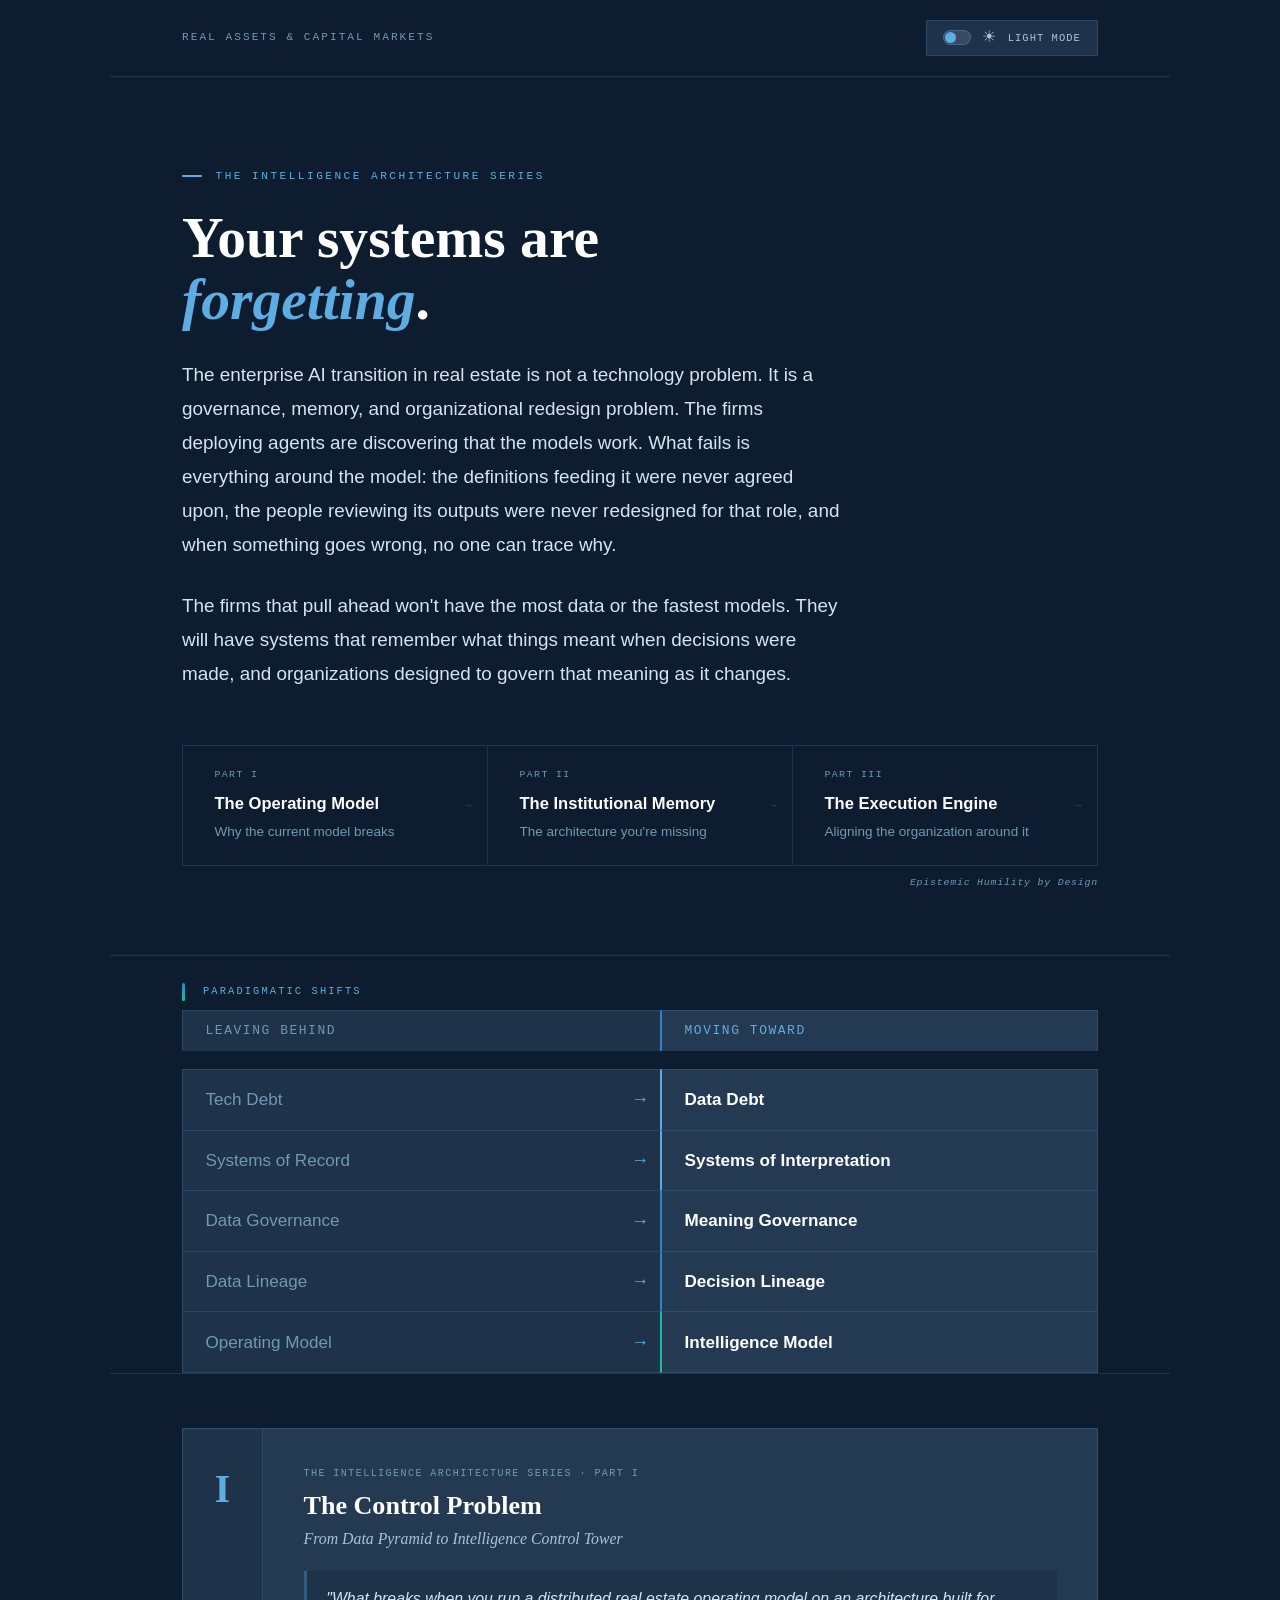
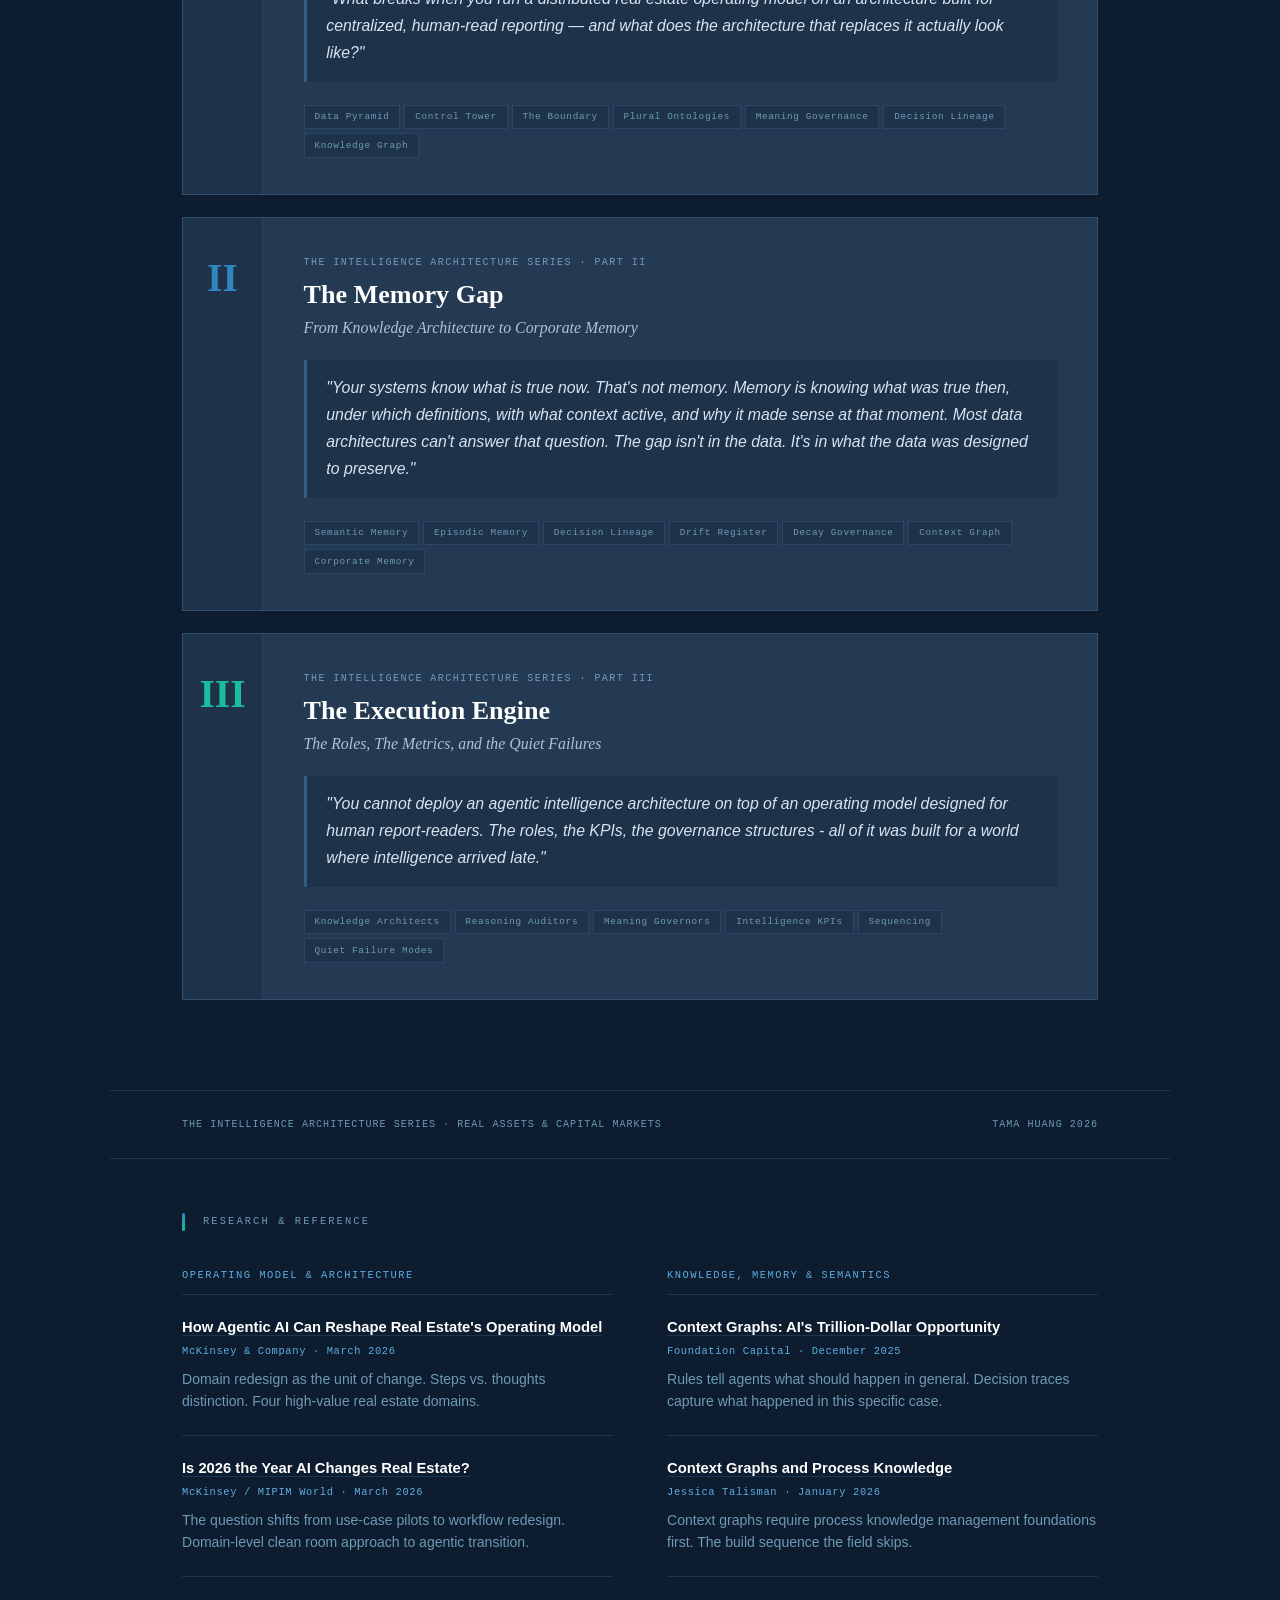
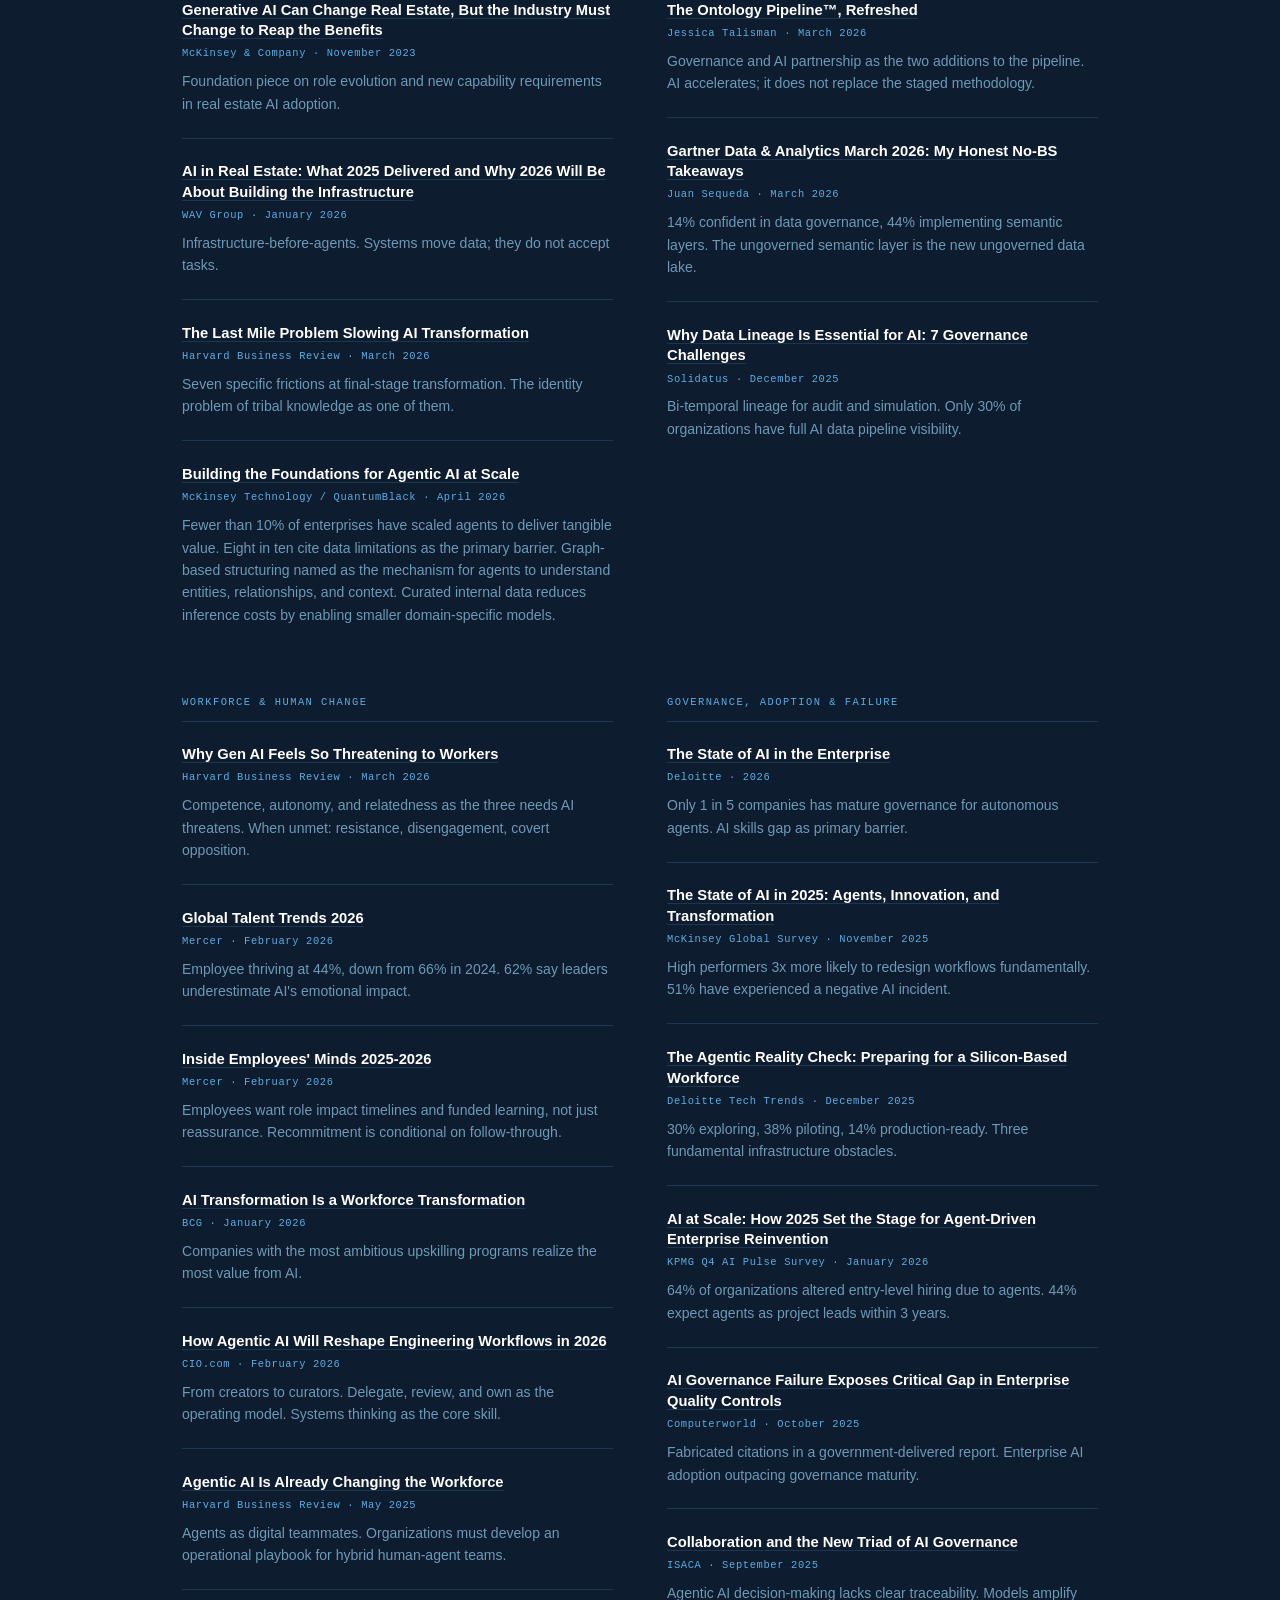
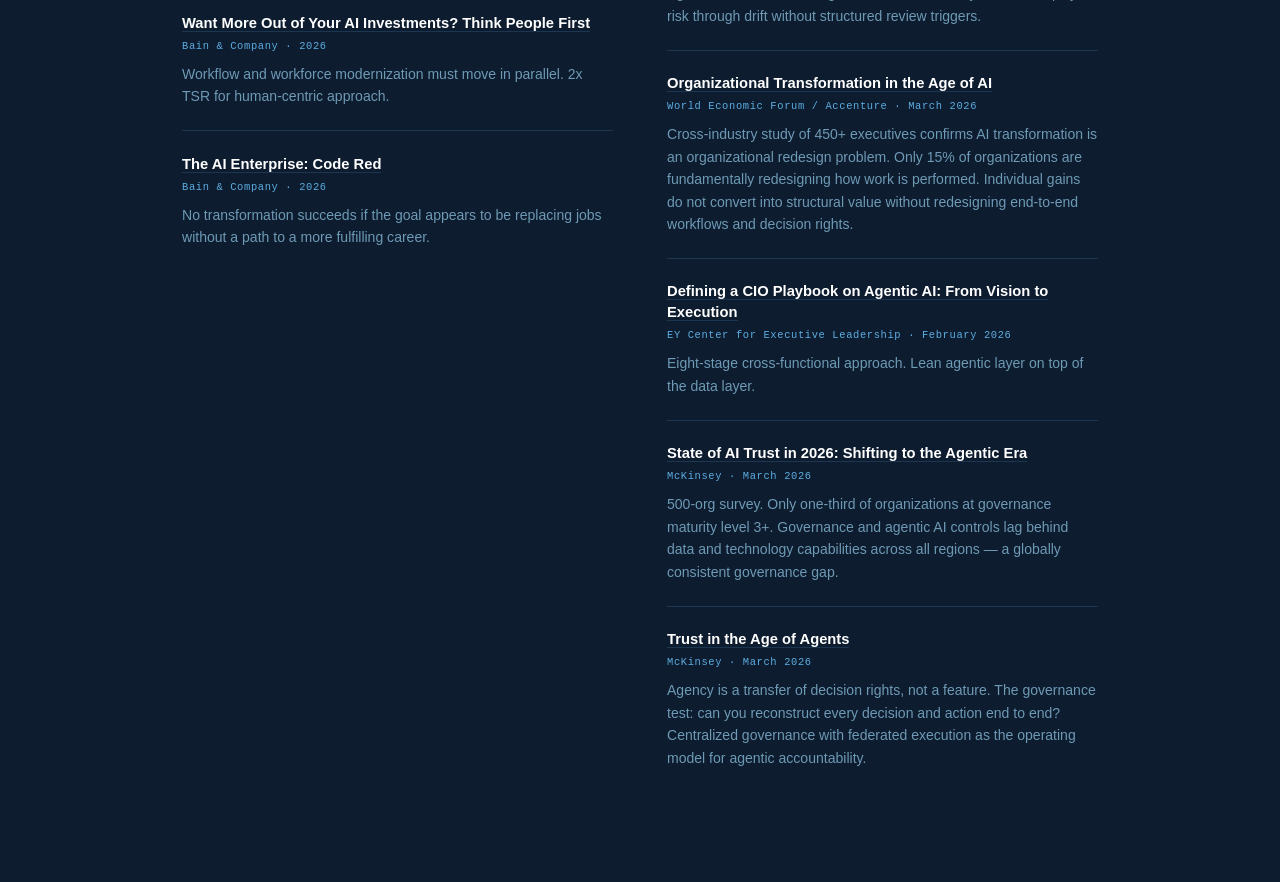
<file: index.html>
<!DOCTYPE html>
<html lang="en">
<head>
<meta charset="UTF-8">
<meta name="viewport" content="width=device-width, initial-scale=1.0">
<title>The Intelligence Architecture Series</title>
<link href="https://fonts.googleapis.com/css2?family=Playfair+Display:ital,wght@0,400;0,700;1,400;1,700&family=Söhne:wght@300;400;500;600&family=JetBrains+Mono:wght@300;400;500&display=swap" rel="stylesheet">
<link rel="stylesheet" href="style.css">
<style>
body { margin-left: 0; }
.s-wrap { max-width: 1060px; margin: 0 auto; display: flex; flex-direction: column; min-height: 100vh; }

/* HEADER */
.s-header {
 display: flex; align-items: center; justify-content: space-between;
 padding: 1.1rem 4rem; border-bottom: 1px solid var(--bd);
 background: var(--bg); position: sticky; top: 0; z-index: 100;
}
.s-brand {
 font-family: var(--font-mono); font-size: 0.62rem;
 letter-spacing: 0.18em; text-transform: uppercase; color: var(--tx-muted);
}
.s-toggle {
 display: flex; align-items: center; gap: 0.6rem;
 padding: 0.5rem 0.9rem; border: 1px solid var(--bd);
 background: var(--bg-panel); color: var(--tx-2);
 font-family: var(--font-mono); font-size: 0.58rem;
 letter-spacing: 0.1em; text-transform: uppercase; cursor: pointer;
 transition: all 0.2s var(--ease);
}
.s-toggle:hover { background: var(--accent); color: #fff; border-color: var(--accent); }
.s-toggle-track { width: 28px; height: 15px; border-radius: 8px; background: rgba(255,255,255,0.12); border: 1px solid rgba(93,173,226,0.3); position: relative; flex-shrink: 0; transition: background 0.2s; }
.s-toggle-thumb { position: absolute; top: 1px; left: 1px; width: 11px; height: 11px; border-radius: 50%; background: var(--blue-lt); transition: transform 0.22s, background 0.2s; }
[data-theme="light"] .s-toggle-track { background: var(--blue-mid); border-color: var(--blue-mid); }
[data-theme="light"] .s-toggle-thumb { background: #fff; transform: translateX(13px); }

/* HERO */
.s-hero { padding: 5rem 4rem 3.5rem; border-bottom: 1px solid var(--bd); }
.s-eyebrow {
 font-family: var(--font-mono); font-size: 0.62rem;
 letter-spacing: 0.22em; text-transform: uppercase;
 color: var(--blue-lt); margin-bottom: 1.2rem;
 display: flex; align-items: center; gap: 0.75rem;
}
.s-eyebrow::before { content: ''; display: inline-block; width: 20px; height: 2px; background: var(--blue-lt); border-radius: 2px; }
.s-title {
 font-family: var(--font-display); font-size: clamp(2.8rem,4.5vw,4.4rem);
 font-weight: 700; line-height: 1.07; color: var(--tx-h); margin-bottom: 1.5rem;
}
.s-title em { font-style: italic; color: var(--blue-lt); }
.s-sub {
 font-size: 1.05rem; color: var(--tx-body); line-height: 1.8;
 max-width: 660px; margin-bottom: 3rem;
}

/* ARC */
.s-arc { display: flex; align-items: stretch; border: 1px solid var(--bd); margin-bottom: 0.5rem; }
.s-arc-step {
 flex: 1; padding: 1.2rem 1.75rem; border-right: 1px solid var(--bd);
 text-decoration: none; display: block; position: relative;
 transition: background 0.18s var(--ease);
}
.s-arc-step:last-child { border-right: none; }
.s-arc-step:hover { background: var(--bg-panel); }
.s-arc-num { font-family: var(--font-mono); font-size: 0.55rem; letter-spacing: 0.14em; text-transform: uppercase; color: var(--tx-muted); margin-bottom: 0.3rem; display: block; }
.s-arc-label { font-size: 0.92rem; font-weight: 600; color: var(--tx-h); margin-bottom: 0.15rem; }
.s-arc-sub { font-size: 0.75rem; color: var(--tx-muted); }
.s-arc-chevron { position: absolute; right: 0.75rem; top: 50%; transform: translateY(-50%); font-size: 0.6rem; color: var(--bd-strong); }
.s-arc-note { font-family: var(--font-mono); font-size: 0.55rem; letter-spacing: 0.08em; color: var(--tx-muted); text-align: right; margin-top: 0.5rem; font-style: italic; }

/* THROUGH-LINE / SHIFTS */
.s-through {
 border-bottom: 1px solid var(--bd);
}
.s-through-header {
 display: flex; align-items: center; gap: 1rem;
 padding: 1.5rem 4rem 0;
}
.s-through-stripe {
 width: 3px; height: 18px; border-radius: 2px; flex-shrink: 0;
 background: linear-gradient(180deg, var(--blue-mid), var(--teal-lt));
}
.s-through-label {
 font-family: var(--font-mono); font-size: 0.58rem;
 letter-spacing: 0.2em; text-transform: uppercase; color: var(--blue-lt);
}

/* Shifts grid, aligned columns */
.s-shifts {
 display: grid;
 grid-template-columns: 1fr 40px 1fr;
 gap: 0;
 padding: 0 4rem 0;
 margin-top: 1rem;
}
.s-shift-row {
 display: contents; /* participates in parent grid */
}
.s-shift-from, .s-shift-arr, .s-shift-to {
 padding: 0.85rem 1.25rem;
 border-top: 1px solid var(--bd);
 display: flex; align-items: center;
}
.s-shift-row:last-child .s-shift-from,
.s-shift-row:last-child .s-shift-arr,
.s-shift-row:last-child .s-shift-to {
 border-bottom: 1px solid var(--bd);
}
/* left col — "from" state */
.s-shift-from {
 font-family: var(--font-body); font-size: 0.95rem;
 color: var(--tx-muted); font-weight: 400;
 background: var(--bg-panel);
 border-right: none;
 border-left: 1px solid var(--bd);
}
/* arrow col */
.s-shift-arr {
 justify-content: center; font-size: 1rem; font-weight: 700;
 color: var(--blue-lt); background: var(--bg-panel);
 border-right: none; padding: 0;
}
/* right col — "to" state */
.s-shift-to {
 font-family: var(--font-body); font-size: 0.95rem;
 font-weight: 600; color: var(--tx-h);
 background: var(--bg-card);
 border-left: 2px solid var(--blue-mid);
 border-right: 1px solid var(--bd);
}
/* accent on the "to" text of each row */
.s-shift-row:nth-child(1) .s-shift-to { border-left-color: var(--blue-lt); }
.s-shift-row:nth-child(2) .s-shift-to { border-left-color: var(--blue-lt); }
.s-shift-row:nth-child(3) .s-shift-to { border-left-color: var(--blue-mid); }
.s-shift-row:nth-child(4) .s-shift-to { border-left-color: var(--blue-mid); }
.s-shift-row:nth-child(5) .s-shift-to { border-left-color: var(--teal-lt); }
.s-shift-row:nth-child(6) .s-shift-to { border-left-color: var(--teal-lt); }
.s-shift-row:nth-child(7) .s-shift-to { border-left-color: var(--teal-lt); }
.s-shift-row:nth-child(8) .s-shift-to { border-left-color: var(--teal-lt); }

/* column header labels */
.s-shifts-headers {
 display: grid; grid-template-columns: 1fr 40px 1fr;
 padding: 0 4rem; margin-top: 0.5rem; margin-bottom: 0;
}
.s-shifts-col-label {
 font-family: var(--font-mono); font-size: 0.72rem;
 letter-spacing: 0.12em; text-transform: uppercase;
 padding: 0.5rem 1.25rem;
}
.s-shifts-col-label.from { color: var(--tx-muted); background: var(--bg-panel); border: 1px solid var(--bd); border-bottom: none; border-right: none; }
.s-shifts-col-label.arr { background: var(--bg-panel); border-top: 1px solid var(--bd); border-bottom: none; }
.s-shifts-col-label.to { color: var(--blue-lt); background: var(--bg-card); border: 1px solid var(--bd); border-bottom: none; border-left: 2px solid var(--blue-mid); }

/* light mode adjustments */
[data-theme="light"] .s-shift-from { background: var(--bg-alt); }
[data-theme="light"] .s-shift-arr { background: var(--bg-alt); }
[data-theme="light"] .s-shift-to { background: var(--bg-card); color: var(--tx-h); }
[data-theme="light"] .s-shifts-col-label.from { background: var(--bg-alt); }
[data-theme="light"] .s-shifts-col-label.arr { background: var(--bg-alt); }
[data-theme="light"] .s-shifts-col-label.to { background: var(--bg-card); }

/* spacing below shifts before pieces */
.s-shifts-end { height: 1px; background: var(--bd); margin: 0 4rem; }

/* PIECES */
.s-pieces { padding: 3rem 4rem 5rem; display: flex; flex-direction: column; gap: 1.25rem; }

.s-piece {
 display: grid; grid-template-columns: 80px 1fr;
 border: 1px solid var(--bd); background: var(--bg-card);
 text-decoration: none; overflow: hidden;
 transition: box-shadow 0.2s var(--ease), transform 0.18s var(--ease);
}
.s-piece:hover { box-shadow: 0 6px 28px rgba(0,0,0,0.18); transform: translateY(-2px); }
.s-piece-num-col {
 padding: 2rem 1.1rem; background: var(--bg-panel); border-right: 1px solid var(--bd);
 display: flex; align-items: flex-start; justify-content: center; padding-top: 2.25rem;
}
.s-piece-num { font-family: var(--font-display); font-size: 2.2rem; font-weight: 700; line-height: 1; }
.n1 { color: var(--blue-lt); } .n2 { color: var(--blue-mid); } .n3 { color: var(--teal-lt); }
.s-piece-body { padding: 2rem 2.25rem; }
.s-piece-series { font-family: var(--font-mono); font-size: 0.56rem; letter-spacing: 0.14em; text-transform: uppercase; color: var(--tx-muted); margin-bottom: 0.45rem; display: block; }
.s-piece-title { font-family: var(--font-display); font-size: 1.45rem; font-weight: 700; color: var(--tx-h); margin-bottom: 0.25rem; line-height: 1.2; }
.s-piece-subtitle { font-family: var(--font-display); font-size: 0.88rem; font-style: italic; color: var(--tx-2); margin-bottom: 1rem; }
.s-piece-q { font-size: 0.88rem; color: var(--tx-body); line-height: 1.7; padding: 0.85rem 1.1rem; margin-bottom: 1.25rem; background: var(--bg-panel); border-left: 3px solid var(--bd-strong); font-style: italic; }
.s-piece-tags { display: flex; flex-wrap: wrap; gap: 4px; }
.s-piece-tag { font-family: var(--font-mono); font-size: 0.52rem; letter-spacing: 0.07em; padding: 0.18rem 0.55rem; border: 1px solid var(--bd); color: var(--tx-muted); background: var(--bg-panel); }

/* FOOTER */
.s-footer { margin-top: auto; padding: 1.4rem 4rem; border-top: 1px solid var(--bd); display: flex; align-items: center; justify-content: space-between; }
.s-footer-note { font-family: var(--font-mono); font-size: 0.56rem; letter-spacing: 0.1em; text-transform: uppercase; color: var(--tx-muted); }

@media (max-width: 768px) {
 .s-header, .s-hero, .s-through-header, .s-shifts-headers, .s-shifts, .s-pieces, .s-footer {
 padding-left: 1.25rem; padding-right: 1.25rem;
 }
 .s-header { padding-top: 0.75rem; padding-bottom: 0.75rem; position: sticky; top: 0; }
 .s-hero { padding-top: 2.5rem; padding-bottom: 2.5rem; }
 .s-title { font-size: clamp(2.4rem, 9vw, 3.4rem); }
 .s-sub { font-size: 0.92rem; margin-bottom: 2rem; }
 .s-arc { flex-direction: column; }
 .s-arc-step { border-right: none; border-bottom: 1px solid var(--bd); }
 .s-arc-chevron { right: 0.5rem; }

 /* Shifts grid */
 .s-shifts { grid-template-columns: 1fr 24px 1fr; padding: 0 1.25rem; }
 .s-shifts-headers { grid-template-columns: 1fr 24px 1fr; padding: 0 1.25rem; }
 .s-shifts-col-label { font-size: 0.6rem; padding: 0.4rem 0.75rem; }
 .s-shift-from, .s-shift-to { font-size: 0.82rem; padding: 0.65rem 0.75rem; }
 .s-shift-arr { font-size: 0.85rem; }

 /* Piece cards */
 .s-piece { grid-template-columns: 56px 1fr; }
 .s-piece-num { font-size: 1.6rem; }
 .s-piece-body { padding: 1.25rem 1rem; }
 .s-piece-title { font-size: 1.15rem; }
 .s-piece-q { font-size: 0.82rem; }
 .s-pieces { padding: 1.5rem 1.25rem 3rem; gap: 0.85rem; }

 /* Footer */
 .s-footer { padding: 1rem 1.25rem; flex-direction: column; gap: 0.4rem; align-items: flex-start; }
}

@media (max-width: 390px) {
 .s-title { font-size: 2.1rem; }
 .s-shifts { grid-template-columns: 1fr 18px 1fr; }
 .s-shifts-headers { grid-template-columns: 1fr 18px 1fr; }
 .s-shift-from, .s-shift-to { font-size: 0.75rem; padding: 0.55rem 0.6rem; }
 .s-shifts-col-label { font-size: 0.55rem; padding: 0.35rem 0.6rem; }
}

/* APPENDIX */
.s-appendix {
  border-top: 1px solid var(--bd);
  padding: 3rem 4rem 5rem;
}
.s-appendix-header {
  display: flex; align-items: center; gap: 1rem; margin-bottom: 2rem;
}
.s-appendix-stripe {
  width: 3px; height: 18px; border-radius: 2px; flex-shrink: 0;
  background: linear-gradient(180deg, var(--blue-mid), var(--teal-lt));
}
.s-appendix-label {
  font-family: var(--font-mono); font-size: 0.58rem;
  letter-spacing: 0.2em; text-transform: uppercase; color: var(--tx-muted);
}
.s-appendix-grid {
  display: grid; grid-template-columns: repeat(2, 1fr); gap: 2.5rem 3rem;
}
.s-appendix-col-head {
  font-family: var(--font-mono); font-size: 0.58rem;
  letter-spacing: 0.14em; text-transform: uppercase;
  color: var(--blue-lt); margin-bottom: 1.25rem; display: block;
  padding-bottom: 0.5rem; border-bottom: 1px solid var(--bd);
}
.s-ref-item {
  margin-bottom: 1.25rem; padding-bottom: 1.25rem;
  border-bottom: 1px solid var(--bd);
}
.s-ref-item:last-child { border-bottom: none; margin-bottom: 0; }
.s-ref-title {
  font-size: 0.82rem; font-weight: 600; color: var(--tx-h);
  line-height: 1.4; margin-bottom: 0.25rem;
}
.s-ref-meta {
  font-family: var(--font-mono); font-size: 0.58rem;
  letter-spacing: 0.06em; color: var(--blue-lt); margin-bottom: 0.4rem;
}
.s-ref-note {
  font-size: 0.78rem; color: var(--tx-muted); line-height: 1.6;
}
.s-ref-title a {
  color: var(--tx-h); text-decoration: none;
  border-bottom: 1px solid var(--bd);
  transition: border-color 0.15s, color 0.15s;
}
.s-ref-title a:hover { color: var(--blue-lt); border-bottom-color: var(--blue-lt); }
@media (max-width: 768px) {
  .s-appendix { padding: 2rem 1.25rem 3rem; }
  .s-appendix-grid { grid-template-columns: 1fr; gap: 2rem; }
}
</style>
</head>
<body>
<div class="s-wrap">

  <div class="s-header">
    <span class="s-brand">Real Assets &amp; Capital Markets</span>
    <button class="s-toggle" id="theme-toggle" onclick="toggleTheme()">
      <span class="s-toggle-track"><span class="s-toggle-thumb"></span></span>
      <span class="theme-icon">☀</span>
      <span class="theme-label">Light mode</span>
    </button>
  </div>

 <div class="s-hero">
 <div class="s-eyebrow">The Intelligence Architecture Series</div>
 <h1 class="s-title">Your systems are<br><em>forgetting</em>.</h1>
 <p class="s-sub">The enterprise AI transition in real estate is not a technology problem. It is a governance, memory, and organizational redesign problem. The firms deploying agents are discovering that the models work. What fails is everything around the model: the definitions feeding it were never agreed upon, the people reviewing its outputs were never redesigned for that role, and when something goes wrong, no one can trace why.</p>
 <p class="s-sub" style="margin-top:-1.5rem">The firms that pull ahead won't have the most data or the fastest models. They will have systems that remember what things meant when decisions were made, and organizations designed to govern that meaning as it changes.</p>

    <div class="s-arc">
      <a href="part-01.html" class="s-arc-step">
        <span class="s-arc-num">Part I</span>
        <div class="s-arc-label">The Operating Model</div>
        <div class="s-arc-sub">Why the current model breaks</div>
        <span class="s-arc-chevron">→</span>
      </a>
      <a href="part-02.html" class="s-arc-step">
        <span class="s-arc-num">Part II</span>
        <div class="s-arc-label">The Institutional Memory</div>
        <div class="s-arc-sub">The architecture you're missing</div>
        <span class="s-arc-chevron">→</span>
      </a>
      <a href="part-03.html" class="s-arc-step">
        <span class="s-arc-num">Part III</span>
        <div class="s-arc-label">The Execution Engine</div>
        <div class="s-arc-sub">Aligning the organization around it</div>
        <span class="s-arc-chevron">→</span>
      </a>
    </div>
    <div class="s-arc-note">Epistemic Humility by Design</div>
  </div>

  <div class="s-through">
    <div class="s-through-header">
      <div class="s-through-stripe"></div>
      <span class="s-through-label">Paradigmatic shifts</span>
    </div>

 <div class="s-shifts-headers">
 <div class="s-shifts-col-label from">Leaving behind</div>
 <div class="s-shifts-col-label arr"></div>
 <div class="s-shifts-col-label to">Moving toward</div>
 </div>

 <div class="s-shifts">

 <div class="s-shift-row">
 <div class="s-shift-from">Tech Debt</div>
 <div class="s-shift-arr">→</div>
 <div class="s-shift-to">Data Debt</div>
 </div>

 <div class="s-shift-row">
 <div class="s-shift-from">Systems of Record</div>
 <div class="s-shift-arr">→</div>
 <div class="s-shift-to">Systems of Interpretation</div>
 </div>

 <div class="s-shift-row">
 <div class="s-shift-from">Data Governance</div>
 <div class="s-shift-arr">→</div>
 <div class="s-shift-to">Meaning Governance</div>
 </div>

 <div class="s-shift-row">
 <div class="s-shift-from">Data Lineage</div>
 <div class="s-shift-arr">→</div>
 <div class="s-shift-to">Decision Lineage</div>
 </div>

 <div class="s-shift-row">
 <div class="s-shift-from">Operating Model</div>
 <div class="s-shift-arr">→</div>
 <div class="s-shift-to">Intelligence Model</div>
 </div>

 </div>
 </div>

 <div class="s-pieces">

    <a href="part-01.html" class="s-piece">
      <div class="s-piece-num-col"><div class="s-piece-num n1">I</div></div>
      <div class="s-piece-body">
        <span class="s-piece-series">The Intelligence Architecture Series · Part I</span>
        <div class="s-piece-title">The Control Problem</div>
        <div class="s-piece-subtitle">From Data Pyramid to Intelligence Control Tower</div>
        <div class="s-piece-q">"What breaks when you run a distributed real estate operating model on an architecture built for centralized, human-read reporting — and what does the architecture that replaces it actually look like?"</div>
        <div class="s-piece-tags">
          <span class="s-piece-tag">Data Pyramid</span>
          <span class="s-piece-tag">Control Tower</span>
          <span class="s-piece-tag">The Boundary</span>
          <span class="s-piece-tag">Plural Ontologies</span>
          <span class="s-piece-tag">Meaning Governance</span>
          <span class="s-piece-tag">Decision Lineage</span>
          <span class="s-piece-tag">Knowledge Graph</span>
        </div>
      </div>
    </a>

 <a href="part-02.html" class="s-piece">
 <div class="s-piece-num-col"><div class="s-piece-num n2">II</div></div>
 <div class="s-piece-body">
 <span class="s-piece-series">The Intelligence Architecture Series · Part II</span>
 <div class="s-piece-title">The Memory Gap</div>
 <div class="s-piece-subtitle">From Knowledge Architecture to Corporate Memory</div>
 <div class="s-piece-q">"Your systems know what is true now. That's not memory. Memory is knowing what was true then, under which definitions, with what context active, and why it made sense at that moment. Most data architectures can't answer that question. The gap isn't in the data. It's in what the data was designed to preserve."</div>
 <div class="s-piece-tags">
 <span class="s-piece-tag">Semantic Memory</span>
 <span class="s-piece-tag">Episodic Memory</span>
 <span class="s-piece-tag">Decision Lineage</span>
 <span class="s-piece-tag">Drift Register</span>
 <span class="s-piece-tag">Decay Governance</span>
 <span class="s-piece-tag">Context Graph</span>
 <span class="s-piece-tag">Corporate Memory</span>
 </div>
 </div>
 </a>

    <a href="part-03.html" class="s-piece">
      <div class="s-piece-num-col"><div class="s-piece-num n3">III</div></div>
      <div class="s-piece-body">
        <span class="s-piece-series">The Intelligence Architecture Series · Part III</span>
        <div class="s-piece-title">The Execution Engine</div>
        <div class="s-piece-subtitle">The Roles, The Metrics, and the Quiet Failures</div>
        <div class="s-piece-q">"You cannot deploy an agentic intelligence architecture on top of an operating model designed for human report-readers. The roles, the KPIs, the governance structures - all of it was built for a world where intelligence arrived late."</div>
        <div class="s-piece-tags">
          <span class="s-piece-tag">Knowledge Architects</span>
          <span class="s-piece-tag">Reasoning Auditors</span>
          <span class="s-piece-tag">Meaning Governors</span>
          <span class="s-piece-tag">Intelligence KPIs</span>
          <span class="s-piece-tag">Sequencing</span>
          <span class="s-piece-tag">Quiet Failure Modes</span>
        </div>
      </div>
    </a>

 </div>

  <div class="s-footer">
    <span class="s-footer-note">The Intelligence Architecture Series · Real Assets &amp; Capital Markets</span>
    <span class="s-footer-note">Tama Huang 2026</span>
  </div>

 <!-- APPENDIX -->
 <div class="s-appendix">
 <div class="s-appendix-header">
 <div class="s-appendix-stripe"></div>
 <span class="s-appendix-label">Research &amp; Reference</span>
 </div>
 <div class="s-appendix-grid">

 <div class="s-appendix-col">
  <div class="s-appendix-col-head">Operating Model &amp; Architecture</div>
  <div class="s-ref-item">
   <div class="s-ref-title"><a href="https://www.mckinsey.com/industries/real-estate/our-insights/how-agentic-ai-can-reshape-real-estates-operating-model" target="_blank" rel="noopener">How Agentic AI Can Reshape Real Estate's Operating Model</a></div>
   <div class="s-ref-meta">McKinsey &amp; Company · March 2026</div>
   <div class="s-ref-note">Domain redesign as the unit of change. Steps vs. thoughts distinction. Four high-value real estate domains.</div>
  </div>
  <div class="s-ref-item">
   <div class="s-ref-title"><a href="https://blog.mipimworld.com/mipim-2026/is-2026-the-year-ai-changes-real-estate/" target="_blank" rel="noopener">Is 2026 the Year AI Changes Real Estate?</a></div>
   <div class="s-ref-meta">McKinsey / MIPIM World · March 2026</div>
   <div class="s-ref-note">The question shifts from use-case pilots to workflow redesign. Domain-level clean room approach to agentic transition.</div>
  </div>
  <div class="s-ref-item">
   <div class="s-ref-title"><a href="https://www.mckinsey.com/industries/real-estate/our-insights/generative-ai-can-change-real-estate-but-the-industry-must-change-to-reap-the-benefits" target="_blank" rel="noopener">Generative AI Can Change Real Estate, But the Industry Must Change to Reap the Benefits</a></div>
   <div class="s-ref-meta">McKinsey &amp; Company · November 2023</div>
   <div class="s-ref-note">Foundation piece on role evolution and new capability requirements in real estate AI adoption.</div>
  </div>
  <div class="s-ref-item">
   <div class="s-ref-title"><a href="https://www.wavgroup.com/2026/01/08/ai-in-real-estate-what-2025-delivered-and-why-2026-will-be-about-building-the-infrastructure-for-agentic-ai/" target="_blank" rel="noopener">AI in Real Estate: What 2025 Delivered and Why 2026 Will Be About Building the Infrastructure</a></div>
   <div class="s-ref-meta">WAV Group · January 2026</div>
   <div class="s-ref-note">Infrastructure-before-agents. Systems move data; they do not accept tasks.</div>
  </div>
  <div class="s-ref-item">
   <div class="s-ref-title"><a href="https://hbr.org/2026/03/the-last-mile-problem-slowing-ai-transformation" target="_blank" rel="noopener">The Last Mile Problem Slowing AI Transformation</a></div>
   <div class="s-ref-meta">Harvard Business Review · March 2026</div>
   <div class="s-ref-note">Seven specific frictions at final-stage transformation. The identity problem of tribal knowledge as one of them.</div>
  </div>
  <div class="s-ref-item">
   <div class="s-ref-title"><a href="https://www.mckinsey.com/capabilities/mckinsey-technology/our-insights/building-the-foundations-for-agentic-ai-at-scale" target="_blank" rel="noopener">Building the Foundations for Agentic AI at Scale</a></div>
   <div class="s-ref-meta">McKinsey Technology / QuantumBlack · April 2026</div>
   <div class="s-ref-note">Fewer than 10% of enterprises have scaled agents to deliver tangible value. Eight in ten cite data limitations as the primary barrier. Graph-based structuring named as the mechanism for agents to understand entities, relationships, and context. Curated internal data reduces inference costs by enabling smaller domain-specific models.</div>
  </div>
 </div>

 <div class="s-appendix-col">
  <div class="s-appendix-col-head">Knowledge, Memory &amp; Semantics</div>
  <div class="s-ref-item">
   <div class="s-ref-title"><a href="https://foundationcapital.com/context-graphs-ais-trillion-dollar-opportunity/" target="_blank" rel="noopener">Context Graphs: AI's Trillion-Dollar Opportunity</a></div>
   <div class="s-ref-meta">Foundation Capital · December 2025</div>
   <div class="s-ref-note">Rules tell agents what should happen in general. Decision traces capture what happened in this specific case.</div>
  </div>
  <div class="s-ref-item">
   <div class="s-ref-title"><a href="https://jessicatalisman.substack.com/p/context-graphs-and-process-knowledge" target="_blank" rel="noopener">Context Graphs and Process Knowledge</a></div>
   <div class="s-ref-meta">Jessica Talisman · January 2026</div>
   <div class="s-ref-note">Context graphs require process knowledge management foundations first. The build sequence the field skips.</div>
  </div>
  <div class="s-ref-item">
   <div class="s-ref-title"><a href="https://jessicatalisman.substack.com/p/the-ontology-pipeline-refreshed" target="_blank" rel="noopener">The Ontology Pipeline™, Refreshed</a></div>
   <div class="s-ref-meta">Jessica Talisman · March 2026</div>
   <div class="s-ref-note">Governance and AI partnership as the two additions to the pipeline. AI accelerates; it does not replace the staged methodology.</div>
  </div>
  <div class="s-ref-item">
   <div class="s-ref-title"><a href="https://juansequeda.substack.com/p/gartner-data-and-analytics-march" target="_blank" rel="noopener">Gartner Data &amp; Analytics March 2026: My Honest No-BS Takeaways</a></div>
   <div class="s-ref-meta">Juan Sequeda · March 2026</div>
   <div class="s-ref-note">14% confident in data governance, 44% implementing semantic layers. The ungoverned semantic layer is the new ungoverned data lake.</div>
  </div>
  <div class="s-ref-item">
   <div class="s-ref-title"><a href="https://www.solidatus.com/blog/why-data-lineage-is-essential-for-ai-7-governance-challenges-solved-by-ai-ready-lineage/" target="_blank" rel="noopener">Why Data Lineage Is Essential for AI: 7 Governance Challenges</a></div>
   <div class="s-ref-meta">Solidatus · December 2025</div>
   <div class="s-ref-note">Bi-temporal lineage for audit and simulation. Only 30% of organizations have full AI data pipeline visibility.</div>
  </div>
 </div>

 <div class="s-appendix-col">
  <div class="s-appendix-col-head">Workforce &amp; Human Change</div>
  <div class="s-ref-item">
   <div class="s-ref-title"><a href="https://hbr.org/2026/03/why-gen-ai-feels-so-threatening-to-workers" target="_blank" rel="noopener">Why Gen AI Feels So Threatening to Workers</a></div>
   <div class="s-ref-meta">Harvard Business Review · March 2026</div>
   <div class="s-ref-note">Competence, autonomy, and relatedness as the three needs AI threatens. When unmet: resistance, disengagement, covert opposition.</div>
  </div>
  <div class="s-ref-item">
   <div class="s-ref-title"><a href="https://www.mercer.com/about/newsroom/mercer-s-global-talent-trends-2026-report/" target="_blank" rel="noopener">Global Talent Trends 2026</a></div>
   <div class="s-ref-meta">Mercer · February 2026</div>
   <div class="s-ref-note">Employee thriving at 44%, down from 66% in 2024. 62% say leaders underestimate AI's emotional impact.</div>
  </div>
  <div class="s-ref-item">
   <div class="s-ref-title"><a href="https://www.mercer.com/en-us/insights/talent-and-transformation/attracting-and-retaining-talent/workforce-doubles-down-under-pressure/" target="_blank" rel="noopener">Inside Employees' Minds 2025-2026</a></div>
   <div class="s-ref-meta">Mercer · February 2026</div>
   <div class="s-ref-note">Employees want role impact timelines and funded learning, not just reassurance. Recommitment is conditional on follow-through.</div>
  </div>
  <div class="s-ref-item">
   <div class="s-ref-title"><a href="https://www.bcg.com/publications/2026/ai-transformation-is-a-workforce-transformation" target="_blank" rel="noopener">AI Transformation Is a Workforce Transformation</a></div>
   <div class="s-ref-meta">BCG · January 2026</div>
   <div class="s-ref-note">Companies with the most ambitious upskilling programs realize the most value from AI.</div>
  </div>
  <div class="s-ref-item">
   <div class="s-ref-title"><a href="https://www.cio.com/article/4134741/how-agentic-ai-will-reshape-engineering-workflows-in-2026.html" target="_blank" rel="noopener">How Agentic AI Will Reshape Engineering Workflows in 2026</a></div>
   <div class="s-ref-meta">CIO.com · February 2026</div>
   <div class="s-ref-note">From creators to curators. Delegate, review, and own as the operating model. Systems thinking as the core skill.</div>
  </div>
  <div class="s-ref-item">
   <div class="s-ref-title"><a href="https://hbr.org/2025/05/agentic-ai-is-already-changing-the-workforce" target="_blank" rel="noopener">Agentic AI Is Already Changing the Workforce</a></div>
   <div class="s-ref-meta">Harvard Business Review · May 2025</div>
   <div class="s-ref-note">Agents as digital teammates. Organizations must develop an operational playbook for hybrid human-agent teams.</div>
  </div>
  <div class="s-ref-item">
   <div class="s-ref-title"><a href="https://www.bain.com/insights/want-more-out-of-your-ai-investments-think-people-first/" target="_blank" rel="noopener">Want More Out of Your AI Investments? Think People First</a></div>
   <div class="s-ref-meta">Bain &amp; Company · 2026</div>
   <div class="s-ref-note">Workflow and workforce modernization must move in parallel. 2x TSR for human-centric approach.</div>
  </div>
  <div class="s-ref-item">
   <div class="s-ref-title"><a href="https://www.bain.com/insights/ai-enterprise-code-red/" target="_blank" rel="noopener">The AI Enterprise: Code Red</a></div>
   <div class="s-ref-meta">Bain &amp; Company · 2026</div>
   <div class="s-ref-note">No transformation succeeds if the goal appears to be replacing jobs without a path to a more fulfilling career.</div>
  </div>
 </div>

 <div class="s-appendix-col">
  <div class="s-appendix-col-head">Governance, Adoption &amp; Failure</div>
  <div class="s-ref-item">
   <div class="s-ref-title"><a href="https://www.deloitte.com/us/en/what-we-do/capabilities/applied-artificial-intelligence/content/state-of-ai-in-the-enterprise.html" target="_blank" rel="noopener">The State of AI in the Enterprise</a></div>
   <div class="s-ref-meta">Deloitte · 2026</div>
   <div class="s-ref-note">Only 1 in 5 companies has mature governance for autonomous agents. AI skills gap as primary barrier.</div>
  </div>
  <div class="s-ref-item">
   <div class="s-ref-title"><a href="https://www.mckinsey.com/capabilities/quantumblack/our-insights/the-state-of-ai" target="_blank" rel="noopener">The State of AI in 2025: Agents, Innovation, and Transformation</a></div>
   <div class="s-ref-meta">McKinsey Global Survey · November 2025</div>
   <div class="s-ref-note">High performers 3x more likely to redesign workflows fundamentally. 51% have experienced a negative AI incident.</div>
  </div>
  <div class="s-ref-item">
   <div class="s-ref-title"><a href="https://www.deloitte.com/us/en/insights/topics/technology-management/tech-trends/2026/agentic-ai-strategy.html" target="_blank" rel="noopener">The Agentic Reality Check: Preparing for a Silicon-Based Workforce</a></div>
   <div class="s-ref-meta">Deloitte Tech Trends · December 2025</div>
   <div class="s-ref-note">30% exploring, 38% piloting, 14% production-ready. Three fundamental infrastructure obstacles.</div>
  </div>
  <div class="s-ref-item">
   <div class="s-ref-title"><a href="https://kpmg.com/us/en/media/news/q4-ai-pulse.html" target="_blank" rel="noopener">AI at Scale: How 2025 Set the Stage for Agent-Driven Enterprise Reinvention</a></div>
   <div class="s-ref-meta">KPMG Q4 AI Pulse Survey · January 2026</div>
   <div class="s-ref-note">64% of organizations altered entry-level hiring due to agents. 44% expect agents as project leads within 3 years.</div>
  </div>
  <div class="s-ref-item">
   <div class="s-ref-title"><a href="https://www.computerworld.com/article/4069521/deloittes-ai-governance-failure-exposes-critical-gap-in-enterprise-quality-controls.html" target="_blank" rel="noopener">AI Governance Failure Exposes Critical Gap in Enterprise Quality Controls</a></div>
   <div class="s-ref-meta">Computerworld · October 2025</div>
   <div class="s-ref-note">Fabricated citations in a government-delivered report. Enterprise AI adoption outpacing governance maturity.</div>
  </div>
  <div class="s-ref-item">
   <div class="s-ref-title"><a href="https://www.isaca.org/resources/news-and-trends/industry-news/2025/collaboration-and-the-new-triad-of-ai-governance" target="_blank" rel="noopener">Collaboration and the New Triad of AI Governance</a></div>
   <div class="s-ref-meta">ISACA · September 2025</div>
   <div class="s-ref-note">Agentic AI decision-making lacks clear traceability. Models amplify risk through drift without structured review triggers.</div>
  </div>
  <div class="s-ref-item">
   <div class="s-ref-title"><a href="https://www.weforum.org/publications/organizational-transformation-in-the-age-of-ai-how-organizations-maximize-ais-potential/" target="_blank" rel="noopener">Organizational Transformation in the Age of AI</a></div>
   <div class="s-ref-meta">World Economic Forum / Accenture · March 2026</div>
   <div class="s-ref-note">Cross-industry study of 450+ executives confirms AI transformation is an organizational redesign problem. Only 15% of organizations are fundamentally redesigning how work is performed. Individual gains do not convert into structural value without redesigning end-to-end workflows and decision rights.</div>
  </div>
  <div class="s-ref-item">
   <div class="s-ref-title"><a href="https://www.ey.com/en_gl/insights/technology/cio-playbook-agentic-ai" target="_blank" rel="noopener">Defining a CIO Playbook on Agentic AI: From Vision to Execution</a></div>
   <div class="s-ref-meta">EY Center for Executive Leadership · February 2026</div>
   <div class="s-ref-note">Eight-stage cross-functional approach. Lean agentic layer on top of the data layer.</div>
  </div>
  <div class="s-ref-item">
   <div class="s-ref-title"><a href="https://www.mckinsey.com/capabilities/tech-and-ai/our-insights/tech-forward/state-of-ai-trust-in-2026-shifting-to-the-agentic-era" target="_blank" rel="noopener">State of AI Trust in 2026: Shifting to the Agentic Era</a></div>
   <div class="s-ref-meta">McKinsey · March 2026</div>
   <div class="s-ref-note">500-org survey. Only one-third of organizations at governance maturity level 3+. Governance and agentic AI controls lag behind data and technology capabilities across all regions — a globally consistent governance gap.</div>
  </div>
  <div class="s-ref-item">
   <div class="s-ref-title"><a href="https://www.mckinsey.com/capabilities/risk-and-resilience/our-insights/trust-in-the-age-of-agents" target="_blank" rel="noopener">Trust in the Age of Agents</a></div>
   <div class="s-ref-meta">McKinsey · March 2026</div>
   <div class="s-ref-note">Agency is a transfer of decision rights, not a feature. The governance test: can you reconstruct every decision and action end to end? Centralized governance with federated execution as the operating model for agentic accountability.</div>
  </div>
 </div>

</div>
 </div>

</div>
<script>
function getTheme() { return localStorage.getItem('ma-theme') || 'dark'; }
function applyTheme(t) {
 document.documentElement.setAttribute('data-theme', t);
 localStorage.setItem('ma-theme', t);
 const btn = document.getElementById('theme-toggle');
 if (!btn) return;
 btn.querySelector('.theme-label').textContent = t === 'light' ? 'Dark mode' : 'Light mode';
 btn.querySelector('.theme-icon').textContent = t === 'light' ? '🌙' : '☀';
}
function toggleTheme() { applyTheme(getTheme() === 'dark' ? 'light' : 'dark'); }
document.addEventListener('DOMContentLoaded', () => applyTheme(getTheme()));
</script>
</body>
</html>
</file>
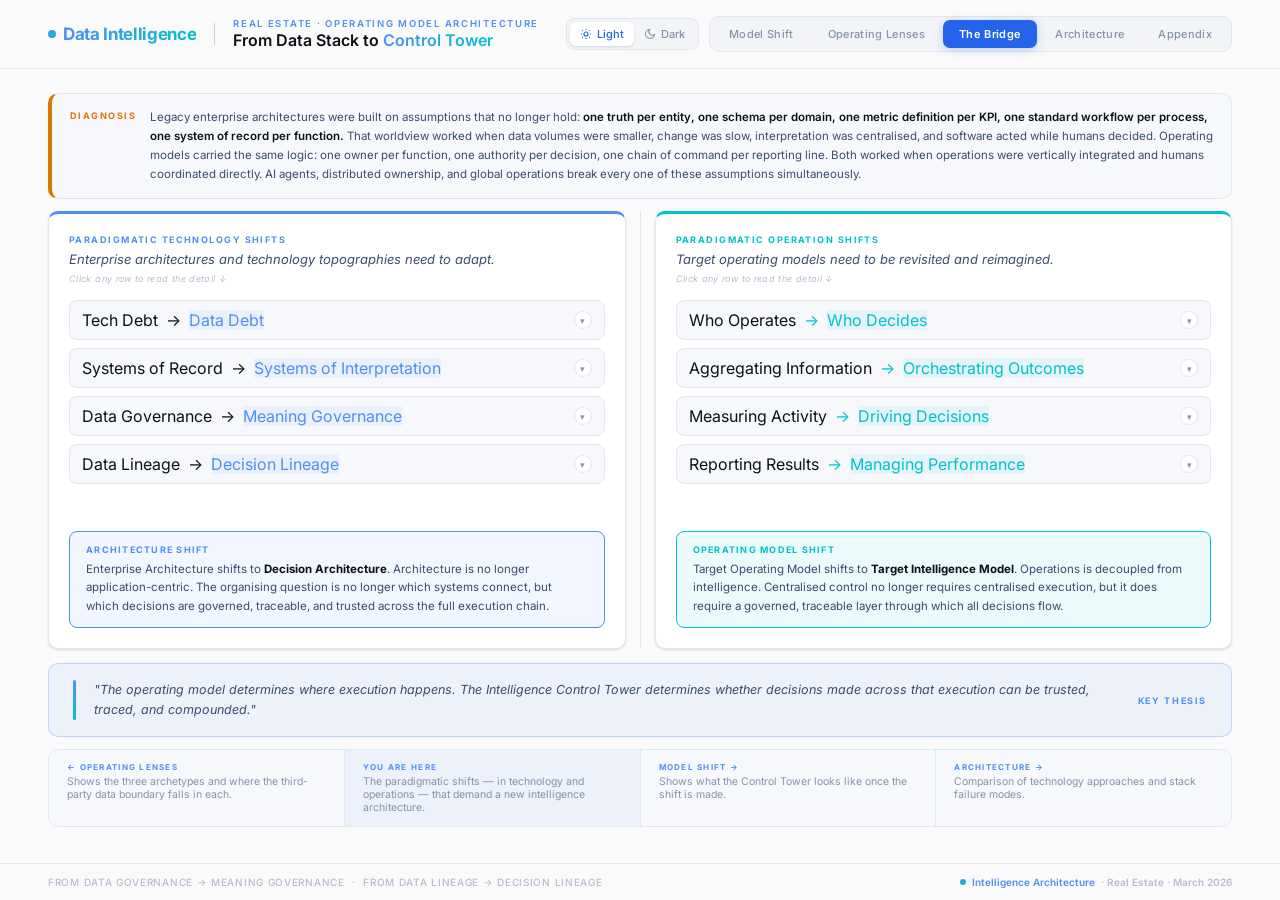
<file: Brookfield_1Q2026.html>
<!DOCTYPE html>
<html lang="en" data-theme="light">
<head>
<meta charset="UTF-8" />
<meta name="viewport" content="width=device-width, initial-scale=1.0" />
<title>Operating Model Intelligence — Real Estate Data Architecture</title>
<link href="https://fonts.googleapis.com/css2?family=Inter:wght@300;400;500;600;700&display=swap" rel="stylesheet">
<style>
/* ═══════════════════════════════════════════════════════════════════
   DESIGN TOKENS — Light & Dark via CSS custom properties
═══════════════════════════════════════════════════════════════════ */

:root {
  /* Shared / invariant */
  --blue:        #4F8EF7;
  --blue-bright: #6BA3FF;
  --blue-deep:   #2563EB;
  --teal:        #00C2CB;
  --green:       #16A34A;
  --green-bg:    #DCFCE7;
  --amber:       #D97706;
  --amber-bg:    #FEF3C7;
  --red:         #DC2626;
  --red-bg:      #FEE2E2;
  --shadow-sm:   0 1px 3px rgba(0,0,0,0.08), 0 1px 2px rgba(0,0,0,0.06);
  --shadow-md:   0 4px 12px rgba(0,0,0,0.1), 0 2px 4px rgba(0,0,0,0.06);
  --radius:      10px;
}

/* ── LIGHT THEME ─────────────────────────────────────────────────── */
[data-theme="light"] {
  --bg:            #FAFAFA;
  --bg-alt:        #F2F4F8;
  --surface:       #FFFFFF;
  --surface-alt:   #F7F8FC;
  --surface-hover: #EEF2FF;
  --border:        #E2E6F0;
  --border-strong: #C8D0E4;
  --text-primary:  #0D1117;
  --text-secondary:#3D4B6B;
  --text-muted:    #8892A8;
  --text-faint:    #B4BCCE;
  --header-bg:     rgba(250,250,250,0.96);
  --header-border: #E2E6F0;

  /* Accent tints — light */
  --blue-tint:     rgba(79,142,247,0.08);
  --blue-tint-md:  rgba(79,142,247,0.14);
  --blue-border:   rgba(79,142,247,0.3);
  --teal-tint:     rgba(0,194,203,0.08);
  --teal-border:   rgba(0,194,203,0.28);
  --amber-tint:    rgba(217,119,6,0.08);
  --amber-border:  rgba(217,119,6,0.28);
  --red-tint:      rgba(220,38,38,0.07);
  --red-border:    #EF4444;

  /* Layer bg — light */
  --layer-1:       #F7F9FE;
  --layer-2:       #F2F5FD;
  --layer-3:       #ECF0FC;
  --layer-4:       #E6EBF9;
  --layer-bad:     #FDF4F4;

  /* Tag colors — light mode solid */
  --tag-internal-bg: #16A34A; --tag-internal-text: #fff;
  --tag-staff-bg:    #2563EB; --tag-staff-text:    #fff;
  --tag-3p-bg:       #DC2626; --tag-3p-text:       #fff;

  /* Pyramid layer fills — light */
  --pyr-1: #F0E8E8;
  --pyr-2: #F5F0E8;
  --pyr-3: #EAF0F8;
  --pyr-4: #E4EDF7;
  --pyr-5: #DDE7F6;
}

/* ── DARK THEME ──────────────────────────────────────────────────── */
[data-theme="dark"] {
  --bg:            #0A0A1A;
  --bg-alt:        #0E0E22;
  --surface:       #111128;
  --surface-alt:   #16162E;
  --surface-hover: #1A1A38;
  --border:        rgba(255,255,255,0.08);
  --border-strong: rgba(255,255,255,0.14);
  --text-primary:  #F0F2FF;
  --text-secondary:#A8B2D8;
  --text-muted:    #8B95B8;
  --text-faint:    #4A5080;
  --header-bg:     rgba(10,10,26,0.95);
  --header-border: rgba(255,255,255,0.07);

  --blue-tint:     rgba(79,142,247,0.1);
  --blue-tint-md:  rgba(79,142,247,0.18);
  --blue-border:   rgba(79,142,247,0.28);
  --teal-tint:     rgba(0,194,203,0.08);
  --teal-border:   rgba(0,194,203,0.22);
  --amber-tint:    rgba(245,158,11,0.1);
  --amber-border:  rgba(245,158,11,0.25);
  --red-tint:      rgba(239,68,68,0.1);
  --red-border:    #EF4444;

  --layer-1:       #1A0A0A;
  --layer-2:       #1A1008;
  --layer-3:       #0D1525;
  --layer-4:       #0D1A35;
  --layer-bad:     rgba(239,68,68,0.1);

  --tag-internal-bg: #16A34A; --tag-internal-text: #fff;
  --tag-staff-bg:    #2563EB; --tag-staff-text:    #fff;
  --tag-3p-bg:       #DC2626; --tag-3p-text:       #fff;

  --pyr-1: #1A0A0A;
  --pyr-2: #1A1008;
  --pyr-3: #0D1525;
  --pyr-4: #0D1A35;
  --pyr-5: #0D2045;
}

/* ═══════════════════════════════════════════════════════════════════
   BASE STYLES
═══════════════════════════════════════════════════════════════════ */
* { box-sizing: border-box; margin: 0; padding: 0; }

body {
  background: var(--bg);
  min-height: 100vh;
  font-family: 'Inter', -apple-system, BlinkMacSystemFont, sans-serif;
  color: var(--text-primary);
  display: flex;
  flex-direction: column;
  transition: background 0.25s, color 0.25s;
}

/* ── HEADER ─────────────────────────────────────────────────────── */
.header {
  padding: 16px 48px;
  display: flex;
  align-items: center;
  justify-content: space-between;
  border-bottom: 1px solid var(--header-border);
  flex-wrap: wrap;
  gap: 14px;
  background: var(--header-bg);
  position: sticky;
  top: 0;
  z-index: 100;
  backdrop-filter: blur(12px);
  transition: background 0.25s, border-color 0.25s;
}
.header-left { display:flex; align-items:center; gap:18px; }
.brand-logo {
  font-size: 17px; font-weight: 700;
  color: var(--text-primary);
  letter-spacing: -0.02em;
  display: flex; align-items: center; gap: 7px;
}
.brand-logo-dot {
  width: 8px; height: 8px; border-radius: 50%;
  background: linear-gradient(135deg, var(--blue), var(--teal));
  flex-shrink: 0;
}
.header-divider { width:1px; height:22px; background:var(--border-strong); }
.header-eyebrow {
  font-size: 9.5px; letter-spacing: 0.18em; color: var(--blue);
  text-transform: uppercase; font-weight: 600; margin-bottom: 2px;
}
.header h1 { font-size: 16px; font-weight: 600; color: var(--text-primary); line-height: 1.2; }
.header h1 span {
  background: linear-gradient(90deg, var(--blue), var(--teal));
  -webkit-background-clip: text; -webkit-text-fill-color: transparent; background-clip: text;
}
.controls-bar { display:flex; align-items:center; gap:10px; flex-wrap:wrap; justify-content:flex-end; }

/* ── THEME TOGGLE ────────────────────────────────────────────────── */
.theme-toggle {
  display: flex;
  align-items: center;
  gap: 0;
  background: var(--bg-alt);
  border: 1px solid var(--border);
  border-radius: 8px;
  padding: 3px;
  cursor: pointer;
  transition: all 0.18s;
}
.theme-opt {
  padding: 5px 10px;
  border-radius: 6px;
  font-size: 11px;
  font-weight: 500;
  color: var(--text-muted);
  cursor: pointer;
  transition: all 0.18s;
  display: flex; align-items: center; gap: 5px;
  border: none; background: transparent;
  font-family: 'Inter', sans-serif;
}
.theme-opt.active {
  background: var(--surface);
  color: var(--text-primary);
  box-shadow: var(--shadow-sm);
}
[data-theme="light"] .theme-opt.active { color: var(--blue-deep); }
[data-theme="dark"] .theme-opt.active  { color: var(--blue-bright); }
.theme-opt svg { width:12px; height:12px; flex-shrink:0; }

/* ── TAB NAV ─────────────────────────────────────────────────────── */
.tab-nav {
  display: flex;
  background: var(--bg-alt);
  border-radius: 10px;
  padding: 3px; gap: 2px;
  border: 1px solid var(--border);
}
.tab-btn {
  padding: 7px 16px; border-radius: 7px; border: none; cursor: pointer;
  font-family: 'Inter', sans-serif; font-size: 11px; font-weight: 500;
  letter-spacing: 0.03em; background: transparent; color: var(--text-muted);
  transition: all 0.18s; white-space: nowrap;
}
.tab-btn:hover { color: var(--text-primary); background: var(--surface-hover); }
.tab-btn.active {
  background: var(--blue-deep); color: #fff; font-weight: 600;
  box-shadow: 0 2px 10px rgba(37,99,235,0.35);
}
[data-theme="light"] .tab-btn.active { box-shadow: 0 2px 10px rgba(37,99,235,0.25); }

/* ── TOGGLE (before/after/compare) ──────────────────────────────── */
.toggle-group {
  display:flex; background: var(--bg-alt); border-radius:8px;
  padding:3px; gap:2px; border:1px solid var(--border);
}
.toggle-btn {
  padding:6px 13px; border-radius:6px; border:none; cursor:pointer;
  font-family:'Inter',sans-serif; font-size:11px; font-weight:500;
  background:transparent; color:var(--text-muted); transition:all 0.18s;
}
.toggle-btn:hover { color:var(--text-primary); }
.toggle-btn.active {
  background: var(--blue-tint-md);
  color: var(--blue-bright);
  font-weight:600;
  border: 1px solid var(--blue-border);
}
[data-theme="light"] .toggle-btn.active {
  color: var(--blue-deep);
  background: rgba(37,99,235,0.08);
  border-color: rgba(37,99,235,0.25);
}

/* ── MAIN ────────────────────────────────────────────────────────── */
.main { display:flex; flex:1; padding:24px 48px 36px; gap:24px; align-items:stretch; }

/* ── TAB SECTIONS ─────────────────────────────────────────────────── */
.tab-section { display:none; width:100%; }
.tab-section.active { display:flex; flex-direction:column; flex:1; }

/* ── PANELS ──────────────────────────────────────────────────────── */
.panels-row { display:flex; flex:1; gap:22px; }
.panel { flex:1; display:flex; flex-direction:column; }
.panel-label-small { font-size:10px; letter-spacing:0.14em; text-transform:uppercase; font-weight:700; margin-bottom:4px; }
.panel-title { font-size:16px; color:var(--text-primary); font-weight:600; }
.panel-subtitle { font-size:12px; color:var(--text-muted); font-style:italic; margin-top:4px; margin-bottom:16px; }
.divider { width:1px; background:var(--border); margin:0 4px; flex-shrink:0; }

/* ── PYRAMID ─────────────────────────────────────────────────────── */
.pyramid-container { flex:1; display:flex; flex-direction:column; align-items:stretch; justify-content:flex-start; gap:4px; padding-top:4px; }
.flow-label { font-size:10px; color:var(--blue); letter-spacing:0.12em; font-weight:600; text-transform:uppercase; margin-bottom:8px; }
.pyramid-layer {
  display:flex; align-items:center; justify-content:space-between;
  padding:0 16px; border-radius:8px;
  border:1px solid var(--border); box-shadow: var(--shadow-sm);
}
.pyramid-layer-title { font-size:13px; font-weight:600; color:var(--text-primary); }
.pyramid-layer-sub { font-size:11px; color:var(--text-muted); margin-top:2px; }
.tag { font-size:9px; letter-spacing:0.1em; padding:3px 8px; border-radius:4px; font-weight:700; color:#fff; flex-shrink:0; margin-left:12px; }
.pyramid-note { font-size:11px; color:var(--text-faint); font-style:italic; margin-top:14px; text-align:center; line-height:1.5; }

/* ── TOWER ───────────────────────────────────────────────────────── */
.new-layers { flex:1; display:flex; flex-direction:column; gap:8px; justify-content:center; }
.new-layer-wrap { position:relative; }
.new-layer {
  border-radius:10px; display:flex; align-items:center; padding:0 18px;
  gap:14px; position:relative; z-index:1;
  border:1px solid var(--border); box-shadow:var(--shadow-sm);
  background: var(--surface);
}
.new-layer.highlighted {
  border: 1px solid var(--blue-border);
  box-shadow: 0 0 0 1px var(--blue-border), var(--shadow-md);
}
[data-theme="light"] .new-layer.highlighted {
  background: linear-gradient(135deg, rgba(37,99,235,0.04), rgba(0,194,203,0.03));
}
[data-theme="dark"] .new-layer.highlighted {
  background: linear-gradient(135deg, rgba(37,99,235,0.2), rgba(0,194,203,0.12));
}
.layer-icon { width:34px; height:34px; border-radius:50%; display:flex; align-items:center; justify-content:center; font-size:15px; flex-shrink:0; border:1px solid var(--border); background:var(--surface-alt); }
.layer-body { flex:1; min-width:0; }
.layer-name { font-size:11px; font-weight:700; letter-spacing:0.08em; }
.layer-sub { font-size:11px; color:var(--text-muted); margin-top:2px; }
.pills { display:flex; gap:5px; flex-shrink:0; flex-wrap:wrap; justify-content:flex-end; }
.pill { font-size:9px; padding:3px 8px; border-radius:20px; font-weight:500; letter-spacing:0.04em; white-space:nowrap; border:1px solid var(--border); background:var(--surface-alt); color:var(--text-secondary); }
.connector-line { display:flex; justify-content:center; height:10px; }
.connector-line div { width:1px; background:var(--border-strong); }

/* ── PRINCIPLE BOX ───────────────────────────────────────────────── */
.principle-box {
  margin-top:12px; background:var(--blue-tint);
  border:1px solid var(--blue-border); border-radius:10px;
  padding:16px 20px; display:flex; gap:20px; align-items:center;
}
.principle-eyebrow { font-size:9px; letter-spacing:0.18em; color:var(--blue); text-transform:uppercase; font-weight:700; margin-bottom:5px; }
.principle-quote { font-size:12px; color:var(--text-secondary); font-style:italic; line-height:1.6; }
.vertical-tags { display:flex; flex-direction:column; gap:5px; }
.vtag { font-size:8px; color:var(--blue); font-weight:600; letter-spacing:0.08em; text-transform:uppercase; padding:5px 10px; background:var(--blue-tint); border-radius:5px; border:1px solid var(--blue-border); white-space:nowrap; }

/* ── SECTION HEADER ──────────────────────────────────────────────── */
.section-header-bar { margin-bottom:18px; }
.section-eyebrow { font-size:10px; letter-spacing:0.18em; color:var(--blue); text-transform:uppercase; font-weight:600; margin-bottom:5px; }
.section-title { font-size:20px; font-weight:700; color:var(--text-primary); letter-spacing:-0.02em; margin-bottom:5px; }
.section-subtitle { font-size:12px; color:var(--text-muted); font-style:italic; }

/* ── LENSES ──────────────────────────────────────────────────────── */
.lenses-grid { display:grid; grid-template-columns:1fr 1fr 1fr; gap:16px; flex:1; }
.lens-col { display:flex; flex-direction:column; }
.lens-col-header { display:flex; align-items:flex-start; gap:12px; margin-bottom:12px; }
.lens-num { width:30px; height:30px; border-radius:50%; display:flex; align-items:center; justify-content:center; font-size:11px; font-weight:700; flex-shrink:0; }
.lens-col-title { font-size:13px; font-weight:700; color:var(--text-primary); margin-bottom:2px; }
.lens-col-sub { font-size:10px; color:var(--text-muted); line-height:1.4; }
.lens-accent-line { height:2px; border-radius:2px; margin-bottom:10px; }
.lens-stack { display:flex; flex-direction:column; gap:3px; }
.lens-row {
  display:flex; align-items:center; justify-content:space-between;
  padding:9px 12px 9px 14px; border-radius:7px;
  border-left:3px solid transparent; background:var(--surface-alt);
}
.lens-row-label { font-size:11px; flex:1; color:var(--text-secondary); font-weight:500; }
.lens-row-tag { font-size:8px; font-weight:700; letter-spacing:0.06em; padding:3px 8px; border-radius:4px; flex-shrink:0; margin-left:8px; }
.lens-connector { text-align:center; font-size:11px; color:var(--text-faint); margin:1px 0; }
.boundary-line { display:flex; align-items:center; gap:8px; margin:5px 0; }
.boundary-dash { flex:1; border-top:1.5px dashed var(--red); }
.boundary-label { font-size:8.5px; color:var(--red); font-style:italic; white-space:nowrap; font-weight:500; }
.lens-note { margin-top:10px; padding:12px 14px; background:var(--surface-alt); border-left:3px solid; border-radius:0 7px 7px 0; font-size:10.5px; color:var(--text-muted); line-height:1.55; }

/* ── BRIDGE ROWS ─────────────────────────────────────────────────── */
.bridge-row { display:flex; border-radius:10px; overflow:hidden; border:1px solid var(--border); box-shadow:var(--shadow-sm); }
.bridge-row-accent { width:4px; flex-shrink:0; }
.bridge-row-num { display:flex; align-items:center; justify-content:center; width:58px; flex-shrink:0; padding:0 12px; background:var(--surface-alt); }
.bridge-num-circle { width:34px; height:34px; border-radius:50%; display:flex; align-items:center; justify-content:center; font-size:11px; font-weight:700; }
.bridge-row-body { flex:1; padding:16px 18px; background:var(--surface); }
.bridge-row-head { font-size:12px; font-weight:700; color:var(--text-primary); margin-bottom:7px; letter-spacing:-0.01em; }
.bridge-row-text { font-size:11px; color:var(--text-secondary); line-height:1.65; }
.bridge-row-source { margin-top:9px; font-size:9px; color:var(--blue); letter-spacing:0.1em; font-style:italic; font-weight:500; }
.bridge-row-tags { display:flex; flex-direction:column; gap:5px; justify-content:center; padding:16px 14px; width:164px; flex-shrink:0; background:var(--surface-alt); border-left:1px solid var(--border); }
.bridge-tag { font-size:8.5px; font-weight:700; padding:5px 10px; border-radius:5px; text-align:center; letter-spacing:0.05em; }

/* ── IMPLICATION BAR ─────────────────────────────────────────────── */
.implication-bar {
  margin-top:16px; padding:16px 22px;
  background:var(--blue-tint); border:1px solid var(--blue-border);
  border-radius:10px; display:flex; gap:20px; align-items:center; flex-wrap:wrap;
}
.implication-label { font-size:9px; letter-spacing:0.16em; color:var(--blue); text-transform:uppercase; font-weight:700; margin-bottom:5px; }
.implication-text { font-size:12px; color:var(--text-secondary); font-style:italic; line-height:1.6; }
.implication-tags { display:flex; gap:6px; flex-wrap:wrap; align-items:center; }
.imp-tag { font-size:9px; padding:5px 10px; border-radius:6px; background:var(--blue-tint-md); border:1px solid var(--blue-border); color:var(--blue); font-weight:600; white-space:nowrap; }
[data-theme="light"] .imp-tag { color: var(--blue-deep); }

/* ── THESIS BAR ──────────────────────────────────────────────────── */
.thesis-bar {
  margin-top:14px; padding:16px 24px;
  background: var(--blue-tint); border:1px solid var(--blue-border);
  border-radius:10px; display:flex; align-items:center; gap:18px;
}
.thesis-stripe { width:3px; height:40px; border-radius:2px; background:linear-gradient(180deg,var(--blue),var(--teal)); flex-shrink:0; }
.thesis-text { font-size:12.5px; color:var(--text-secondary); font-style:italic; line-height:1.6; flex:1; }
[data-theme="light"] .thesis-text { color: #3D4B6B; }
.thesis-label { font-size:9px; color:var(--blue); letter-spacing:0.18em; text-transform:uppercase; font-weight:700; flex-shrink:0; }

/* ── NAV STRIP ───────────────────────────────────────────────────── */
.nav-strip { margin-top:12px; display:flex; border-radius:10px; overflow:hidden; border:1px solid var(--border); }
.nav-cell { flex:1; padding:12px 18px; background:var(--surface-alt); border-right:1px solid var(--border); cursor:pointer; transition:background 0.15s; }
.nav-cell:last-child { border-right:none; }
.nav-cell:hover { background:var(--surface-hover); }
.nav-cell.active { background:var(--blue-tint); }
.nav-cell-label { font-size:8px; letter-spacing:0.16em; color:var(--blue); text-transform:uppercase; font-weight:700; margin-bottom:3px; }
.nav-cell-desc { font-size:10.5px; color:var(--text-muted); }

/* ── FOOTER ──────────────────────────────────────────────────────── */
.footer {
  padding:12px 48px; border-top:1px solid var(--border);
  display:flex; justify-content:space-between; align-items:center;
  flex-wrap:wrap; gap:8px; background:var(--bg);
}
.footer-note { font-size:10px; color:var(--text-faint); letter-spacing:0.07em; font-weight:500; }
.footer-badge { display:flex; align-items:center; gap:6px; font-size:10px; color:var(--blue); font-weight:600; }
.footer-badge span { color:var(--text-faint); }

/* ── COMPARE GRID (Model Shift tab) ─────────────────────────────── */
.compare-headers {
  display: flex; align-items: stretch; gap: 0;
  margin-bottom: 10px; border-radius: 10px; overflow: hidden;
  border: 1px solid var(--border);
}
.compare-header-cell {
  flex: 1; padding: 12px 18px; background: var(--surface-alt);
  display: flex; flex-direction: column; gap: 2px;
}
.compare-header-divider { width: 1px; background: var(--border); flex-shrink: 0; }
.compare-header-label { font-size: 9px; font-weight: 700; letter-spacing: 0.16em; text-transform: uppercase; }
.compare-header-title { font-size: 14px; font-weight: 700; color: var(--text-primary); }
.compare-header-sub { font-size: 11px; color: var(--text-muted); font-style: italic; }

.single-header { margin-bottom: 14px; }

.cmp-row {
  display: flex; gap: 0; margin-bottom: 6px;
}
.cmp-caption-row { margin-bottom: 4px; }
.cmp-cell { flex: 1; min-width: 0; }
.cmp-gutter {
  width: 16px; flex-shrink: 0;
  display: flex; align-items: center; justify-content: center;
  position: relative;
}
.cmp-gutter::after {
  content: '→';
  font-size: 14px; color: var(--blue); font-weight: 700;
  position: absolute;
}
/* hide arrow in single views */
.cmp-gutter.no-arrow::after { content: ''; }

.cmp-layer {
  display: flex; align-items: center; gap: 10px;
  padding: 10px 14px; border-radius: 8px;
  border: 1px solid var(--border); box-shadow: var(--shadow-sm);
  height: 100%; min-height: 64px;
}
.cmp-layer-body { flex: 1; min-width: 0; }
.cmp-layer-name { font-size: 12px; font-weight: 700; color: var(--text-primary); letter-spacing: 0.02em; }
.cmp-layer-sub { font-size: 10.5px; color: var(--text-muted); margin-top: 2px; line-height: 1.4; }
.cmp-layer-tech { font-size: 9px; color: var(--text-faint); margin-top: 3px; font-style: italic; }

/* ── DIAGNOSIS BAR ──────────────────────────────────────────────── */
.diagnosis-bar {
  display: flex; gap: 14px; align-items: flex-start;
  padding: 14px 18px; border-radius: 10px;
  background: var(--surface-alt); border: 1px solid var(--border);
  border-left: 4px solid var(--amber);
}
.diagnosis-label {
  font-size: 9px; font-weight: 700; letter-spacing: 0.16em;
  text-transform: uppercase; color: var(--amber);
  white-space: nowrap; padding-top: 2px;
}
.diagnosis-body {
  font-size: 11.5px; color: var(--text-secondary); line-height: 1.65;
}
.diagnosis-body em { color: var(--text-primary); font-style: normal; font-weight: 600; }

/* ── EXPANDED SHIFT ROWS ────────────────────────────────────────── */
.shift-row-expanded {
  padding: 0; border-radius: 8px;
  background: var(--surface-alt); border: 1px solid var(--border);
  display: flex; flex-direction: column;
  overflow: hidden;
  transition: box-shadow 0.15s;
}
.shift-row-expanded:hover { box-shadow: 0 0 0 1px var(--blue); }
.shift-row-expanded.open  { box-shadow: 0 0 0 1px var(--blue); }
.shift-row-header {
  display: flex; align-items: center; gap: 8px; flex-wrap: wrap;
  padding: 9px 12px;
  cursor: pointer; user-select: none;
}
.shift-row-header:hover { background: rgba(79,142,247,0.04); }
.shift-toggle {
  margin-left: auto; flex-shrink: 0;
  width: 18px; height: 18px; border-radius: 50%;
  background: var(--surface); border: 1px solid var(--border);
  display: flex; align-items: center; justify-content: center;
  font-size: 9px; color: var(--text-muted); transition: transform 0.2s, background 0.15s;
}
.shift-row-expanded.open .shift-toggle {
  transform: rotate(180deg);
  background: var(--blue-tint); border-color: var(--blue-border); color: var(--blue);
}
.shift-row-body {
  font-size: 11px; color: var(--text-secondary); line-height: 1.7;
  padding: 0 14px;
  max-height: 0; overflow: hidden;
  transition: max-height 0.3s ease, padding 0.2s ease;
}
.shift-row-expanded.open .shift-row-body {
  max-height: 300px;
  padding: 0 14px 12px 14px;
}
.shift-row-body em { color: var(--text-primary); font-style: italic; }
.shift-hint {
  font-size: 9px; color: var(--text-faint); font-style: italic;
  margin-top: 4px; letter-spacing: 0.04em;
}
.shift-panel {
  flex: 1; display: flex; flex-direction: column; gap: 12px;
  background: var(--surface); border-radius: 10px;
  padding: 20px; border: 1px solid var(--border);
  box-shadow: var(--shadow-sm);
}
.shift-panel-header { margin-bottom: 4px; }
.shift-eyebrow { font-size: 9px; letter-spacing: 0.16em; text-transform: uppercase; font-weight: 700; margin-bottom: 5px; }
.shift-title { font-size: 13px; color: var(--text-secondary); font-style: italic; line-height: 1.5; }

.shift-rows { display: flex; flex-direction: column; gap: 8px; flex: 1; }
.shift-row {
  display: flex; align-items: center; gap: 8px;
  padding: 10px 14px; border-radius: 8px;
  background: var(--surface-alt); border: 1px solid var(--border);
}
.shift-from { flex: 1; min-width: 0; }
.shift-to   { flex: 1; min-width: 0; }
.shift-dir-label { font-size: 8.5px; font-weight: 700; letter-spacing: 0.1em; text-transform: uppercase; margin-bottom: 2px; }
.shift-from-text { font-size: 12px; font-weight: 600; color: var(--text-muted); }
.shift-to-text   { font-size: 12px; font-weight: 700; color: var(--text-primary); }
.shift-arrow {
  font-size: 18px; font-weight: 700; color: var(--blue);
  flex-shrink: 0; opacity: 0.6;
}

.shift-conclusion {
  padding: 12px 16px; border-radius: 8px; border: 1px solid;
  margin-top: 4px;
}
.shift-conclusion-label { font-size: 9px; font-weight: 700; letter-spacing: 0.14em; text-transform: uppercase; margin-bottom: 5px; }
.shift-conclusion-text { font-size: 11.5px; color: var(--text-secondary); line-height: 1.6; }
.shift-conclusion-text strong { color: var(--text-primary); }

.hidden { display:none !important; }
</style>
</head>
<body>

<!-- ══════════════════════════════════════════════════════════════════
     HEADER
══════════════════════════════════════════════════════════════════ -->
<div class="header">
  <div class="header-left">
    <div class="brand-logo">
      <div class="brand-logo-dot"></div>
      <span style="background:linear-gradient(90deg,var(--blue),var(--teal));-webkit-background-clip:text;-webkit-text-fill-color:transparent;background-clip:text;">Data Intelligence</span>
    </div>
    <div class="header-divider"></div>
    <div>
      <div class="header-eyebrow">Real Estate · Operating Model Architecture</div>
      <h1>From Data Stack to <span>Control Tower</span></h1>
    </div>
  </div>

  <div class="controls-bar">
    <!-- Light / Dark toggle -->
    <div class="theme-toggle" role="group" aria-label="Color theme">
      <button class="theme-opt active" id="opt-light" onclick="setTheme('light')" title="Light mode">
        <svg viewBox="0 0 24 24" fill="none" stroke="currentColor" stroke-width="2.2"><circle cx="12" cy="12" r="4"/><path d="M12 2v2M12 20v2M4.22 4.22l1.42 1.42M18.36 18.36l1.42 1.42M2 12h2M20 12h2M4.22 19.78l1.42-1.42M18.36 5.64l1.42-1.42"/></svg>
        Light
      </button>
      <button class="theme-opt" id="opt-dark" onclick="setTheme('dark')" title="Dark mode">
        <svg viewBox="0 0 24 24" fill="none" stroke="currentColor" stroke-width="2.2"><path d="M21 12.79A9 9 0 1111.21 3 7 7 0 0021 12.79z"/></svg>
        Dark
      </button>
    </div>

    <!-- Tab nav -->
    <div class="tab-nav">
      <button class="tab-btn" onclick="setTab('model')" id="tab-btn-model">Model Shift</button>
      <button class="tab-btn" onclick="setTab('lenses')" id="tab-btn-lenses">Operating Lenses</button>
      <button class="tab-btn active" onclick="setTab('bridge')" id="tab-btn-bridge">The Bridge</button>
      <button class="tab-btn" onclick="setTab('arch')" id="tab-btn-arch">Architecture</button>
      <button class="tab-btn" onclick="setTab('appendix')" id="tab-btn-appendix">Appendix</button>
    </div>

    <!-- Before/After sub-toggle (model tab only) -->
    <div class="toggle-group" id="model-subtoggle" style="display:none;">
      <button class="toggle-btn" onclick="setView('old')" id="btn-old">Before</button>
      <button class="toggle-btn active" onclick="setView('new')" id="btn-new">After</button>
      <button class="toggle-btn" onclick="setView('both')" id="btn-both">Compare</button>
    </div>
  </div>
</div>

<!-- ══════════════════════════════════════════════════════════════════
     MAIN
══════════════════════════════════════════════════════════════════ -->
<div class="main">

  <!-- ════════════════ TAB 1: MODEL SHIFT ════════════════════════════ -->
  <div class="tab-section" id="tab-model">

    <!-- Column headers row — hidden in single-panel views -->
    <div id="compare-headers" class="compare-headers hidden">
      <div class="compare-header-cell" style="color:var(--red);">
        <span class="compare-header-label">Now</span>
        <span class="compare-header-title">Data Pyramid</span>
        <span class="compare-header-sub">Intelligence arrives late — if it arrives at all. Quarterly reports delivered after decisions are made.</span>
      </div>
      <div class="compare-header-divider"></div>
      <div class="compare-header-cell" style="color:var(--green);">
        <span class="compare-header-label">Next</span>
        <span class="compare-header-title">Intelligence Control Tower</span>
        <span class="compare-header-sub">Operations decoupled from intelligence. Decision rights enforced at top; execution distributed.</span>
      </div>
    </div>

    <!-- Single-panel headers (shown when not comparing) -->
    <div id="single-header-old" class="single-header hidden">
      <div class="panel-label-small" style="color:var(--red);">Now</div>
      <div class="panel-title">Data Pyramid</div>
      <div class="panel-subtitle">Intelligence arrives late — if it arrives at all. Quarterly reports delivered after decisions are made.</div>
    </div>
    <div id="single-header-new" class="single-header">
      <div class="panel-label-small" style="color:var(--green);">Next</div>
      <div class="panel-title">Intelligence Control Tower</div>
      <div class="panel-subtitle">Operations decoupled from intelligence. Decision rights enforced at top; execution distributed.</div>
    </div>

    <!-- ── ALIGNED LAYER ROWS ──────────────────────────────────────── -->
    <!-- Each .cmp-row is one horizontal band. Left=Before, Right=After.
         In single-view mode the irrelevant cell is hidden. -->

    <!-- Row 0: flow caption -->
    <div class="cmp-row cmp-caption-row">
      <div class="cmp-cell" id="cmp-cap-old">
        <div class="flow-label">↑ data flows up — insight arrives late ↑</div>
      </div>
      <div class="cmp-gutter" id="cmp-gutter"></div>
      <div class="cmp-cell" id="cmp-cap-new">
        <div class="flow-label" style="color:var(--green);">Thin senior core — oversees live networked execution ↓</div>
      </div>
    </div>

    <!-- Row 1: Fund / Decision Control -->
    <div class="cmp-row">
      <div class="cmp-cell" id="cmp-old-1">
        <div class="cmp-layer" style="background:var(--pyr-1);border-left:3px solid #D97706;">
          <div class="cmp-layer-body">
            <div class="cmp-layer-name">Fund &amp; Portfolio Management</div>
            <div class="cmp-layer-sub">Reports · LP packs · BI dashboards · AI Agents</div>
            <div class="cmp-layer-tech">Application · Transport layers</div>
          </div>
          <div class="tag" style="background:#D97706;">LAGGING</div>
        </div>
      </div>
      <div class="cmp-gutter"></div>
      <div class="cmp-cell" id="cmp-new-1">
        <div class="cmp-layer" style="background:var(--surface);border-left:3px solid var(--text-secondary);">
          <div class="layer-icon" style="color:var(--text-secondary);font-size:16px;width:28px;height:28px;flex-shrink:0;border:1px solid var(--border);border-radius:50%;display:flex;align-items:center;justify-content:center;background:var(--surface-alt);">◇</div>
          <div class="cmp-layer-body">
            <div class="cmp-layer-name" style="color:var(--text-primary);">Decision Control</div>
            <div class="cmp-layer-sub">Capital allocation · IC · Risk thresholds · LP governance</div>
          </div>
          <div class="pills" style="flex-wrap:wrap;gap:3px;">
            <div class="pill">Decision Rights</div>
            <div class="pill">Audit Trails</div>
          </div>
        </div>
      </div>
    </div>

    <!-- Row 2: Asset Mgmt / Continuous Intelligence (highlighted) -->
    <div class="cmp-row">
      <div class="cmp-cell" id="cmp-old-2">
        <div class="cmp-layer" style="background:var(--pyr-2);border-left:3px solid #D97706;">
          <div class="cmp-layer-body">
            <div class="cmp-layer-name">Asset Management</div>
            <div class="cmp-layer-sub">Semantic models · UDM · Knowledge Graph (KGM)</div>
            <div class="cmp-layer-tech">Consumption · Transformation layers</div>
          </div>
          <div class="tag" style="background:#D97706;">PERIODIC</div>
        </div>
      </div>
      <div class="cmp-gutter"></div>
      <div class="cmp-cell" id="cmp-new-2">
        <div class="cmp-layer" style="background:var(--blue-tint);border:1px solid var(--blue-border);border-left:3px solid var(--blue);">
          <div class="layer-icon" style="color:var(--blue);font-size:16px;width:28px;height:28px;flex-shrink:0;border:1px solid var(--blue-border);border-radius:50%;display:flex;align-items:center;justify-content:center;background:var(--blue-tint);">◈</div>
          <div class="cmp-layer-body">
            <div class="cmp-layer-name" style="color:var(--blue);">Continuous Intelligence</div>
            <div class="cmp-layer-sub">Knowledge Graph · Provenance · Plural Ontologies · Decision Lineage</div>
          </div>
          <div class="pills" style="flex-wrap:wrap;gap:3px;">
            <div class="pill" style="background:var(--blue-tint);border-color:var(--blue-border);color:var(--blue);">Semantic Gov.</div>
            <div class="pill" style="background:var(--blue-tint);border-color:var(--blue-border);color:var(--blue);">Live Context</div>
          </div>
        </div>
      </div>
    </div>

    <!-- Row 3: Property Operations / AI Agent Network -->
    <div class="cmp-row">
      <div class="cmp-cell" id="cmp-old-3">
        <div class="cmp-layer" style="background:var(--pyr-3);border-left:3px solid #DC2626;">
          <div class="cmp-layer-body">
            <div class="cmp-layer-name">Property Operations</div>
            <div class="cmp-layer-sub">Tables · CSV · Excel · PDFs · SFTP · Emails</div>
            <div class="cmp-layer-tech">Curation · Connection layers</div>
          </div>
          <div class="tag" style="background:#DC2626;">SILOED</div>
        </div>
      </div>
      <div class="cmp-gutter"></div>
      <div class="cmp-cell" id="cmp-new-3">
        <div class="cmp-layer" style="background:var(--surface);border-left:3px solid var(--teal);">
          <div class="layer-icon" style="color:var(--teal);font-size:16px;width:28px;height:28px;flex-shrink:0;border:1px solid var(--teal-border);border-radius:50%;display:flex;align-items:center;justify-content:center;background:var(--teal-tint);">◎</div>
          <div class="cmp-layer-body">
            <div class="cmp-layer-name" style="color:var(--teal);">AI Agent Network</div>
            <div class="cmp-layer-sub">Underwriting · Lease abstraction · Capex · Anomaly detection</div>
          </div>
          <div class="pills" style="flex-wrap:wrap;gap:3px;">
            <div class="pill" style="background:var(--teal-tint);border-color:var(--teal-border);color:var(--teal);">Autonomous</div>
            <div class="pill" style="background:var(--teal-tint);border-color:var(--teal-border);color:var(--teal);">Traceable</div>
          </div>
        </div>
      </div>
    </div>

    <!-- Row 4: Systems of Record / Systems of Record -->
    <div class="cmp-row">
      <div class="cmp-cell" id="cmp-old-4">
        <div class="cmp-layer" style="background:var(--pyr-5);border-left:3px solid #DC2626;">
          <div class="cmp-layer-body">
            <div class="cmp-layer-name">Systems of Record</div>
            <div class="cmp-layer-sub">Yardi · Argus · VTS · Anaplan · DealCloud</div>
            <div class="cmp-layer-tech">Internal &amp; external apps · 3rd party vendors · file submissions</div>
          </div>
          <div class="tag" style="background:#DC2626;">FRAGMENTED</div>
        </div>
      </div>
      <div class="cmp-gutter"></div>
      <div class="cmp-cell" id="cmp-new-4">
        <div class="cmp-layer" style="background:var(--surface);border-left:3px solid var(--text-faint);">
          <div class="layer-icon" style="color:var(--text-muted);font-size:16px;width:28px;height:28px;flex-shrink:0;border:1px solid var(--border);border-radius:50%;display:flex;align-items:center;justify-content:center;background:var(--surface-alt);">⬡</div>
          <div class="cmp-layer-body">
            <div class="cmp-layer-name" style="color:var(--text-muted);">Systems of Record</div>
            <div class="cmp-layer-sub">Yardi · Argus · VTS · Anaplan · DealCloud · IoT · APIs</div>
          </div>
          <div class="pills" style="flex-wrap:wrap;gap:3px;">
            <div class="pill">Entity Resolution</div>
            <div class="pill">Provenance at Source</div>
          </div>
        </div>
      </div>
    </div>

    <!-- Principle box (shown only in After/Compare) -->
    <div id="principle-row" class="principle-box" style="margin-top:10px;">
      <div style="flex:1;">
        <div class="principle-eyebrow">Key Principle</div>
        <div class="principle-quote">"Operations is decoupled from intelligence. Centralised control no longer requires centralised execution. What it does require is a governed, traceable layer through which all decisions flow."</div>
      </div>
      <div class="vertical-tags">
        <div class="vtag">Entity Resolution</div>
        <div class="vtag">Decision Lineage</div>
        <div class="vtag">Provenance</div>
        <div class="vtag">Plural Ontologies</div>
      </div>
    </div>

    <!-- Institutionalizing Intelligence -->
    <div style="margin-top:16px;display:grid;grid-template-columns:1fr 1fr 1fr;gap:14px;">

      <!-- Decision Architecture -->
      <div style="background:var(--surface);border:1px solid var(--blue-border);border-top:3px solid var(--blue);border-radius:10px;padding:16px 18px;">
        <div style="font-size:9px;letter-spacing:0.16em;text-transform:uppercase;font-weight:700;color:var(--blue);margin-bottom:6px;">Decision Architecture</div>
        <div style="font-size:11.5px;color:var(--text-secondary);line-height:1.65;">Capital allocation, IC process, and LP governance encode explicit decision rights with full audit trail. Operations can be distributed; accountability cannot.</div>
      </div>

      <!-- Meaning Governance -->
      <div style="background:var(--surface);border:1px solid var(--teal-border);border-top:3px solid var(--teal);border-radius:10px;padding:16px 18px;">
        <div style="font-size:9px;letter-spacing:0.16em;text-transform:uppercase;font-weight:700;color:var(--teal);margin-bottom:6px;">Meaning Governance</div>
        <div style="font-size:11.5px;color:var(--text-secondary);line-height:1.65;">Plural ontologies replace the failed mandate of one canonical model. Semantic drift — when definitions shift across counterparties, periods, or regions — is tracked and versioned explicitly.</div>
      </div>

      <!-- Corporate Memory -->
      <div style="background:var(--surface);border:1px solid var(--border);border-top:3px solid var(--amber);border-radius:10px;padding:16px 18px;">
        <div style="font-size:9px;letter-spacing:0.16em;text-transform:uppercase;font-weight:700;color:var(--amber);margin-bottom:6px;">Corporate Memory</div>
        <div style="font-size:11.5px;color:var(--text-secondary);line-height:1.65;">The accumulated record of which interpretations drove which outcomes. Persists through reorganisations, market cycles, and leadership transitions. This is the real moat.</div>
      </div>

    </div>

    <!-- Institutionalizing moves -->
    <div style="margin-top:14px;display:grid;grid-template-columns:1fr 1fr 1fr;gap:14px;">

      <!-- Organizational Moves -->
      <div style="background:var(--surface-alt);border:1px solid var(--border);border-radius:10px;padding:14px 16px;">
        <div style="font-size:9px;letter-spacing:0.14em;text-transform:uppercase;font-weight:700;color:var(--text-muted);margin-bottom:8px;">Organisational Moves</div>
        <ul style="list-style:none;display:flex;flex-direction:column;gap:6px;">
          <li style="font-size:11px;color:var(--text-secondary);line-height:1.5;display:flex;gap:7px;"><span style="color:var(--blue);font-weight:700;flex-shrink:0;">→</span>Establish semantic governance councils — not just data governance committees</li>
          <li style="font-size:11px;color:var(--text-secondary);line-height:1.5;display:flex;gap:7px;"><span style="color:var(--blue);font-weight:700;flex-shrink:0;">→</span>Fund ontology engineering as a core enterprise capability</li>
          <li style="font-size:11px;color:var(--text-secondary);line-height:1.5;display:flex;gap:7px;"><span style="color:var(--blue);font-weight:700;flex-shrink:0;">→</span>Treat AI failures as epistemic failures, not technical ones</li>
          <li style="font-size:11px;color:var(--text-secondary);line-height:1.5;display:flex;gap:7px;"><span style="color:var(--blue);font-weight:700;flex-shrink:0;">→</span>Appoint owners for definition drift across counterparties and periods</li>
        </ul>
      </div>

      <!-- Architectural Moves -->
      <div style="background:var(--surface-alt);border:1px solid var(--border);border-radius:10px;padding:14px 16px;">
        <div style="font-size:9px;letter-spacing:0.14em;text-transform:uppercase;font-weight:700;color:var(--text-muted);margin-bottom:8px;">Architectural Moves</div>
        <ul style="list-style:none;display:flex;flex-direction:column;gap:6px;">
          <li style="font-size:11px;color:var(--text-secondary);line-height:1.5;display:flex;gap:7px;"><span style="color:var(--teal);font-weight:700;flex-shrink:0;">→</span>Introduce knowledge graphs as semantic backplanes across systems of record</li>
          <li style="font-size:11px;color:var(--text-secondary);line-height:1.5;display:flex;gap:7px;"><span style="color:var(--teal);font-weight:700;flex-shrink:0;">→</span>Decouple storage from meaning — governed definitions enforced at query time</li>
          <li style="font-size:11px;color:var(--text-secondary);line-height:1.5;display:flex;gap:7px;"><span style="color:var(--teal);font-weight:700;flex-shrink:0;">→</span>Design for multiple coexisting truths with explicit scope and provenance</li>
          <li style="font-size:11px;color:var(--text-secondary);line-height:1.5;display:flex;gap:7px;"><span style="color:var(--teal);font-weight:700;flex-shrink:0;">→</span>Build agent governance alongside meaning governance from the start</li>
        </ul>
      </div>

      <!-- Cultural Moves -->
      <div style="background:var(--surface-alt);border:1px solid var(--border);border-radius:10px;padding:14px 16px;">
        <div style="font-size:9px;letter-spacing:0.14em;text-transform:uppercase;font-weight:700;color:var(--text-muted);margin-bottom:8px;">Cultural Moves</div>
        <ul style="list-style:none;display:flex;flex-direction:column;gap:6px;">
          <li style="font-size:11px;color:var(--text-secondary);line-height:1.5;display:flex;gap:7px;"><span style="color:var(--amber);font-weight:700;flex-shrink:0;">→</span>Accept definitional ambiguity as a systems property, not a failure</li>
          <li style="font-size:11px;color:var(--text-secondary);line-height:1.5;display:flex;gap:7px;"><span style="color:var(--amber);font-weight:700;flex-shrink:0;">→</span>Reward interpretation quality and decision traceability, not just data accuracy</li>
          <li style="font-size:11px;color:var(--text-secondary);line-height:1.5;display:flex;gap:7px;"><span style="color:var(--amber);font-weight:700;flex-shrink:0;">→</span>Shift from 'single source of truth' to 'traceable sources of meaning'</li>
          <li style="font-size:11px;color:var(--text-secondary);line-height:1.5;display:flex;gap:7px;"><span style="color:var(--amber);font-weight:700;flex-shrink:0;">→</span>Measure corporate memory: can you query which definition drove which outcome?</li>
        </ul>
      </div>

    </div>

    <div class="thesis-bar" style="margin-top:14px;">
      <div class="thesis-stripe"></div>
      <div class="thesis-text">"The organisations that will lead are not those that deploy the most AI: they are those that build the institutional infrastructure to govern meaning, trace decisions, and adapt definitions as their operating models evolve."</div>
      <div class="thesis-label">Key Thesis</div>
    </div>

  </div><!-- tab-model -->


  <!-- ════════════════ TAB 2: OPERATING LENSES ═══════════════════════ -->
  <div class="tab-section" id="tab-lenses">
    <div class="section-header-bar">
      <div class="section-eyebrow">Operating Model · Section 02 · Three Lenses</div>
      <div class="section-title">Why the Operating Model Determines the Intelligence Stack</div>
      <div class="section-subtitle">The more distributed the operating model, the more critical the intelligence architecture becomes. The intelligence stack required depends on where operational control sits — inside the firm or delegated to third parties.</div>
    </div>

    <div class="lenses-grid">
      <!-- LENS 1 -->
      <div class="lens-col">
        <div class="lens-col-header">
          <div class="lens-num" style="background:var(--blue-tint);color:var(--blue);border:1px solid var(--blue-border);">01</div>
          <div>
            <div class="lens-col-title">Owner-Operator</div>
            <div class="lens-col-sub">All real estate operations performed internally by Company staff, from property level to asset to fund management</div>
          </div>
        </div>
        <div class="lens-accent-line" style="background:linear-gradient(90deg,var(--blue),transparent);"></div>
        <div class="lens-stack">
          <div class="lens-row" style="border-left-color:var(--blue);">
            <span class="lens-row-label">Fund / Portfolio Management</span>
            <span class="lens-row-tag" style="background:var(--tag-internal-bg);color:var(--tag-internal-text);">INTERNAL</span>
          </div>
          <div class="lens-connector">↑</div>
          <div class="lens-row" style="border-left-color:var(--blue);">
            <span class="lens-row-label">Asset Management</span>
            <span class="lens-row-tag" style="background:var(--tag-internal-bg);color:var(--tag-internal-text);">INTERNAL</span>
          </div>
          <div class="lens-connector">↑</div>
          <div class="lens-row" style="border-left-color:var(--blue);">
            <span class="lens-row-label">Property Operations</span>
            <span class="lens-row-tag" style="background:var(--tag-internal-bg);color:var(--tag-internal-text);">INTERNAL</span>
          </div>
          <div class="lens-connector">↑</div>
          <div class="lens-row" style="border-left-color:var(--blue-bright);">
            <span class="lens-row-label">Transaction Data Capture</span>
            <span class="lens-row-tag" style="background:var(--tag-staff-bg);color:var(--tag-staff-text);">STAFF</span>
          </div>
        </div>
        <div class="lens-note" style="border-color:var(--blue);">
          Single data owner across all layers. Full control of provenance chain. Lowest third-party integration complexity — the Knowledge Graph spans internally owned entities end-to-end.
        </div>
      </div>

      <!-- LENS 2 -->
      <div class="lens-col">
        <div class="lens-col-header">
          <div class="lens-num" style="background:var(--teal-tint);color:var(--teal);border:1px solid var(--teal-border);">02</div>
          <div>
            <div class="lens-col-title">Investment Manager · Outsourced Property Management</div>
            <div class="lens-col-sub">Property operations outsourced to third-party Property Managers. Asset &amp; fund management performed internally.</div>
          </div>
        </div>
        <div class="lens-accent-line" style="background:linear-gradient(90deg,var(--teal),transparent);"></div>
        <div class="lens-stack">
          <div class="lens-row" style="border-left-color:var(--teal);">
            <span class="lens-row-label">Fund / Portfolio Management</span>
            <span class="lens-row-tag" style="background:var(--tag-internal-bg);color:var(--tag-internal-text);">INTERNAL</span>
          </div>
          <div class="lens-connector">↑</div>
          <div class="lens-row" style="border-left-color:var(--teal);">
            <span class="lens-row-label">Asset Management</span>
            <span class="lens-row-tag" style="background:var(--tag-internal-bg);color:var(--tag-internal-text);">INTERNAL</span>
          </div>
          <div class="boundary-line">
            <div class="boundary-dash"></div>
            <span class="boundary-label">3rd party boundary</span>
            <div class="boundary-dash"></div>
          </div>
          <div class="lens-row" style="border-left-color:var(--red);background:var(--red-tint);">
            <span class="lens-row-label">Property Operations</span>
            <span class="lens-row-tag" style="background:var(--tag-3p-bg);color:var(--tag-3p-text);">3RD PARTY</span>
          </div>
          <div class="lens-connector">↑</div>
          <div class="lens-row" style="border-left-color:var(--red);background:var(--red-tint);">
            <span class="lens-row-label">Transaction Data Capture</span>
            <span class="lens-row-tag" style="background:var(--tag-3p-bg);color:var(--tag-3p-text);">3RD PARTY</span>
          </div>
        </div>
        <div class="lens-note" style="border-color:var(--teal);">
          Boundary at property level. Third-party data must be ingested, entity-resolved, and reconciled. Provenance must track the handoff explicitly.
        </div>
      </div>

      <!-- LENS 3 -->
      <div class="lens-col">
        <div class="lens-col-header">
          <div class="lens-num" style="background:var(--amber-tint);color:var(--amber);border:1px solid var(--amber-border);">03</div>
          <div>
            <div class="lens-col-title">Investment Manager · Outsourced Property &amp; Asset Management</div>
            <div class="lens-col-sub">Property operations and asset management outsourced to third-party or JV Partner. Fund management performed internally.</div>
          </div>
        </div>
        <div class="lens-accent-line" style="background:linear-gradient(90deg,var(--amber),transparent);"></div>
        <div class="lens-stack">
          <div class="lens-row" style="border-left-color:var(--amber);">
            <span class="lens-row-label">Fund / Portfolio Management</span>
            <span class="lens-row-tag" style="background:var(--tag-internal-bg);color:var(--tag-internal-text);">INTERNAL</span>
          </div>
          <div class="boundary-line">
            <div class="boundary-dash"></div>
            <span class="boundary-label">3rd party boundary</span>
            <div class="boundary-dash"></div>
          </div>
          <div class="lens-row" style="border-left-color:var(--red);background:var(--red-tint);">
            <span class="lens-row-label">Asset Management</span>
            <span class="lens-row-tag" style="background:var(--tag-3p-bg);color:var(--tag-3p-text);">JV / 3RD PTY</span>
          </div>
          <div class="lens-connector">↑</div>
          <div class="lens-row" style="border-left-color:var(--red);background:var(--red-tint);">
            <span class="lens-row-label">Property Operations</span>
            <span class="lens-row-tag" style="background:var(--tag-3p-bg);color:var(--tag-3p-text);">3RD PARTY</span>
          </div>
          <div class="lens-connector">↑</div>
          <div class="lens-row" style="border-left-color:var(--red);background:var(--red-tint);">
            <span class="lens-row-label">Transaction Data Capture</span>
            <span class="lens-row-tag" style="background:var(--tag-3p-bg);color:var(--tag-3p-text);">3RD PARTY</span>
          </div>
        </div>
        <div class="lens-note" style="border-color:var(--amber);">
          Boundary at fund level. Provenance &amp; entity resolution critical across two handoffs. Each boundary requires semantic contract enforcement.
        </div>
      </div>
    </div>

    <div class="implication-bar">
      <div style="flex:1;min-width:280px;">
        <div class="implication-label">Intelligence Architecture Implication</div>
        <div class="implication-text">"The more distributed the operating model, the more critical an intelligence architecture becomes. The moat is not data access. It is the institutional memory that persists across third-party boundaries. When property or asset operations are outsourced, investors lose more than data custody. They lose the context that makes data meaningful."</div>
      </div>
      <div class="implication-tags">
        <div class="imp-tag">Entity Resolution</div>
        <div class="imp-tag">Decision Lineage</div>
        <div class="imp-tag">Provenance at Boundary</div>
        <div class="imp-tag">Semantic Contracts</div>
        <div class="imp-tag">Meaning Governance</div>
      </div>
    </div>
  </div><!-- tab-lenses -->


  <!-- ════════════════ TAB 3: THE BRIDGE ════════════════════════════ -->
  <div class="tab-section active" id="tab-bridge">

    <!-- Diagnosis bar -->
    <div class="diagnosis-bar">
      <div class="diagnosis-label">Diagnosis</div>
      <div class="diagnosis-body">Legacy enterprise architectures were built on assumptions that no longer hold: <em>one truth per entity, one schema per domain, one metric definition per KPI, one standard workflow per process, one system of record per function.</em> That worldview worked when data volumes were smaller, change was slow, interpretation was centralised, and software acted while humans decided. Operating models carried the same logic: one owner per function, one authority per decision, one chain of command per reporting line. Both worked when operations were vertically integrated and humans coordinated directly. AI agents, distributed ownership, and global operations break every one of these assumptions simultaneously.</div>
    </div>

    <div style="display:flex;gap:14px;flex:1;align-items:stretch;margin-top:12px;">

      <!-- SHIFT 1: TECHNOLOGY -->
      <div class="shift-panel" style="border-top:3px solid var(--blue);">
        <div class="shift-panel-header">
          <div class="shift-eyebrow" style="color:var(--blue);">Paradigmatic Technology Shifts</div>
          <div class="shift-title">Enterprise architectures and technology topographies need to adapt.</div>
          <div class="shift-hint">Click any row to read the detail ↓</div>
        </div>

        <div class="shift-rows">

          <!-- T1 -->
          <div class="shift-row-expanded">
            <div class="shift-row-header">
              <div class="shift-from-chip">Tech Debt</div>
              <div class="shift-arrow-sm">→</div>
              <div class="shift-to-chip" style="background:var(--blue-tint);border-color:var(--blue-border);color:var(--blue);">Data Debt</div>
            </div>
            <div class="shift-row-body">The accumulated cost of inconsistent identifiers, unmapped entity relationships, and definitions living inside BI logic rather than governed systems. Clean pipelines carrying semantically broken data produce faster answers to the wrong questions. AI pilots built on inconsistent entities and drifting metrics become wrong at scale.</div>
          </div>

          <!-- T2 -->
          <div class="shift-row-expanded">
            <div class="shift-row-header">
              <div class="shift-from-chip">Systems of Record</div>
              <div class="shift-arrow-sm">→</div>
              <div class="shift-to-chip" style="background:var(--blue-tint);border-color:var(--blue-border);color:var(--blue);">Systems of Interpretation</div>
            </div>
            <div class="shift-row-body">ERP, CRM, and data warehouses record what happened — not why, not under which definition, not with whose authority. As agents begin acting on data rather than humans interpreting it, a new class of system is required: a layer of semantic mediation that maintains probabilistic and contextual truth, and makes that truth revisable without losing the trace of what was believed and when. The question shifts from "Is the data correct?" to "Does it represent the intended meaning?"</div>
          </div>

          <!-- T3 -->
          <div class="shift-row-expanded">
            <div class="shift-row-header">
              <div class="shift-from-chip">Data Governance</div>
              <div class="shift-arrow-sm">→</div>
              <div class="shift-to-chip" style="background:var(--blue-tint);border-color:var(--blue-border);color:var(--blue);">Meaning Governance</div>
            </div>
            <div class="shift-row-body">Traditional governance checked format, completeness, and access. It could not answer whether the data meant what anyone assumed it meant. Meaning governance shifts the question: is the interpretation consistent across decisions? Semantic drift, when definitions shift across counterparties, periods, or regions, is treated as a first-class risk rather than a data quality footnote.</div>
          </div>

          <!-- T4 -->
          <div class="shift-row-expanded">
            <div class="shift-row-header">
              <div class="shift-from-chip">Data Lineage</div>
              <div class="shift-arrow-sm">→</div>
              <div class="shift-to-chip" style="background:var(--blue-tint);border-color:var(--blue-border);color:var(--blue);">Decision Lineage</div>
            </div>
            <div class="shift-row-body">Technical lineage tells you where a number came from. Decision lineage makes the full chain queryable: what changed, when, and which version was in effect at the moment a capital decision was taken. This is the minimum infrastructure required for AI accountability — and the precondition for institutional memory that compounds.</div>
          </div>

        </div>

        <div class="shift-conclusion" style="border-color:var(--blue);background:var(--blue-tint);">
          <div class="shift-conclusion-label" style="color:var(--blue);">Architecture Shift</div>
          <div class="shift-conclusion-text">Enterprise Architecture shifts to <strong>Decision Architecture</strong>. Architecture is no longer application-centric. The organising question is no longer which systems connect, but which decisions are governed, traceable, and trusted across the full execution chain.</div>
        </div>
      </div>

      <!-- DIVIDER -->
      <div style="width:1px;background:var(--border);flex-shrink:0;"></div>

      <!-- SHIFT 2: OPERATIONS -->
      <div class="shift-panel" style="border-top:3px solid var(--teal);">
        <div class="shift-panel-header">
          <div class="shift-eyebrow" style="color:var(--teal);">Paradigmatic Operation Shifts</div>
          <div class="shift-title">Target operating models need to be revisited and reimagined.</div>
          <div class="shift-hint">Click any row to read the detail ↓</div>
        </div>

        <div class="shift-rows">

          <!-- O1 -->
          <div class="shift-row-expanded">
            <div class="shift-row-header">
              <div class="shift-from-chip">Who Operates</div>
              <div class="shift-arrow-sm" style="color:var(--teal);">→</div>
              <div class="shift-to-chip" style="background:var(--teal-tint);border-color:var(--teal-border);color:var(--teal);">Who Decides</div>
            </div>
            <div class="shift-row-body">With agents able to execute at scale, the question shifts from who performs each function to who holds decision rights. Execution can be outsourced, automated, or delegated — but decision rights, risk thresholds, and accountability cannot. The operating model determines the boundary between execution and governance. The intelligence layer must encode this boundary explicitly.</div>
          </div>

          <!-- O2 -->
          <div class="shift-row-expanded">
            <div class="shift-row-header">
              <div class="shift-from-chip">Aggregating Information</div>
              <div class="shift-arrow-sm" style="color:var(--teal);">→</div>
              <div class="shift-to-chip" style="background:var(--teal-tint);border-color:var(--teal-border);color:var(--teal);">Orchestrating Outcomes</div>
            </div>
            <div class="shift-row-body">The dominant data model was consolidation: pull all data into a central warehouse, then report from it. The new challenge is coordination — ensuring agents operating at property, asset, and fund level are working from compatible context, not fragmented signal.</div>
          </div>

          <!-- O3 -->
          <div class="shift-row-expanded">
            <div class="shift-row-header">
              <div class="shift-from-chip">Measuring Activity</div>
              <div class="shift-arrow-sm" style="color:var(--teal);">→</div>
              <div class="shift-to-chip" style="background:var(--teal-tint);border-color:var(--teal-border);color:var(--teal);">Driving Decisions</div>
            </div>
            <div class="shift-row-body">Most operational reporting tells leadership what already happened. The competitive question is no longer how well you report the past, but how early you act on the future. Humans supervise systems, not steps — the intelligence layer ensures signals are derived from governed, traceable entities.</div>
          </div>

          <!-- O4 -->
          <div class="shift-row-expanded">
            <div class="shift-row-header">
              <div class="shift-from-chip">Reporting Results</div>
              <div class="shift-arrow-sm" style="color:var(--teal);">→</div>
              <div class="shift-to-chip" style="background:var(--teal-tint);border-color:var(--teal-border);color:var(--teal);">Managing Performance</div>
            </div>
            <div class="shift-row-body">Reporting is a record of what was. Performance management is the active governance of what will be — capital reallocation, lease strategy, capex sequencing. Corporate memory — the accumulated record of which interpretations drove which outcomes — is what separates an organisation that learns from one that merely repeats.</div>
          </div>

        </div>

        <div class="shift-conclusion" style="border-color:var(--teal);background:var(--teal-tint);">
          <div class="shift-conclusion-label" style="color:var(--teal);">Operating Model Shift</div>
          <div class="shift-conclusion-text">Target Operating Model shifts to <strong>Target Intelligence Model</strong>. Operations is decoupled from intelligence. Centralised control no longer requires centralised execution, but it does require a governed, traceable layer through which all decisions flow.</div>
        </div>
      </div>

    </div><!-- flex row -->

    <div class="thesis-bar" style="margin-top:14px;">
      <div class="thesis-stripe"></div>
      <div class="thesis-text">"The operating model determines where execution happens. The Intelligence Control Tower determines whether decisions made across that execution can be trusted, traced, and compounded."</div>
      <div class="thesis-label">Key Thesis</div>
    </div>

    <div class="nav-strip">
      <div class="nav-cell" onclick="setTab('lenses')">
        <div class="nav-cell-label">← Operating Lenses</div>
        <div class="nav-cell-desc">Shows the three archetypes and where the third-party data boundary falls in each.</div>
      </div>
      <div class="nav-cell active">
        <div class="nav-cell-label">You Are Here</div>
        <div class="nav-cell-desc">The paradigmatic shifts — in technology and operations — that demand a new intelligence architecture.</div>
      </div>
      <div class="nav-cell" onclick="setTab('model')">
        <div class="nav-cell-label">Model Shift →</div>
        <div class="nav-cell-desc">Shows what the Control Tower looks like once the shift is made.</div>
      </div>
      <div class="nav-cell" onclick="setTab('arch')">
        <div class="nav-cell-label">Architecture →</div>
        <div class="nav-cell-desc">Comparison of technology approaches and stack failure modes.</div>
      </div>
    </div>
  </div><!-- tab-bridge -->

  <!-- ════════════════ TAB 4: ARCHITECTURE ═══════════════════════════ -->
  <div class="tab-section" id="tab-arch">
    <div class="section-header-bar">
      <div class="section-eyebrow">Data & Tech · Section 04</div>
      <div class="section-title">Architecture Comparison & Failure Modes</div>
      <div class="section-subtitle">How the current stack fails — and what an agent-grade foundation requires.</div>
    </div>

    <!-- Data Operating Model Evolution (Page 14) -->
    <div style="margin-bottom:16px;">
      <div style="font-size:9px;letter-spacing:0.16em;text-transform:uppercase;font-weight:700;color:var(--text-muted);margin-bottom:10px;">Data Operating Model Evolution</div>
      <table style="width:100%;border-collapse:collapse;font-size:11px;">
        <thead>
          <tr>
            <th style="padding:9px 14px;text-align:left;font-size:9px;letter-spacing:0.12em;text-transform:uppercase;font-weight:700;color:var(--red);background:var(--layer-bad);border:1px solid var(--border);border-bottom:2px solid var(--red);width:50%;">Now · Data Pyramid</th>
            <th style="padding:9px 14px;text-align:left;font-size:9px;letter-spacing:0.12em;text-transform:uppercase;font-weight:700;color:var(--green);background:var(--green-bg);border:1px solid var(--border);border-bottom:2px solid var(--green);width:50%;">Next · Intelligence Control Tower</th>
          </tr>
        </thead>
        <tbody>
          <tr style="border-bottom:1px solid var(--border);">
            <td style="padding:10px 14px;color:var(--text-secondary);background:var(--layer-bad);border-right:1px solid var(--border);">Quarterly reports delivered after decisions are made</td>
            <td style="padding:10px 14px;color:var(--text-primary);font-weight:500;">Continuous intelligence surface, always current</td>
          </tr>
          <tr style="border-bottom:1px solid var(--border);">
            <td style="padding:10px 14px;color:var(--text-secondary);background:var(--layer-bad);border-right:1px solid var(--border);">Intelligence sits at the top of the stack, arriving last</td>
            <td style="padding:10px 14px;color:var(--text-primary);font-weight:500;">Intelligence sits between operations and executives</td>
          </tr>
          <tr style="border-bottom:1px solid var(--border);">
            <td style="padding:10px 14px;color:var(--text-secondary);background:var(--layer-bad);border-right:1px solid var(--border);">Regional systems are siloed with manual reconciliation</td>
            <td style="padding:10px 14px;color:var(--text-primary);font-weight:500;">Connected execution band with entity resolution at source</td>
          </tr>
          <tr style="border-bottom:1px solid var(--border);">
            <td style="padding:10px 14px;color:var(--text-secondary);background:var(--layer-bad);border-right:1px solid var(--border);">AI is hidden tooling bolted onto existing pipelines</td>
            <td style="padding:10px 14px;color:var(--text-primary);font-weight:500;">AI agents are active participants with traceable actions</td>
          </tr>
          <tr style="border-bottom:1px solid var(--border);">
            <td style="padding:10px 14px;color:var(--text-secondary);background:var(--layer-bad);border-right:1px solid var(--border);">Data governance: format, completeness, and ownership</td>
            <td style="padding:10px 14px;color:var(--text-primary);font-weight:500;">Meaning governance: explicit, versioned definitions enforced at query time</td>
          </tr>
          <tr>
            <td style="padding:10px 14px;color:var(--text-secondary);background:var(--layer-bad);border-right:1px solid var(--border);">Centralised control requires centralised execution</td>
            <td style="padding:10px 14px;color:var(--text-primary);font-weight:500;">Decision rights enforced at top; execution distributed</td>
          </tr>
        </tbody>
      </table>
    </div>

    <!-- Comparison Table -->
    <div style="overflow-x:auto;margin-bottom:14px;">
      <table style="width:100%;border-collapse:collapse;font-size:11px;">
        <thead>
          <tr style="background:var(--surface-alt);">
            <th style="padding:10px 12px;text-align:left;font-size:9px;letter-spacing:0.12em;text-transform:uppercase;color:var(--text-muted);font-weight:700;border-bottom:1px solid var(--border);white-space:nowrap;">Dimension</th>
            <th style="padding:10px 12px;text-align:left;font-size:9px;letter-spacing:0.12em;text-transform:uppercase;color:var(--text-muted);font-weight:700;border-bottom:1px solid var(--border);">Legacy DW + MDM</th>
            <th style="padding:10px 12px;text-align:left;font-size:9px;letter-spacing:0.12em;text-transform:uppercase;color:var(--text-muted);font-weight:700;border-bottom:1px solid var(--border);">Horizontal KG Platforms</th>
            <th style="padding:10px 12px;text-align:left;font-size:9px;letter-spacing:0.12em;text-transform:uppercase;color:var(--text-muted);font-weight:700;border-bottom:1px solid var(--border);">Vertical PropTech SaaS</th>
            <th style="padding:10px 12px;text-align:left;font-size:9px;letter-spacing:0.12em;text-transform:uppercase;color:var(--blue);font-weight:700;border-bottom:1px solid var(--border);background:var(--blue-tint);">Intelligence Control Tower</th>
          </tr>
        </thead>
        <tbody>
          <tr style="border-bottom:1px solid var(--border);">
            <td style="padding:9px 12px;font-weight:600;color:var(--text-primary);">Core abstraction</td>
            <td style="padding:9px 12px;color:var(--text-secondary);">Tables · Golden records</td>
            <td style="padding:9px 12px;color:var(--text-secondary);">Generic nodes/edges</td>
            <td style="padding:9px 12px;color:var(--text-secondary);">Application objects</td>
            <td style="padding:9px 12px;color:var(--blue);font-weight:600;background:var(--blue-tint);">Resolved entities</td>
          </tr>
          <tr style="border-bottom:1px solid var(--border);background:var(--surface-alt);">
            <td style="padding:9px 12px;font-weight:600;color:var(--text-primary);">Entity resolution</td>
            <td style="padding:9px 12px;color:var(--text-secondary);">Deterministic keys</td>
            <td style="padding:9px 12px;color:var(--text-secondary);">Partial, manual</td>
            <td style="padding:9px 12px;color:var(--text-secondary);">Implicit</td>
            <td style="padding:9px 12px;color:var(--blue);font-weight:600;background:var(--blue-tint);">Probabilistic, time-aware</td>
          </tr>
          <tr style="border-bottom:1px solid var(--border);">
            <td style="padding:9px 12px;font-weight:600;color:var(--text-primary);">Ontology model</td>
            <td style="padding:9px 12px;color:var(--text-secondary);">Fixed schema · Single ontology</td>
            <td style="padding:9px 12px;color:var(--text-secondary);">Generic ontology</td>
            <td style="padding:9px 12px;color:var(--text-secondary);">Hard-coded</td>
            <td style="padding:9px 12px;color:var(--blue);font-weight:600;background:var(--blue-tint);">Plural ontologies · Governed</td>
          </tr>
          <tr style="border-bottom:1px solid var(--border);background:var(--surface-alt);">
            <td style="padding:9px 12px;font-weight:600;color:var(--text-primary);">Temporal reasoning</td>
            <td style="padding:9px 12px;color:var(--text-secondary);">Weak</td>
            <td style="padding:9px 12px;color:var(--text-secondary);">Medium</td>
            <td style="padding:9px 12px;color:var(--text-secondary);">Low</td>
            <td style="padding:9px 12px;color:var(--blue);font-weight:600;background:var(--blue-tint);">Native</td>
          </tr>
          <tr style="border-bottom:1px solid var(--border);">
            <td style="padding:9px 12px;font-weight:600;color:var(--text-primary);">Semantic lineage</td>
            <td style="padding:9px 12px;color:var(--text-secondary);">Minimal</td>
            <td style="padding:9px 12px;color:var(--text-secondary);">Partial</td>
            <td style="padding:9px 12px;color:var(--text-secondary);">Opaque</td>
            <td style="padding:9px 12px;color:var(--blue);font-weight:600;background:var(--blue-tint);">Explicit</td>
          </tr>
          <tr style="border-bottom:1px solid var(--border);background:var(--surface-alt);">
            <td style="padding:9px 12px;font-weight:600;color:var(--text-primary);">AI readiness</td>
            <td style="padding:9px 12px;color:var(--text-secondary);">Low</td>
            <td style="padding:9px 12px;color:var(--text-secondary);">Medium</td>
            <td style="padding:9px 12px;color:var(--text-secondary);">Narrow</td>
            <td style="padding:9px 12px;color:var(--blue);font-weight:600;background:var(--blue-tint);">Agent-grade</td>
          </tr>
          <tr>
            <td style="padding:9px 12px;font-weight:600;color:var(--text-primary);">Governance maturity</td>
            <td style="padding:9px 12px;color:var(--text-secondary);">Data-centric</td>
            <td style="padding:9px 12px;color:var(--text-secondary);">Developer-centric</td>
            <td style="padding:9px 12px;color:var(--text-secondary);">App-centric</td>
            <td style="padding:9px 12px;color:var(--blue);font-weight:600;background:var(--blue-tint);">Semantic-centric</td>
          </tr>
        </tbody>
      </table>
    </div>

    <!-- Failure Modes Grid -->
    <div style="margin-bottom:8px;">
      <div style="font-size:9px;letter-spacing:0.16em;text-transform:uppercase;font-weight:700;color:var(--red);margin-bottom:10px;">Requirements & Stack Failure Modes</div>
    </div>
    <div style="display:grid;grid-template-columns:1fr 1fr;gap:12px;flex:1;">

      <div style="background:var(--layer-bad);border:1px solid var(--red-border);border-left:3px solid var(--red);border-radius:8px;padding:13px 15px;">
        <div style="font-size:10px;font-weight:700;color:var(--text-primary);margin-bottom:5px;">Entity Resolution Over Heterogenous Sources</div>
        <div style="font-size:10.5px;color:var(--text-secondary);line-height:1.6;margin-bottom:6px;"><em style="color:var(--red);font-style:normal;">Failure:</em> IDs do not align across managers, funds, servicers, and external datasets; matching is periodic and highly manual.</div>
        <div style="font-size:10.5px;color:var(--green);line-height:1.6;"><em style="font-style:normal;font-weight:600;">Advantage:</em> Probabilistic, time-aware entity resolution across sources, with traceable history and lineage.</div>
      </div>

      <div style="background:var(--layer-bad);border:1px solid var(--red-border);border-left:3px solid var(--red);border-radius:8px;padding:13px 15px;">
        <div style="font-size:10px;font-weight:700;color:var(--text-primary);margin-bottom:5px;">Canonical Data Schema</div>
        <div style="font-size:10.5px;color:var(--text-secondary);line-height:1.6;margin-bottom:6px;"><em style="color:var(--red);font-style:normal;">Failure:</em> Standards are imposed or application-specific; every team rebuilds "truth" independently.</div>
        <div style="font-size:10.5px;color:var(--green);line-height:1.6;"><em style="font-style:normal;font-weight:600;">Advantage:</em> A governed canonical layer anchored on entities and relationships that can evolve safely.</div>
      </div>

      <div style="background:var(--layer-bad);border:1px solid var(--red-border);border-left:3px solid var(--red);border-radius:8px;padding:13px 15px;">
        <div style="font-size:10px;font-weight:700;color:var(--text-primary);margin-bottom:5px;">Meaning Governance</div>
        <div style="font-size:10.5px;color:var(--text-secondary);line-height:1.6;margin-bottom:6px;"><em style="color:var(--red);font-style:normal;">Failure:</em> Governance checks format and completeness; definitions live in BI logic and spreadsheets.</div>
        <div style="font-size:10.5px;color:var(--green);line-height:1.6;"><em style="font-style:normal;font-weight:600;">Advantage:</em> Explicit, versioned definitions and contexts enforced across all uses.</div>
      </div>

      <div style="background:var(--layer-bad);border:1px solid var(--red-border);border-left:3px solid var(--red);border-radius:8px;padding:13px 15px;">
        <div style="font-size:10px;font-weight:700;color:var(--text-primary);margin-bottom:5px;">Observability Over Data In Motion</div>
        <div style="font-size:10.5px;color:var(--text-secondary);line-height:1.6;margin-bottom:6px;"><em style="color:var(--red);font-style:normal;">Failure:</em> Monitoring focused on row counts and fill rates. Semantic failures occur in mapping, joins, reconciliation.</div>
        <div style="font-size:10.5px;color:var(--green);line-height:1.6;"><em style="font-style:normal;font-weight:600;">Advantage:</em> Detect mapping drift, join explosions, reconciliation anomalies, and definition drift as pipelines run.</div>
      </div>

      <div style="background:var(--layer-bad);border:1px solid var(--red-border);border-left:3px solid var(--red);border-radius:8px;padding:13px 15px;">
        <div style="font-size:10px;font-weight:700;color:var(--text-primary);margin-bottom:5px;">Auditability</div>
        <div style="font-size:10.5px;color:var(--text-secondary);line-height:1.6;margin-bottom:6px;"><em style="color:var(--red);font-style:normal;">Failure:</em> Technical lineage exists, but "why did it change?" remains manual across tools and teams.</div>
        <div style="font-size:10.5px;color:var(--green);line-height:1.6;"><em style="font-style:normal;font-weight:600;">Advantage:</em> Queryable meaning lineage: what changed, when, where, why, and which version was in effect.</div>
      </div>

      <div style="background:var(--layer-bad);border:1px solid var(--red-border);border-left:3px solid var(--red);border-radius:8px;padding:13px 15px;">
        <div style="font-size:10px;font-weight:700;color:var(--text-primary);margin-bottom:5px;">AI Readiness</div>
        <div style="font-size:10.5px;color:var(--text-secondary);line-height:1.6;margin-bottom:6px;"><em style="color:var(--red);font-style:normal;">Failure:</em> AI pilots built on inconsistent entities and drifting metrics become "wrong at scale."</div>
        <div style="font-size:10.5px;color:var(--green);line-height:1.6;"><em style="font-style:normal;font-weight:600;">Advantage:</em> Agent-grade foundation: governed entities + time-awareness + meaning + traceability.</div>
      </div>

    </div>

    <div class="thesis-bar" style="margin-top:14px;">
      <div class="thesis-stripe"></div>
      <div class="thesis-text">"Clean pipelines carrying semantically broken data produce faster answers to the wrong questions."</div>
      <div class="thesis-label">Architecture Thesis</div>
    </div>
  </div><!-- tab-arch -->

  <!-- ════════════════ TAB 5: APPENDIX ══════════════════════════════ -->
  <div class="tab-section" id="tab-appendix">

    <div class="diagnosis-bar" style="margin-bottom:14px;">
      <div class="diagnosis-label">Five Arguments</div>
      <div class="diagnosis-body">Each section below develops one of the five supporting arguments behind the intelligence architecture thesis. Click any row to read the full argument.</div>
    </div>

    <div style="display:flex;gap:14px;flex:1;align-items:stretch;">

      <!-- LEFT PANEL: Why Operating Model + Data as Context + Meaning vs Agent Governance -->
      <div class="shift-panel" style="border-top:3px solid var(--blue);flex:1;">
        <div class="shift-panel-header">
          <div class="shift-eyebrow" style="color:var(--blue);">Operating Model &amp; Data Architecture</div>
          <div class="shift-title">Why the operating model determines what the intelligence stack must solve for.</div>
          <div class="shift-hint">Click any row to read the full argument ↓</div>
        </div>
        <div class="shift-rows">

          <!-- A1 -->
          <div class="shift-row-expanded">
            <div class="shift-row-header">
              <div class="shift-from-chip">The Data Problem</div>
              <div class="shift-arrow-sm" style="color:var(--blue);">is</div>
              <div class="shift-to-chip" style="background:var(--blue-tint);border-color:var(--blue-border);color:var(--blue);">A Meaning Problem</div>
            </div>
            <div class="shift-row-body">At every third-party handoff, data loses the context that makes it trustworthy for decisions. When property or asset operations are outsourced, investors lose more than data custody. They lose the context that makes data meaningful. The property manager's definition of "occupancy" or "lease commencement" may not match. Data arrives stripped of intent. Systems of record capture what happened — not why, not under which definition, not with whose authority.
              <div style="display:flex;gap:6px;flex-wrap:wrap;margin-top:10px;">
                <span style="font-size:8.5px;font-weight:700;padding:4px 9px;border-radius:5px;background:var(--blue-tint);border:1px solid var(--blue-border);color:var(--blue);">Definition Gap</span>
                <span style="font-size:8.5px;font-weight:700;padding:4px 9px;border-radius:5px;background:var(--blue-tint);border:1px solid var(--blue-border);color:var(--blue);">Plural Ontologies</span>
                <span style="font-size:8.5px;font-weight:700;padding:4px 9px;border-radius:5px;background:var(--blue-tint);border:1px solid var(--blue-border);color:var(--blue);">Definition Drift</span>
              </div>
            </div>
          </div>

          <!-- A2 -->
          <div class="shift-row-expanded">
            <div class="shift-row-header">
              <div class="shift-from-chip">The Context Graph</div>
              <div class="shift-arrow-sm" style="color:var(--blue);">lets</div>
              <div class="shift-to-chip" style="background:var(--blue-tint);border-color:var(--blue-border);color:var(--blue);">Definitions Travel</div>
            </div>
            <div class="shift-row-body">A context graph accumulates decision traces across entities and time, making precedent searchable across organisational lines. At every handoff, data must arrive with explicit provenance tags: source, as-of date, definition used, rights. Entity resolution unifies the same asset across disparate systems. Plural ontologies let a partner's definitions coexist rather than silently collide. Without this layer, data arrives that cannot be interrogated or trusted.
              <div style="display:flex;gap:6px;flex-wrap:wrap;margin-top:10px;">
                <span style="font-size:8.5px;font-weight:700;padding:4px 9px;border-radius:5px;background:var(--teal-tint);border:1px solid var(--teal-border);color:var(--teal);">Entity Resolution</span>
                <span style="font-size:8.5px;font-weight:700;padding:4px 9px;border-radius:5px;background:var(--teal-tint);border:1px solid var(--teal-border);color:var(--teal);">Origin Tagged at Source</span>
                <span style="font-size:8.5px;font-weight:700;padding:4px 9px;border-radius:5px;background:var(--teal-tint);border:1px solid var(--teal-border);color:var(--teal);">Decision Traces</span>
              </div>
            </div>
          </div>

          <!-- A3 -->
          <div class="shift-row-expanded">
            <div class="shift-row-header">
              <div class="shift-from-chip">The Operating Model</div>
              <div class="shift-arrow-sm" style="color:var(--blue);">is</div>
              <div class="shift-to-chip" style="background:var(--blue-tint);border-color:var(--blue-border);color:var(--blue);">The Architecture</div>
            </div>
            <div class="shift-row-body">The Intelligence Control Tower is purpose-built for operating models where execution is distributed but decision rights must remain centralised. A decision-centric architecture only works if the intelligence layer holds the institutional memory that persists across the organisational boundaries the operating model creates. Distributed execution has always been achievable. The constraint has never been scale of operations, but whether meaning can travel reliably across the boundaries that scale creates.
              <div style="display:flex;gap:6px;flex-wrap:wrap;margin-top:10px;">
                <span style="font-size:8.5px;font-weight:700;padding:4px 9px;border-radius:5px;background:var(--amber-tint);border:1px solid var(--amber-border);color:var(--amber);">Corporate Memory</span>
                <span style="font-size:8.5px;font-weight:700;padding:4px 9px;border-radius:5px;background:var(--amber-tint);border:1px solid var(--amber-border);color:var(--amber);">Decision Lineage</span>
                <span style="font-size:8.5px;font-weight:700;padding:4px 9px;border-radius:5px;background:var(--amber-tint);border:1px solid var(--amber-border);color:var(--amber);">Meaning Governance</span>
              </div>
            </div>
          </div>

          <!-- A4 -->
          <div class="shift-row-expanded">
            <div class="shift-row-header">
              <div class="shift-from-chip">Static Schema</div>
              <div class="shift-arrow-sm" style="color:var(--blue);">→</div>
              <div class="shift-to-chip" style="background:var(--blue-tint);border-color:var(--blue-border);color:var(--blue);">Living Ontology</div>
            </div>
            <div class="shift-row-body">A fixed schema assumes the world is stable and centrally defined. A living ontology tracks how concepts evolve across time, counterparty, and use case, versioned explicitly so that "occupancy" in 2022 under one property manager means something legible and distinct from "occupancy" today under another.</div>
          </div>

          <!-- A5 -->
          <div class="shift-row-expanded">
            <div class="shift-row-header">
              <div class="shift-from-chip">Data Completeness</div>
              <div class="shift-arrow-sm" style="color:var(--blue);">→</div>
              <div class="shift-to-chip" style="background:var(--blue-tint);border-color:var(--blue-border);color:var(--blue);">Semantic Fidelity</div>
            </div>
            <div class="shift-row-body">Completeness checks whether all rows and fields are present. Semantic fidelity asks whether the data represents the intended meaning. A pipeline can be 100% complete and semantically broken: every lease record present, every definition drifted. The metric that matters shifts from fill rate to interpretation consistency.</div>
          </div>

          <!-- A6 -->
          <div class="shift-row-expanded">
            <div class="shift-row-header">
              <div class="shift-from-chip">Single Source of Truth</div>
              <div class="shift-arrow-sm" style="color:var(--blue);">→</div>
              <div class="shift-to-chip" style="background:var(--blue-tint);border-color:var(--blue-border);color:var(--blue);">Traceable Sources of Meaning</div>
            </div>
            <div class="shift-row-body">The single source of truth mandate fails when execution is distributed. Multiple valid definitions must coexist: the property manager's view, the asset manager's view, the fund's view, each explicitly scoped and mapped. The governance objective is not to eliminate plurality but to make it traceable, with every interpretation annotated by its source, period, and authority.</div>
          </div>

          <!-- A7 -->
          <div class="shift-row-expanded">
            <div class="shift-row-header">
              <div class="shift-from-chip">Batch Lineage</div>
              <div class="shift-arrow-sm" style="color:var(--blue);">→</div>
              <div class="shift-to-chip" style="background:var(--blue-tint);border-color:var(--blue-border);color:var(--blue);">Decision Lineage</div>
            </div>
            <div class="shift-row-body">Technical lineage records where a value came from. Decision lineage makes the full interpretive chain queryable: which version of a definition was in effect when a capital allocation was made, which entity mapping was used, and who held authority at that moment. This is the minimum infrastructure for AI accountability and the precondition for institutional memory that compounds.</div>
          </div>

        </div>
        <div class="shift-conclusion" style="border-color:var(--blue);background:var(--blue-tint);">
          <div class="shift-conclusion-label" style="color:var(--blue);">Data Architecture Shift</div>
          <div class="shift-conclusion-text">The question is no longer whether the data is present. It is whether it carries the context needed to make a decision that can be trusted.</div>
        </div>
      </div>

      <!-- DIVIDER -->
      <div style="width:1px;background:var(--border);flex-shrink:0;"></div>

      <!-- RIGHT PANEL: Governance + Operating Model + Agentic Coordination -->
      <div class="shift-panel" style="border-top:3px solid var(--teal);flex:1;">
        <div class="shift-panel-header">
          <div class="shift-eyebrow" style="color:var(--teal);">Governance &amp; Agentic Coordination</div>
          <div class="shift-title">Meaning governance and agent governance are distinct problems that require distinct solutions.</div>
          <div class="shift-hint">Click any row to read the full argument ↓</div>
        </div>
        <div class="shift-rows">

          <!-- B1 -->
          <div class="shift-row-expanded">
            <div class="shift-row-header">
              <div class="shift-from-chip">Data Governance</div>
              <div class="shift-arrow-sm" style="color:var(--teal);">→</div>
              <div class="shift-to-chip" style="background:var(--teal-tint);border-color:var(--teal-border);color:var(--teal);">Meaning Governance</div>
            </div>
            <div class="shift-row-body">Are your definitions consistent across decisions? Semantic drift, when occupancy, NOI, or lease commencement shifts across counterparties or regions, is a first-class risk, not a data quality footnote. Traditional governance checked format, completeness, and access. It could not answer whether the data meant what anyone thought it meant.</div>
          </div>

          <!-- B2 -->
          <div class="shift-row-expanded">
            <div class="shift-row-header">
              <div class="shift-from-chip">Agent Governance</div>
              <div class="shift-arrow-sm" style="color:var(--teal);">→</div>
              <div class="shift-to-chip" style="background:var(--teal-tint);border-color:var(--teal-border);color:var(--teal);">Decision Alignment</div>
            </div>
            <div class="shift-row-body">Are your agents making decisions aligned with your business strategy? As agents begin acting on interpreted signals, a second governance layer is required: ensuring agent behaviour stays within sanctioned decision boundaries and remains auditable. Meaning governance and agent governance are related but not the same problem. Both must be built from the start.</div>
          </div>

          <!-- B3 -->
          <div class="shift-row-expanded">
            <div class="shift-row-header">
              <div class="shift-from-chip">Canonicalisation</div>
              <div class="shift-arrow-sm" style="color:var(--teal);">→</div>
              <div class="shift-to-chip" style="background:var(--teal-tint);border-color:var(--teal-border);color:var(--teal);">A Service, Not a Mandate</div>
            </div>
            <div class="shift-row-body">One canonical model per domain is no longer viable. Plural ontologies, contextual, persona-driven, and counterparty-scoped, must coexist with explicit mappings between them. Standardisation becomes a governed service rather than a top-down imposition. The goal shifts from enforcing a single truth to making all truths legible and traceable.</div>
          </div>

          <!-- B4 -->
          <div class="shift-row-expanded">
            <div class="shift-row-header">
              <div class="shift-from-chip">Centralised Intelligence</div>
              <div class="shift-arrow-sm" style="color:var(--teal);">→</div>
              <div class="shift-to-chip" style="background:var(--teal-tint);border-color:var(--teal-border);color:var(--teal);">Signal Orchestration</div>
            </div>
            <div class="shift-row-body">Intelligence no longer lives only in dashboards and reports. Agents operating at property, asset, and fund level continuously interpret signals. The new architecture orchestrates those signals, ensuring agents work from compatible context rather than fragmented inputs. The challenge shifts from modelling to coordination.</div>
          </div>

          <!-- B5 -->
          <div class="shift-row-expanded">
            <div class="shift-row-header">
              <div class="shift-from-chip">Managing Information</div>
              <div class="shift-arrow-sm" style="color:var(--teal);">→</div>
              <div class="shift-to-chip" style="background:var(--teal-tint);border-color:var(--teal-border);color:var(--teal);">Managing Meaning</div>
            </div>
            <div class="shift-row-body">Legacy architectures optimised for stability, control, and predictability. Future architectures must optimise for adaptation, plurality, and negotiation. Those who prepare early will build institutions capable of reasoning across counterparties when no single ontology is sufficient.</div>
          </div>

          <!-- B6 -->
          <div class="shift-row-expanded">
            <div class="shift-row-header">
              <div class="shift-from-chip">Rule-Based Automation</div>
              <div class="shift-arrow-sm" style="color:var(--teal);">→</div>
              <div class="shift-to-chip" style="background:var(--teal-tint);border-color:var(--teal-border);color:var(--teal);">Negotiated Execution</div>
            </div>
            <div class="shift-row-body">Agents do not simply execute rules. They negotiate, escalate, and reconcile across partial knowledge boundaries. This creates a coordination problem, not just a modelling problem. Governance must define how agents escalate, how conflicts resolve, and which decisions require human authorisation before action is taken.</div>
          </div>

          <!-- B7 -->
          <div class="shift-row-expanded">
            <div class="shift-row-header">
              <div class="shift-from-chip">Humans Decide Each Step</div>
              <div class="shift-arrow-sm" style="color:var(--teal);">→</div>
              <div class="shift-to-chip" style="background:var(--teal-tint);border-color:var(--teal-border);color:var(--teal);">Humans Supervise Systems</div>
            </div>
            <div class="shift-row-body">Agents act on interpretations that are probabilistic, signal-driven, and judgment-weighted. Humans no longer supervise individual steps; they govern the systems that take those steps. This requires explicit trust boundaries: which decisions agents can make autonomously, which require escalation, and which need a full audit trail.</div>
          </div>

        </div>
        <div class="shift-conclusion" style="border-color:var(--teal);background:var(--teal-tint);">
          <div class="shift-conclusion-label" style="color:var(--teal);">Governance Shift</div>
          <div class="shift-conclusion-text">AI that acts on semantically broken data produces wrong decisions at scale, and wrong decisions that are untraceable. Meaning governance and agent governance must be built together from the start.</div>
        </div>
      </div>

    </div><!-- flex row -->

    <div class="thesis-bar" style="margin-top:14px;">
      <div class="thesis-stripe"></div>
      <div class="thesis-text">"The organisations that will lead are not those that deploy the most AI. They are those that build the institutional infrastructure to govern meaning, trace decisions, and adapt definitions as their operating models evolve."</div>
      <div class="thesis-label">Closing Thesis</div>
    </div>

  </div><!-- tab-appendix -->

</div><!-- main -->

<!-- ══════════════════════════════════════════════════════════════════
     FOOTER
══════════════════════════════════════════════════════════════════ -->
<div class="footer">
  <span class="footer-note">FROM DATA GOVERNANCE → MEANING GOVERNANCE &nbsp;·&nbsp; FROM DATA LINEAGE → DECISION LINEAGE</span>
  <div class="footer-badge">
    <div style="width:6px;height:6px;border-radius:50%;background:linear-gradient(135deg,var(--blue),var(--teal));"></div>
    Intelligence Architecture <span>· Real Estate · March 2026</span>
  </div>
</div>

<script>
  // ── Theme toggle
  function setTheme(t) {
    document.documentElement.setAttribute('data-theme', t);
    ['light','dark'].forEach(id => {
      document.getElementById('opt-'+id).classList.toggle('active', id === t);
    });
    localStorage.setItem('intel-theme', t);
  }

  // ── Tab switching
  function setTab(t) {
    ['model','lenses','bridge','arch','appendix'].forEach(id => {
      document.getElementById('tab-'+id).classList.toggle('active', id === t);
      document.getElementById('tab-btn-'+id).classList.toggle('active', id === t);
    });
    document.getElementById('model-subtoggle').style.display = (t === 'model') ? 'flex' : 'none';
  }

  // ── Before/After/Compare — controls new aligned grid
  function setView(v) {
    ['old','new','both'].forEach(id => document.getElementById('btn-'+id).classList.remove('active'));
    document.getElementById('btn-'+v).classList.add('active');

    // All old cells: cmp-old-1 through cmp-old-4 + cmp-cap-old
    const oldCells = ['cmp-old-1','cmp-old-2','cmp-old-3','cmp-old-4','cmp-cap-old'];
    const newCells = ['cmp-new-1','cmp-new-2','cmp-new-3','cmp-new-4','cmp-cap-new'];
    const gutters  = document.querySelectorAll('.cmp-gutter');
    const compareH = document.getElementById('compare-headers');
    const singleOld = document.getElementById('single-header-old');
    const singleNew = document.getElementById('single-header-new');
    const principleRow = document.getElementById('principle-row');

    oldCells.forEach(id => { const el = document.getElementById(id); if(el) el.classList.toggle('hidden', v === 'new'); });
    newCells.forEach(id => { const el = document.getElementById(id); if(el) el.classList.toggle('hidden', v === 'old'); });
    gutters.forEach(g => g.classList.toggle('no-arrow', v !== 'both'));

    // Show/hide compare vs single headers
    compareH.classList.toggle('hidden', v !== 'both');
    singleOld.classList.toggle('hidden', v !== 'old');
    singleNew.classList.toggle('hidden', v !== 'new');

    // Principle box only shown with new/both
    if(principleRow) principleRow.classList.toggle('hidden', v === 'old');
  }

  // ── Shift row expand/collapse
  function initShiftRows() {
    document.querySelectorAll('.shift-row-expanded').forEach(row => {
      const header = row.querySelector('.shift-row-header');
      // Add toggle chevron if not already present
      if (!header.querySelector('.shift-toggle')) {
        const toggle = document.createElement('span');
        toggle.className = 'shift-toggle';
        toggle.innerHTML = '▾';
        header.appendChild(toggle);
      }
      header.addEventListener('click', () => {
        const isOpen = row.classList.contains('open');
        // Close all in same panel first
        row.closest('.shift-rows').querySelectorAll('.shift-row-expanded.open').forEach(r => r.classList.remove('open'));
        if (!isOpen) row.classList.add('open');
      });
    });
  }
  initShiftRows();

  // ── Init: restore saved theme, default to light
  const saved = localStorage.getItem('intel-theme') || 'light';
  setTheme(saved);
  setView('new');
  setTab('bridge');
</script>
</body>
</html>
</file>
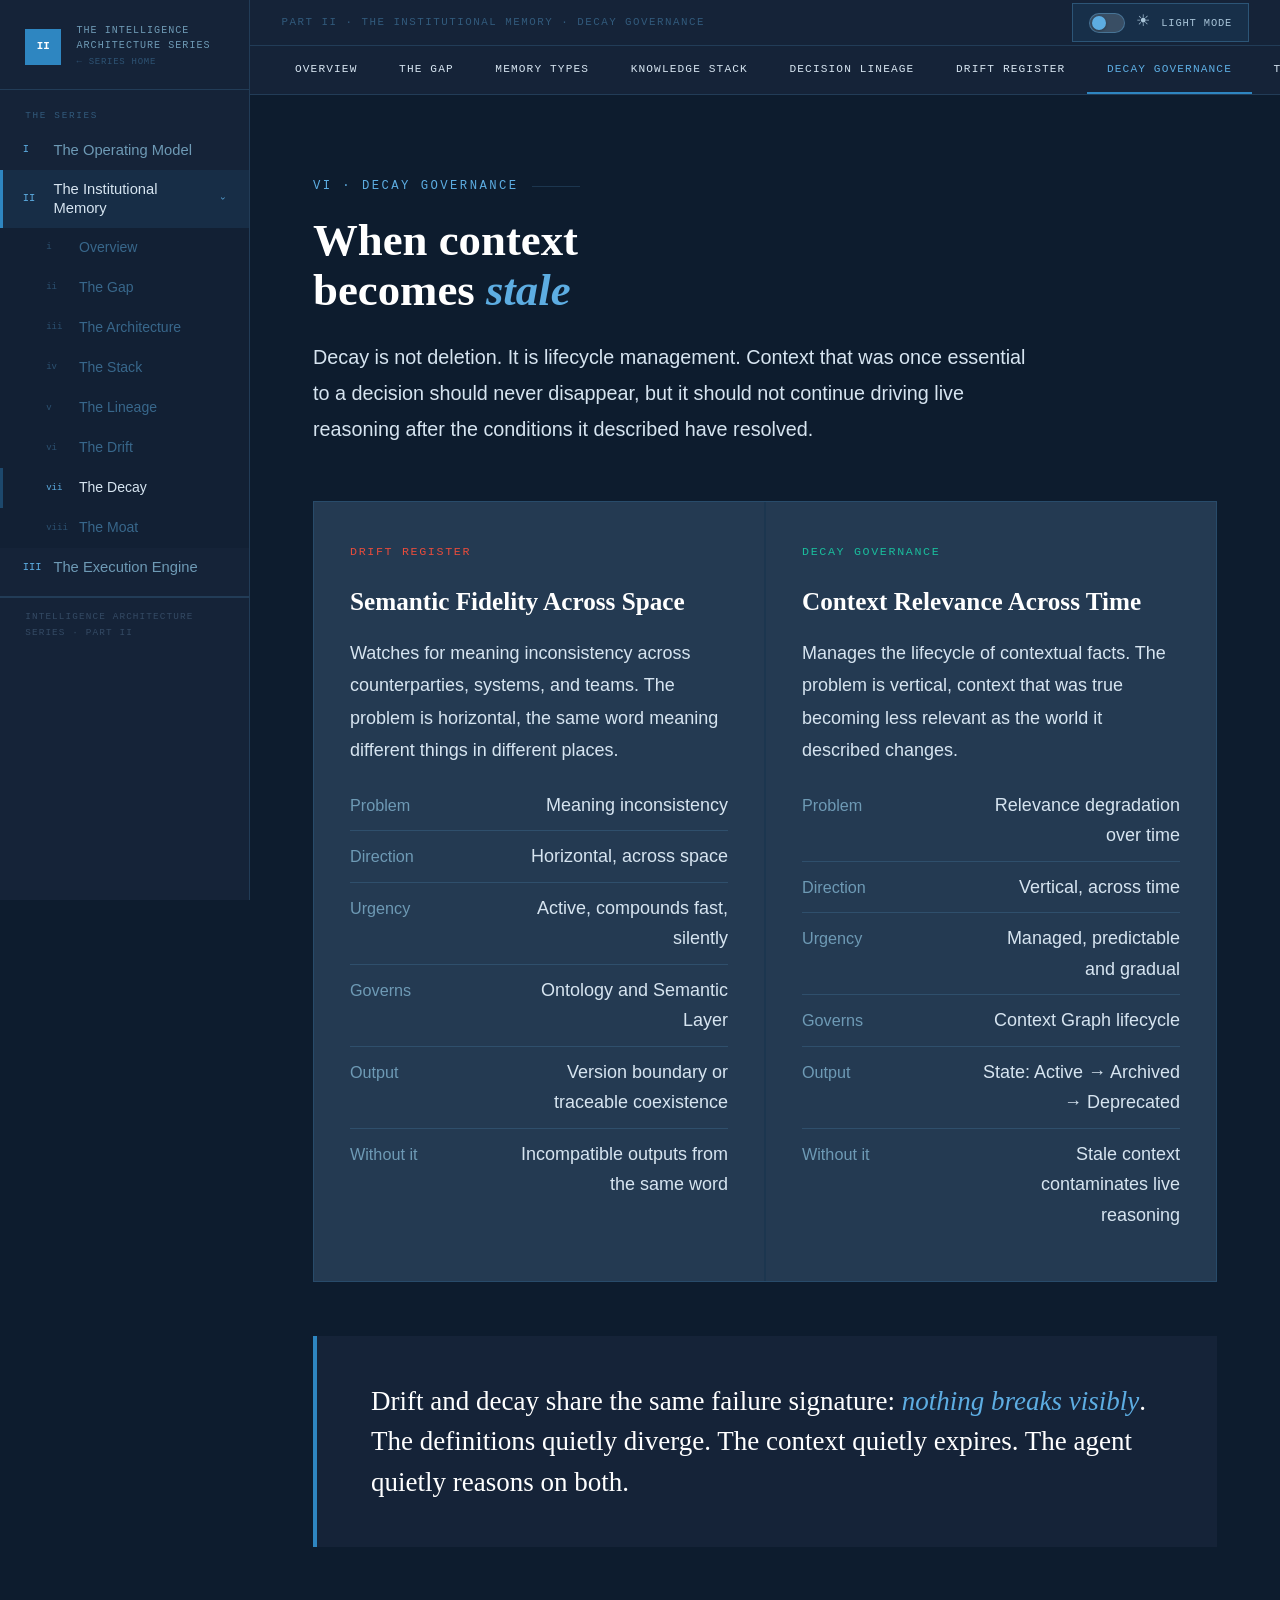
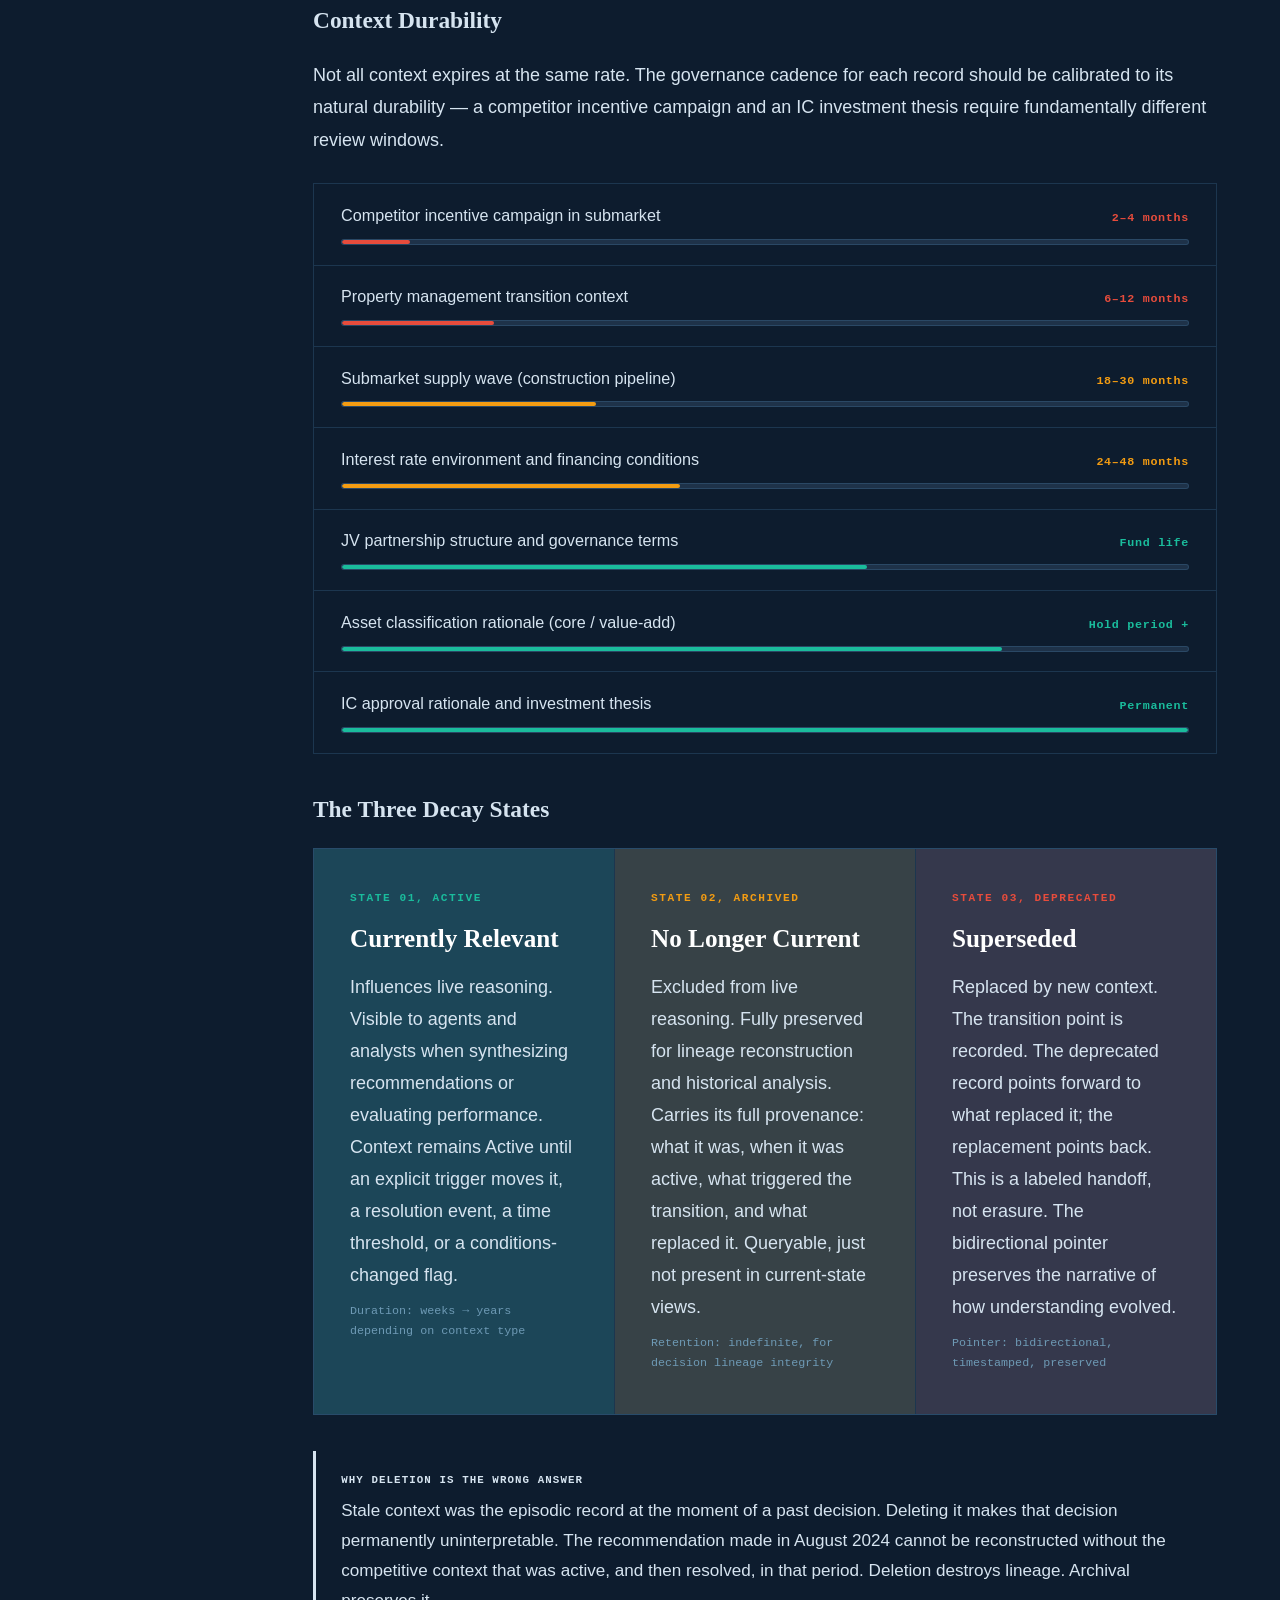
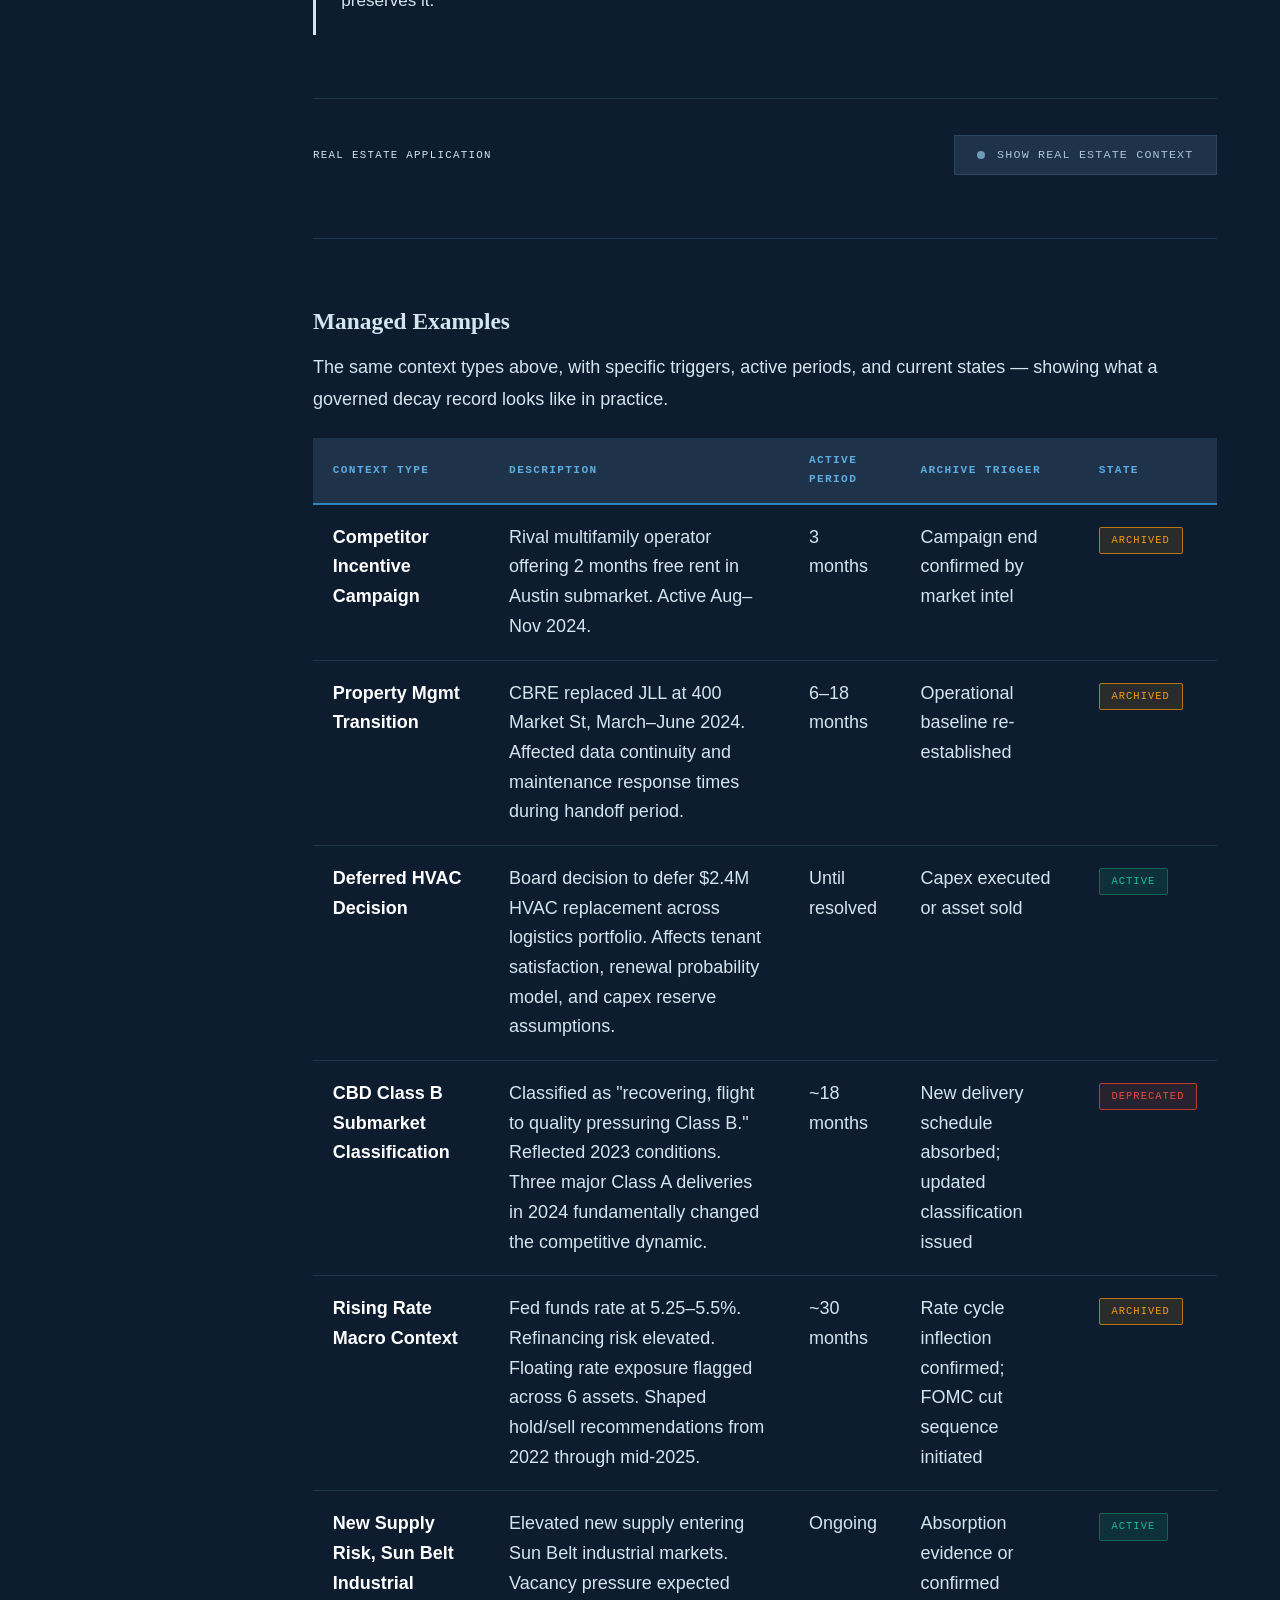
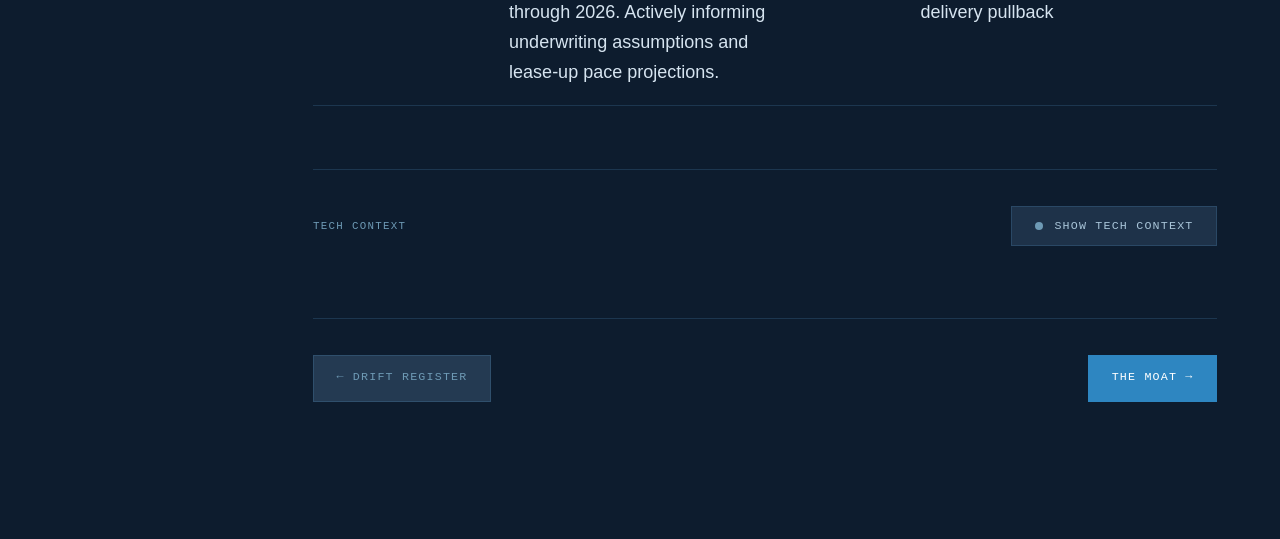
<file: decay-governance.html>
<!DOCTYPE html>
<html lang="en">
<head>
<meta charset="UTF-8"><meta name="viewport" content="width=device-width, initial-scale=1.0">
<title>vi · The Decay, The Institutional Memory</title>
<link href="https://fonts.googleapis.com/css2?family=Playfair+Display:ital,wght@0,400;0,700;1,400;1,700&family=Söhne:wght@300;400;500;600&family=JetBrains+Mono:wght@300;400;500&display=swap" rel="stylesheet">
<link rel="stylesheet" href="style.css">
</head>
<body>
<div class="sidebar-overlay" id="sidebar-overlay" onclick="closeSidebar()"></div>
<div class="progress-bar"><div class="progress-fill" style="width:85%"></div></div>
<aside class="sidebar" id="sidebar">

 <a href="index.html" class="sidebar-logo">
 <div class="logo-mark">II</div>
 <div>
 <div class="logo-text">The Intelligence<br>Architecture Series</div>
 <div class="logo-hint">← series home</div>
 </div>
 </a>

     <div class="series-nav-top">
    <span class="series-nav-title">The Series</span>

    <a href="part-01.html" class="series-part-header" style="text-decoration:none;display:flex;align-items:center;gap:0.7rem;padding:0.55rem 1.4rem 0.55rem 1.1rem;border-left:3px solid transparent;transition:background 0.15s;">
      <span class="spn">I</span><span class="spl">The Operating Model</span>
    </a>

    <div class="series-part active-part" id="sp-2">
      <div class="series-part-header" onclick="toggleSeriesPart('sp-2')">
        <span class="spn">II</span>
        <span class="spl">The Institutional Memory</span>
        <span class="sp-chevron">›</span>
      </div>
      <div class="series-part-sections">
        <a class="series-section-item" href="part-02.html"><span class="sec-num">i</span>Overview</a>
        <a class="series-section-item" href="gap.html"><span class="sec-num">ii</span>The Gap</a>
        <a class="series-section-item" href="memory-types.html"><span class="sec-num">iii</span>The Architecture</a>
        <a class="series-section-item" href="knowledge-stack.html"><span class="sec-num">iv</span>The Stack</a>
        <a class="series-section-item" href="decision-lineage.html"><span class="sec-num">v</span>The Lineage</a>
        <a class="series-section-item" href="drift-register.html"><span class="sec-num">vi</span>The Drift</a>
        <a class="series-section-item" href="decay-governance.html"><span class="sec-num">vii</span>The Decay</a>
        <a class="series-section-item" href="moat.html"><span class="sec-num">viii</span>The Moat</a>
      </div>
    </div>

    <a href="part-03.html" class="series-part-header" style="text-decoration:none;display:flex;align-items:center;gap:0.7rem;padding:0.55rem 1.4rem 0.55rem 1.1rem;border-left:3px solid transparent;transition:background 0.15s;">
      <span class="spn">III</span><span class="spl">The Execution Engine</span>
    </a>
  </div>

  <div class="sidebar-footer">
 <span class="sidebar-tag">Intelligence Architecture Series · Part II</span>
 </div>
</aside>
<header class="mobile-header">
 <button class="mobile-menu-btn" onclick="toggleMobileMenu()"><span></span><span></span><span></span></button>
 <span class="mobile-title">Memory Architecture</span><span class="mobile-page-num">06</span>
</header>
<main class="main-content">
<div class="page-header-bar">
 <span class="page-header-title">Part II · The Institutional Memory · Decay Governance</span>
 <button class="theme-toggle" id="theme-toggle" onclick="toggleTheme()" aria-pressed="false">
 <span class="theme-track"><span class="theme-thumb"></span></span>
 <span class="theme-icon">☀</span>
 <span class="theme-label">Light mode</span>
 </button>
</div>
<div class="tab-nav-bar">
  <a href="part-02.html" class="tab-btn">Overview</a>
  <a href="gap.html" class="tab-btn">The Gap</a>
  <a href="memory-types.html" class="tab-btn">Memory Types</a>
  <a href="knowledge-stack.html" class="tab-btn">Knowledge Stack</a>
  <a href="decision-lineage.html" class="tab-btn">Decision Lineage</a>
  <a href="drift-register.html" class="tab-btn">Drift Register</a>
  <a href="decay-governance.html" class="tab-btn active">Decay Governance</a>
  <a href="moat.html" class="tab-btn">The Moat</a>
</div>


<div class="page-inner-wide">
 <div class="eyebrow-tag">vi · Decay Governance</div>
 <h1 class="page-title">When context<br>becomes <em>stale</em></h1>
 <p class="page-lead">Decay is not deletion. It is lifecycle management. Context that was once essential to a decision should never disappear, but it should not continue driving live reasoning after the conditions it described have resolved.</p>

 <div class="dd-compare">
 <div class="dd-col dd-drift">
 <span class="dd-label">Drift Register</span>
 <h3>Semantic Fidelity Across Space</h3>
 <p>Watches for meaning inconsistency across counterparties, systems, and teams. The problem is horizontal, the same word meaning different things in different places.</p>
 <div class="dd-row"><span class="dd-dim">Problem</span><span class="dd-val">Meaning inconsistency</span></div>
 <div class="dd-row"><span class="dd-dim">Direction</span><span class="dd-val">Horizontal, across space</span></div>
 <div class="dd-row"><span class="dd-dim">Urgency</span><span class="dd-val">Active, compounds fast, silently</span></div>
 <div class="dd-row"><span class="dd-dim">Governs</span><span class="dd-val">Ontology and Semantic Layer</span></div>
 <div class="dd-row"><span class="dd-dim">Output</span><span class="dd-val">Version boundary or traceable coexistence</span></div>
 <div class="dd-row" style="border:none"><span class="dd-dim">Without it</span><span class="dd-val">Incompatible outputs from the same word</span></div>
 </div>
 <div class="dd-col dd-decay">
 <span class="dd-label">Decay Governance</span>
 <h3>Context Relevance Across Time</h3>
 <p>Manages the lifecycle of contextual facts. The problem is vertical, context that was true becoming less relevant as the world it described changes.</p>
 <div class="dd-row"><span class="dd-dim">Problem</span><span class="dd-val">Relevance degradation over time</span></div>
 <div class="dd-row"><span class="dd-dim">Direction</span><span class="dd-val">Vertical, across time</span></div>
 <div class="dd-row"><span class="dd-dim">Urgency</span><span class="dd-val">Managed, predictable and gradual</span></div>
 <div class="dd-row"><span class="dd-dim">Governs</span><span class="dd-val">Context Graph lifecycle</span></div>
 <div class="dd-row"><span class="dd-dim">Output</span><span class="dd-val">State: Active → Archived → Deprecated</span></div>
 <div class="dd-row" style="border:none"><span class="dd-dim">Without it</span><span class="dd-val">Stale context contaminates live reasoning</span></div>
 </div>
 </div>

 <div class="dark-banner">
 <p>Drift and decay share the same failure signature: <em>nothing breaks visibly</em>. The definitions quietly diverge. The context quietly expires. The agent quietly reasons on both.</p>
 </div>


 <h2 style="font-family:var(--font-display);font-size:1.3rem;color:var(--text-primary);margin-bottom:1rem;font-weight:600">Context Durability</h2>
 <p class="body-text" style="margin-bottom:1.5rem">Not all context expires at the same rate. The governance cadence for each record should be calibrated to its natural durability — a competitor incentive campaign and an IC investment thesis require fundamentally different review windows.</p>

 <div class="dur-list">
   <div class="dur-item">
     <div class="dur-meta">
       <span class="dur-context-label">Competitor incentive campaign in submarket</span>
       <span class="dur-horizon signal">2–4 months</span>
     </div>
     <div class="dur-track"><div class="dur-fill" style="width:8%;background:var(--signal-lt)"></div></div>
   </div>
   <div class="dur-item">
     <div class="dur-meta">
       <span class="dur-context-label">Property management transition context</span>
       <span class="dur-horizon signal">6–12 months</span>
     </div>
     <div class="dur-track"><div class="dur-fill" style="width:18%;background:var(--signal-lt)"></div></div>
   </div>
   <div class="dur-item">
     <div class="dur-meta">
       <span class="dur-context-label">Submarket supply wave (construction pipeline)</span>
       <span class="dur-horizon amber">18–30 months</span>
     </div>
     <div class="dur-track"><div class="dur-fill" style="width:30%;background:var(--amber-lt)"></div></div>
   </div>
   <div class="dur-item">
     <div class="dur-meta">
       <span class="dur-context-label">Interest rate environment and financing conditions</span>
       <span class="dur-horizon amber">24–48 months</span>
     </div>
     <div class="dur-track"><div class="dur-fill" style="width:40%;background:var(--amber-lt)"></div></div>
   </div>
   <div class="dur-item">
     <div class="dur-meta">
       <span class="dur-context-label">JV partnership structure and governance terms</span>
       <span class="dur-horizon teal">Fund life</span>
     </div>
     <div class="dur-track"><div class="dur-fill" style="width:62%;background:var(--teal-lt)"></div></div>
   </div>
   <div class="dur-item">
     <div class="dur-meta">
       <span class="dur-context-label">Asset classification rationale (core / value-add)</span>
       <span class="dur-horizon teal">Hold period +</span>
     </div>
     <div class="dur-track"><div class="dur-fill" style="width:78%;background:var(--teal-lt)"></div></div>
   </div>
   <div class="dur-item">
     <div class="dur-meta">
       <span class="dur-context-label">IC approval rationale and investment thesis</span>
       <span class="dur-horizon teal">Permanent</span>
     </div>
     <div class="dur-track"><div class="dur-fill" style="width:100%;background:var(--teal-lt)"></div></div>
   </div>
 </div>

 <h2 style="font-family:var(--font-display);font-size:1.3rem;color:var(--text-primary);margin-bottom:1rem;font-weight:600">The Three Decay States</h2>
 <div class="decay-state-grid">
 <div class="decay-state ds-active-bg">
 <span class="ds-label">State 01, Active</span>
 <h3>Currently Relevant</h3>
 <p>Influences live reasoning. Visible to agents and analysts when synthesizing recommendations or evaluating performance. Context remains Active until an explicit trigger moves it, a resolution event, a time threshold, or a conditions-changed flag.</p>
 <div class="ds-timing">Duration: weeks → years depending on context type</div>
 </div>
 <div class="decay-state ds-archived-bg">
 <span class="ds-label">State 02, Archived</span>
 <h3>No Longer Current</h3>
 <p>Excluded from live reasoning. Fully preserved for lineage reconstruction and historical analysis. Carries its full provenance: what it was, when it was active, what triggered the transition, and what replaced it. Queryable, just not present in current-state views.</p>
 <div class="ds-timing">Retention: indefinite, for decision lineage integrity</div>
 </div>
 <div class="decay-state ds-deprecated-bg">
 <span class="ds-label">State 03, Deprecated</span>
 <h3>Superseded</h3>
 <p>Replaced by new context. The transition point is recorded. The deprecated record points forward to what replaced it; the replacement points back. This is a labeled handoff, not erasure. The bidirectional pointer preserves the narrative of how understanding evolved.</p>
 <div class="ds-timing">Pointer: bidirectional, timestamped, preserved</div>
 </div>
 </div>

 <div class="inline-note gold">
 <strong>Why Deletion Is the Wrong Answer</strong>
 Stale context was the episodic record at the moment of a past decision. Deleting it makes that decision permanently uninterpretable. The recommendation made in August 2024 cannot be reconstructed without the competitive context that was active, and then resolved, in that period. Deletion destroys lineage. Archival preserves it.
 </div>

 <!-- RE TOGGLE -->
 <div class="re-toggle-bar">
 <span style="font-family:var(--font-mono);font-size:0.6rem;letter-spacing:0.12em;text-transform:uppercase;color:var(--text-muted)">Real Estate Application</span>
 <button class="re-toggle-btn" data-re-target="decay" onclick="toggleRE('decay')">
 <span class="btn-dot"></span>
 Show Real Estate Context
 </button>
 </div>
 <div class="re-panel" id="re-decay">
 <div class="re-panel-header">
 <span class="re-panel-icon">RE Application</span>
 <h4>When Drift and Decay Interact</h4>
 </div>
 <p>The most architecturally complex scenario is when both problems occur simultaneously: a definition has drifted and the context it was applied to is no longer current. This is not uncommon in long-hold real estate portfolios where operating models have changed, counterparties have turned over, and market conditions have shifted through a full cycle.</p>
 <p>The design principle: drift resolution and decay archival must be coordinated, not independent. When a drift event is resolved with a formal version boundary, that boundary should trigger a decay state review of any context tagged with the prior definition version. The version boundary marks the point where semantic meaning changed — the decay review determines which contextual facts were rendered obsolete by that same shift.</p>
 <div class="re-example">
 <strong>Scenario</strong>
 The definition of "effective rent" in a JV portfolio was updated in Q2 2023 to include tenant improvement amortization (previously excluded). This is a drift resolution — version boundary recorded, both parties aligned. But it also means that every contextual fact tagged under the prior effective rent definition — submarket rent benchmarks, comparable lease analyses, renewal rate assessments — may now be reading a different concept than the one they were originally calibrated against. The decay review asks: do those contextual facts need to be archived and re-evaluated under the new definition, or are they still valid as-is? Without this coordinated review, the context graph carries mixed provenance — some facts computed under v1, some under v2, with no flag distinguishing them.
 </div>
 </div>

 <div class="section-divider"></div>

 <h2 style="font-family:var(--font-display);font-size:1.3rem;color:var(--text-primary);margin-bottom:0.5rem;font-weight:600">Managed Examples</h2>
 <p class="body-text" style="margin-bottom:1.25rem">The same context types above, with specific triggers, active periods, and current states — showing what a governed decay record looks like in practice.</p>

 <table class="decay-table">
 <thead>
 <tr>
 <th>Context Type</th>
 <th>Description</th>
 <th>Active Period</th>
 <th>Archive Trigger</th>
 <th>State</th>
 </tr>
 </thead>
 <tbody>
 <tr>
 <td class="td-context">Competitor Incentive Campaign</td>
 <td>Rival multifamily operator offering 2 months free rent in Austin submarket. Active Aug–Nov 2024.</td>
 <td>3 months</td>
 <td>Campaign end confirmed by market intel</td>
 <td><span class="badge badge-archived">Archived</span></td>
 </tr>
 <tr>
 <td class="td-context">Property Mgmt Transition</td>
 <td>CBRE replaced JLL at 400 Market St, March–June 2024. Affected data continuity and maintenance response times during handoff period.</td>
 <td>6–18 months</td>
 <td>Operational baseline re-established</td>
 <td><span class="badge badge-archived">Archived</span></td>
 </tr>
 <tr>
 <td class="td-context">Deferred HVAC Decision</td>
 <td>Board decision to defer $2.4M HVAC replacement across logistics portfolio. Affects tenant satisfaction, renewal probability model, and capex reserve assumptions.</td>
 <td>Until resolved</td>
 <td>Capex executed or asset sold</td>
 <td><span class="badge badge-active">Active</span></td>
 </tr>
 <tr>
 <td class="td-context">CBD Class B Submarket Classification</td>
 <td>Classified as "recovering, flight to quality pressuring Class B." Reflected 2023 conditions. Three major Class A deliveries in 2024 fundamentally changed the competitive dynamic.</td>
 <td>~18 months</td>
 <td>New delivery schedule absorbed; updated classification issued</td>
 <td><span class="badge badge-deprecated">Deprecated</span></td>
 </tr>
 <tr>
 <td class="td-context">Rising Rate Macro Context</td>
 <td>Fed funds rate at 5.25–5.5%. Refinancing risk elevated. Floating rate exposure flagged across 6 assets. Shaped hold/sell recommendations from 2022 through mid-2025.</td>
 <td>~30 months</td>
 <td>Rate cycle inflection confirmed; FOMC cut sequence initiated</td>
 <td><span class="badge badge-archived">Archived</span></td>
 </tr>
 <tr>
 <td class="td-context">New Supply Risk, Sun Belt Industrial</td>
 <td>Elevated new supply entering Sun Belt industrial markets. Vacancy pressure expected through 2026. Actively informing underwriting assumptions and lease-up pace projections.</td>
 <td>Ongoing</td>
 <td>Absorption evidence or confirmed delivery pullback</td>
 <td><span class="badge badge-active">Active</span></td>
 </tr>
 </tbody>
 </table>

 
  <!-- TECH TOGGLE -->
  <div class="re-toggle-bar">
    <span style="font-family:var(--font-mono);font-size:0.6rem;letter-spacing:0.12em;text-transform:uppercase;color:var(--tx-muted)">Tech Context</span>
    <button class="re-toggle-btn" data-tech-target="decay" onclick="toggleTech('decay')">
      <span class="btn-dot"></span>
      Show Tech Context
    </button>
  </div>
  <div class="re-panel" id="tech-decay">
    <div class="re-panel-header">
      <span class="re-panel-icon">Tech Context</span>
      <h4>When Context Governs Across Decades</h4>
    </div>
    <p>A toll road concession was signed in 2003. The underwriting model was built on 2001 demand assumptions: a specific GDP growth path, urbanization projections for the corridor, and a competing route map that no longer reflects current infrastructure. The model has been refreshed three times. The regulatory asset base methodology was amended in 2011 and again in 2019.</p>
    <p>Primavera holds project milestones. SAP holds the operational entity&#8217;s financials. Chatham holds the hedging structure and the rate assumptions that shaped the original debt package. Bloomberg holds the market context from origination. None of them preserve the reasoning behind the 2003 underwriting in a form that is queryable when the concession renegotiation opens in 2031.</p>
    <p>The problem is not that the records are missing. The problem is that the interpretation framework behind those records&#160;&#8212; which demand model applied, which regulatory baseline was active, which rate assumptions informed the capital structure&#160;&#8212; exists only as documents, not as governed, time-stamped context that an agent or analyst can reason against.</p>
    <p>Infrastructure makes this argument more sharply than any other asset class. No other context needs to stay interpretable across half a century.</p>
    <table>
      <thead><tr><th>Context type</th><th>Natural durability</th></tr></thead>
      <tbody>
        <tr><td>Debt market view &#8212; Chatham</td><td>Days to weeks</td></tr>
        <tr><td>Sector rotation thesis &#8212; PE</td><td>3&#160;&#8211;&#160;6 months</td></tr>
        <tr><td>Submarket supply assumption &#8212; real estate</td><td>18&#160;&#8211;&#160;30 months</td></tr>
        <tr><td>Macro rate environment &#8212; all asset classes</td><td>24&#160;&#8211;&#160;48 months</td></tr>
        <tr><td>Regulatory framework &#8212; infrastructure</td><td>Regulatory cycle</td></tr>
        <tr><td>Traffic / utilization demand model</td><td>5&#160;&#8211;&#160;10 years</td></tr>
        <tr><td>IC investment thesis</td><td>Permanent</td></tr>
        <tr><td>Concession terms</td><td>Concession period &#8212; 25 to 50 years</td></tr>
      </tbody>
    </table>
    <div class="re-example">
      <strong>Design principle</strong>
      Decay is not deletion. Once archived, the 2003 demand context becomes part of the record of why the concession was structured the way it was. Remove it, and every decision made under that framework loses its interpretability. Preserve it with a clear state transition &#8212; Active, Archived, Deprecated &#8212; and the chain stays intact across the full life of the asset.
    </div>
    <div class="tech-sources">
      <strong>Sources</strong>
      Gartner Data &amp; Analytics Summit 2026 &#8212; continuous contextual validation requirement for AI use cases.
      EY and Deloitte, AI governance maturity research (2025&#160;&#8211;&#160;2026).
    </div>
  </div>

<div class="page-nav-footer">
 <a href="drift-register.html" class="page-nav-btn">← Drift Register</a>
 <a href="moat.html" class="page-nav-btn next">The Moat →</a>
 </div>
</div>
</main>
<script src="nav.js"></script>
</body>
</html>
</file>
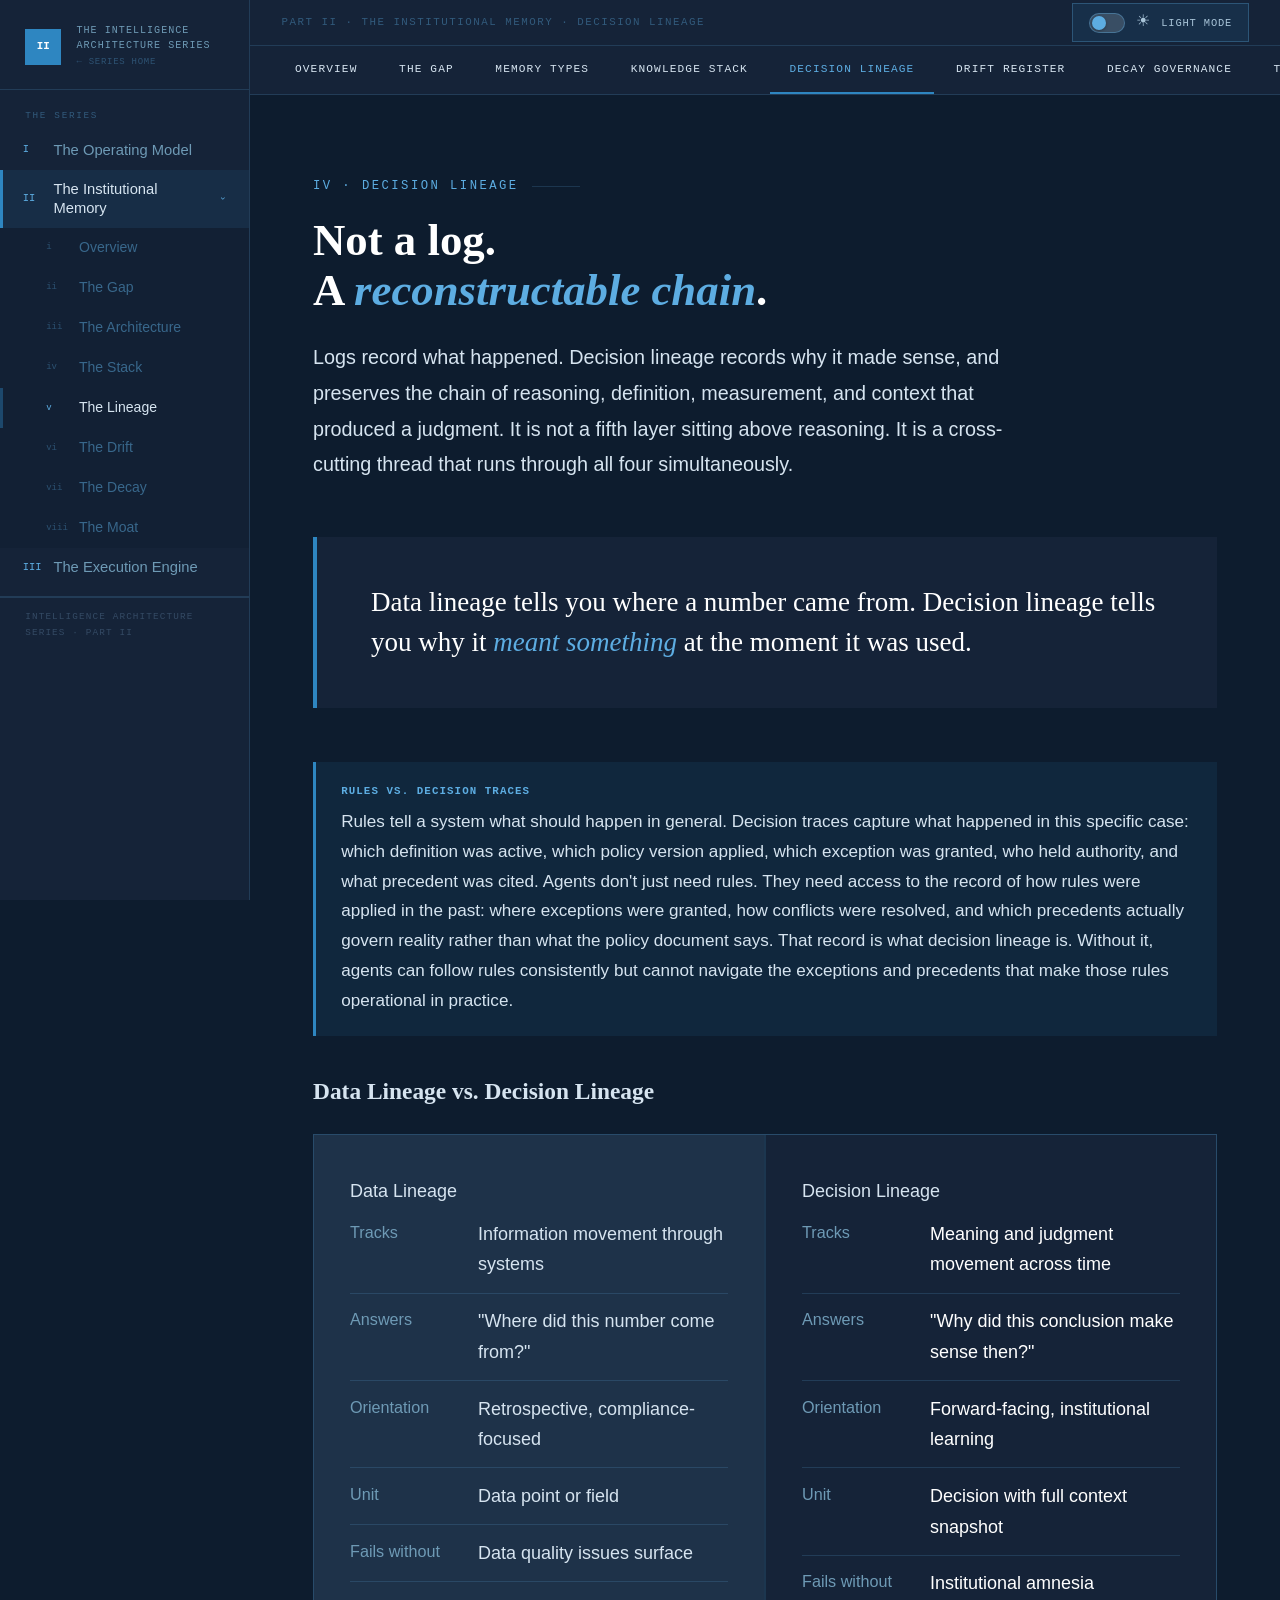
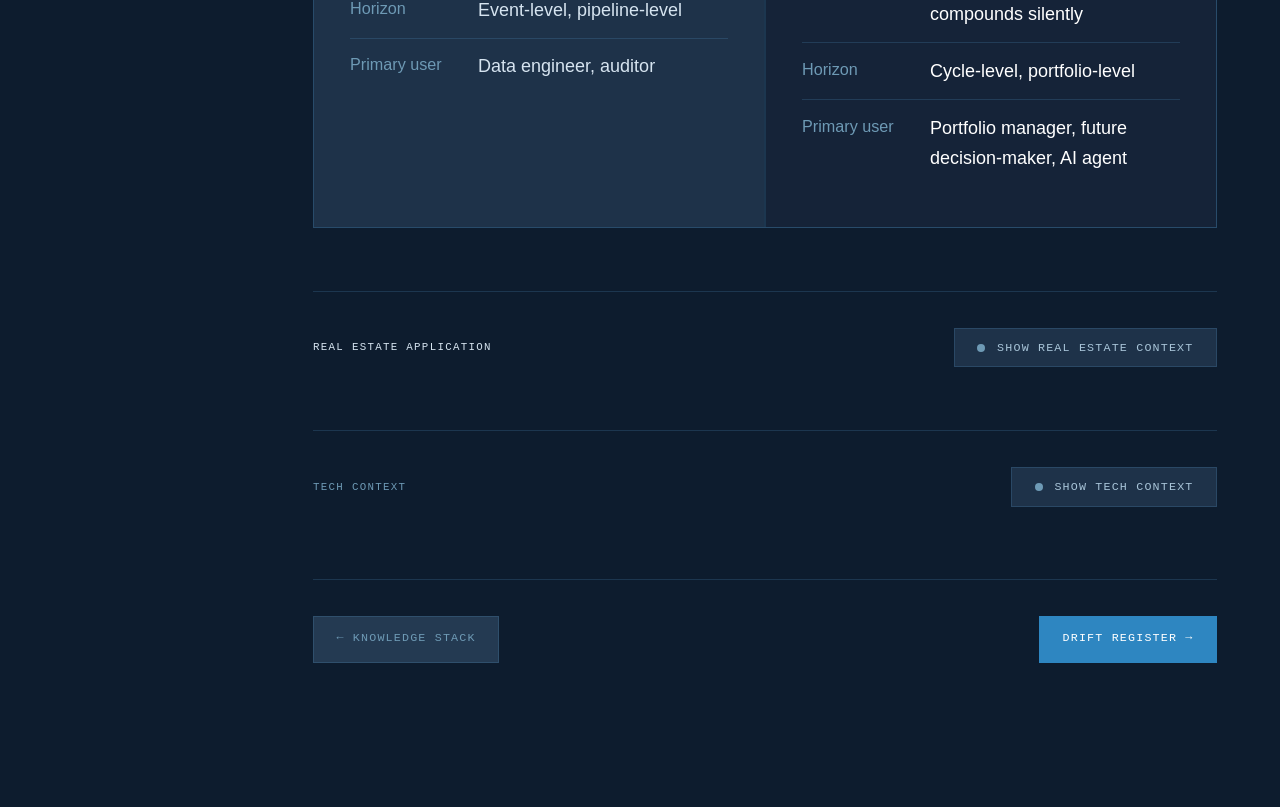
<file: decision-lineage.html>
<!DOCTYPE html>
<html lang="en">
<head>
<meta charset="UTF-8"><meta name="viewport" content="width=device-width, initial-scale=1.0">
<title>iv · The Lineage, The Institutional Memory</title>
<link href="https://fonts.googleapis.com/css2?family=Playfair+Display:ital,wght@0,400;0,700;1,400;1,700&family=Söhne:wght@300;400;500;600&family=JetBrains+Mono:wght@300;400;500&display=swap" rel="stylesheet">
<link rel="stylesheet" href="style.css">
</head>
<body>
<div class="sidebar-overlay" id="sidebar-overlay" onclick="closeSidebar()"></div>
<div class="progress-bar"><div class="progress-fill" style="width:57%"></div></div>
<aside class="sidebar" id="sidebar">

 <a href="index.html" class="sidebar-logo">
 <div class="logo-mark">II</div>
 <div>
 <div class="logo-text">The Intelligence<br>Architecture Series</div>
 <div class="logo-hint">← series home</div>
 </div>
 </a>

     <div class="series-nav-top">
    <span class="series-nav-title">The Series</span>

    <a href="part-01.html" class="series-part-header" style="text-decoration:none;display:flex;align-items:center;gap:0.7rem;padding:0.55rem 1.4rem 0.55rem 1.1rem;border-left:3px solid transparent;transition:background 0.15s;">
      <span class="spn">I</span><span class="spl">The Operating Model</span>
    </a>

    <div class="series-part active-part" id="sp-2">
      <div class="series-part-header" onclick="toggleSeriesPart('sp-2')">
        <span class="spn">II</span>
        <span class="spl">The Institutional Memory</span>
        <span class="sp-chevron">›</span>
      </div>
      <div class="series-part-sections">
        <a class="series-section-item" href="part-02.html"><span class="sec-num">i</span>Overview</a>
        <a class="series-section-item" href="gap.html"><span class="sec-num">ii</span>The Gap</a>
        <a class="series-section-item" href="memory-types.html"><span class="sec-num">iii</span>The Architecture</a>
        <a class="series-section-item" href="knowledge-stack.html"><span class="sec-num">iv</span>The Stack</a>
        <a class="series-section-item" href="decision-lineage.html"><span class="sec-num">v</span>The Lineage</a>
        <a class="series-section-item" href="drift-register.html"><span class="sec-num">vi</span>The Drift</a>
        <a class="series-section-item" href="decay-governance.html"><span class="sec-num">vii</span>The Decay</a>
        <a class="series-section-item" href="moat.html"><span class="sec-num">viii</span>The Moat</a>
      </div>
    </div>

    <a href="part-03.html" class="series-part-header" style="text-decoration:none;display:flex;align-items:center;gap:0.7rem;padding:0.55rem 1.4rem 0.55rem 1.1rem;border-left:3px solid transparent;transition:background 0.15s;">
      <span class="spn">III</span><span class="spl">The Execution Engine</span>
    </a>
  </div>

  <div class="sidebar-footer">
 <span class="sidebar-tag">Intelligence Architecture Series · Part II</span>
 </div>
</aside>
<header class="mobile-header">
 <button class="mobile-menu-btn" onclick="toggleMobileMenu()"><span></span><span></span><span></span></button>
 <span class="mobile-title">Memory Architecture</span><span class="mobile-page-num">04</span>
</header>
<main class="main-content">
<div class="page-header-bar">
 <span class="page-header-title">Part II · The Institutional Memory · Decision Lineage</span>
 <button class="theme-toggle" id="theme-toggle" onclick="toggleTheme()" aria-pressed="false">
 <span class="theme-track"><span class="theme-thumb"></span></span>
 <span class="theme-icon">☀</span>
 <span class="theme-label">Light mode</span>
 </button>
</div>
<div class="tab-nav-bar">
  <a href="part-02.html" class="tab-btn">Overview</a>
  <a href="gap.html" class="tab-btn">The Gap</a>
  <a href="memory-types.html" class="tab-btn">Memory Types</a>
  <a href="knowledge-stack.html" class="tab-btn">Knowledge Stack</a>
  <a href="decision-lineage.html" class="tab-btn active">Decision Lineage</a>
  <a href="drift-register.html" class="tab-btn">Drift Register</a>
  <a href="decay-governance.html" class="tab-btn">Decay Governance</a>
  <a href="moat.html" class="tab-btn">The Moat</a>
</div>


<div class="page-inner-wide">
 <div class="eyebrow-tag">iv · Decision Lineage</div>
 <h1 class="page-title">Not a log.<br>A <em>reconstructable chain</em>.</h1>
 <p class="page-lead">Logs record what happened. Decision lineage records why it made sense, and preserves the chain of reasoning, definition, measurement, and context that produced a judgment. It is not a fifth layer sitting above reasoning. It is a cross-cutting thread that runs through all four simultaneously.</p>

 <div class="dark-banner">
 <p>Data lineage tells you where a number came from. Decision lineage tells you why it <em>meant something</em> at the moment it was used.</p>
 </div>

 <div class="inline-note blue" style="margin-bottom:2rem">
 <strong>Rules vs. Decision Traces</strong>
 Rules tell a system what should happen in general. Decision traces capture what happened in this specific case: which definition was active, which policy version applied, which exception was granted, who held authority, and what precedent was cited. Agents don't just need rules. They need access to the record of how rules were applied in the past: where exceptions were granted, how conflicts were resolved, and which precedents actually govern reality rather than what the policy document says. That record is what decision lineage is. Without it, agents can follow rules consistently but cannot navigate the exceptions and precedents that make those rules operational in practice.
 </div>


 <h2 style="font-family:var(--font-display);font-size:1.3rem;color:var(--text-primary);margin-bottom:1.25rem;font-weight:600">Data Lineage vs. Decision Lineage</h2>

 <div class="vs-grid">
 <div class="vs-col old">
 <div class="vs-col-header">Data Lineage</div>
 <div class="vs-row"><span class="vs-dim">Tracks</span><span class="vs-val">Information movement through systems</span></div>
 <div class="vs-row"><span class="vs-dim">Answers</span><span class="vs-val">"Where did this number come from?"</span></div>
 <div class="vs-row"><span class="vs-dim">Orientation</span><span class="vs-val">Retrospective, compliance-focused</span></div>
 <div class="vs-row"><span class="vs-dim">Unit</span><span class="vs-val">Data point or field</span></div>
 <div class="vs-row"><span class="vs-dim">Fails without</span><span class="vs-val">Data quality issues surface</span></div>
 <div class="vs-row"><span class="vs-dim">Horizon</span><span class="vs-val">Event-level, pipeline-level</span></div>
 <div class="vs-row" style="border:none"><span class="vs-dim">Primary user</span><span class="vs-val">Data engineer, auditor</span></div>
 </div>
 <div class="vs-col new">
 <div class="vs-col-header">Decision Lineage</div>
 <div class="vs-row"><span class="vs-dim">Tracks</span><span class="vs-val">Meaning and judgment movement across time</span></div>
 <div class="vs-row"><span class="vs-dim">Answers</span><span class="vs-val">"Why did this conclusion make sense then?"</span></div>
 <div class="vs-row"><span class="vs-dim">Orientation</span><span class="vs-val">Forward-facing, institutional learning</span></div>
 <div class="vs-row"><span class="vs-dim">Unit</span><span class="vs-val">Decision with full context snapshot</span></div>
 <div class="vs-row"><span class="vs-dim">Fails without</span><span class="vs-val">Institutional amnesia compounds silently</span></div>
 <div class="vs-row"><span class="vs-dim">Horizon</span><span class="vs-val">Cycle-level, portfolio-level</span></div>
 <div class="vs-row" style="border:none"><span class="vs-dim">Primary user</span><span class="vs-val">Portfolio manager, future decision-maker, AI agent</span></div>
 </div>
 </div>

 <!-- RE TOGGLE -->
 <div class="re-toggle-bar">
 <span style="font-family:var(--font-mono);font-size:0.6rem;letter-spacing:0.12em;text-transform:uppercase;color:var(--text-muted)">Real Estate Application</span>
 <button class="re-toggle-btn" data-re-target="lineage" onclick="toggleRE('lineage')">
 <span class="btn-dot"></span>
 Show Real Estate Context
 </button>
 </div>
 <div class="re-panel" id="re-lineage">
 <div class="re-panel-header">
 <span class="re-panel-icon">RE Application</span>
 <h4>The IC Reconstruction Problem</h4>
 </div>
 <p>A fund is reviewing a logistics acquisition approved in Q2 2023. The IC wants to understand whether the original underwriting held, whether the thesis was sound given what was known at the time, and whether similar assumptions should inform the follow-on vehicle.</p>
 <p><strong>With data lineage:</strong> they can find the approved model file and trace the numbers. They know where the exit cap rate came from in the spreadsheet.</p>
 <p><strong>With decision lineage:</strong> they can reconstruct the occupancy definition used, the cap rate methodology in force at that moment, the market comparable set that grounded the exit assumption, the macro thesis articulated by the AM team, the three specific risks the IC flagged as acceptable, and the two risks they considered but judged immaterial. The difference between a file retrieval and a genuine strategic review.</p>
 <div class="re-example">
 <strong>The Practical Question It Enables</strong>
 "In Q2 2023 when we approved this acquisition, we used a 7.5% exit cap rate. The context that justified that assumption included a specific set of tenant credit profiles, a specific macro rate outlook, and a specific view of submarket supply. How many of those conditions still hold? Where have they changed? And therefore. How much of the original thesis is still valid?" This question is unanswerable without decision lineage.
 </div>
 </div>

 
  <!-- TECH TOGGLE -->
  <div class="re-toggle-bar">
    <span style="font-family:var(--font-mono);font-size:0.6rem;letter-spacing:0.12em;text-transform:uppercase;color:var(--tx-muted)">Tech Context</span>
    <button class="re-toggle-btn" data-tech-target="lineage" onclick="toggleTech('lineage')">
      <span class="btn-dot"></span>
      Show Tech Context
    </button>
  </div>
  <div class="re-panel" id="tech-lineage">
    <div class="re-panel-header">
      <span class="re-panel-icon">Tech Context</span>
      <h4>The Reconstruction Problem in Private Credit</h4>
    </div>
    <p>A direct lender closes a $200M term loan in 2022. The covenant package lives in Allvue or Investran: leverage ratio, DSCR floor, capex basket, cross-default triggers. Two amendments follow over two years, the first broadens the EBITDA add-back basket, the second modifies the maintenance covenant step-down schedule. Both are approved by credit committee. Both are in the system.</p>
    <p>In 2024 the borrower approaches technical default. The lender needs to reconstruct the credit committee&#8217;s reasoning at origination, the market context from Bloomberg and Chatham that shaped the original structure, the approval logic behind each amendment, and the precedent set by comparable credits in the portfolio using Preqin or PitchBook for the comp set.</p>
    <p>The data lineage is intact. Every amendment, payment, and covenant test is in Allvue or Investran. The decision lineage is not. The reason this amendment was approved when a comparable request from a different borrower was declined six months earlier exists only in a PDF credit memo, not in a queryable record bound to the transaction at write time.</p>
    <div class="re-example">
      <strong>The documented failure pattern</strong>
      In October 2025, Deloitte Australia submitted a government report containing fabricated academic references and invented quotes from federal court judges, and agreed to refund part of the $290,000 contract. The structure of the failure is the same: a fluent output, produced by a capable system, that could not be traced to the premises that produced it. One case ends in a regulatory inquiry. The other in a news story. The architectural gap is identical.
    </div>
    <table>
      <thead><tr><th>Question</th><th>Data lineage</th><th>Decision lineage</th></tr></thead>
      <tbody>
        <tr><td>Where did this number come from?</td><td>Yes</td><td>Yes</td></tr>
        <tr><td>Which model version produced this?</td><td>Partial; if version was logged</td><td>Yes; if bound at inference time</td></tr>
        <tr><td>Which covenant definition was active?</td><td>No; Allvue stores current state</td><td>Yes; if semantic layer is versioned</td></tr>
        <tr><td>Which credit committee rationale applied?</td><td>No; PDF memo</td><td>Yes; if approval context is captured at write time</td></tr>
        <tr><td>Which market context was in force?</td><td>No; Bloomberg and Chatham are current state</td><td>Yes; if market inputs are bound to the output record</td></tr>
        <tr><td>Why did this recommendation make sense then?</td><td>No</td><td>Yes; if the full context snapshot is preserved</td></tr>
      </tbody>
    </table>
    <p>The practical minimum does not require a knowledge graph on day one. It requires one discipline: every recommendation record written with the model version, assumption-set version, and approval-logic version that were active at that moment. That binding is not data lineage. It is the write-path capture that data lineage was never designed to perform.</p>
    <div class="tech-sources">
      <strong>Sources</strong>
      Deloitte Australia AI governance incident, <em>Computerworld</em> (Oct. 2025).
      Deloitte and EY, AI governance and controls research (2025&#160;&#8211;&#160;2026).
      Gartner, <em>Rethink Semantic Layers to Support the Future of Analytics and AI</em> (8 Apr. 2025, ID G00826629).
    </div>
  </div>

<div class="page-nav-footer">
 <a href="knowledge-stack.html" class="page-nav-btn">← Knowledge Stack</a>
 <a href="drift-register.html" class="page-nav-btn next">Drift Register →</a>
 </div>
</div>
</main>
<script src="nav.js"></script>
</body>
</html>
</file>
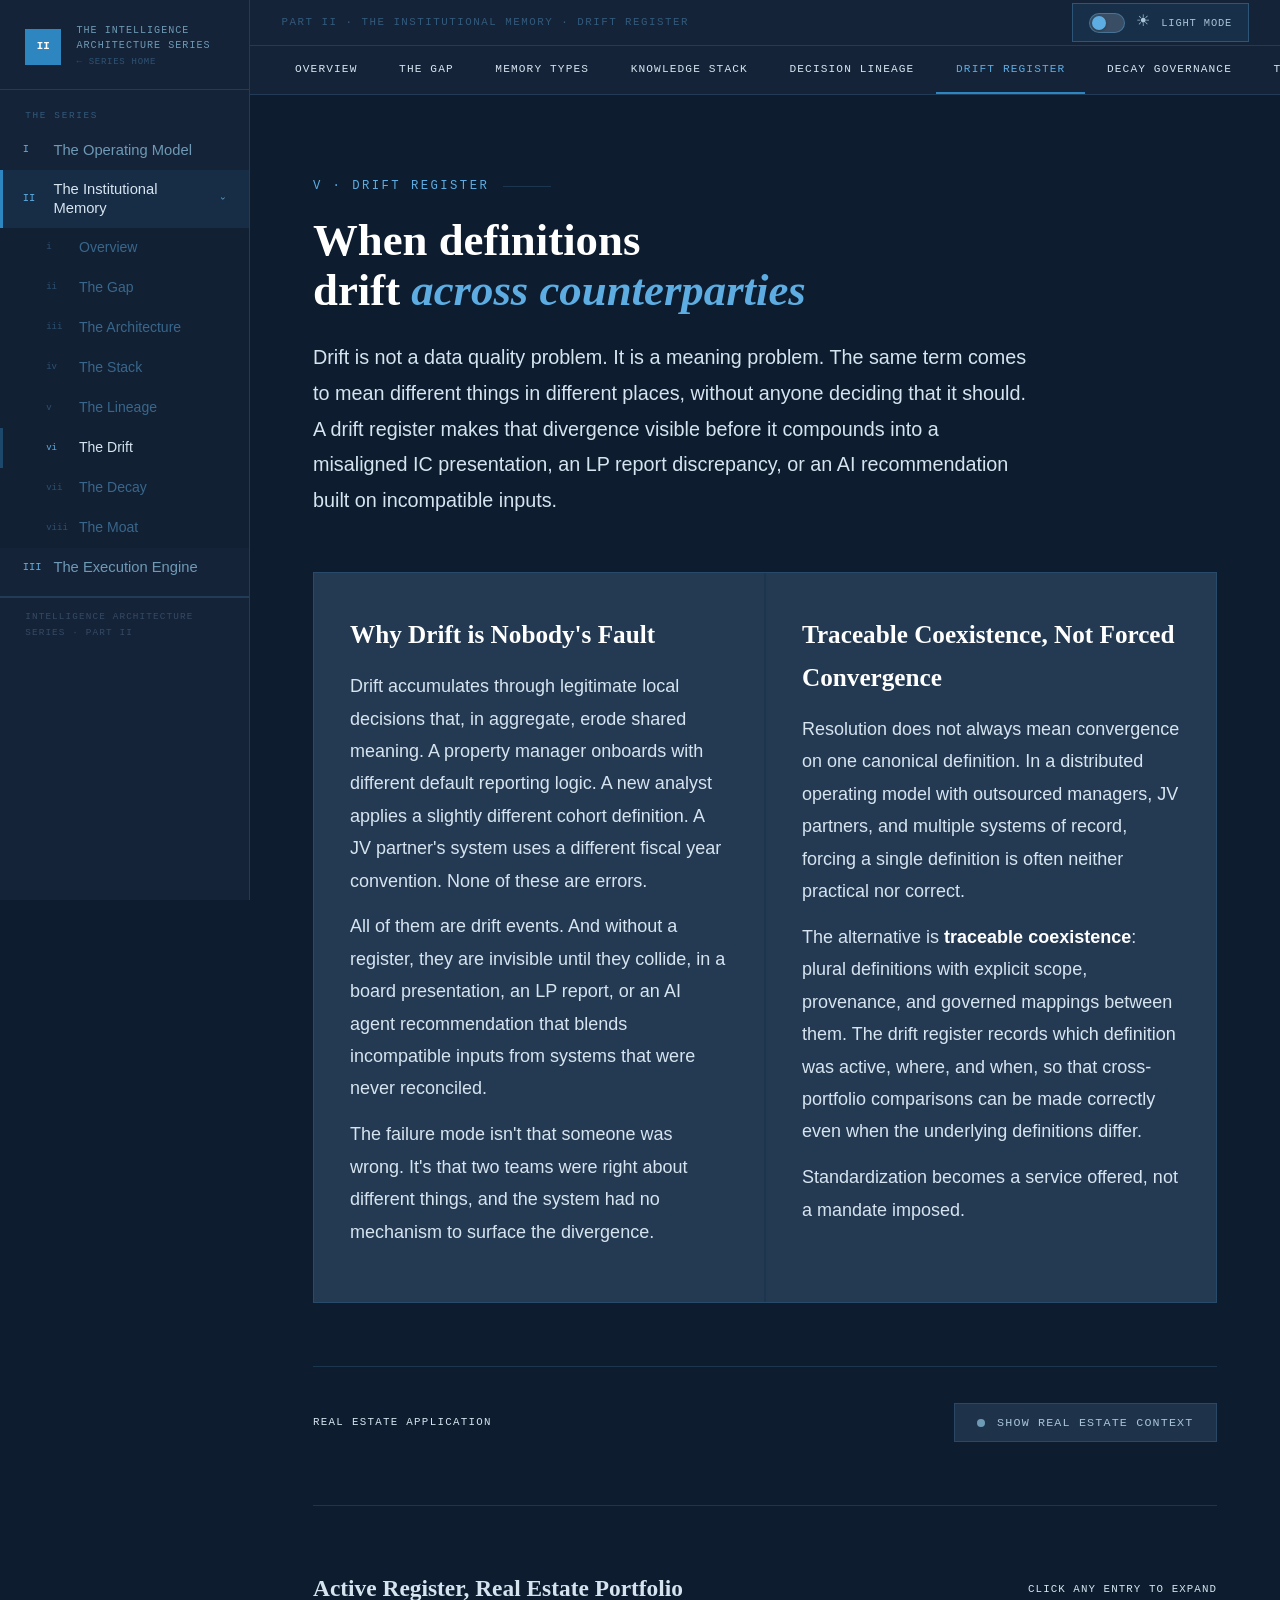
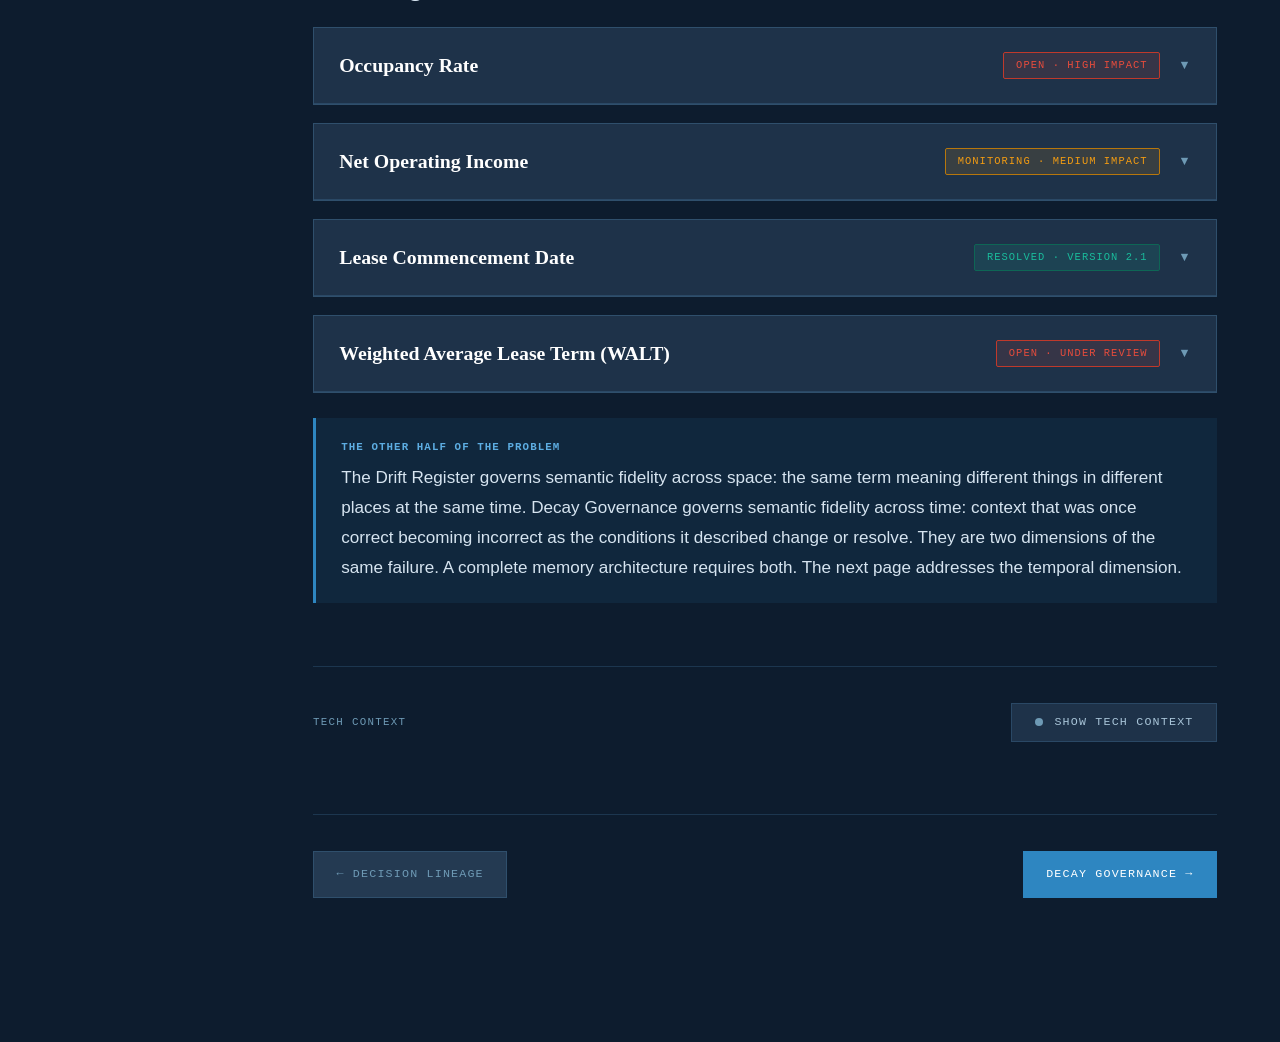
<file: drift-register.html>
<!DOCTYPE html>
<html lang="en">
<head>
<meta charset="UTF-8"><meta name="viewport" content="width=device-width, initial-scale=1.0">
<title>v · The Drift, The Institutional Memory</title>
<link href="https://fonts.googleapis.com/css2?family=Playfair+Display:ital,wght@0,400;0,700;1,400;1,700&family=Söhne:wght@300;400;500;600&family=JetBrains+Mono:wght@300;400;500&display=swap" rel="stylesheet">
<link rel="stylesheet" href="style.css">
</head>
<body>
<div class="sidebar-overlay" id="sidebar-overlay" onclick="closeSidebar()"></div>
<div class="progress-bar"><div class="progress-fill" style="width:71%"></div></div>
<aside class="sidebar" id="sidebar">

 <a href="index.html" class="sidebar-logo">
 <div class="logo-mark">II</div>
 <div>
 <div class="logo-text">The Intelligence<br>Architecture Series</div>
 <div class="logo-hint">← series home</div>
 </div>
 </a>

     <div class="series-nav-top">
    <span class="series-nav-title">The Series</span>

    <a href="part-01.html" class="series-part-header" style="text-decoration:none;display:flex;align-items:center;gap:0.7rem;padding:0.55rem 1.4rem 0.55rem 1.1rem;border-left:3px solid transparent;transition:background 0.15s;">
      <span class="spn">I</span><span class="spl">The Operating Model</span>
    </a>

    <div class="series-part active-part" id="sp-2">
      <div class="series-part-header" onclick="toggleSeriesPart('sp-2')">
        <span class="spn">II</span>
        <span class="spl">The Institutional Memory</span>
        <span class="sp-chevron">›</span>
      </div>
      <div class="series-part-sections">
        <a class="series-section-item" href="part-02.html"><span class="sec-num">i</span>Overview</a>
        <a class="series-section-item" href="gap.html"><span class="sec-num">ii</span>The Gap</a>
        <a class="series-section-item" href="memory-types.html"><span class="sec-num">iii</span>The Architecture</a>
        <a class="series-section-item" href="knowledge-stack.html"><span class="sec-num">iv</span>The Stack</a>
        <a class="series-section-item" href="decision-lineage.html"><span class="sec-num">v</span>The Lineage</a>
        <a class="series-section-item" href="drift-register.html"><span class="sec-num">vi</span>The Drift</a>
        <a class="series-section-item" href="decay-governance.html"><span class="sec-num">vii</span>The Decay</a>
        <a class="series-section-item" href="moat.html"><span class="sec-num">viii</span>The Moat</a>
      </div>
    </div>

    <a href="part-03.html" class="series-part-header" style="text-decoration:none;display:flex;align-items:center;gap:0.7rem;padding:0.55rem 1.4rem 0.55rem 1.1rem;border-left:3px solid transparent;transition:background 0.15s;">
      <span class="spn">III</span><span class="spl">The Execution Engine</span>
    </a>
  </div>

  <div class="sidebar-footer">
 <span class="sidebar-tag">Intelligence Architecture Series · Part II</span>
 </div>
</aside>
<header class="mobile-header">
 <button class="mobile-menu-btn" onclick="toggleMobileMenu()"><span></span><span></span><span></span></button>
 <span class="mobile-title">Memory Architecture</span><span class="mobile-page-num">05</span>
</header>
<main class="main-content">
<div class="page-header-bar">
 <span class="page-header-title">Part II · The Institutional Memory · Drift Register</span>
 <button class="theme-toggle" id="theme-toggle" onclick="toggleTheme()" aria-pressed="false">
 <span class="theme-track"><span class="theme-thumb"></span></span>
 <span class="theme-icon">☀</span>
 <span class="theme-label">Light mode</span>
 </button>
</div>
<div class="tab-nav-bar">
  <a href="part-02.html" class="tab-btn">Overview</a>
  <a href="gap.html" class="tab-btn">The Gap</a>
  <a href="memory-types.html" class="tab-btn">Memory Types</a>
  <a href="knowledge-stack.html" class="tab-btn">Knowledge Stack</a>
  <a href="decision-lineage.html" class="tab-btn">Decision Lineage</a>
  <a href="drift-register.html" class="tab-btn active">Drift Register</a>
  <a href="decay-governance.html" class="tab-btn">Decay Governance</a>
  <a href="moat.html" class="tab-btn">The Moat</a>
</div>


<div class="page-inner-wide">
 <div class="eyebrow-tag">v · Drift Register</div>
 <h1 class="page-title">When definitions<br>drift <em>across counterparties</em></h1>
 <p class="page-lead">Drift is not a data quality problem. It is a meaning problem. The same term comes to mean different things in different places, without anyone deciding that it should. A drift register makes that divergence visible before it compounds into a misaligned IC presentation, an LP report discrepancy, or an AI recommendation built on incompatible inputs.</p>

 <div class="drift-intro">
 <div class="drift-intro-col">
 <h3>Why Drift is Nobody's Fault</h3>
 <p>Drift accumulates through legitimate local decisions that, in aggregate, erode shared meaning. A property manager onboards with different default reporting logic. A new analyst applies a slightly different cohort definition. A JV partner's system uses a different fiscal year convention. None of these are errors.</p>
 <p>All of them are drift events. And without a register, they are invisible until they collide, in a board presentation, an LP report, or an AI agent recommendation that blends incompatible inputs from systems that were never reconciled.</p>
 <p>The failure mode isn't that someone was wrong. It's that two teams were right about different things, and the system had no mechanism to surface the divergence.</p>
 </div>
 <div class="drift-intro-col">
 <h3>Traceable Coexistence, Not Forced Convergence</h3>
 <p>Resolution does not always mean convergence on one canonical definition. In a distributed operating model with outsourced managers, JV partners, and multiple systems of record, forcing a single definition is often neither practical nor correct.</p>
 <p>The alternative is <strong>traceable coexistence</strong>: plural definitions with explicit scope, provenance, and governed mappings between them. The drift register records which definition was active, where, and when, so that cross-portfolio comparisons can be made correctly even when the underlying definitions differ.</p>
 <p>Standardization becomes a service offered, not a mandate imposed.</p>
 </div>
 </div>

 <!-- RE TOGGLE -->
 <div class="re-toggle-bar">
 <span style="font-family:var(--font-mono);font-size:0.6rem;letter-spacing:0.12em;text-transform:uppercase;color:var(--text-muted)">Real Estate Application</span>
 <button class="re-toggle-btn" data-re-target="drift-concept" onclick="toggleRE('drift-concept')">
 <span class="btn-dot"></span>
 Show Real Estate Context
 </button>
 </div>
 <div class="re-panel" id="re-drift-concept">
 <div class="re-panel-header">
 <span class="re-panel-icon">RE Application</span>
 <h4>Where Drift Enters a Real Estate Portfolio</h4>
 </div>
 <p>Every handoff in the real estate operating model is a potential drift event. When property operations are outsourced to JLL, their definition of "occupancy" defaults to physical occupancy. The fund's reporting layer uses economic occupancy. Both are defensible. Neither is communicated. Over two reporting cycles, the gap accumulates.</p>
 <p>When a JV partner onboards with their own Argus templates, their definition of stabilized NOI excludes management fees above-the-line. Fund accounting includes them. The blended portfolio NOI is systematically inconsistent, and the inconsistency is large enough to affect cap rate calculations, valuation conclusions, and carry waterfall projections.</p>
 <div class="re-example">
 <strong>The Visibility Problem</strong>
 These gaps are not detectable by data quality checks. Every row is present. Every field is populated. The pipeline is green. The problem is semantic, and it only surfaces when someone compares two numbers that should be comparable but aren't. By then, it has usually appeared in an LP report, an IC memo, or an AI recommendation.
 </div>
 </div>

 <div class="section-divider"></div>

 <div style="display:flex;align-items:center;justify-content:space-between;margin-bottom:1rem">
 <h2 style="font-family:var(--font-display);font-size:1.3rem;color:var(--text-primary);font-weight:600">Active Register, Real Estate Portfolio</h2>
 <span style="font-family:var(--font-mono);font-size:0.6rem;letter-spacing:0.1em;text-transform:uppercase;color:var(--text-muted)">Click any entry to expand</span>
 </div>

 <!-- ENTRY 1 -->
 <div class="dre" id="dre-1">
 <div class="dre-header" onclick="toggleDRE(this)">
 <span class="dre-term">Occupancy Rate</span>
 <span class="badge badge-open">Open · High Impact</span>
 <span class="dre-chevron">▼</span>
 </div>
 <div class="dre-body">
 <div class="dre-grid-2">
 <div class="dre-field"><label>Source A, Fund Reporting</label><span>Economic occupancy: rent collected ÷ gross potential rent. Excludes concessions. Weighted by gross leasable area.</span></div>
 <div class="dre-field"><label>Source B, Property Manager (JLL)</label><span>Physical occupancy: executed leases ÷ total units/SF. Includes leases within free rent period. Unweighted count.</span></div>
 <div class="dre-field"><label>Divergence Detected</label><span>Q3 2024, surfaced during LP reporting cycle review</span></div>
 <div class="dre-field"><label>Magnitude</label><span>3.8 percentage point gap across the Sun Belt multifamily portfolio (91.2% vs 87.4%)</span></div>
 </div>
 <div class="dre-impact">
 <strong>Business Impact</strong>
 LP quarterly report showed 91.2% occupancy. Property manager dashboard showed 87.4% for the same portfolio. Two LPs submitted written inquiries. The IC presentation for the follow-on fund used the physical figure. The fund model used the economic figure. Waterfall projections were based on incompatible inputs, producing a carry calculation that was overstated by approximately $2.1M.
 </div>
 <div class="dre-resolution">
 <strong>Resolution Path</strong>
 Semantic governance council convened. Formal version boundary established: all fund-level reporting uses economic occupancy from Q4 2024 forward. Property manager dashboards retain physical occupancy with explicit scope tag. Governed mapping created between the two definitions. Prior-period figures retroactively labeled with definition provenance tag.
 </div>
 </div>
 </div>

 <!-- ENTRY 2 -->
 <div class="dre" id="dre-2">
 <div class="dre-header" onclick="toggleDRE(this)">
 <span class="dre-term">Net Operating Income</span>
 <span class="badge badge-monitoring">Monitoring · Medium Impact</span>
 <span class="dre-chevron">▼</span>
 </div>
 <div class="dre-body">
 <div class="dre-grid-2">
 <div class="dre-field"><label>Source A, Asset Management (Argus)</label><span>NOI before management fee, excluding capex reserves. Treats tenant improvement allowances as below-the-line items.</span></div>
 <div class="dre-field"><label>Source B, Fund Accounting (Yardi)</label><span>NOI after management fee, including a 15¢/SF capex reserve. TI allowances amortized above-the-line over lease term.</span></div>
 <div class="dre-field"><label>Divergence Detected</label><span>Q1 2025, flagged during annual valuation review process</span></div>
 <div class="dre-field"><label>Magnitude</label><span>Varies by asset: 8–14% gap. Office-heavy assets show widest divergence due to TI treatment difference.</span></div>
 </div>
 <div class="dre-impact">
 <strong>Business Impact</strong>
 Cap rate calculations in AM reports are based on a systematically higher NOI figure than fund accounting. Asset-level IRRs appear stronger than fund-level IRRs not due to performance differences but due to definition differences. The gap has been consistent enough that teams have learned to expect it without understanding why, which is exactly how invisible drift becomes structural.
 </div>
 <div class="dre-resolution">
 <strong>Resolution Path (Active)</strong>
 Working group formed with AM and Fund Accounting. Interim measure: all cross-portfolio comparisons to include definition footnote specifying which NOI convention is in use. Target: reconciled definition or formal traceable coexistence protocol established by Q3 2025, with retroactive application to 2023 vintage fund modeling.
 </div>
 </div>
 </div>

 <!-- ENTRY 3 -->
 <div class="dre" id="dre-3">
 <div class="dre-header" onclick="toggleDRE(this)">
 <span class="dre-term">Lease Commencement Date</span>
 <span class="badge badge-resolved">Resolved · Version 2.1</span>
 <span class="dre-chevron">▼</span>
 </div>
 <div class="dre-body">
 <div class="dre-grid-2">
 <div class="dre-field"><label>Version 1.0 (Pre-Q2 2024)</label><span>Date of lease execution, driven by transaction close date. Default convention in VTS and property management system.</span></div>
 <div class="dre-field"><label>Version 2.1 (Q2 2024, Current)</label><span>Date rent first becomes payable, excluding free rent periods. Aligned with Argus cash flow model and GAAP revenue recognition convention.</span></div>
 <div class="dre-field"><label>Divergence Duration</label><span>14 months active, Q4 2022 through Q2 2024</span></div>
 <div class="dre-field"><label>Version Boundary</label><span>Formal boundary set at Q2 2024. All leases executed prior carry Version 1.0 tag. Subsequent leases carry Version 2.1 tag.</span></div>
 </div>
 <div class="dre-resolution">
 <strong>Closed with Version Boundary</strong>
 Historical occupancy ramp analysis now requires version-aware queries. Any comparison across the version boundary must account for the 30–90 day timing shift between execution and rent commencement. Decision lineage records created for 47 leases whose underwriting used Version 1.0 definitions but whose cash flows are being modeled under Version 2.1, ensuring that comparisons flag the version gap rather than treating the numbers as directly comparable.
 </div>
 </div>
 </div>

 <!-- ENTRY 4 -->
 <div class="dre" id="dre-4">
 <div class="dre-header" onclick="toggleDRE(this)">
 <span class="dre-term">Weighted Average Lease Term (WALT)</span>
 <span class="badge badge-open">Open · Under Review</span>
 <span class="dre-chevron">▼</span>
 </div>
 <div class="dre-body">
 <div class="dre-grid-2">
 <div class="dre-field"><label>Convention A, AM Team</label><span>Weighted by in-place rent. Calculates WALT from current date to expiry. Excludes month-to-month tenants from weighted average.</span></div>
 <div class="dre-field"><label>Convention B, JV Partner (Brookfield Office JV)</label><span>Weighted by GLA. Calculates from lease commencement date (Version 1.0). Includes month-to-month at 0.25 year residual term.</span></div>
 <div class="dre-field"><label>Impact</label><span>WALT reported to LPs differs from WALT used in valuation model by 0.4–0.9 years depending on asset mix.</span></div>
 <div class="dre-field"><label>Discovery</label><span>Identified during Q1 2025 LP data room preparation for fund recapitalization</span></div>
 </div>
 <div class="dre-impact">
 <strong>Business Impact</strong>
 LP data room figures inconsistent with internal valuation model. Potential perception issue with institutional LPs conducting their own underwriting using data room figures and comparing to internally modeled returns. Escalated to CFO level for resolution before Q2 2025 LP meeting.
 </div>
 </div>
 </div>

 <div class="inline-note blue" style="margin-bottom:2rem">
 <strong>The other half of the problem</strong>
 The Drift Register governs semantic fidelity across space: the same term meaning different things in different places at the same time. Decay Governance governs semantic fidelity across time: context that was once correct becoming incorrect as the conditions it described change or resolve. They are two dimensions of the same failure. A complete memory architecture requires both. The next page addresses the temporal dimension.
 </div>

 
  <!-- TECH TOGGLE -->
  <div class="re-toggle-bar">
    <span style="font-family:var(--font-mono);font-size:0.6rem;letter-spacing:0.12em;text-transform:uppercase;color:var(--tx-muted)">Tech Context</span>
    <button class="re-toggle-btn" data-tech-target="drift" onclick="toggleTech('drift')">
      <span class="btn-dot"></span>
      Show Tech Context
    </button>
  </div>
  <div class="re-panel" id="tech-drift">
    <div class="re-panel-header">
      <span class="re-panel-icon">Tech Context</span>
      <h4>EBITDA Drift Across a Private Equity Portfolio</h4>
    </div>
    <p>A mid-market PE fund holds fifteen companies across six sectors. Every portfolio company CFO computes EBITDA differently: some treat stock-based compensation as an add-back, some do not; some capitalize certain development costs, some expense them; some include earn-out payments in the base, some strip them out.</p>
    <p>The GP&#8217;s fund model normalizes these for reporting in iLEVEL or Allvue. But the normalization logic shifts across Fund I, Fund II, and Fund III as accounting conventions evolve and as the GP&#8217;s own views change. By Fund III, cross-vintage EBITDA comparisons are unreliable; not because the data is missing, but because the definition was never stabilized.</p>
    <p>DealCloud carries deal-level data. iLEVEL or Allvue carries portfolio monitoring. Each portfolio company runs its own ERP. dbt sits in the middle attempting to reconcile what was never agreed. Monte Carlo can detect that something has drifted. Collibra is where the definition should have lived from the start.</p>
    <p>None of these definitions is irrational. They coexist without being reconciled. When a fund-level analytics agent asks for portfolio EBITDA, it retrieves what is available, applies the most accessible normalization, and moves on without recording that a choice was made.</p>
    <p>That is the failure Gartner is warning about in agentic analytics. Not complexity. Silent selection.</p>
    <div class="re-example">
      <strong>Active register &#8212; PE portfolio monitoring stack</strong>
      <em>EBITDA</em> &#8212; Fund model: normalized with GP-defined add-backs, Allvue. Portfolio company: as reported to board, company ERP. LP report: per LPA definition, Investran. Divergence detected during Fund III annual valuation when three companies showed wider-than-expected spread between reported and normalized figures across vintage years.
      <br><br>
      <em>Lease start date</em> &#8212; Deal team: signed commencement target, DealCloud. Portfolio ops: actual move-in or operational start date. Fund accounting: rent or revenue commencement date per GAAP. Reporting: first period included in performance roll-forward. All four appear in the same quarterly LP update under the same label.
    </div>
    <div class="tech-sources">
      <strong>Sources</strong>
      Gartner, <em>Rethink Semantic Layers to Support the Future of Analytics and AI</em> (8 Apr. 2025, ID G00826629).
      Gartner Data &amp; Analytics Summit 2026 &#8212; semantic layers as non-negotiable foundation; 60% agentic analytics failure prediction for MCP-only deployments.
    </div>
  </div>

<div class="page-nav-footer">
 <a href="decision-lineage.html" class="page-nav-btn">← Decision Lineage</a>
 <a href="decay-governance.html" class="page-nav-btn next">Decay Governance →</a>
 </div>
</div>
</main>
<script src="nav.js"></script>
</body>
</html>
</file>
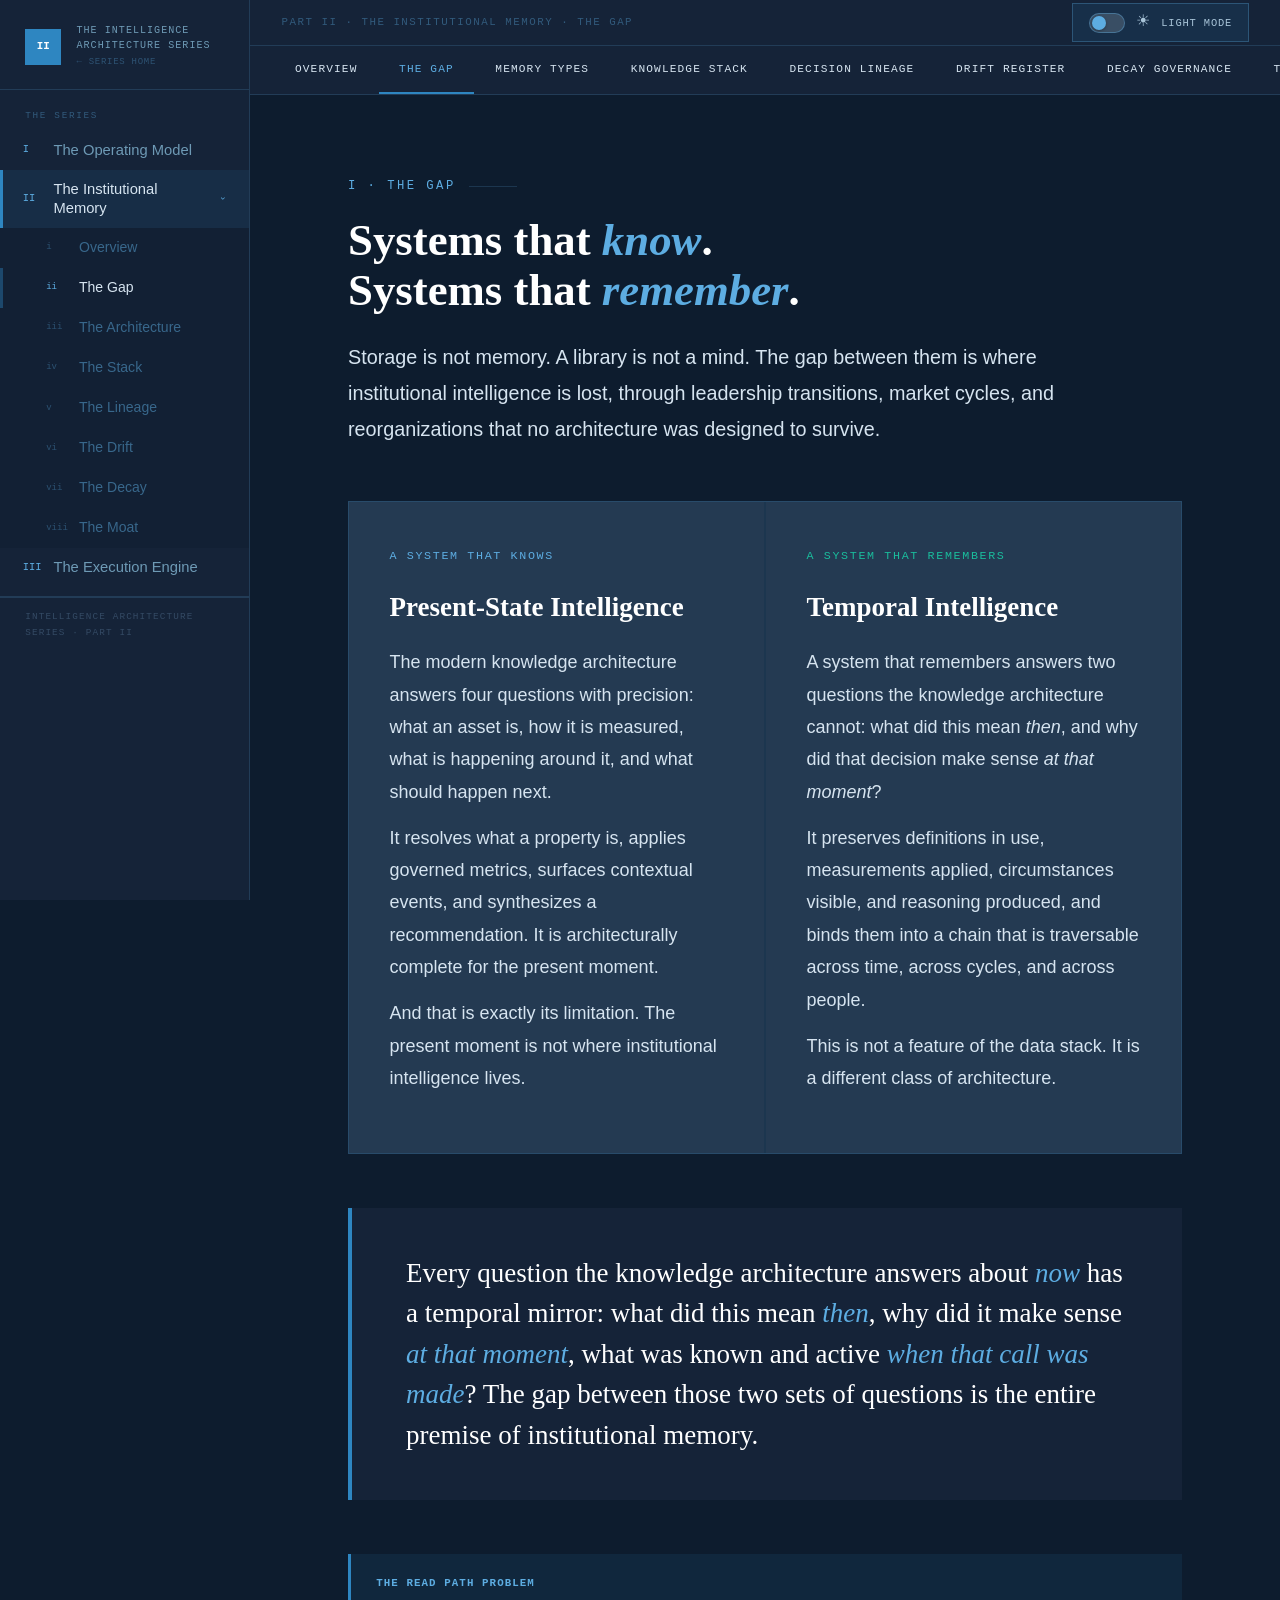
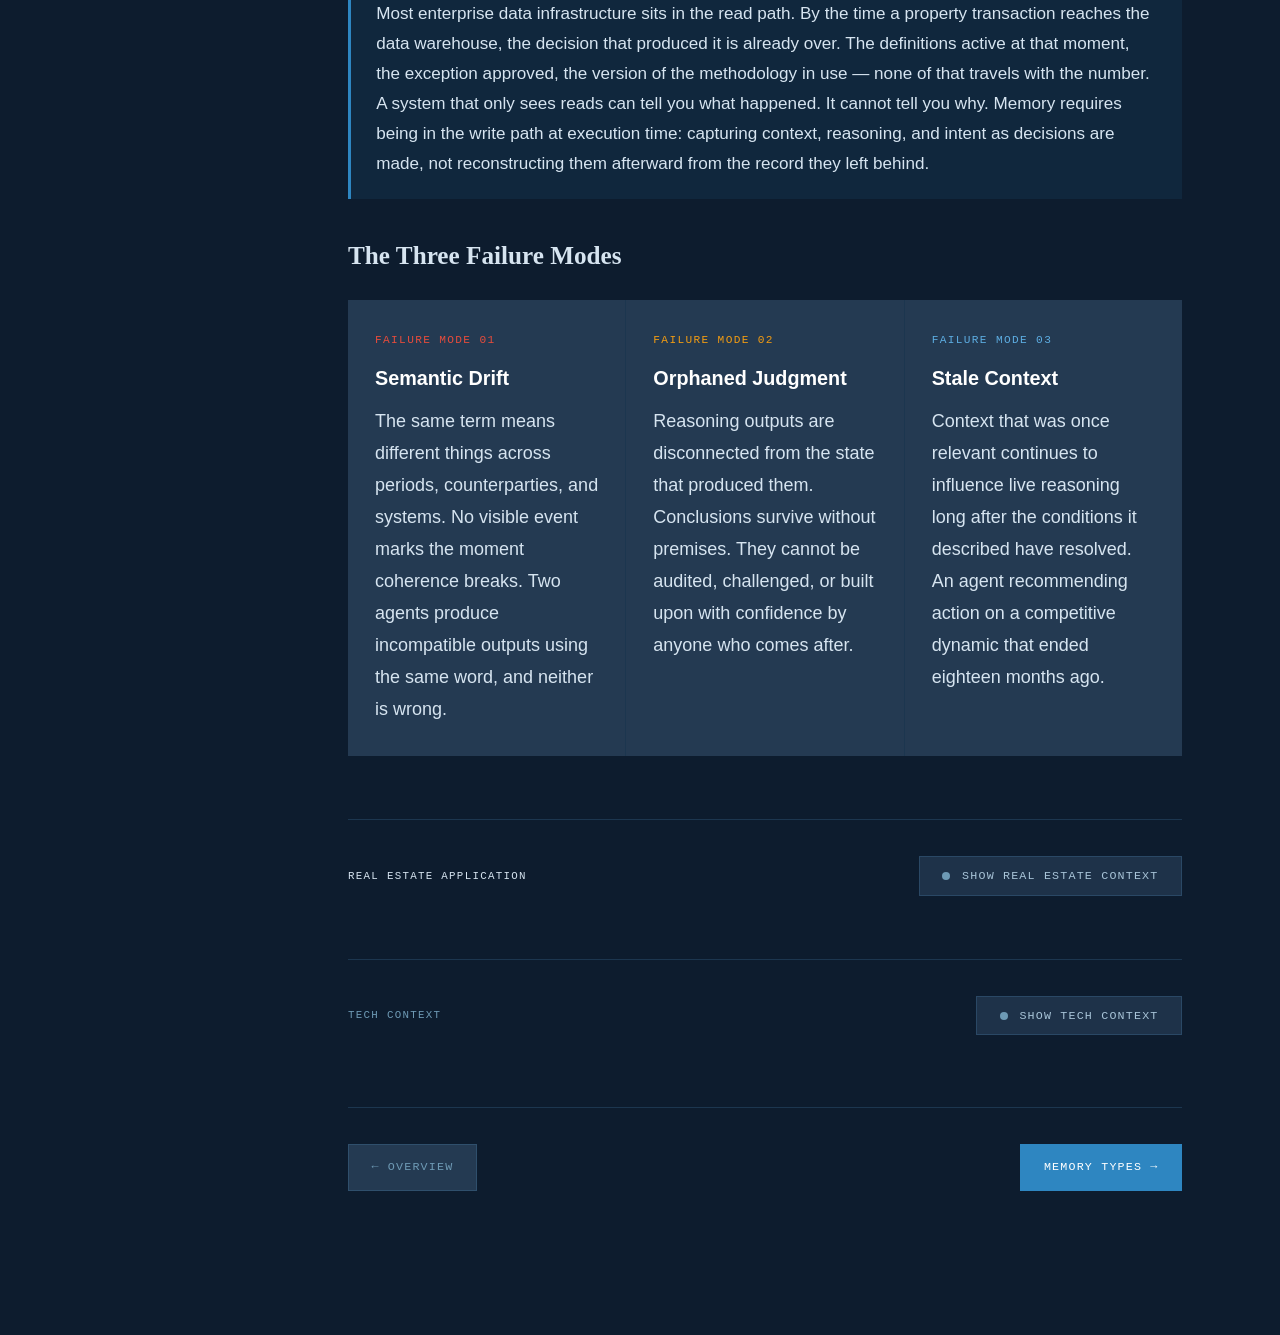
<file: gap.html>
<!DOCTYPE html>
<html lang="en">
<head>
<meta charset="UTF-8">
<meta name="viewport" content="width=device-width, initial-scale=1.0">
<title>i · The Gap, Memory Architecture</title>
<link href="https://fonts.googleapis.com/css2?family=Playfair+Display:ital,wght@0,400;0,700;1,400;1,700&family=Söhne:wght@300;400;500;600&family=JetBrains+Mono:wght@300;400;500&display=swap" rel="stylesheet">
<link rel="stylesheet" href="style.css">
</head>
<body>
<div class="sidebar-overlay" id="sidebar-overlay" onclick="closeSidebar()"></div>
<div class="progress-bar"><div class="progress-fill" style="width:14%"></div></div>
<aside class="sidebar" id="sidebar">

 <a href="index.html" class="sidebar-logo">
 <div class="logo-mark">II</div>
 <div>
 <div class="logo-text">The Intelligence<br>Architecture Series</div>
 <div class="logo-hint">← series home</div>
 </div>
 </a>

     <div class="series-nav-top">
    <span class="series-nav-title">The Series</span>

    <a href="part-01.html" class="series-part-header" style="text-decoration:none;display:flex;align-items:center;gap:0.7rem;padding:0.55rem 1.4rem 0.55rem 1.1rem;border-left:3px solid transparent;transition:background 0.15s;">
      <span class="spn">I</span><span class="spl">The Operating Model</span>
    </a>

    <div class="series-part active-part" id="sp-2">
      <div class="series-part-header" onclick="toggleSeriesPart('sp-2')">
        <span class="spn">II</span>
        <span class="spl">The Institutional Memory</span>
        <span class="sp-chevron">›</span>
      </div>
      <div class="series-part-sections">
        <a class="series-section-item" href="part-02.html"><span class="sec-num">i</span>Overview</a>
        <a class="series-section-item" href="gap.html"><span class="sec-num">ii</span>The Gap</a>
        <a class="series-section-item" href="memory-types.html"><span class="sec-num">iii</span>The Architecture</a>
        <a class="series-section-item" href="knowledge-stack.html"><span class="sec-num">iv</span>The Stack</a>
        <a class="series-section-item" href="decision-lineage.html"><span class="sec-num">v</span>The Lineage</a>
        <a class="series-section-item" href="drift-register.html"><span class="sec-num">vi</span>The Drift</a>
        <a class="series-section-item" href="decay-governance.html"><span class="sec-num">vii</span>The Decay</a>
        <a class="series-section-item" href="moat.html"><span class="sec-num">viii</span>The Moat</a>
      </div>
    </div>

    <a href="part-03.html" class="series-part-header" style="text-decoration:none;display:flex;align-items:center;gap:0.7rem;padding:0.55rem 1.4rem 0.55rem 1.1rem;border-left:3px solid transparent;transition:background 0.15s;">
      <span class="spn">III</span><span class="spl">The Execution Engine</span>
    </a>
  </div>

  <div class="sidebar-footer">
 <span class="sidebar-tag">Intelligence Architecture Series · Part II</span>
 </div>
</aside>
<header class="mobile-header">
 <button class="mobile-menu-btn" onclick="toggleMobileMenu()"><span></span><span></span><span></span></button>
 <span class="mobile-title">Memory Architecture</span>
 <span class="mobile-page-num">01</span>
</header>
<main class="main-content">
<div class="page-header-bar">
 <span class="page-header-title">Part II · The Institutional Memory · The Gap</span>
 <button class="theme-toggle" id="theme-toggle" onclick="toggleTheme()" aria-pressed="false">
 <span class="theme-track"><span class="theme-thumb"></span></span>
 <span class="theme-icon">☀</span>
 <span class="theme-label">Light mode</span>
 </button>
</div>
<div class="tab-nav-bar">
  <a href="part-02.html" class="tab-btn">Overview</a>
  <a href="gap.html" class="tab-btn active">The Gap</a>
  <a href="memory-types.html" class="tab-btn">Memory Types</a>
  <a href="knowledge-stack.html" class="tab-btn">Knowledge Stack</a>
  <a href="decision-lineage.html" class="tab-btn">Decision Lineage</a>
  <a href="drift-register.html" class="tab-btn">Drift Register</a>
  <a href="decay-governance.html" class="tab-btn">Decay Governance</a>
  <a href="moat.html" class="tab-btn">The Moat</a>
</div>


<div class="page-inner">

 <div class="eyebrow-tag">i · The Gap</div>
 <h1 class="page-title">Systems that <em>know</em>.<br>Systems that <em>remember</em>.</h1>
 <p class="page-lead">Storage is not memory. A library is not a mind. The gap between them is where institutional intelligence is lost, through leadership transitions, market cycles, and reorganizations that no architecture was designed to survive.</p>

 <div class="gap-grid">
 <div class="gap-col col-knows">
 <span class="gap-col-label">A System That Knows</span>
 <h3>Present-State Intelligence</h3>
 <p>The modern knowledge architecture answers four questions with precision: what an asset is, how it is measured, what is happening around it, and what should happen next.</p>
 <p>It resolves what a property is, applies governed metrics, surfaces contextual events, and synthesizes a recommendation. It is architecturally complete for the present moment.</p>
 <p>And that is exactly its limitation. The present moment is not where institutional intelligence lives.</p>
 </div>
 <div class="gap-col col-remembers">
 <span class="gap-col-label">A System That Remembers</span>
 <h3>Temporal Intelligence</h3>
 <p>A system that remembers answers two questions the knowledge architecture cannot: what did this mean <em>then</em>, and why did that decision make sense <em>at that moment</em>?</p>
 <p>It preserves definitions in use, measurements applied, circumstances visible, and reasoning produced, and binds them into a chain that is traversable across time, across cycles, and across people.</p>
 <p>This is not a feature of the data stack. It is a different class of architecture.</p>
 </div>
 </div>

 <div class="dark-banner">
 <p>Every question the knowledge architecture answers about <em>now</em> has a temporal mirror: what did this mean <em>then</em>, why did it make sense <em>at that moment</em>, what was known and active <em>when that call was made</em>? The gap between those two sets of questions is the entire premise of institutional memory.</p>
 </div>

 <div class="inline-note blue" style="margin-bottom:2rem">
 <strong>The Read Path Problem</strong>
 Most enterprise data infrastructure sits in the read path. By the time a property transaction reaches the data warehouse, the decision that produced it is already over. The definitions active at that moment, the exception approved, the version of the methodology in use — none of that travels with the number. A system that only sees reads can tell you what happened. It cannot tell you why. Memory requires being in the write path at execution time: capturing context, reasoning, and intent as decisions are made, not reconstructing them afterward from the record they left behind.
 </div>

 <h2 style="font-family:var(--font-display);font-size:1.4rem;color:var(--text-primary);margin-bottom:1.25rem;font-weight:600">The Three Failure Modes</h2>
 <div class="failure-trio">
 <div class="failure-item failure-1">
 <span class="failure-num">Failure Mode 01</span>
 <h4>Semantic Drift</h4>
 <p>The same term means different things across periods, counterparties, and systems. No visible event marks the moment coherence breaks. Two agents produce incompatible outputs using the same word, and neither is wrong.</p>
 </div>
 <div class="failure-item failure-2">
 <span class="failure-num">Failure Mode 02</span>
 <h4>Orphaned Judgment</h4>
 <p>Reasoning outputs are disconnected from the state that produced them. Conclusions survive without premises. They cannot be audited, challenged, or built upon with confidence by anyone who comes after.</p>
 </div>
 <div class="failure-item failure-3">
 <span class="failure-num">Failure Mode 03</span>
 <h4>Stale Context</h4>
 <p>Context that was once relevant continues to influence live reasoning long after the conditions it described have resolved. An agent recommending action on a competitive dynamic that ended eighteen months ago.</p>
 </div>
 </div>

 <!-- RE TOGGLE -->
 <div class="re-toggle-bar">
 <span style="font-family:var(--font-mono);font-size:0.6rem;letter-spacing:0.12em;text-transform:uppercase;color:var(--text-muted)">Real Estate Application</span>
 <button class="re-toggle-btn" data-re-target="gap" onclick="toggleRE('gap')">
 <span class="btn-dot"></span>
 Show Real Estate Context
 </button>
 </div>
 <div class="re-panel" id="re-gap">
 <div class="re-panel-header">
 <span class="re-panel-icon">RE Application</span>
 <h4>The Occupancy Problem</h4>
 </div>
 <p>A fund reports 91% occupancy. The JV partner reports 87% for the same portfolio. Neither number is wrong. <strong>Physical occupancy</strong>, what the property manager tracks, counts signed leases regardless of rent collection. <strong>Economic occupancy</strong>, what fund reporting uses, weights by rent passing. The definitions diverged quietly eighteen months ago when a new property manager was onboarded with different default reporting logic.</p>
 <p>No system flagged it. The IC presentation blended both. Two LPs submitted written inquiries after the quarterly report was circulated.</p>
 <div class="re-example">
 <strong>What Each Failure Mode Looks Like in Practice</strong>
 Semantic drift: "occupancy" means different things to JLL and to fund accounting. Orphaned judgment: the IC memo from Q2 2023 exists as a file, but the occupancy definition used, the macro thesis active, and the risk factors considered are not bound to it. Stale context: an underwriting agent is still applying a "flight-to-quality discount" to a CBD office submarket whose competitive dynamics changed completely after three Class A deliveries in 2024.
 </div>
 </div>

 
  <!-- TECH TOGGLE -->
  <div class="re-toggle-bar">
    <span style="font-family:var(--font-mono);font-size:0.6rem;letter-spacing:0.12em;text-transform:uppercase;color:var(--tx-muted)">Tech Context</span>
    <button class="re-toggle-btn" data-tech-target="gap" onclick="toggleTech('gap')">
      <span class="btn-dot"></span>
      Show Tech Context
    </button>
  </div>
  <div class="re-panel" id="tech-gap">
    <div class="re-panel-header">
      <span class="re-panel-icon">Tech Context</span>
      <h4>Where the Gap Shows Up in Real Estate</h4>
    </div>
    <p>An owner-operator closes the quarter. The question sounds simple: what was occupancy at quarter end?</p>
    <p>Asset management answers from Yardi, where occupancy follows the rent roll and in-place lease status. Leasing answers from VTS, where occupancy reflects deals signed, space marked committed, and movement in the pipeline before commencement. The warehouse produces a third number from a dbt model written eighteen months earlier, under a definition nobody formally retired.</p>
    <p>All three numbers are defensible. That is the problem.</p>
    <p>Nothing is broken in the pipeline. The rows are there. The field is populated. What failed is the meaning of the metric, and the gap only becomes visible when asset management and leasing walk into the same investment committee meeting with different versions of the same number.</p>
    <p>Each system retains its own truth. Yardi knows what is active on the property side. VTS knows what has been signed or is moving toward commencement. The dbt model knows what was true when it was written. None of them preserves what occupancy meant when an investment decision was made, who approved that definition, or whether it matches the one used a quarter earlier.</p>
    <p>Cherre can surface the conflict by connecting Yardi and VTS data across the stack. But surfacing the conflict is not the same as resolving the meaning. That requires governed definitions&#160;&#8212; a semantic layer where Collibra holds the versioned business definition, Informatica manages the lineage across systems, and Reltio resolves the entity so that the same asset, tenant, or lease is recognized consistently across every platform that touches it.</p>
    <p>A warehouse can tell you what occupancy looked like after the close. Without that governance layer, it cannot tell you why that version of occupancy was the one that counted.</p>
    <div class="tech-sources">
      <strong>Sources</strong>
      McKinsey, <em>The State of AI: Agents, Innovation, and Transformation</em> (Nov. 2025).
      Gartner, <em>Rethink Semantic Layers to Support the Future of Analytics and AI</em> (8 Apr. 2025, ID G00826629).
    </div>
  </div>

<div class="page-nav-footer">
 <a href="part-02.html" class="page-nav-btn">← Overview</a>
 <a href="memory-types.html" class="page-nav-btn next">Memory Types →</a>
 </div>
</div>
</main>
<script src="nav.js"></script>
</body>
</html>
</file>
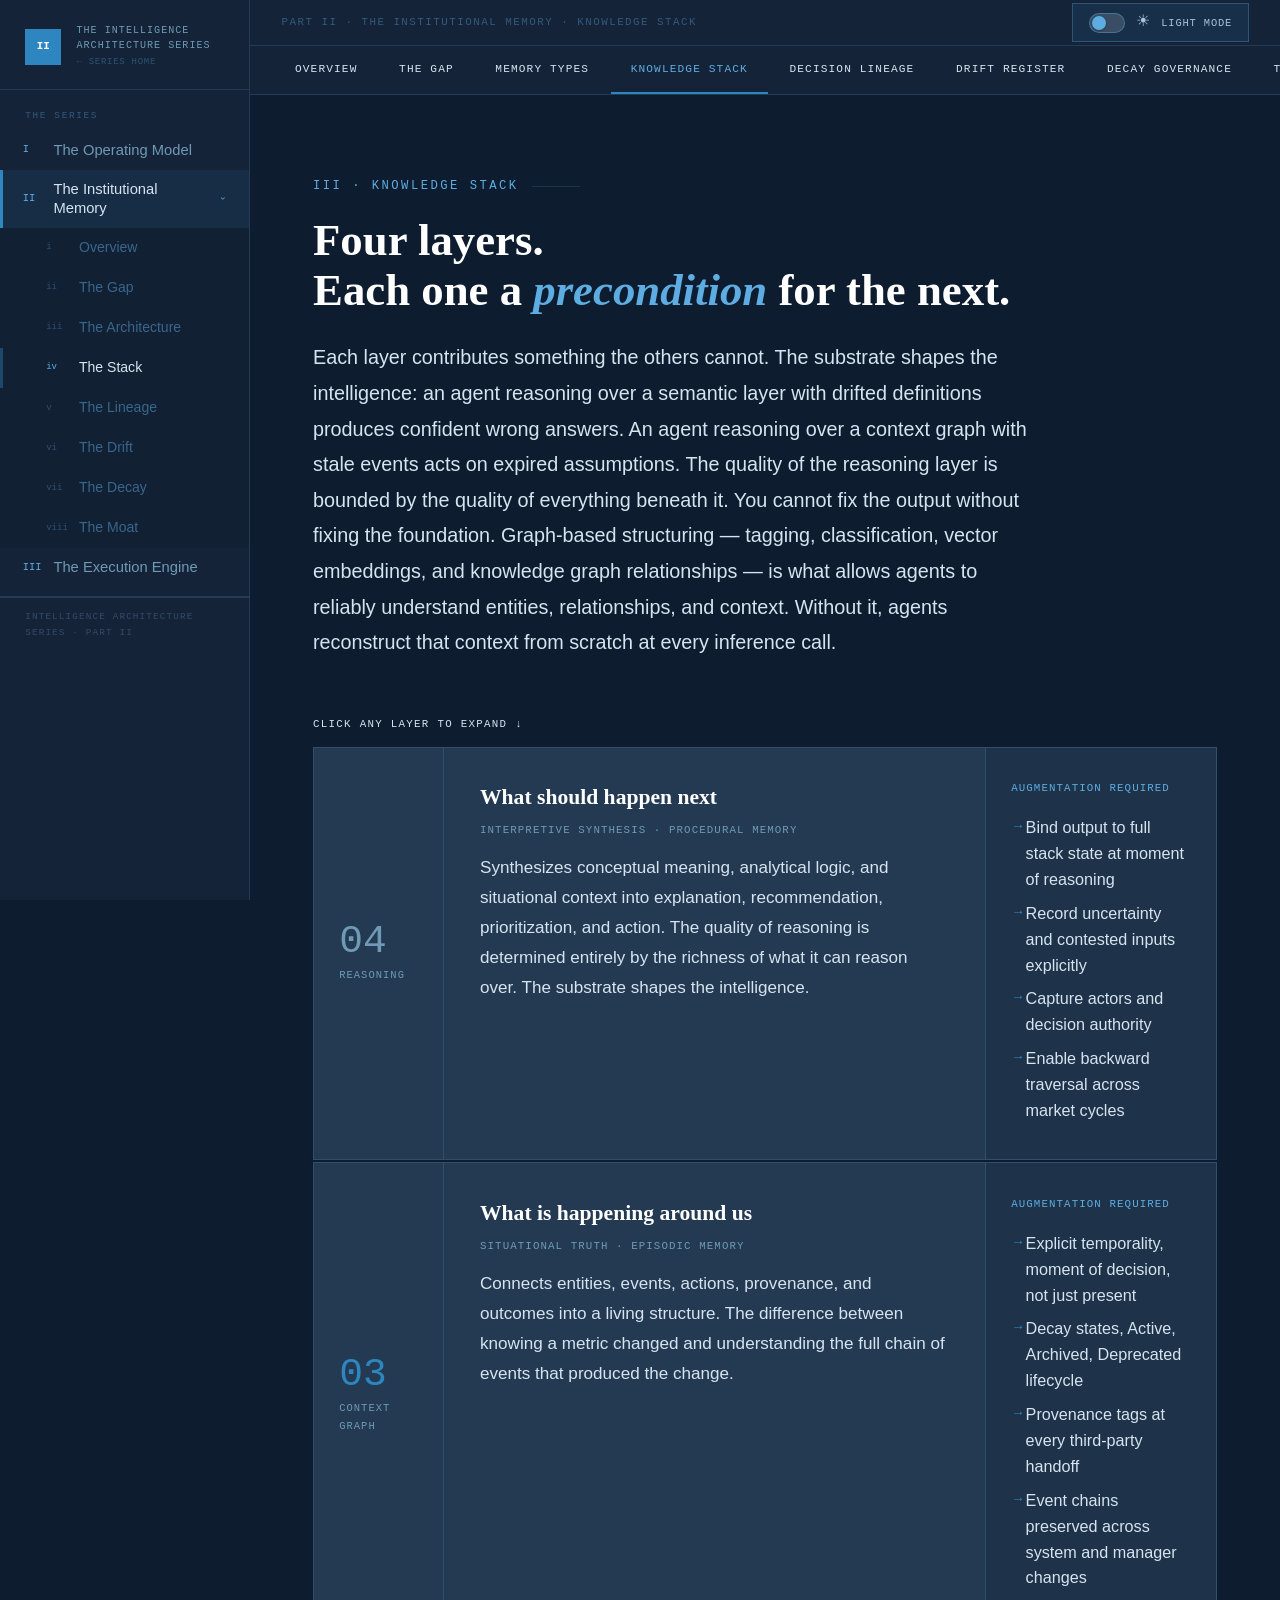
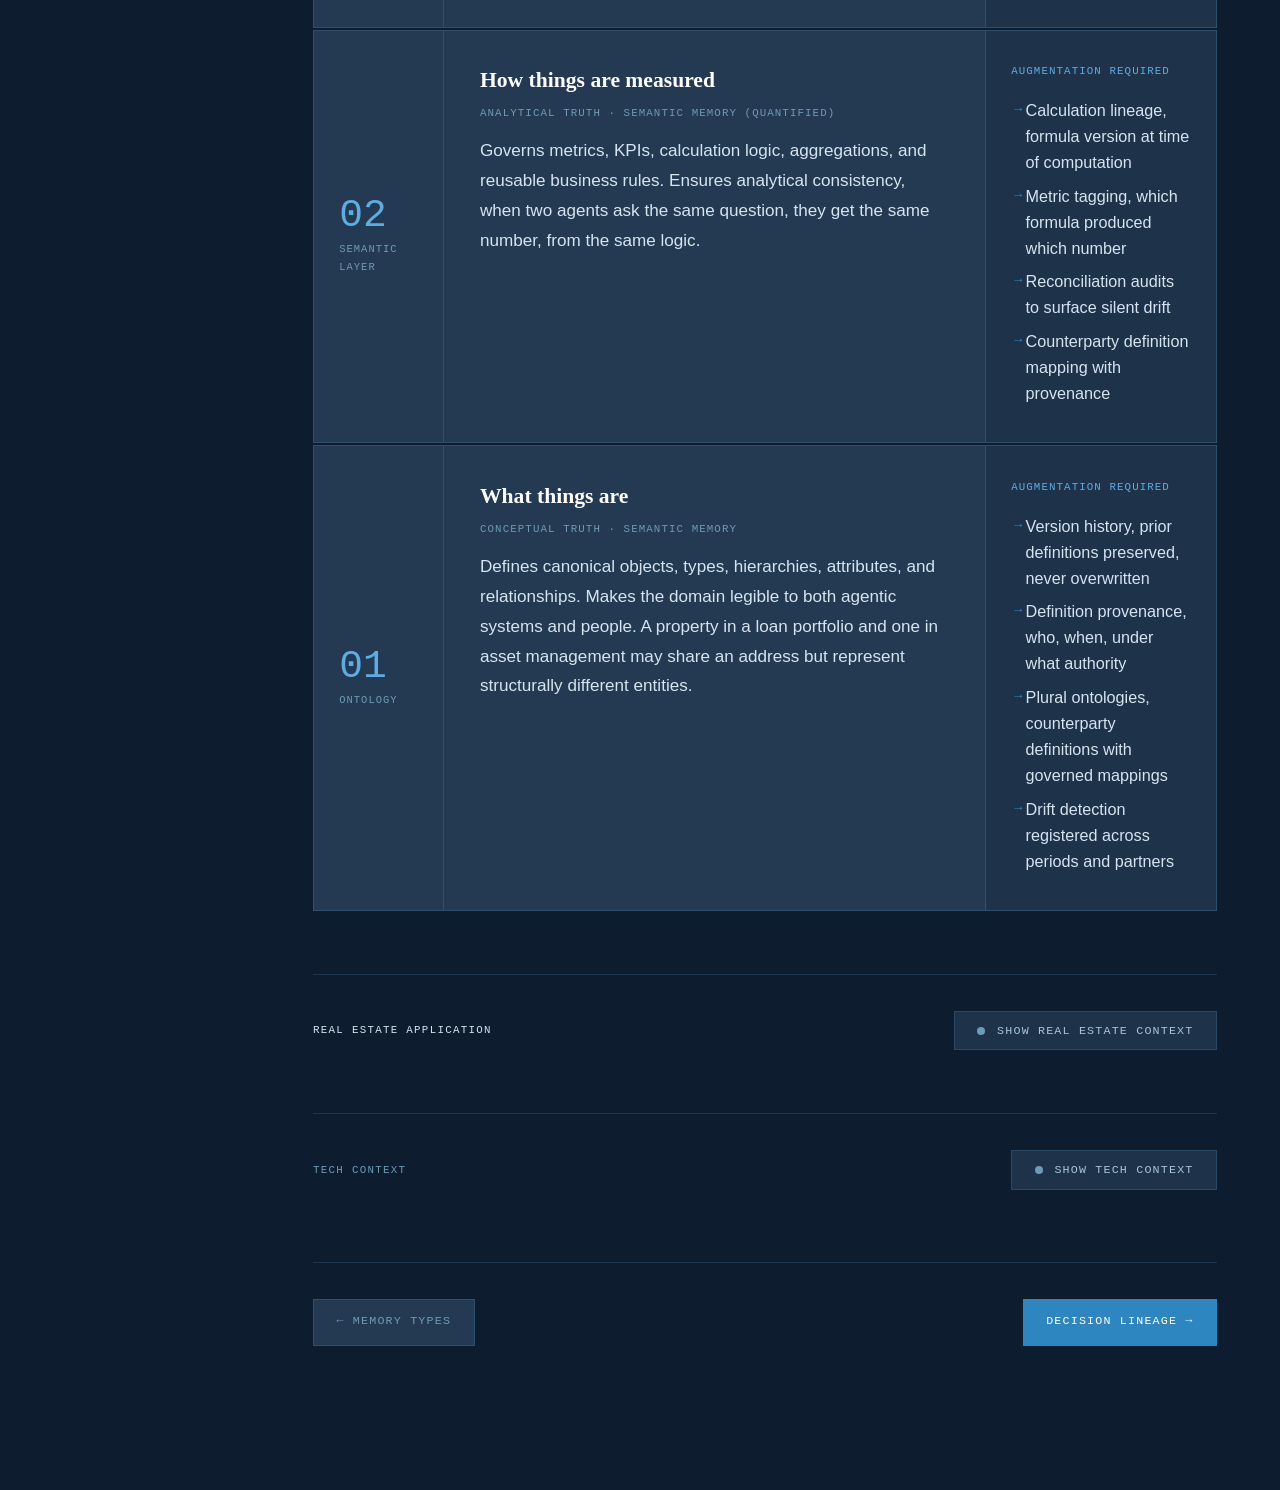
<file: knowledge-stack.html>
<!-- knowledge-stack.html -->
<!DOCTYPE html>
<html lang="en">
<head>
<meta charset="UTF-8"><meta name="viewport" content="width=device-width, initial-scale=1.0">
<title>iii · The Stack, The Institutional Memory</title>
<link href="https://fonts.googleapis.com/css2?family=Playfair+Display:ital,wght@0,400;0,700;1,400;1,700&family=Söhne:wght@300;400;500;600&family=JetBrains+Mono:wght@300;400;500&display=swap" rel="stylesheet">
<link rel="stylesheet" href="style.css">
</head>
<body>
<div class="sidebar-overlay" id="sidebar-overlay" onclick="closeSidebar()"></div>
<div class="progress-bar"><div class="progress-fill" style="width:42%"></div></div>
<aside class="sidebar" id="sidebar">

 <a href="index.html" class="sidebar-logo">
 <div class="logo-mark">II</div>
 <div>
 <div class="logo-text">The Intelligence<br>Architecture Series</div>
 <div class="logo-hint">← series home</div>
 </div>
 </a>

     <div class="series-nav-top">
    <span class="series-nav-title">The Series</span>

    <a href="part-01.html" class="series-part-header" style="text-decoration:none;display:flex;align-items:center;gap:0.7rem;padding:0.55rem 1.4rem 0.55rem 1.1rem;border-left:3px solid transparent;transition:background 0.15s;">
      <span class="spn">I</span><span class="spl">The Operating Model</span>
    </a>

    <div class="series-part active-part" id="sp-2">
      <div class="series-part-header" onclick="toggleSeriesPart('sp-2')">
        <span class="spn">II</span>
        <span class="spl">The Institutional Memory</span>
        <span class="sp-chevron">›</span>
      </div>
      <div class="series-part-sections">
        <a class="series-section-item" href="part-02.html"><span class="sec-num">i</span>Overview</a>
        <a class="series-section-item" href="gap.html"><span class="sec-num">ii</span>The Gap</a>
        <a class="series-section-item" href="memory-types.html"><span class="sec-num">iii</span>The Architecture</a>
        <a class="series-section-item" href="knowledge-stack.html"><span class="sec-num">iv</span>The Stack</a>
        <a class="series-section-item" href="decision-lineage.html"><span class="sec-num">v</span>The Lineage</a>
        <a class="series-section-item" href="drift-register.html"><span class="sec-num">vi</span>The Drift</a>
        <a class="series-section-item" href="decay-governance.html"><span class="sec-num">vii</span>The Decay</a>
        <a class="series-section-item" href="moat.html"><span class="sec-num">viii</span>The Moat</a>
      </div>
    </div>

    <a href="part-03.html" class="series-part-header" style="text-decoration:none;display:flex;align-items:center;gap:0.7rem;padding:0.55rem 1.4rem 0.55rem 1.1rem;border-left:3px solid transparent;transition:background 0.15s;">
      <span class="spn">III</span><span class="spl">The Execution Engine</span>
    </a>
  </div>

  <div class="sidebar-footer">
 <span class="sidebar-tag">Intelligence Architecture Series · Part II</span>
 </div>
</aside>
<header class="mobile-header">
 <button class="mobile-menu-btn" onclick="toggleMobileMenu()"><span></span><span></span><span></span></button>
 <span class="mobile-title">Memory Architecture</span><span class="mobile-page-num">03</span>
</header>
<main class="main-content">
<div class="page-header-bar">
 <span class="page-header-title">Part II · The Institutional Memory · Knowledge Stack</span>
 <button class="theme-toggle" id="theme-toggle" onclick="toggleTheme()" aria-pressed="false">
 <span class="theme-track"><span class="theme-thumb"></span></span>
 <span class="theme-icon">☀</span>
 <span class="theme-label">Light mode</span>
 </button>
</div>
<div class="tab-nav-bar">
  <a href="part-02.html" class="tab-btn">Overview</a>
  <a href="gap.html" class="tab-btn">The Gap</a>
  <a href="memory-types.html" class="tab-btn">Memory Types</a>
  <a href="knowledge-stack.html" class="tab-btn active">Knowledge Stack</a>
  <a href="decision-lineage.html" class="tab-btn">Decision Lineage</a>
  <a href="drift-register.html" class="tab-btn">Drift Register</a>
  <a href="decay-governance.html" class="tab-btn">Decay Governance</a>
  <a href="moat.html" class="tab-btn">The Moat</a>
</div>


<div class="page-inner-wide">
 <div class="eyebrow-tag">iii · Knowledge Stack</div>
 <h1 class="page-title">Four layers.<br>Each one a <em>precondition</em> for the next.</h1>
 <p class="page-lead">Each layer contributes something the others cannot. The substrate shapes the intelligence: an agent reasoning over a semantic layer with drifted definitions produces confident wrong answers. An agent reasoning over a context graph with stale events acts on expired assumptions. The quality of the reasoning layer is bounded by the quality of everything beneath it. You cannot fix the output without fixing the foundation. Graph-based structuring — tagging, classification, vector embeddings, and knowledge graph relationships — is what allows agents to reliably understand entities, relationships, and context. Without it, agents reconstruct that context from scratch at every inference call.</p>

 <p style="font-family:var(--font-mono);font-size:0.6rem;letter-spacing:0.12em;text-transform:uppercase;color:var(--text-muted);margin-bottom:0.75rem">Click any layer to expand ↓</p>

 <div class="layer-stack">
 <div class="layer-block" onclick="toggleLayer(this)">
 <div class="lb-meta"><span class="lb-num ln-r">04</span><span class="lb-name">Reasoning</span></div>
 <div class="lb-body">
 <h3>What should happen next</h3>
 <span class="lb-truth">Interpretive Synthesis · Procedural Memory</span>
 <p>Synthesizes conceptual meaning, analytical logic, and situational context into explanation, recommendation, prioritization, and action. The quality of reasoning is determined entirely by the richness of what it can reason over. The substrate shapes the intelligence.</p>
 </div>
 <div class="lb-augment">
 <span class="lb-augment-label">Augmentation Required</span>
 <ul>
 <li>Bind output to full stack state at moment of reasoning</li>
 <li>Record uncertainty and contested inputs explicitly</li>
 <li>Capture actors and decision authority</li>
 <li>Enable backward traversal across market cycles</li>
 </ul>
 </div>
 <div class="lb-expand-content">
 <p>The reasoning layer is where large language models, agent frameworks, and orchestration engines operate. Without memory augmentation, every recommendation it produces is disconnected from the prior recommendations made on the same asset, the same portfolio, or the same market condition. A recommendation produced today has no durable connection to the one produced eighteen months ago. Those two moments are unrelated, until decision lineage binds them.</p>
 </div>
 </div>
 <div class="layer-block" onclick="toggleLayer(this)">
 <div class="lb-meta"><span class="lb-num ln-c">03</span><span class="lb-name">Context Graph</span></div>
 <div class="lb-body">
 <h3>What is happening around us</h3>
 <span class="lb-truth">Situational Truth · Episodic Memory</span>
 <p>Connects entities, events, actions, provenance, and outcomes into a living structure. The difference between knowing a metric changed and understanding the full chain of events that produced the change.</p>
 </div>
 <div class="lb-augment">
 <span class="lb-augment-label">Augmentation Required</span>
 <ul>
 <li>Explicit temporality, moment of decision, not just present</li>
 <li>Decay states, Active, Archived, Deprecated lifecycle</li>
 <li>Provenance tags at every third-party handoff</li>
 <li>Event chains preserved across system and manager changes</li>
 </ul>
 </div>
 <div class="lb-expand-content">
 <p>The context graph as currently framed captures current situational truth. Episodic memory requires it to be explicitly temporal, not just what is happening, but what was happening at the moment a decision was made. The property management transition. The deferred maintenance call. The competitive incentive campaign. These facts shape decisions, and they require lifecycle governance so they transition from Active to Archived rather than remaining perpetually current or being deleted entirely.</p>
 </div>
 </div>
 <div class="layer-block" onclick="toggleLayer(this)">
 <div class="lb-meta"><span class="lb-num ln-s">02</span><span class="lb-name">Semantic Layer</span></div>
 <div class="lb-body">
 <h3>How things are measured</h3>
 <span class="lb-truth">Analytical Truth · Semantic Memory (Quantified)</span>
 <p>Governs metrics, KPIs, calculation logic, aggregations, and reusable business rules. Ensures analytical consistency, when two agents ask the same question, they get the same number, from the same logic.</p>
 </div>
 <div class="lb-augment">
 <span class="lb-augment-label">Augmentation Required</span>
 <ul>
 <li>Calculation lineage, formula version at time of computation</li>
 <li>Metric tagging, which formula produced which number</li>
 <li>Reconciliation audits to surface silent drift</li>
 <li>Counterparty definition mapping with provenance</li>
 </ul>
 </div>
 <div class="lb-expand-content">
 <p>"Renewal rate" sounds unambiguous. In practice it requires governed answers to at least five sub-questions: Does it include option exercises? What is the eligible lease cohort? What time window applies? How are partial renewals counted? Are cause terminations excluded? Two analysts applying different defaults produce numbers that look comparable but aren't. The Drift Register catches this, but only if the semantic layer has been designed to surface formula versions alongside metric values.</p>
 </div>
 </div>
 <div class="layer-block" onclick="toggleLayer(this)">
 <div class="lb-meta"><span class="lb-num ln-o">01</span><span class="lb-name">Ontology</span></div>
 <div class="lb-body">
 <h3>What things are</h3>
 <span class="lb-truth">Conceptual Truth · Semantic Memory</span>
 <p>Defines canonical objects, types, hierarchies, attributes, and relationships. Makes the domain legible to both agentic systems and people. A property in a loan portfolio and one in asset management may share an address but represent structurally different entities.</p>
 </div>
 <div class="lb-augment">
 <span class="lb-augment-label">Augmentation Required</span>
 <ul>
 <li>Version history, prior definitions preserved, never overwritten</li>
 <li>Definition provenance, who, when, under what authority</li>
 <li>Plural ontologies, counterparty definitions with governed mappings</li>
 <li>Drift detection registered across periods and partners</li>
 </ul>
 </div>
 <div class="lb-expand-content">
 <p>Plural ontologies replace the failed mandate of one canonical model. In a distributed operating model, with outsourced property managers, JV partners, and multiple systems of record, forcing a single definition is often neither practical nor correct. The ontology layer should instead allow different valid definitions to coexist with explicit scope tags, provenance, and governed mappings between them. Standardization becomes a service offered, not a mandate imposed.</p>
 </div>
 </div>
 </div>

 <!-- RE TOGGLE -->
 <div class="re-toggle-bar">
 <span style="font-family:var(--font-mono);font-size:0.6rem;letter-spacing:0.12em;text-transform:uppercase;color:var(--text-muted)">Real Estate Application</span>
 <button class="re-toggle-btn" data-re-target="knowledge-stack" onclick="toggleRE('knowledge-stack')">
 <span class="btn-dot"></span>
 Show Real Estate Context
 </button>
 </div>
 <div class="re-panel" id="re-knowledge-stack">
 <div class="re-panel-header">
 <span class="re-panel-icon">RE Application</span>
 <h4>Each Layer in a Real Estate Intelligence Stack</h4>
 </div>
 <p><strong>Reasoning layer:</strong> An agent recommends holding a logistics asset through the current rate cycle. That recommendation is only trustworthy if it can be traced to the discount rate methodology in use, the occupancy definition applied, and the competitive context visible at the moment of synthesis, not the context that exists today.</p>
 <p><strong>Context graph:</strong> Tracks that a property management transition occurred at a specific asset in March 2024, that a deferred HVAC decision was logged in June 2024, and that a competitor ran a 3-month free rent campaign in the submarket from August through October 2024. The renewal rate decline in Q3 2024 is only explainable when these three facts are visible, connected, and preserved.</p>
 <p><strong>Semantic layer:</strong> "Tenant" in a CBRE-managed office portfolio means something structurally different from "tenant" in a Greystar-managed multifamily asset. "Property" in Yardi may not resolve to the same entity as "property" in Argus or VTS. The ontology makes these distinctions explicit, and plural ontologies let a JV partner's definitions coexist with yours without silent collision.</p>
 <div class="re-example">
 <strong>The Dependency Chain</strong>
 The reasoning layer's quality is entirely determined by what it can reason over. If the ontology has drifted, the semantic layer has inconsistent formulas, and the context graph has stale facts, the reasoning output is wrong at scale. Fast and authoritative, but wrong. This is the real risk of deploying AI without the augmented architecture.
 </div>
 </div>

 
  <!-- TECH TOGGLE -->
  <div class="re-toggle-bar">
    <span style="font-family:var(--font-mono);font-size:0.6rem;letter-spacing:0.12em;text-transform:uppercase;color:var(--tx-muted)">Tech Context</span>
    <button class="re-toggle-btn" data-tech-target="knowledge-stack" onclick="toggleTech('knowledge-stack')">
      <span class="btn-dot"></span>
      Show Tech Context
    </button>
  </div>
  <div class="re-panel" id="tech-knowledge-stack">
    <div class="re-panel-header">
      <span class="re-panel-icon">Tech Context</span>
      <h4>The Stack Most Alternatives Managers Actually Have</h4>
    </div>
    <p>A large alternatives manager runs eFront or Allvue for fund operations, Yardi and MRI for real estate, DealCloud for deal flow, Anaplan for fund-level financial planning, Snowflake as the warehouse, dbt for transformation, Tableau or Power BI for reporting, and ChatGPT via Azure OpenAI as the reasoning layer.</p>
    <p>The reasoning layer is usually the first thing bought. What sits beneath it is rarely governed.</p>
    <p>Ontology is only partially resolved. The same asset, tenant, or loan can appear differently across eFront, Yardi, and DealCloud. Even familiar terms, such as occupancy, NOI, commitment, exposure, shift by function and platform. Reltio or Informatica MDM can resolve the entity. Most firms have not made that investment yet.</p>
    <p>The semantic layer is fragmented across dbt models, Anaplan assumptions, Argus files, and analyst spreadsheets. It is not consistently versioned. None of it is machine-readable by the agent at inference time. Collibra is where these definitions should live. AtScale is how they get exposed to the reasoning layer without moving the data.</p>
    <p>The context layer barely exists. IC memos live in PDFs. Committee minutes live in SharePoint. Chatham outputs arrive by email. The market context behind major decisions, the rationale for an underwriting override, the reason treasury hedged one way instead of another; all of it is document-based, not queryable.</p>
    <p>So the model does exactly what it is designed to do. It reasons over what it can see. The problem is what it cannot see.</p>
    <table>
      <thead><tr><th>Layer</th><th>What most firms have</th><th>What the agent needs</th></tr></thead>
      <tbody>
        <tr><td>01&#160;Ontology</td><td>Asset and entity definitions siloed by platform. eFront, Yardi, and DealCloud do not share a canonical model</td><td>Time-aware entity resolution across all platforms. Reltio or Informatica MDM as the resolution layer</td></tr>
        <tr><td>02&#160;Semantic layer</td><td>dbt models, Anaplan assumptions, Argus files, analyst spreadsheets. None versioned, none machine-readable at inference time</td><td>Versioned, governed definitions in Collibra. AtScale exposing them to the reasoning layer without data movement</td></tr>
        <tr><td>03&#160;Context graph</td><td>IC memos in PDFs, committee minutes in SharePoint, Chatham outputs in email, market context in people&#8217;s heads</td><td>Explicit, time-bound context records with Active&#160;/&#160;Archived&#160;/&#160;Deprecated lifecycle governance</td></tr>
        <tr><td>04&#160;Reasoning</td><td>Deployed via Azure OpenAI</td><td>The same layer; trustworthy only when the three layers beneath it are governed</td></tr>
      </tbody>
    </table>
    <div class="tech-sources">
      <strong>Sources</strong>
      Gartner, <em>Rethink Semantic Layers to Support the Future of Analytics and AI</em> (8 Apr. 2025, ID G00826629)&#160;&#8212; composite semantic layers and knowledge-graph-supported architecture.
      Gartner D&amp;A Summit 2026&#160;&#8212; organizations with highest AI satisfaction invest 1.78&#215; more in foundations than in AI tools.
    </div>
  </div>

<div class="page-nav-footer">
 <a href="memory-types.html" class="page-nav-btn">← Memory Types</a>
 <a href="decision-lineage.html" class="page-nav-btn next">Decision Lineage →</a>
 </div>
</div>
</main>
<script src="nav.js"></script>
</body>
</html>
</file>
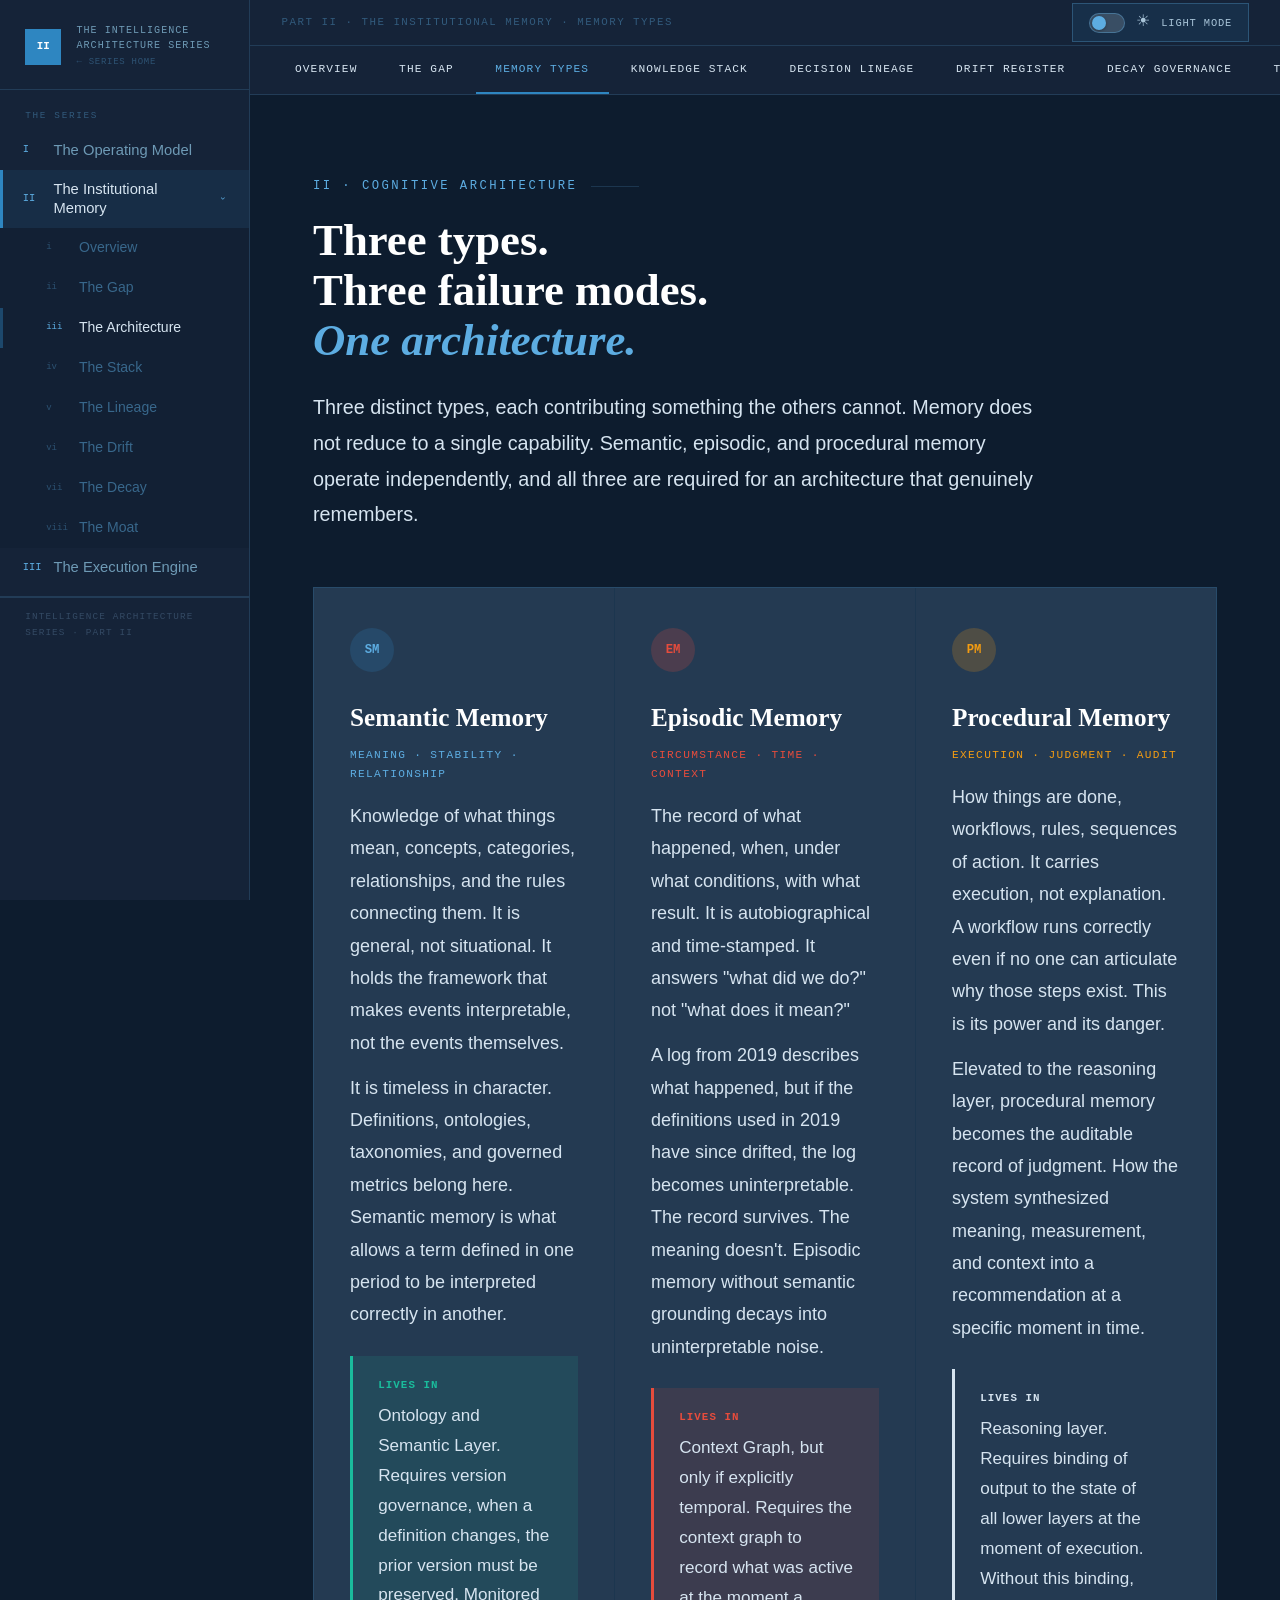
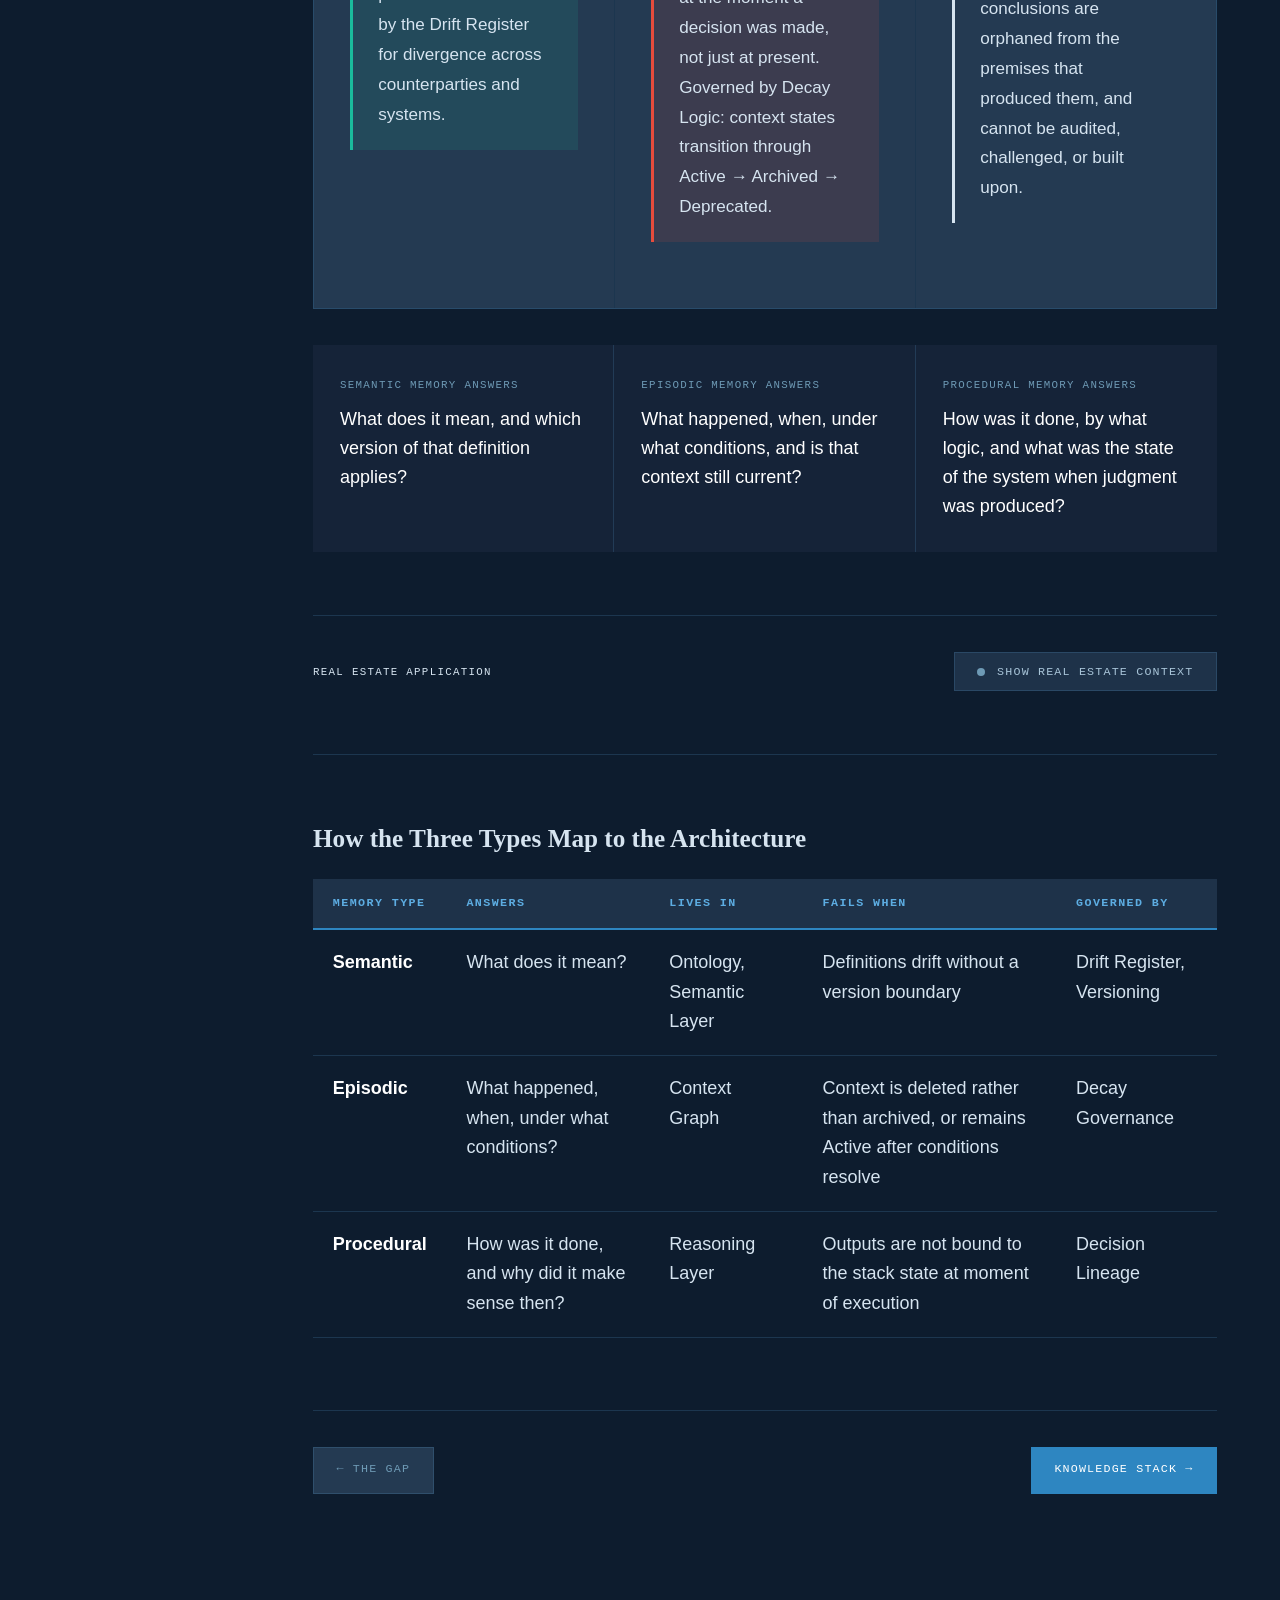
<file: memory-types.html>
<!DOCTYPE html>
<html lang="en">
<head>
<meta charset="UTF-8">
<meta name="viewport" content="width=device-width, initial-scale=1.0">
<title>02 · The Architecture, The Institutional Memory</title>
<link href="https://fonts.googleapis.com/css2?family=Playfair+Display:ital,wght@0,400;0,700;1,400;1,700&family=Söhne:wght@300;400;500;600&family=JetBrains+Mono:wght@300;400;500&display=swap" rel="stylesheet">
<link rel="stylesheet" href="style.css">
</head>
<body>
<div class="sidebar-overlay" id="sidebar-overlay" onclick="closeSidebar()"></div>
<div class="progress-bar"><div class="progress-fill" style="width:28%"></div></div>
<aside class="sidebar" id="sidebar">

 <a href="index.html" class="sidebar-logo">
 <div class="logo-mark">II</div>
 <div>
 <div class="logo-text">The Intelligence<br>Architecture Series</div>
 <div class="logo-hint">← series home</div>
 </div>
 </a>

     <div class="series-nav-top">
    <span class="series-nav-title">The Series</span>

    <a href="part-01.html" class="series-part-header" style="text-decoration:none;display:flex;align-items:center;gap:0.7rem;padding:0.55rem 1.4rem 0.55rem 1.1rem;border-left:3px solid transparent;transition:background 0.15s;">
      <span class="spn">I</span><span class="spl">The Operating Model</span>
    </a>

    <div class="series-part active-part" id="sp-2">
      <div class="series-part-header" onclick="toggleSeriesPart('sp-2')">
        <span class="spn">II</span>
        <span class="spl">The Institutional Memory</span>
        <span class="sp-chevron">›</span>
      </div>
      <div class="series-part-sections">
        <a class="series-section-item" href="part-02.html"><span class="sec-num">i</span>Overview</a>
        <a class="series-section-item" href="gap.html"><span class="sec-num">ii</span>The Gap</a>
        <a class="series-section-item" href="memory-types.html"><span class="sec-num">iii</span>The Architecture</a>
        <a class="series-section-item" href="knowledge-stack.html"><span class="sec-num">iv</span>The Stack</a>
        <a class="series-section-item" href="decision-lineage.html"><span class="sec-num">v</span>The Lineage</a>
        <a class="series-section-item" href="drift-register.html"><span class="sec-num">vi</span>The Drift</a>
        <a class="series-section-item" href="decay-governance.html"><span class="sec-num">vii</span>The Decay</a>
        <a class="series-section-item" href="moat.html"><span class="sec-num">viii</span>The Moat</a>
      </div>
    </div>

    <a href="part-03.html" class="series-part-header" style="text-decoration:none;display:flex;align-items:center;gap:0.7rem;padding:0.55rem 1.4rem 0.55rem 1.1rem;border-left:3px solid transparent;transition:background 0.15s;">
      <span class="spn">III</span><span class="spl">The Execution Engine</span>
    </a>
  </div>

  <div class="sidebar-footer">
 <span class="sidebar-tag">Intelligence Architecture Series · Part II</span>
 </div>
</aside>
<header class="mobile-header">
 <button class="mobile-menu-btn" onclick="toggleMobileMenu()"><span></span><span></span><span></span></button>
 <span class="mobile-title">Memory Architecture</span>
 <span class="mobile-page-num">02</span>
</header>
<main class="main-content">
<div class="page-header-bar">
 <span class="page-header-title">Part II · The Institutional Memory · Memory Types</span>
 <button class="theme-toggle" id="theme-toggle" onclick="toggleTheme()" aria-pressed="false">
 <span class="theme-track"><span class="theme-thumb"></span></span>
 <span class="theme-icon">☀</span>
 <span class="theme-label">Light mode</span>
 </button>
</div>
<div class="tab-nav-bar">
  <a href="part-02.html" class="tab-btn">Overview</a>
  <a href="gap.html" class="tab-btn">The Gap</a>
  <a href="memory-types.html" class="tab-btn active">Memory Types</a>
  <a href="knowledge-stack.html" class="tab-btn">Knowledge Stack</a>
  <a href="decision-lineage.html" class="tab-btn">Decision Lineage</a>
  <a href="drift-register.html" class="tab-btn">Drift Register</a>
  <a href="decay-governance.html" class="tab-btn">Decay Governance</a>
  <a href="moat.html" class="tab-btn">The Moat</a>
</div>


<div class="page-inner-wide">

 <div class="eyebrow-tag">ii · Cognitive Architecture</div>
 <h1 class="page-title">Three types.<br>Three failure modes.<br><em>One architecture.</em></h1>
 <p class="page-lead">Three distinct types, each contributing something the others cannot. Memory does not reduce to a single capability. Semantic, episodic, and procedural memory operate independently, and all three are required for an architecture that genuinely remembers.</p>

 <div class="memory-trio">
 <div class="memory-card-item mc-semantic">
 <div class="mc-icon">SM</div>
 <h3>Semantic Memory</h3>
 <span class="mc-tag">Meaning · Stability · Relationship</span>
 <p>Knowledge of what things mean, concepts, categories, relationships, and the rules connecting them. It is general, not situational. It holds the framework that makes events interpretable, not the events themselves.</p>
 <p>It is timeless in character. Definitions, ontologies, taxonomies, and governed metrics belong here. Semantic memory is what allows a term defined in one period to be interpreted correctly in another.</p>
 <div class="inline-note teal">
 <strong>Lives In</strong>
 Ontology and Semantic Layer. Requires version governance, when a definition changes, the prior version must be preserved. Monitored by the Drift Register for divergence across counterparties and systems.
 </div>
 </div>
 <div class="memory-card-item mc-episodic">
 <div class="mc-icon">EM</div>
 <h3>Episodic Memory</h3>
 <span class="mc-tag">Circumstance · Time · Context</span>
 <p>The record of what happened, when, under what conditions, with what result. It is autobiographical and time-stamped. It answers "what did we do?" not "what does it mean?"</p>
 <p>A log from 2019 describes what happened, but if the definitions used in 2019 have since drifted, the log becomes uninterpretable. The record survives. The meaning doesn't. Episodic memory without semantic grounding decays into uninterpretable noise.</p>
 <div class="inline-note signal">
 <strong>Lives In</strong>
 Context Graph, but only if explicitly temporal. Requires the context graph to record what was active at the moment a decision was made, not just at present. Governed by Decay Logic: context states transition through Active → Archived → Deprecated.
 </div>
 </div>
 <div class="memory-card-item mc-procedural">
 <div class="mc-icon">PM</div>
 <h3>Procedural Memory</h3>
 <span class="mc-tag">Execution · Judgment · Audit</span>
 <p>How things are done, workflows, rules, sequences of action. It carries execution, not explanation. A workflow runs correctly even if no one can articulate why those steps exist. This is its power and its danger.</p>
 <p>Elevated to the reasoning layer, procedural memory becomes the auditable record of judgment. How the system synthesized meaning, measurement, and context into a recommendation at a specific moment in time.</p>
 <div class="inline-note gold">
 <strong>Lives In</strong>
 Reasoning layer. Requires binding of output to the state of all lower layers at the moment of execution. Without this binding, conclusions are orphaned from the premises that produced them, and cannot be audited, challenged, or built upon.
 </div>
 </div>
 </div>

 <div class="memory-answers">
 <div class="ma-item">
 <span class="ma-label">Semantic Memory Answers</span>
 <div class="ma-answer">What does it mean, and which version of that definition applies?</div>
 </div>
 <div class="ma-item">
 <span class="ma-label">Episodic Memory Answers</span>
 <div class="ma-answer">What happened, when, under what conditions, and is that context still current?</div>
 </div>
 <div class="ma-item">
 <span class="ma-label">Procedural Memory Answers</span>
 <div class="ma-answer">How was it done, by what logic, and what was the state of the system when judgment was produced?</div>
 </div>
 </div>

 <!-- RE TOGGLE -->
 <div class="re-toggle-bar">
 <span style="font-family:var(--font-mono);font-size:0.6rem;letter-spacing:0.12em;text-transform:uppercase;color:var(--text-muted)">Real Estate Application</span>
 <button class="re-toggle-btn" data-re-target="memory-types" onclick="toggleRE('memory-types')">
 <span class="btn-dot"></span>
 Show Real Estate Context
 </button>
 </div>
 <div class="re-panel" id="re-memory-types">
 <div class="re-panel-header">
 <span class="re-panel-icon">RE Application</span>
 <h4>Each Memory Type in a Real Estate Portfolio</h4>
 </div>
 <p><strong>Semantic memory</strong> in real estate: knowing that "net rentable area" and "gross leasable area" are distinct concepts, that "cap rate" means different things in stabilized versus value-add contexts, and that "tenant" in a commercial lease occupies a structurally different position in the domain model than "customer" in retail analytics. It also means knowing that JLL and Greystar may use the same word "occupancy" to mean different things, and that both definitions are valid within their respective contexts.</p>
 <p><strong>Episodic memory</strong> in real estate: the property management transition at 400 Market Street in Q1 2024. The deferred HVAC decision logged in June 2024. The competitor running 3-month free rent in the Austin submarket from August through November 2024. The rising rate macro context that shaped hold/sell recommendations from 2022 through mid-2025. These facts shaped decisions at specific moments, and they decay in relevance as conditions change.</p>
 <p><strong>Procedural memory</strong> in real estate: the underwriting model that applies a specific discount rate methodology to value-add industrial assets in secondary markets. The model ran correctly for three years. But when the methodology changed in Q1 2024, historical underwriting outputs became incomparable to current ones, because no version binding was in place to record which methodology was active when each deal was modeled.</p>
 <div class="re-example">
 <strong>The Consequence</strong>
 Without all three memory types operating together, a cycle comparison becomes unreliable. You can retrieve the deals underwritten in 2022. You cannot reliably compare their underwriting assumptions to deals underwritten in 2025, because the definitions, the contextual conditions, and the modeling methodology have all changed without a consistent record of when and how.
 </div>
 </div>

 <div class="section-divider"></div>

 <h2 style="font-family:var(--font-display);font-size:1.4rem;color:var(--text-primary);margin-bottom:1rem;font-weight:600">How the Three Types Map to the Architecture</h2>
 <table class="data-table">
 <thead>
 <tr>
 <th>Memory Type</th>
 <th>Answers</th>
 <th>Lives In</th>
 <th>Fails When</th>
 <th>Governed By</th>
 </tr>
 </thead>
 <tbody>
 <tr>
 <td class="td-strong">Semantic</td>
 <td>What does it mean?</td>
 <td>Ontology, Semantic Layer</td>
 <td>Definitions drift without a version boundary</td>
 <td>Drift Register, Versioning</td>
 </tr>
 <tr>
 <td class="td-strong">Episodic</td>
 <td>What happened, when, under what conditions?</td>
 <td>Context Graph</td>
 <td>Context is deleted rather than archived, or remains Active after conditions resolve</td>
 <td>Decay Governance</td>
 </tr>
 <tr>
 <td class="td-strong">Procedural</td>
 <td>How was it done, and why did it make sense then?</td>
 <td>Reasoning Layer</td>
 <td>Outputs are not bound to the stack state at moment of execution</td>
 <td>Decision Lineage</td>
 </tr>
 </tbody>
 </table>

 <div class="page-nav-footer">
 <a href="gap.html" class="page-nav-btn">← The Gap</a>
 <a href="knowledge-stack.html" class="page-nav-btn next">Knowledge Stack →</a>
 </div>
</div>
</main>
<script src="nav.js"></script>
</body>
</html>
</file>
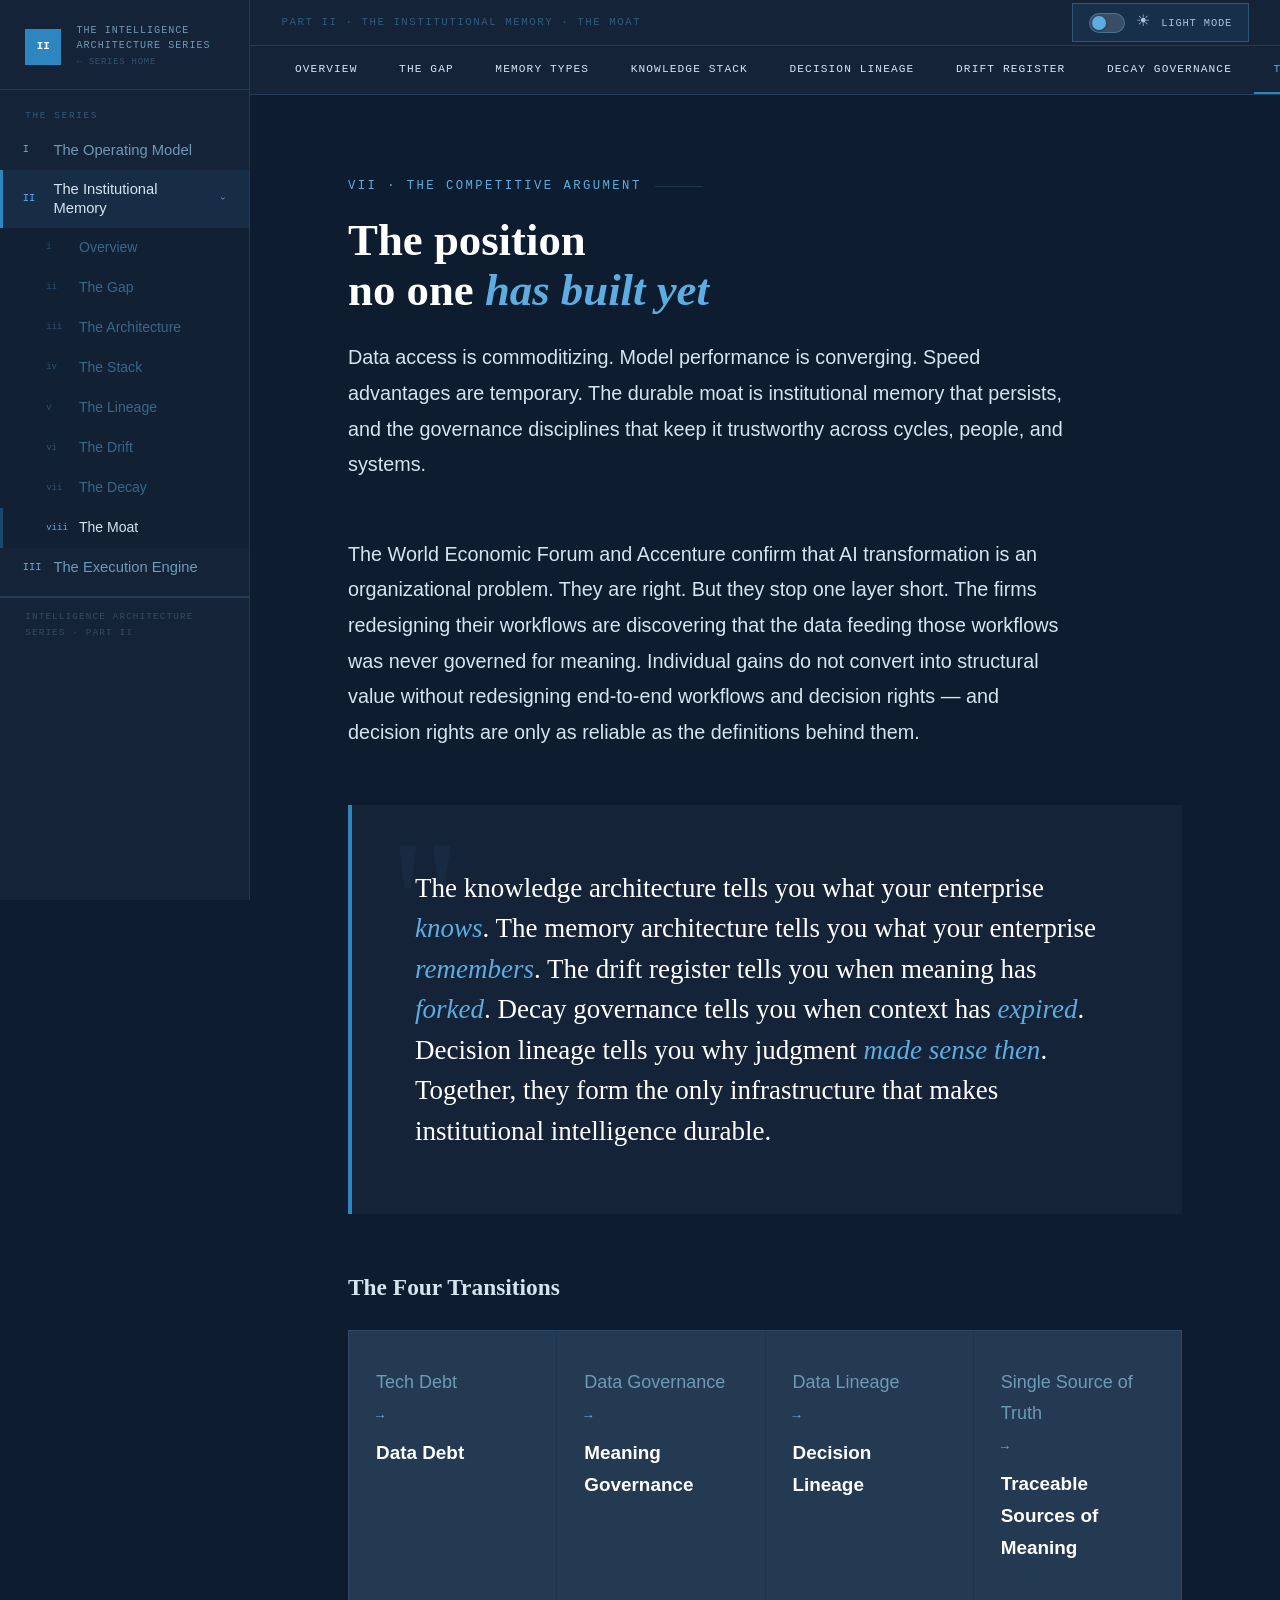
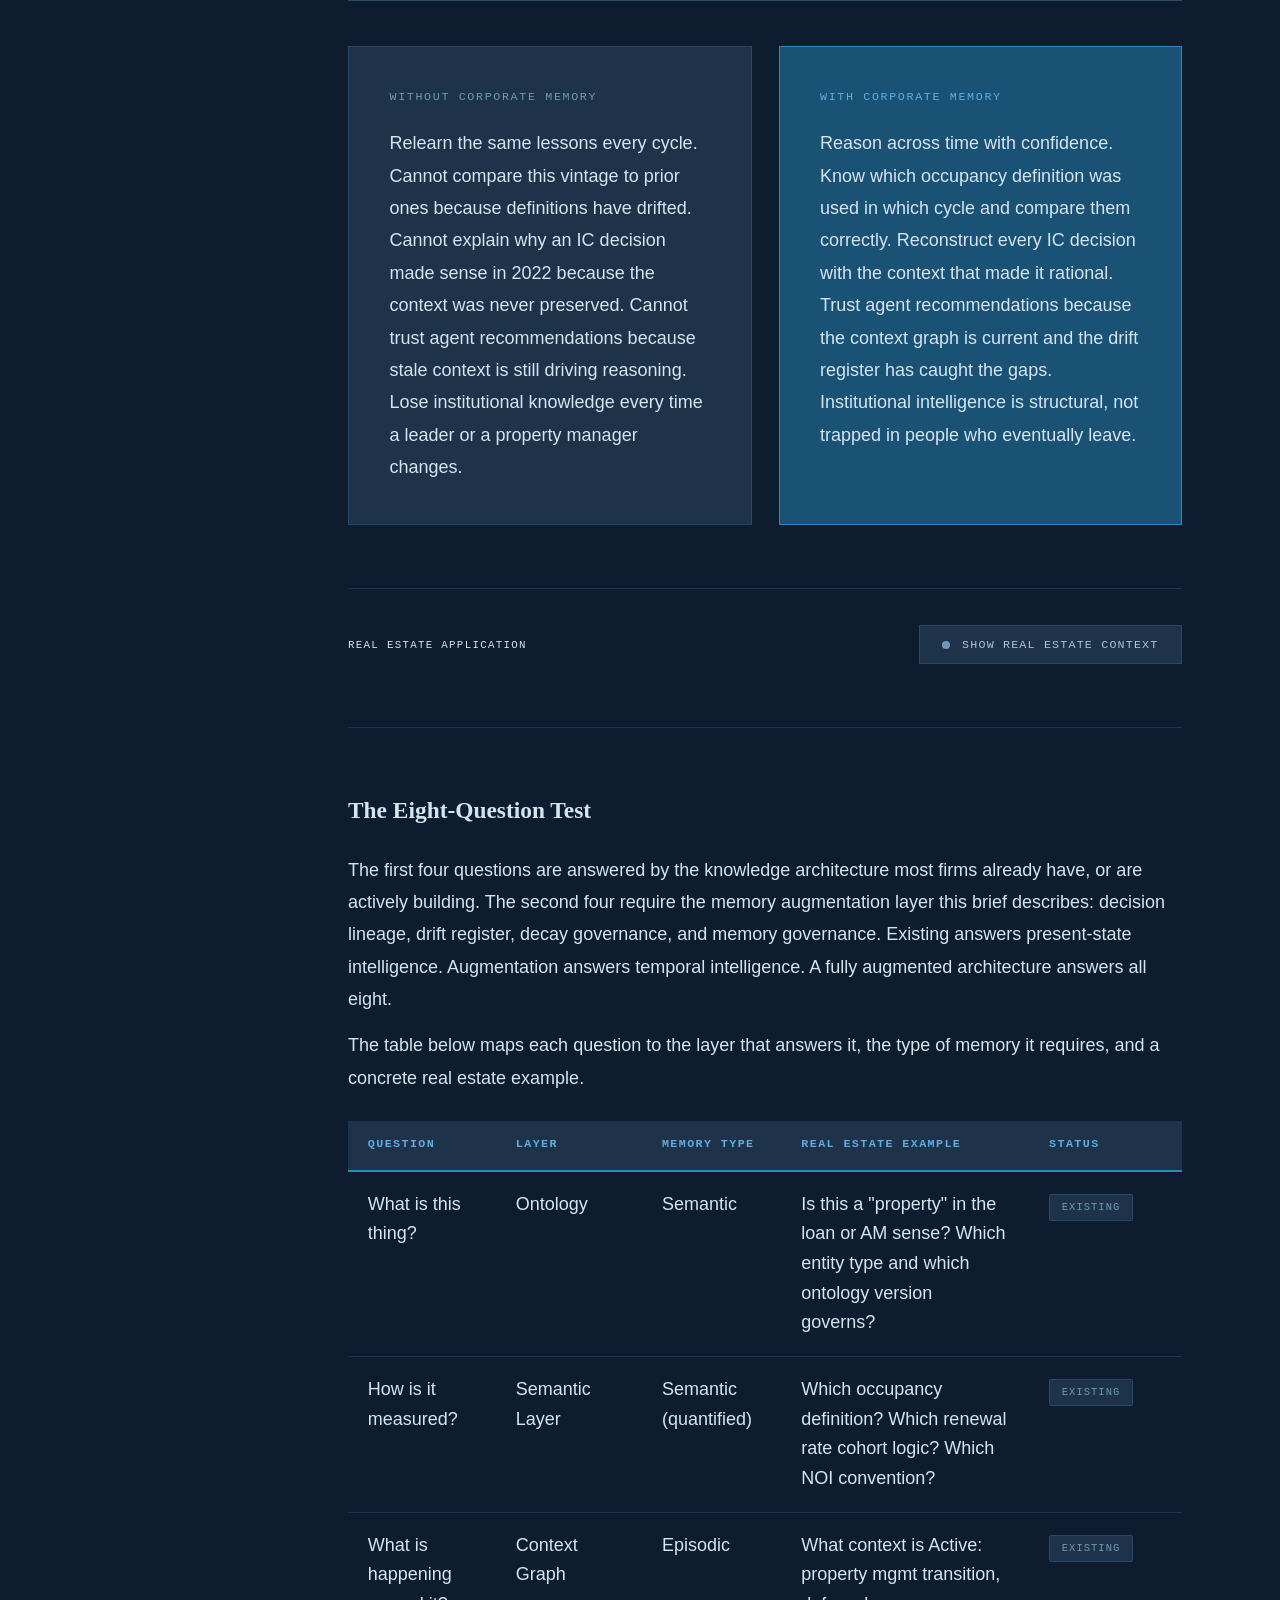
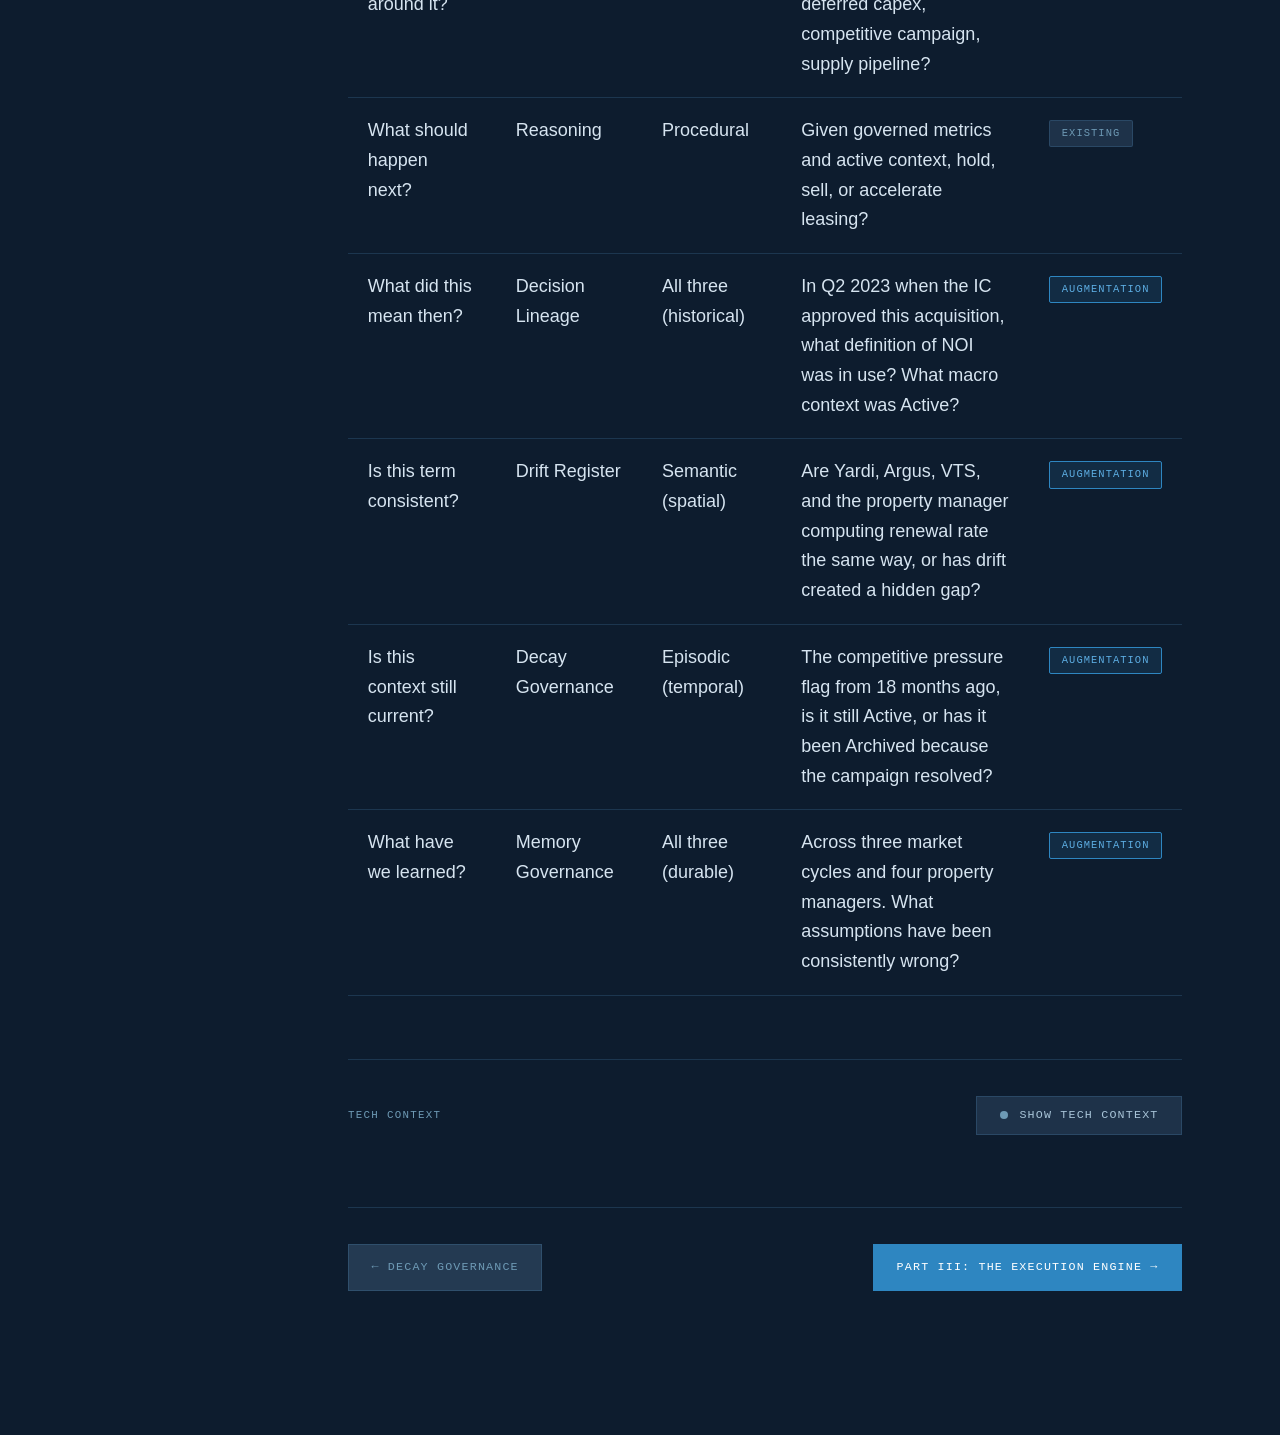
<file: moat.html>
<!DOCTYPE html>
<html lang="en">
<head>
<meta charset="UTF-8"><meta name="viewport" content="width=device-width, initial-scale=1.0">
<title>07 · The Moat, Memory Architecture</title>
<link href="https://fonts.googleapis.com/css2?family=Playfair+Display:ital,wght@0,400;0,700;1,400;1,700&family=Söhne:wght@300;400;500;600&family=JetBrains+Mono:wght@300;400;500&display=swap" rel="stylesheet">
<link rel="stylesheet" href="style.css">
</head>
<body>
<div class="sidebar-overlay" id="sidebar-overlay" onclick="closeSidebar()"></div>
<div class="progress-bar"><div class="progress-fill" style="width:100%"></div></div>
<aside class="sidebar" id="sidebar">

 <a href="index.html" class="sidebar-logo">
 <div class="logo-mark">II</div>
 <div>
 <div class="logo-text">The Intelligence<br>Architecture Series</div>
 <div class="logo-hint">← series home</div>
 </div>
 </a>

     <div class="series-nav-top">
    <span class="series-nav-title">The Series</span>

    <a href="part-01.html" class="series-part-header" style="text-decoration:none;display:flex;align-items:center;gap:0.7rem;padding:0.55rem 1.4rem 0.55rem 1.1rem;border-left:3px solid transparent;transition:background 0.15s;">
      <span class="spn">I</span><span class="spl">The Operating Model</span>
    </a>

    <div class="series-part active-part" id="sp-2">
      <div class="series-part-header" onclick="toggleSeriesPart('sp-2')">
        <span class="spn">II</span>
        <span class="spl">The Institutional Memory</span>
        <span class="sp-chevron">›</span>
      </div>
      <div class="series-part-sections">
        <a class="series-section-item" href="part-02.html"><span class="sec-num">i</span>Overview</a>
        <a class="series-section-item" href="gap.html"><span class="sec-num">ii</span>The Gap</a>
        <a class="series-section-item" href="memory-types.html"><span class="sec-num">iii</span>The Architecture</a>
        <a class="series-section-item" href="knowledge-stack.html"><span class="sec-num">iv</span>The Stack</a>
        <a class="series-section-item" href="decision-lineage.html"><span class="sec-num">v</span>The Lineage</a>
        <a class="series-section-item" href="drift-register.html"><span class="sec-num">vi</span>The Drift</a>
        <a class="series-section-item" href="decay-governance.html"><span class="sec-num">vii</span>The Decay</a>
        <a class="series-section-item" href="moat.html"><span class="sec-num">viii</span>The Moat</a>
      </div>
    </div>

    <a href="part-03.html" class="series-part-header" style="text-decoration:none;display:flex;align-items:center;gap:0.7rem;padding:0.55rem 1.4rem 0.55rem 1.1rem;border-left:3px solid transparent;transition:background 0.15s;">
      <span class="spn">III</span><span class="spl">The Execution Engine</span>
    </a>
  </div>

  <div class="sidebar-footer">
 <span class="sidebar-tag">Intelligence Architecture Series · Part II</span>
 </div>
</aside>
<header class="mobile-header">
 <button class="mobile-menu-btn" onclick="toggleMobileMenu()"><span></span><span></span><span></span></button>
 <span class="mobile-title">Memory Architecture</span><span class="mobile-page-num">07</span>
</header>
<main class="main-content">
<div class="page-header-bar">
 <span class="page-header-title">Part II · The Institutional Memory · The Moat</span>
 <button class="theme-toggle" id="theme-toggle" onclick="toggleTheme()" aria-pressed="false">
 <span class="theme-track"><span class="theme-thumb"></span></span>
 <span class="theme-icon">☀</span>
 <span class="theme-label">Light mode</span>
 </button>
</div>
<div class="tab-nav-bar">
  <a href="part-02.html" class="tab-btn">Overview</a>
  <a href="gap.html" class="tab-btn">The Gap</a>
  <a href="memory-types.html" class="tab-btn">Memory Types</a>
  <a href="knowledge-stack.html" class="tab-btn">Knowledge Stack</a>
  <a href="decision-lineage.html" class="tab-btn">Decision Lineage</a>
  <a href="drift-register.html" class="tab-btn">Drift Register</a>
  <a href="decay-governance.html" class="tab-btn">Decay Governance</a>
  <a href="moat.html" class="tab-btn active">The Moat</a>
</div>


<div class="page-inner">
 <div class="eyebrow-tag">vii · The Competitive Argument</div>
 <h1 class="page-title">The position<br>no one <em>has built yet</em></h1>
 <p class="page-lead">Data access is commoditizing. Model performance is converging. Speed advantages are temporary. The durable moat is institutional memory that persists, and the governance disciplines that keep it trustworthy across cycles, people, and systems.</p>

 <p class="page-lead">The World Economic Forum and Accenture confirm that AI transformation is an organizational problem. They are right. But they stop one layer short. The firms redesigning their workflows are discovering that the data feeding those workflows was never governed for meaning. Individual gains do not convert into structural value without redesigning end-to-end workflows and decision rights — and decision rights are only as reliable as the definitions behind them.</p>

 <div class="moat-quote">
 <p>The knowledge architecture tells you what your enterprise <em>knows</em>. The memory architecture tells you what your enterprise <em>remembers</em>. The drift register tells you when meaning has <em>forked</em>. Decay governance tells you when context has <em>expired</em>. Decision lineage tells you why judgment <em>made sense then</em>. Together, they form the only infrastructure that makes institutional intelligence durable.</p>
 </div>

 <h2 style="font-family:var(--font-display);font-size:1.3rem;color:var(--text-primary);margin-bottom:1.25rem;font-weight:600">The Four Transitions</h2>
 <div class="transition-row">
 <div class="tr-item">
 <div class="tr-from">Tech Debt</div>
 <span class="tr-arrow">→</span>
 <div class="tr-to">Data Debt</div>
 </div>
 <div class="tr-item">
 <div class="tr-from">Data Governance</div>
 <span class="tr-arrow">→</span>
 <div class="tr-to">Meaning Governance</div>
 </div>
 <div class="tr-item">
 <div class="tr-from">Data Lineage</div>
 <span class="tr-arrow">→</span>
 <div class="tr-to">Decision Lineage</div>
 </div>
 <div class="tr-item">
 <div class="tr-from">Single Source of Truth</div>
 <span class="tr-arrow">→</span>
 <div class="tr-to">Traceable Sources of Meaning</div>
 </div>
 </div>

 <div class="outcome-grid">
 <div class="outcome-col without">
 <span class="outcome-label">Without Corporate Memory</span>
 <p>Relearn the same lessons every cycle. Cannot compare this vintage to prior ones because definitions have drifted. Cannot explain why an IC decision made sense in 2022 because the context was never preserved. Cannot trust agent recommendations because stale context is still driving reasoning. Lose institutional knowledge every time a leader or a property manager changes.</p>
 </div>
 <div class="outcome-col with">
 <span class="outcome-label">With Corporate Memory</span>
 <p style="color:var(--text-on-dark-2)">Reason across time with confidence. Know which occupancy definition was used in which cycle and compare them correctly. Reconstruct every IC decision with the context that made it rational. Trust agent recommendations because the context graph is current and the drift register has caught the gaps. Institutional intelligence is structural, not trapped in people who eventually leave.</p>
 </div>
 </div>

 <!-- RE TOGGLE -->
 <div class="re-toggle-bar">
 <span style="font-family:var(--font-mono);font-size:0.6rem;letter-spacing:0.12em;text-transform:uppercase;color:var(--text-muted)">Real Estate Application</span>
 <button class="re-toggle-btn" data-re-target="moat" onclick="toggleRE('moat')">
 <span class="btn-dot"></span>
 Show Real Estate Context
 </button>
 </div>
 <div class="re-panel" id="re-moat">
 <div class="re-panel-header">
 <span class="re-panel-icon">RE Application</span>
 <h4>What Wins the Next Decade in Real Estate</h4>
 </div>
 <p>The firms that will have durable advantage are not the ones with the most assets in their data warehouse or the fastest underwriting models. They are the firms where a new portfolio manager, joining three years after an acquisition, can ask: <strong>why did we buy this asset, under what assumptions, using what definitions, with what macro context active</strong>, and get a complete, structured, verifiable answer.</p>
 <p>And where an AI agent working on lease strategy can ask: <strong>is the competitive context I'm reasoning from still current, and is the occupancy metric I'm using defined the same way it was in the renewal model I'm comparing it to</strong>, and get a governed, auditable answer.</p>
 <div class="re-example">
 <strong>The Real Test</strong>
 Not a better dashboard. A better institution. One whose systems remember not just what happened, but what it meant, why it made sense then, and how meaning has evolved. In real estate, where decisions compound across decades of hold periods, market cycles, and organizational change. This is the only moat that doesn't erode.
 </div>
 </div>

 <div class="section-divider"></div>

 <h2 style="font-family:var(--font-display);font-size:1.3rem;color:var(--text-primary);margin-bottom:1.25rem;font-weight:600">The Eight-Question Test</h2>
 <p class="body-text" style="margin-bottom:0.75rem">The first four questions are answered by the knowledge architecture most firms already have, or are actively building. The second four require the memory augmentation layer this brief describes: decision lineage, drift register, decay governance, and memory governance. Existing answers present-state intelligence. Augmentation answers temporal intelligence. A fully augmented architecture answers all eight.</p>
 <p class="body-text" style="margin-bottom:1.5rem">The table below maps each question to the layer that answers it, the type of memory it requires, and a concrete real estate example.</p>

 <table class="data-table">
 <thead>
 <tr><th>Question</th><th>Layer</th><th>Memory Type</th><th>Real Estate Example</th><th>Status</th></tr>
 </thead>
 <tbody>
 <tr><td>What is this thing?</td><td>Ontology</td><td>Semantic</td><td>Is this a "property" in the loan or AM sense? Which entity type and which ontology version governs?</td><td><span class="badge badge-existing">Existing</span></td></tr>
 <tr><td>How is it measured?</td><td>Semantic Layer</td><td>Semantic (quantified)</td><td>Which occupancy definition? Which renewal rate cohort logic? Which NOI convention?</td><td><span class="badge badge-existing">Existing</span></td></tr>
 <tr><td>What is happening around it?</td><td>Context Graph</td><td>Episodic</td><td>What context is Active: property mgmt transition, deferred capex, competitive campaign, supply pipeline?</td><td><span class="badge badge-existing">Existing</span></td></tr>
 <tr><td>What should happen next?</td><td>Reasoning</td><td>Procedural</td><td>Given governed metrics and active context, hold, sell, or accelerate leasing?</td><td><span class="badge badge-existing">Existing</span></td></tr>
 <tr><td>What did this mean then?</td><td>Decision Lineage</td><td>All three (historical)</td><td>In Q2 2023 when the IC approved this acquisition, what definition of NOI was in use? What macro context was Active?</td><td><span class="badge badge-added">Augmentation</span></td></tr>
 <tr><td>Is this term consistent?</td><td>Drift Register</td><td>Semantic (spatial)</td><td>Are Yardi, Argus, VTS, and the property manager computing renewal rate the same way, or has drift created a hidden gap?</td><td><span class="badge badge-added">Augmentation</span></td></tr>
 <tr><td>Is this context still current?</td><td>Decay Governance</td><td>Episodic (temporal)</td><td>The competitive pressure flag from 18 months ago, is it still Active, or has it been Archived because the campaign resolved?</td><td><span class="badge badge-added">Augmentation</span></td></tr>
 <tr><td>What have we learned?</td><td>Memory Governance</td><td>All three (durable)</td><td>Across three market cycles and four property managers. What assumptions have been consistently wrong?</td><td><span class="badge badge-added">Augmentation</span></td></tr>
 </tbody>
 </table>

 
  <!-- TECH TOGGLE -->
  <div class="re-toggle-bar">
    <span style="font-family:var(--font-mono);font-size:0.6rem;letter-spacing:0.12em;text-transform:uppercase;color:var(--tx-muted)">Tech Context</span>
    <button class="re-toggle-btn" data-tech-target="moat" onclick="toggleTech('moat')">
      <span class="btn-dot"></span>
      Show Tech Context
    </button>
  </div>
  <div class="re-panel" id="tech-moat">
    <div class="re-panel-header">
      <span class="re-panel-icon">Tech Context</span>
      <h4>The Compounding Advantage</h4>
    </div>
    <p>Two alternatives managers enter the AI cycle at roughly the same moment. Comparable AUM. Comparable talent. Comparable technology spend across eFront, Yardi, Snowflake, and Azure OpenAI. What separates them is not the model. It is the quality of the memory beneath it.</p>
    <p>Manager A has governed institutional memory across asset classes. Leasing decisions in VTS are tied to the occupancy definition active at the time. Underwriting revisions in Argus are bound to the Chatham rate view and Bloomberg market context that shaped the original capital structure. Credit committee approvals in Allvue or Investran are linked to the rationale, not just the outcome. When the firm revisits a comparable situation two years later, the earlier decision can be reconstructed in minutes.</p>
    <p>Manager B moved faster. Its warehouse in Snowflake is cleaner. Its dbt models are well-maintained. Its models may be marginally better. But its major decisions survive only as records of what happened. The reasoning has to be rebuilt from scratch each time. The firm relearns the same lessons, repeats the same miscalibrations, and does it with more speed and confidence each cycle.</p>
    <p>BlackRock is building the product version of this argument. The convergence of Aladdin and eFront is an attempt to construct unified institutional memory across public and alternative markets inside a single platform. The firms without BlackRock&#8217;s scale to buy or build that infrastructure need to construct the equivalent from the composite stack Collibra for governed definitions, Informatica and Reltio for lineage and entity resolution, AtScale for semantic exposure, Snowflake and dbt for the data foundation and govern it deliberately rather than waiting for a platform to do it for them.</p>
    <p>A useful test is simple. If a CIO or portfolio leader who joined years after a major refinancing cycle asks why the firm chose that hedge structure, leasing posture, or underwriting assumption set, can the institution answer without calling the people who happened to be there?</p>
    <p>If it cannot, the memory is still human. When those people leave, the lesson leaves with them. That is harder to copy than model access, tooling, or speed.</p>
    <div class="tech-sources">
      <strong>Sources</strong>
      McKinsey, <em>The State of AI: Agents, Innovation, and Transformation</em> (Nov. 2025)&#160;&#8212; 39% enterprise EBIT impact; 88% AI adoption in at least one function.
      Deloitte, <em>State of AI in the Enterprise</em> (2026)&#160;&#8212; 34% truly reimagining the business.
    </div>
  </div>

<div class="page-nav-footer">
 <a href="decay-governance.html" class="page-nav-btn">← Decay Governance</a>
 <a href="part-03.html" class="page-nav-btn next">Part III: The Execution Engine →</a>
 </div>
</div>
</main>
<script src="nav.js"></script>
</body>
</html>
</file>
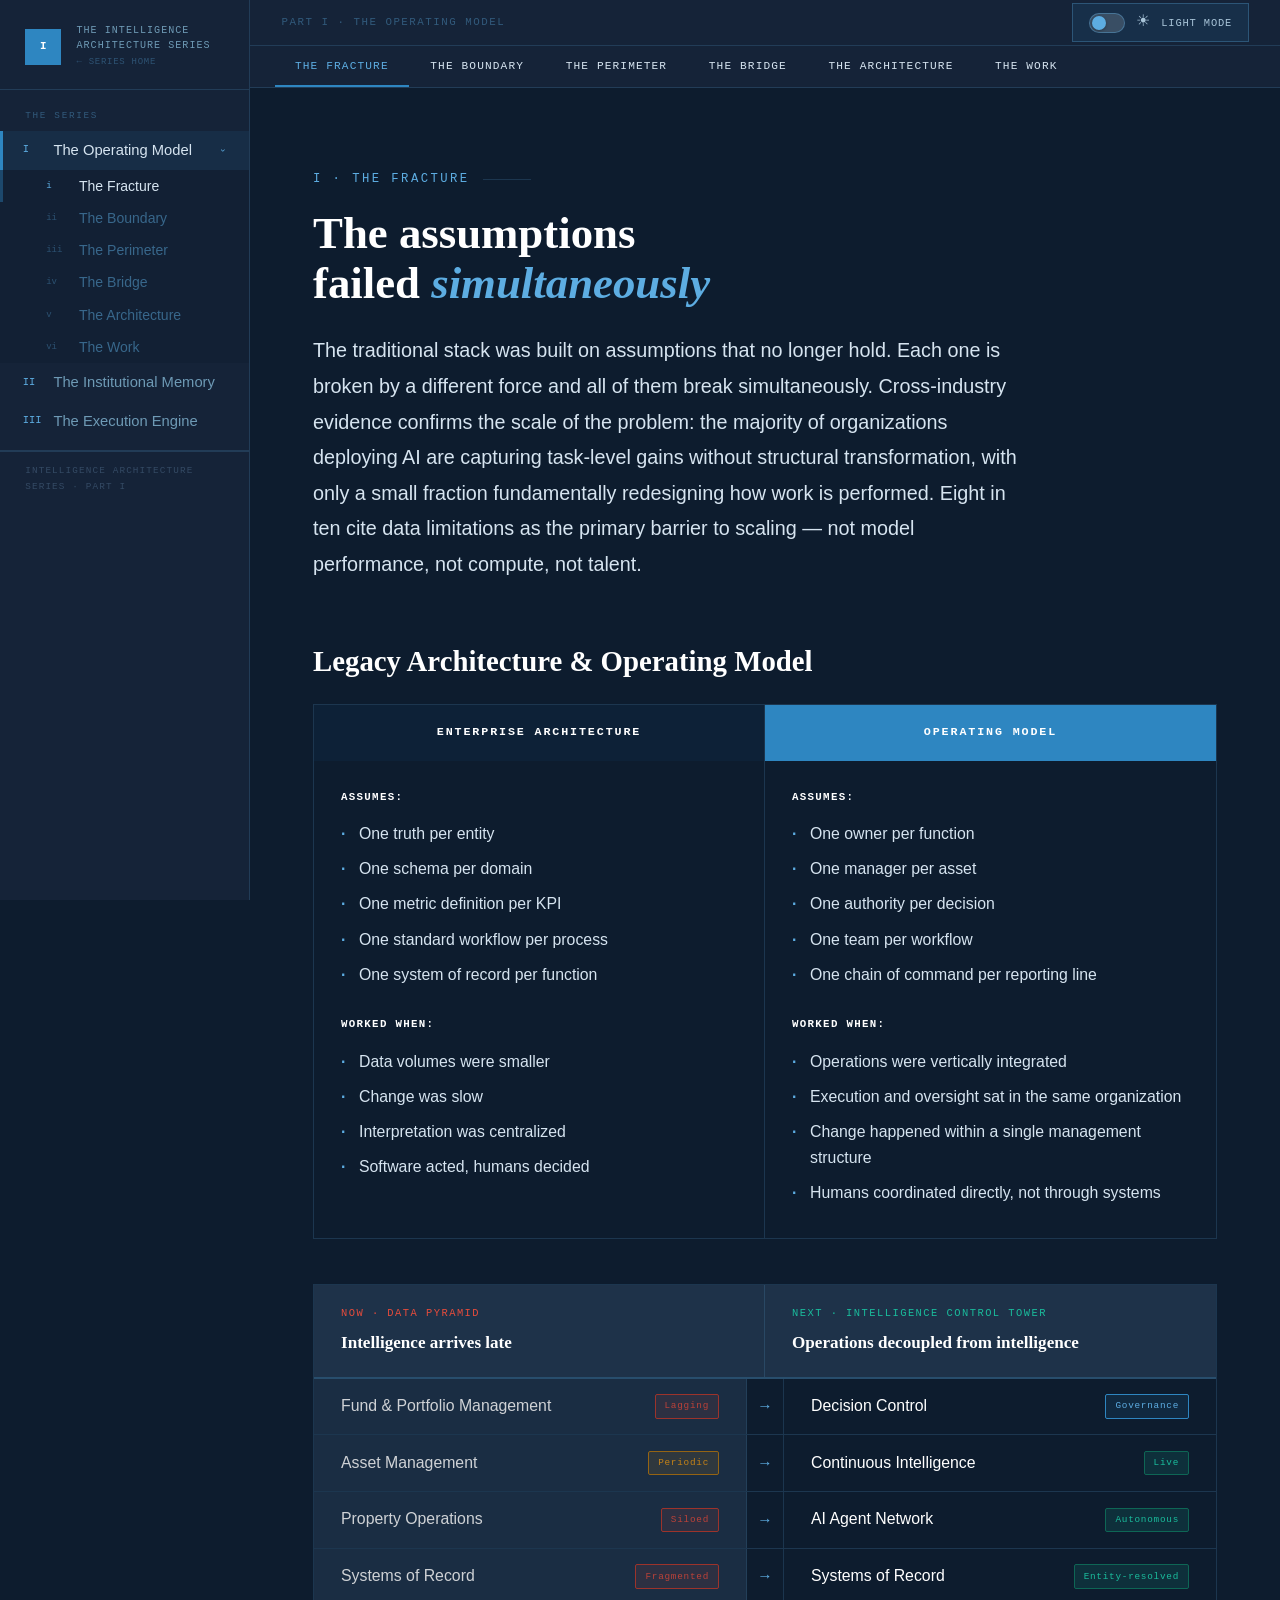
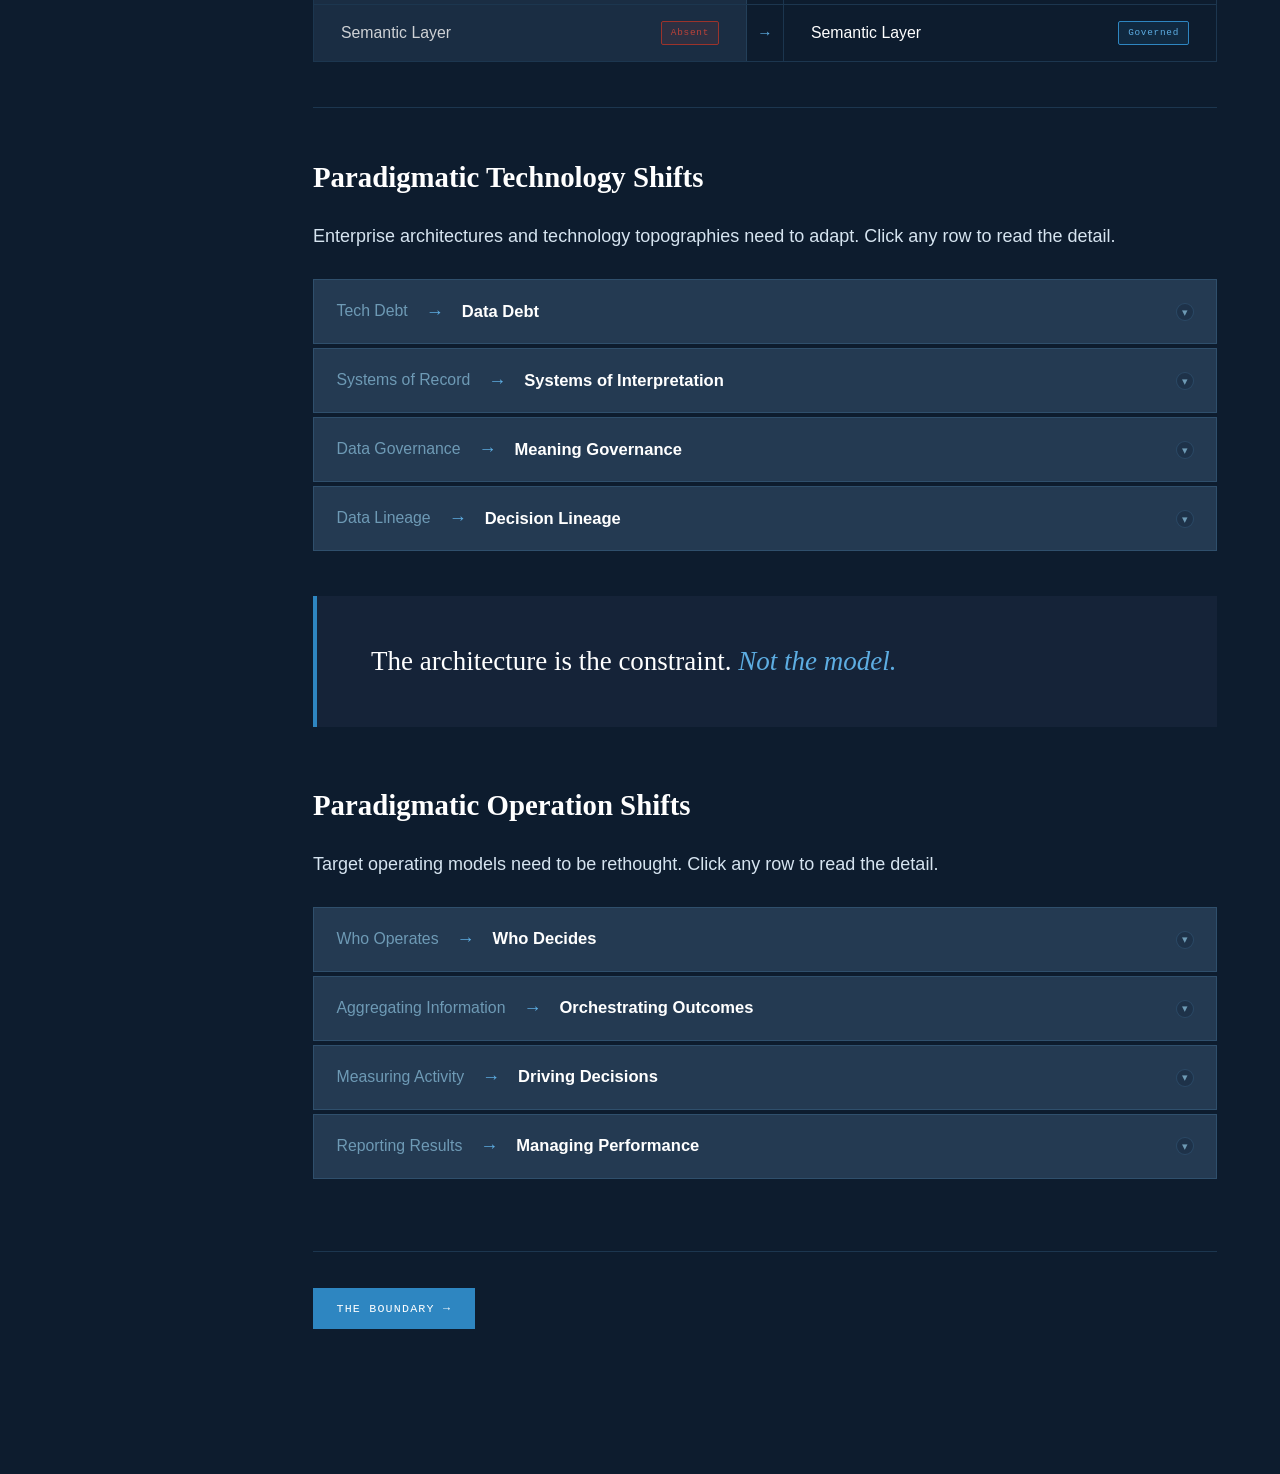
<file: part-01.html>
<!DOCTYPE html>
<html lang="en">
<head>
<meta charset="UTF-8">
<meta name="viewport" content="width=device-width, initial-scale=1.0">
<title>01 · The Control Problem, Your Systems Are Forgetting</title>
<link href="https://fonts.googleapis.com/css2?family=Playfair+Display:ital,wght@0,400;0,700;1,400;1,700&family=Söhne:wght@300;400;500;600&family=JetBrains+Mono:wght@300;400;500&display=swap" rel="stylesheet">
<link rel="stylesheet" href="style.css">
<style>
/* Piece-01 specific: tab system */
.tab-nav-bar {
 display: flex; gap: 2px; padding: 0 1.4rem 0;
 border-bottom: 1px solid var(--bd); background: var(--bg-sidebar);
 overflow-x: auto;
}
.tab-btn {
 padding: 0.75rem 1.1rem; font-family: var(--font-mono);
 font-size: 0.62rem; letter-spacing: 0.1em; text-transform: uppercase;
 color: var(--on-dark-4); background: transparent; border: none;
 border-bottom: 2px solid transparent; cursor: pointer;
 transition: all 0.18s var(--ease); white-space: nowrap;
}
.tab-btn:hover { color: var(--on-dark-2); }
.tab-btn.active { color: var(--blue-lt); border-bottom-color: var(--blue-mid); }
.tab-section { display: none; }
.tab-section.active { display: block; }

/* Shift rows (expandable) */
.shift-row {
 border: 1px solid var(--bd); background: var(--bg-card);
 margin-bottom: 4px; overflow: hidden;
 transition: box-shadow 0.18s;
}
.shift-row:hover { box-shadow: 0 0 0 1px var(--blue-mid); }
.shift-row.open { box-shadow: 0 0 0 1px var(--blue-mid); }
.shift-header {
 display: flex; align-items: center; gap: 1rem;
 padding: 0.9rem 1.25rem; cursor: pointer; user-select: none;
}
.shift-header:hover { background: rgba(93,173,226,0.04); }
.shift-from { font-size: 0.88rem; color: var(--tx-muted); }
.shift-arrow-text { font-size: 1rem; font-weight: 700; color: var(--blue-lt); flex-shrink: 0; }
.shift-to { font-size: 0.92rem; font-weight: 600; color: var(--tx-h); flex: 1; }
.shift-chevron {
 margin-left: auto; width: 18px; height: 18px; border-radius: 50%;
 background: var(--bg-panel); border: 1px solid var(--bd);
 display: flex; align-items: center; justify-content: center;
 font-size: 0.6rem; color: var(--tx-muted); flex-shrink: 0;
 transition: transform 0.2s, background 0.15s;
}
.shift-row.open .shift-chevron { transform: rotate(180deg); background: rgba(46,134,193,0.15); color: var(--blue-lt); }
.shift-body {
 max-height: 0; overflow: hidden; padding: 0 1.25rem;
 font-size: 0.9rem; color: var(--tx-body); line-height: 1.75;
 transition: max-height 0.3s ease, padding 0.2s ease;
}
.shift-row.open .shift-body { max-height: 200px; padding: 0 1.25rem 1.25rem; border-top: 1px solid var(--bd); }

/* Comparison table */
.cmp-table { width: 100%; border-collapse: collapse; margin-bottom: 1.5rem; }
.cmp-table th {
 font-family: var(--font-mono); font-size: 0.6rem; letter-spacing: 0.12em;
 text-transform: uppercase; color: var(--blue-lt); text-align: left;
 padding: 0.7rem 1rem; border-bottom: 2px solid var(--blue-mid);
 background: var(--bg-panel);
}
.cmp-table td {
 padding: 0.8rem 1rem; font-size: 0.85rem; color: var(--tx-body);
 border-bottom: 1px solid var(--bd); vertical-align: top; line-height: 1.55;
}
.cmp-table tr:hover td { background: rgba(93,173,226,0.04); }
.cmp-table .td-dim { color: var(--tx-muted); font-size: 0.8rem; }
.cmp-table .td-h { font-weight: 600; color: var(--tx-h); }
.cmp-table .td-best { color: var(--teal-lt); font-weight: 600; }

/* Pyramid vs Tower */
/* Aligned row-based comparison, headers then row-per-row */
.model-compare { border: 1px solid var(--bd); margin-bottom: 2rem; }
.model-compare-headers { display: grid; grid-template-columns: 1fr 1fr; gap: 0; border-bottom: 2px solid var(--bd-strong); }
.model-col-header { padding: 1.25rem 1.75rem; background: var(--bg-panel); }
.model-col-header:first-child { border-right: 1px solid var(--bd); }
.model-col-label { font-family: var(--font-mono); font-size: 0.6rem; letter-spacing: 0.14em; text-transform: uppercase; margin-bottom: 0.4rem; display: block; }
.model-col-label.old { color: var(--signal-lt); }
.model-col-label.new { color: var(--teal-lt); }
.model-col-header h3 { font-family: var(--font-display); font-size: 1.1rem; color: var(--tx-h); margin-bottom: 0.1rem; font-weight: 700; }
.model-col-header p { font-size: 0.78rem; color: var(--tx-muted); font-style: italic; }
/* Each aligned row */
.model-row { display: grid; grid-template-columns: 1fr 1fr; gap: 0; border-bottom: 1px solid var(--bd); }
.model-row:last-child { border-bottom: none; }
.model-cell { padding: 0.7rem 1.75rem; background: var(--bg-card); display: flex; align-items: center; justify-content: space-between; }
.model-cell:first-child { border-right: 1px solid var(--bd); }
.model-cell:hover { background: var(--bg-panel); }
.model-layer {
 display: flex; align-items: center; justify-content: space-between;
 padding: 0.65rem 0.9rem; margin-bottom: 3px;
 border: 1px solid var(--bd); font-size: 0.83rem;
}
.ml-name { color: var(--tx-body); font-weight: 500; }
.ml-tag { font-family: var(--font-mono); font-size: 0.55rem; letter-spacing: 0.08em; padding: 0.18rem 0.5rem; border-radius: 2px; }
.ml-lag { background: rgba(200,69,26,0.15); color: var(--signal-lt); }
.ml-per { background: rgba(243,156,18,0.12); color: var(--amber-lt); }
.ml-sil { background: rgba(26,188,156,0.1); color: var(--teal-lt); }
.ml-frag { background: rgba(93,173,226,0.1); color: var(--blue-lt); }
.ml-auto { background: rgba(26,188,156,0.15); color: var(--teal-lt); }
.ml-live { background: rgba(46,134,193,0.15); color: var(--blue-lt); }
.ml-sem { background: rgba(243,156,18,0.12); color: var(--amber-lt); }
.ml-dec { background: rgba(93,173,226,0.12); color: var(--blue-lt); }

/* Lens columns */
.lenses { display: grid; grid-template-columns: repeat(3, 1fr); gap: 1px; background: var(--bd); border: 1px solid var(--bd); margin-bottom: 2rem; }
.lens { background: var(--bg-card); padding: 2rem 1.5rem; display: flex; flex-direction: column; }
.lens-stack { flex: 1; }
/* Boundary line showing outsourcing threshold */
.lens-boundary { display: flex; align-items: center; gap: 6px; margin: 4px 0; }
.lens-boundary-line { flex: 1; border-top: 1.5px dashed var(--signal-lt); }
.lens-boundary-label { font-size: 0.65rem; color: var(--signal-lt); font-weight: 600; white-space: nowrap; font-family: var(--font-mono); letter-spacing: 0.06em; }
.lens-num { width: 28px; height: 28px; border-radius: 50%; display: flex; align-items: center; justify-content: center; font-family: var(--font-mono); font-size: 0.65rem; font-weight: 700; margin-bottom: 0.85rem; }
.lens-1 .lens-num { background: rgba(46,134,193,0.15); color: var(--blue-lt); }
.lens-2 .lens-num { background: rgba(26,188,156,0.12); color: var(--teal-lt); }
.lens-3 .lens-num { background: rgba(243,156,18,0.1); color: var(--amber-lt); }
.lens h3 { font-family: var(--font-display); font-size: 1rem; color: var(--tx-h); margin-bottom: 0.25rem; font-weight: 700; }
.lens-sub { font-size: 0.78rem; color: var(--tx-muted); margin-bottom: 1rem; font-style: italic; }
.lens-row { display: flex; align-items: center; justify-content: space-between; padding: 0.55rem 0.75rem; margin-bottom: 3px; background: var(--bg-panel); border: 1px solid var(--bd); }
.lens-row-name { font-size: 0.82rem; color: var(--tx-body); }
.lens-tag { font-family: var(--font-mono); font-size: 0.52rem; letter-spacing: 0.08em; padding: 0.18rem 0.5rem; font-weight: 700; color: #fff; }
.lt-int { background: var(--teal); }
.lt-3p { background: var(--signal); }
.lt-jv { background: var(--amber); }
.lens-connector { text-align: center; font-size: 0.75rem; color: var(--tx-muted); margin: 2px 0; }
.lens-note { margin-top: 0.85rem; padding: 0.65rem 0.85rem; font-size: 0.78rem; color: var(--tx-body); border-left: 3px solid var(--bd-strong); background: var(--bg-panel); line-height: 1.55; }

/* Institutionalizing grid */
.inst-grid { display: grid; grid-template-columns: repeat(3, 1fr); gap: 1px; background: var(--bd); border: 1px solid var(--bd); margin-bottom: 2rem; }
.inst-col { background: var(--bg-card); padding: 1.75rem 1.5rem; }
.inst-col-label { font-family: var(--font-mono); font-size: 0.6rem; letter-spacing: 0.14em; text-transform: uppercase; margin-bottom: 0.85rem; display: block; }
.inst-col-label.org { color: var(--blue-lt); }
.inst-col-label.arch { color: var(--teal-lt); }
.inst-col-label.cult { color: var(--amber-lt); }
.inst-item { display: flex; gap: 0.6rem; margin-bottom: 0.7rem; font-size: 0.83rem; color: var(--tx-body); line-height: 1.55; }
.inst-arrow { flex-shrink: 0; font-weight: 700; }
.inst-col.org .inst-arrow { color: var(--blue-lt); }
.inst-col.arch .inst-arrow { color: var(--teal-lt); }
.inst-col.cult .inst-arrow { color: var(--amber-lt); }

/* Architecture tab, section headers A / B */
.arch-section-header {
 display: flex; align-items: flex-start; gap: 1.25rem;
 margin-bottom: 1.5rem; margin-top: 0.5rem;
 padding: 1.5rem 1.75rem;
 background: var(--bg-panel); border: 1px solid var(--bd);
 border-left: 4px solid var(--blue-mid);
}
.arch-section-num {
 font-family: var(--font-display); font-size: 2rem; font-weight: 700;
 color: var(--blue-lt); line-height: 1; flex-shrink: 0; width: 28px;
}
.arch-section-label {
 font-family: var(--font-mono); font-size: 0.58rem;
 letter-spacing: 0.18em; text-transform: uppercase;
 color: var(--blue-lt); margin-bottom: 0.3rem; display: block;
}
.arch-section-title {
 font-family: var(--font-display); font-size: 1.3rem;
 font-weight: 700; color: var(--tx-h); line-height: 1.2; margin-bottom: 0.25rem;
}
.arch-section-sub {
 font-size: 0.85rem; color: var(--tx-muted); font-style: italic;
}

/* TOM→TIM section B: different accent */
.arch-section-header:nth-of-type(2) {
 border-left-color: var(--teal-lt);
 margin-top: 0;
}
.arch-section-header:nth-of-type(2) .arch-section-label { color: var(--teal-lt); }
.arch-section-header:nth-of-type(2) .arch-section-num { color: var(--teal-lt); }

/* Bridge connector between A and B */
.arch-bridge {
 display: flex; align-items: center; gap: 1.25rem;
 margin: 2rem 0 2.5rem;
}
.arch-bridge-line {
 flex: 1; height: 1px;
 background: linear-gradient(90deg, transparent, var(--bd-strong));
}
.arch-bridge-line:last-child {
 background: linear-gradient(90deg, var(--bd-strong), transparent);
}
.arch-bridge-text {
 font-family: var(--font-mono); font-size: 0.65rem;
 letter-spacing: 0.12em; text-transform: uppercase;
 color: var(--tx-muted); white-space: nowrap;
 padding: 0.4rem 0.85rem; border: 1px solid var(--bd);
 background: var(--bg-panel);
}
/* Now → Next 1×5 layout */
.now-next { border: 1px solid var(--bd); margin-bottom: 2rem; }
.now-next-headers { display: grid; grid-template-columns: 1fr 1fr; border-bottom: 2px solid var(--bd-strong); }
.now-next-hcol { padding: 1.1rem 1.5rem; background: var(--bg-panel); }
.now-next-hcol:first-child { border-right: 1px solid var(--bd); }
.now-next-label { font-family: var(--font-mono); font-size: 0.58rem; letter-spacing: 0.14em; text-transform: uppercase; margin-bottom: 0.3rem; display: block; }
.now-next-label.old { color: var(--signal-lt); }
.now-next-label.new { color: var(--teal-lt); }
.now-next-headline { font-family: var(--font-display); font-size: 0.95rem; font-weight: 700; color: var(--tx-h); }
.now-next-row { display: grid; grid-template-columns: 1fr 36px 1fr; align-items: center; border-bottom: 1px solid var(--bd); }
.now-next-row:last-child { border-bottom: none; }
.now-next-cell { padding: 0.8rem 1.5rem; display: flex; align-items: center; justify-content: space-between; gap: 0.75rem; }
.now-next-cell.old-cell { background: var(--bg-panel); border-right: 1px solid var(--bd); opacity: 0.8; }
.now-next-cell.new-cell { border-left: 1px solid var(--bd); }
.now-next-arrow { display: flex; align-items: center; justify-content: center; font-size: 0.85rem; color: var(--blue-lt); font-weight: 700; }
.nn-name { font-size: 0.88rem; font-weight: 500; color: var(--tx-h); }
.nn-tag { font-family: var(--font-mono); font-size: 0.52rem; letter-spacing: 0.08em; padding: 0.18rem 0.5rem; border-radius: 2px; flex-shrink: 0; }
.nn-lag  { background: var(--signal-bg); color: var(--signal-lt); border: 1px solid var(--signal); }
.nn-per  { background: var(--amber-bg); color: var(--amber-lt); border: 1px solid var(--amber); }
.nn-sil  { background: var(--signal-bg); color: var(--signal-lt); border: 1px solid var(--signal); }
.nn-frag { background: var(--signal-bg); color: var(--signal-lt); border: 1px solid var(--signal); }
.nn-dec  { background: rgba(46,134,193,0.12); color: var(--blue-lt); border: 1px solid var(--blue-mid); }
.nn-live { background: var(--teal-bg); color: var(--teal-lt); border: 1px solid var(--teal); }
.nn-auto { background: var(--teal-bg); color: var(--teal-lt); border: 1px solid var(--teal); }
.nn-sem  { background: var(--teal-bg); color: var(--teal-lt); border: 1px solid var(--teal); }
[data-theme="light"] .now-next-cell.old-cell { opacity: 1; background: var(--bg-alt); }
@media (max-width: 768px) {
  .now-next-row { grid-template-columns: 1fr 24px 1fr; }
  .now-next-cell { padding: 0.65rem 0.85rem; }
  .nn-name { font-size: 0.8rem; }
}

/* Legacy Architecture & Operating Model grid */
.legacy-grid { display: grid; grid-template-columns: 1fr 1fr; gap: 0; border: 1px solid var(--bd); margin-bottom: 2.5rem; }
.legacy-col { display: flex; flex-direction: column; }
.legacy-col:first-child { border-right: 1px solid var(--bd); }
.legacy-col-header {
  padding: 1rem 1.5rem;
  font-family: var(--font-mono); font-size: 0.65rem; letter-spacing: 0.16em; text-transform: uppercase;
  font-weight: 700; color: #fff; text-align: center;
}
.legacy-col:first-child .legacy-col-header { background: var(--blue-dark, #0D2137); }
.legacy-col:last-child  .legacy-col-header { background: var(--blue-mid); }
.legacy-col-body { padding: 1.5rem; flex: 1; }
.legacy-section-label {
  font-family: var(--font-mono); font-size: 0.6rem; letter-spacing: 0.12em; text-transform: uppercase;
  font-weight: 700; color: var(--tx-h); margin-bottom: 0.6rem; margin-top: 1.25rem; display: block;
}
.legacy-section-label:first-child { margin-top: 0; }
.legacy-list { list-style: none; padding: 0; margin: 0 0 0 0; }
.legacy-list li {
  font-size: 0.88rem; color: var(--tx-body); line-height: 1.65;
  padding: 0.25rem 0; padding-left: 1rem; position: relative;
}
.legacy-list li::before {
  content: "·"; position: absolute; left: 0;
  color: var(--blue-lt); font-weight: 700;
}
[data-theme="light"] .legacy-col:first-child .legacy-col-header { background: #1a2f45; }
[data-theme="light"] .legacy-col:last-child  .legacy-col-header { background: var(--blue-mid); }
@media (max-width: 768px) { .legacy-grid { grid-template-columns: 1fr; } .legacy-col:first-child { border-right: none; border-bottom: 1px solid var(--bd); } }

</style>
</head>
<body>
<div class="sidebar-overlay" id="sidebar-overlay" onclick="closeSidebar()"></div>

<div class="progress-bar"><div class="progress-fill" style="width:14%"></div></div>

<!-- SIDEBAR -->
<aside class="sidebar" id="sidebar">

 <!-- Logo → home -->
 <a href="index.html" class="sidebar-logo">
 <div class="logo-mark">I</div>
 <div>
 <div class="logo-text">The Intelligence<br>Architecture Series</div>
 <div class="logo-hint">← series home</div>
 </div>
 </a>

 <!-- Series overview, accordion, Part I expanded -->
 <div class="series-nav-top">
 <span class="series-nav-title">The Series</span>

 <div class="series-part active-part" id="sp-1">
 <div class="series-part-header" onclick="toggleSeriesPart('sp-1')">
 <span class="spn">I</span>
 <span class="spl">The Operating Model</span>
 <span class="sp-chevron">›</span>
 </div>
 <div class="series-part-sections">
 <button class="series-section-item sec-active" id="ssec-model" onclick="setTab('model'); setSSecActive('ssec-model')"> <span class="sec-num">i</span>The Fracture</button>
 <button class="series-section-item" id="ssec-lenses" onclick="setTab('lenses'); setSSecActive('ssec-lenses')"><span class="sec-num">ii</span>The Boundary</button>
        <button class="series-section-item" id="ssec-perimeter" onclick="setTab('ecosystem'); setSSecActive('ssec-perimeter')"><span class="sec-num">iii</span>The Perimeter</button>
        <button class="series-section-item" id="ssec-bridge" onclick="setTab('bridge'); setSSecActive('ssec-bridge')"><span class="sec-num">iv</span>The Bridge</button>
 <button class="series-section-item" id="ssec-arch" onclick="setTab('arch'); setSSecActive('ssec-arch')"> <span class="sec-num">v</span>The Architecture</button>
 <button class="series-section-item" id="ssec-inst" onclick="setTab('inst'); setSSecActive('ssec-inst')"> <span class="sec-num">vi</span>The Work</button>
 </div>
 </div>

 <a href="part-02.html" class="series-part-header" style="text-decoration:none;display:flex;align-items:center;gap:0.7rem;padding:0.55rem 1.4rem 0.55rem 1.1rem;border-left:3px solid transparent;transition:background 0.15s;">
 <span class="spn">II</span>
 <span class="spl">The Institutional Memory</span>
 </a>

 <a href="part-03.html" class="series-part-header" style="text-decoration:none;display:flex;align-items:center;gap:0.7rem;padding:0.55rem 1.4rem 0.55rem 1.1rem;border-left:3px solid transparent;transition:background 0.15s;">
 <span class="spn">III</span>
 <span class="spl">The Execution Engine</span>
 </a>
 </div>

 <!-- Current piece section nav -->

 <div class="sidebar-footer">
 <span class="sidebar-tag">Intelligence Architecture Series · Part I</span>
 </div>
</aside>

<header class="mobile-header">
 <button class="mobile-menu-btn" onclick="toggleMobileMenu()"><span></span><span></span><span></span></button>
 <span class="mobile-title">The Operating Model</span>
 <span class="mobile-page-num">I</span>
</header>

<main class="main-content">

<!-- PAGE HEADER BAR with theme toggle -->
<div class="page-header-bar">
 <span class="page-header-title">Part I · The Operating Model</span>
 <button class="theme-toggle" id="theme-toggle" onclick="toggleTheme()" aria-pressed="false">
 <span class="theme-track"><span class="theme-thumb"></span></span>
 <span class="theme-icon">☀</span>
 <span class="theme-label">Light mode</span>
 </button>
</div>

<!-- TAB NAV -->
<div class="tab-nav-bar">
 <button class="tab-btn active" id="btn-model" onclick="setTab('model')">The Fracture</button>
 <button class="tab-btn" id="btn-lenses" onclick="setTab('lenses')">The Boundary</button>
 <button class="tab-btn" id="btn-perimeter" onclick="setTab('perimeter')">The Perimeter</button>
 <button class="tab-btn" id="btn-bridge" onclick="setTab('bridge')">The Bridge</button>
 <button class="tab-btn" id="btn-arch" onclick="setTab('arch')">The Architecture</button>
 <button class="tab-btn" id="btn-inst" onclick="setTab('inst')">The Work</button>
</div>

<!-- ══ TAB I: MODEL SHIFT ══════════════════════════════════════════════ -->
<div class="tab-section active" id="tab-model">
<div class="page-inner-wide">
 <div class="eyebrow-tag">I · The Fracture</div>
 <h1 class="page-title">The assumptions<br>failed <em>simultaneously</em></h1>
 <p class="page-lead">The traditional stack was built on assumptions that no longer hold. Each one is broken by a different force and all of them break simultaneously. Cross-industry evidence confirms the scale of the problem: the majority of organizations deploying AI are capturing task-level gains without structural transformation, with only a small fraction fundamentally redesigning how work is performed. Eight in ten cite data limitations as the primary barrier to scaling — not model performance, not compute, not talent.</p>

 <h2 class="section-h2" style="margin:0 0 1rem">Legacy Architecture &amp; Operating Model</h2>
 <div class="legacy-grid">

   <div class="legacy-col">
     <div class="legacy-col-header">Enterprise Architecture</div>
     <div class="legacy-col-body">
       <span class="legacy-section-label">Assumes:</span>
       <ul class="legacy-list">
         <li>One truth per entity</li>
         <li>One schema per domain</li>
         <li>One metric definition per KPI</li>
         <li>One standard workflow per process</li>
         <li>One system of record per function</li>
       </ul>
       <span class="legacy-section-label">Worked when:</span>
       <ul class="legacy-list">
         <li>Data volumes were smaller</li>
         <li>Change was slow</li>
         <li>Interpretation was centralized</li>
         <li>Software acted, humans decided</li>
       </ul>
     </div>
   </div>

   <div class="legacy-col">
     <div class="legacy-col-header">Operating Model</div>
     <div class="legacy-col-body">
       <span class="legacy-section-label">Assumes:</span>
       <ul class="legacy-list">
         <li>One owner per function</li>
         <li>One manager per asset</li>
         <li>One authority per decision</li>
         <li>One team per workflow</li>
         <li>One chain of command per reporting line</li>
       </ul>
       <span class="legacy-section-label">Worked when:</span>
       <ul class="legacy-list">
         <li>Operations were vertically integrated</li>
         <li>Execution and oversight sat in the same organization</li>
         <li>Change happened within a single management structure</li>
         <li>Humans coordinated directly, not through systems</li>
       </ul>
     </div>
   </div>

 </div>

 <div class="now-next">
   <div class="now-next-headers">
     <div class="now-next-hcol">
       <span class="now-next-label old">Now · Data Pyramid</span>
       <div class="now-next-headline">Intelligence arrives late</div>
     </div>
     <div class="now-next-hcol">
       <span class="now-next-label new">Next · Intelligence Control Tower</span>
       <div class="now-next-headline">Operations decoupled from intelligence</div>
     </div>
   </div>
   <div class="now-next-row">
     <div class="now-next-cell old-cell"><span class="nn-name">Fund &amp; Portfolio Management</span><span class="nn-tag nn-lag">Lagging</span></div>
     <div class="now-next-arrow">→</div>
     <div class="now-next-cell new-cell"><span class="nn-name">Decision Control</span><span class="nn-tag nn-dec">Governance</span></div>
   </div>
   <div class="now-next-row">
     <div class="now-next-cell old-cell"><span class="nn-name">Asset Management</span><span class="nn-tag nn-per">Periodic</span></div>
     <div class="now-next-arrow">→</div>
     <div class="now-next-cell new-cell"><span class="nn-name">Continuous Intelligence</span><span class="nn-tag nn-live">Live</span></div>
   </div>
   <div class="now-next-row">
     <div class="now-next-cell old-cell"><span class="nn-name">Property Operations</span><span class="nn-tag nn-sil">Siloed</span></div>
     <div class="now-next-arrow">→</div>
     <div class="now-next-cell new-cell"><span class="nn-name">AI Agent Network</span><span class="nn-tag nn-auto">Autonomous</span></div>
   </div>
   <div class="now-next-row">
     <div class="now-next-cell old-cell"><span class="nn-name">Systems of Record</span><span class="nn-tag nn-frag">Fragmented</span></div>
     <div class="now-next-arrow">→</div>
     <div class="now-next-cell new-cell"><span class="nn-name">Systems of Record</span><span class="nn-tag nn-sem">Entity-resolved</span></div>
   </div>
   <div class="now-next-row">
     <div class="now-next-cell old-cell"><span class="nn-name">Semantic Layer</span><span class="nn-tag nn-lag">Absent</span></div>
     <div class="now-next-arrow">→</div>
     <div class="now-next-cell new-cell"><span class="nn-name">Semantic Layer</span><span class="nn-tag nn-dec">Governed</span></div>
   </div>
 </div>


 <div class="section-divider" style="margin:2.5rem 0"></div>

 <h2 class="section-h2" style="margin-bottom:1rem">Paradigmatic Technology Shifts</h2>
 <p class="body-text" style="margin-bottom:1.5rem">Enterprise architectures and technology topographies need to adapt. Click any row to read the detail.</p>

 <div class="shift-row" id="sr1">
 <div class="shift-header" onclick="toggleShift('sr1')">
 <span class="shift-from">Tech Debt</span>
 <span class="shift-arrow-text">→</span>
 <span class="shift-to">Data Debt</span>
 <span class="shift-chevron">▾</span>
 </div>
 <div class="shift-body">The accumulated cost of inconsistent identifiers, unmapped entity relationships, and definitions living inside BI logic rather than governed systems. Clean pipelines carrying semantically broken data produce faster answers to the wrong questions. AI pilots built on inconsistent entities and drifting metrics become wrong at scale, fast.</div>
 </div>

 <div class="shift-row" id="sr2">
 <div class="shift-header" onclick="toggleShift('sr2')">
 <span class="shift-from">Systems of Record</span>
 <span class="shift-arrow-text">→</span>
 <span class="shift-to">Systems of Interpretation</span>
 <span class="shift-chevron">▾</span>
 </div>
 <div class="shift-body">ERP, CRM, and data warehouses record what happened, not why, not under which definition, not with whose authority. As agents begin acting on data rather than humans interpreting it, a new class of system is required: a semantic mediation layer that maintains contextual truth and makes it revisable without losing the trace of what was believed and when. The question shifts from "Is the data correct?" to "Does it represent the intended meaning?"</div>
 </div>

 <div class="shift-row" id="sr3">
 <div class="shift-header" onclick="toggleShift('sr3')">
 <span class="shift-from">Data Governance</span>
 <span class="shift-arrow-text">→</span>
 <span class="shift-to">Meaning Governance</span>
 <span class="shift-chevron">▾</span>
 </div>
 <div class="shift-body">Traditional governance checked format, completeness, and access. It could not answer whether the data meant what anyone assumed it meant. Meaning governance shifts the question: is the interpretation consistent across decisions? Semantic drift, when definitions shift across counterparties, periods, or regions, is treated as a first-class risk, not a data quality footnote.</div>
 </div>

 <div class="shift-row" id="sr4">
 <div class="shift-header" onclick="toggleShift('sr4')">
 <span class="shift-from">Data Lineage</span>
 <span class="shift-arrow-text">→</span>
 <span class="shift-to">Decision Lineage</span>
 <span class="shift-chevron">▾</span>
 </div>
 <div class="shift-body">Technical lineage tells you where a number came from. Decision lineage makes the full chain queryable: what changed, when, and which version of a definition was active at the moment a capital decision was taken. This is the minimum infrastructure required for AI accountability, and the precondition for institutional memory that compounds across cycles, people, and reorganizations.</div>
 </div>

 <div class="dark-banner" style="margin-top:2.5rem">
 <p>The architecture is the constraint. <em>Not the model.</em></p>
 </div>

 <h2 class="section-h2" style="margin:2.5rem 0 1rem">Paradigmatic Operation Shifts</h2>
 <p class="body-text" style="margin-bottom:1.5rem">Target operating models need to be rethought. Click any row to read the detail.</p>

 <div class="shift-row" id="sr5">
 <div class="shift-header" onclick="toggleShift('sr5')">
 <span class="shift-from">Who Operates</span>
 <span class="shift-arrow-text">→</span>
 <span class="shift-to">Who Decides</span>
 <span class="shift-chevron">▾</span>
 </div>
 <div class="shift-body">With agents able to execute at scale, the question shifts from who performs each function to who holds decision rights. You can outsource, automate, or delegate execution. You cannot outsource accountability, risk thresholds, or the authority to make capital decisions. The operating model draws the line; the intelligence layer must enforce it.</div>
 </div>

 <div class="shift-row" id="sr6">
 <div class="shift-header" onclick="toggleShift('sr6')">
 <span class="shift-from">Aggregating Information</span>
 <span class="shift-arrow-text">→</span>
 <span class="shift-to">Orchestrating Outcomes</span>
 <span class="shift-chevron">▾</span>
 </div>
 <div class="shift-body">The old model was consolidation: pull everything into a warehouse, then report. The new challenge is coordination. Agents at property, asset, and fund level all need to work from compatible context, not fragmented signal from systems that were never reconciled. Intelligence is not produced at the top; it is synthesized across the network.</div>
 </div>

 <div class="shift-row" id="sr7">
 <div class="shift-header" onclick="toggleShift('sr7')">
 <span class="shift-from">Measuring Activity</span>
 <span class="shift-arrow-text">→</span>
 <span class="shift-to">Driving Decisions</span>
 <span class="shift-chevron">▾</span>
 </div>
 <div class="shift-body">Most operational reporting tells leadership what already happened. The advantage goes to whoever acts earliest on what is about to happen. That means humans supervising systems rather than individual steps, and those systems drawing on governed, traceable data whose definitions are consistent across every counterparty and period.</div>
 </div>

 <div class="shift-row" id="sr8">
 <div class="shift-header" onclick="toggleShift('sr8')">
 <span class="shift-from">Reporting Results</span>
 <span class="shift-arrow-text">→</span>
 <span class="shift-to">Managing Performance</span>
 <span class="shift-chevron">▾</span>
 </div>
 <div class="shift-body">Reporting records what was. Performance management actively governs what comes next: capital reallocation, lease strategy, capex sequencing. The difference between an organization that learns and one that merely repeats is whether it can recall which interpretation drove which outcome, and whether that record survives the next leadership change.</div>
 </div>

 <div class="page-nav-footer">
 <button class="page-nav-btn next" onclick="setTab('lenses')">The Boundary →</button>
 </div>
</div>
</div>

<!-- ══ TAB II: OPERATING LENSES ════════════════════════════════════════ -->
<div class="tab-section" id="tab-lenses">
<div class="page-inner-wide">
 <div class="eyebrow-tag">II · The Boundary</div>
 <h1 class="page-title">Every handoff<br>is a <em>semantic event</em></h1>
 <p class="page-lead">The more distributed the operating model, the more critical the intelligence architecture becomes. The intelligence stack required depends on where operational control sits. Every handoff in the chain is a potential drift event, a moment where data crosses an organizational boundary without its meaning traveling with it.</p>

 <div class="lenses">
 <!-- Lens 1: No outsourcing, no boundary line -->
 <div class="lens lens-1">
 <div class="lens-num">01</div>
 <h3>Owner-Operator</h3>
 <div class="lens-sub">All operations performed internally, from property to fund</div>
 <div class="lens-stack">
 <div class="lens-row"><span class="lens-row-name">Fund / Portfolio Management</span><span class="lens-tag lt-int">Internal</span></div>
 <div class="lens-connector">↑</div>
 <div class="lens-row"><span class="lens-row-name">Asset Management</span><span class="lens-tag lt-int">Internal</span></div>
 <div class="lens-connector">↑</div>
 <div class="lens-row"><span class="lens-row-name">Property Operations</span><span class="lens-tag lt-int">Internal</span></div>
 <div class="lens-connector">↑</div>
 <div class="lens-row"><span class="lens-row-name">Transaction Data</span><span class="lens-tag lt-int">Staff</span></div>
 </div>
 <div class="lens-note">Single data owner across all layers. Full control of provenance chain. Lowest third-party integration complexity. The Knowledge Graph spans internally owned entities end-to-end.</div>
 </div>

 <!-- Lens 2: Property ops outsourced, boundary below Asset Management -->
 <div class="lens lens-2">
 <div class="lens-num">02</div>
 <h3>Outsourced Property Ops</h3>
 <div class="lens-sub">Property operations outsourced; asset &amp; fund management internal</div>
 <div class="lens-stack">
 <div class="lens-row"><span class="lens-row-name">Fund / Portfolio Management</span><span class="lens-tag lt-int">Internal</span></div>
 <div class="lens-connector">↑</div>
 <div class="lens-row"><span class="lens-row-name">Asset Management</span><span class="lens-tag lt-int">Internal</span></div>
 <div class="lens-connector">↑</div>
 <div class="lens-boundary"><div class="lens-boundary-line"></div><span class="lens-boundary-label">outsourced below</span><div class="lens-boundary-line"></div></div>
 <div class="lens-row"><span class="lens-row-name">Property Operations</span><span class="lens-tag lt-3p">3rd Party</span></div>
 <div class="lens-connector">↑</div>
 <div class="lens-row"><span class="lens-row-name">Transaction Data</span><span class="lens-tag lt-3p">Prop Mgr</span></div>
 </div>
 <div class="lens-note">Third-party data must be ingested and reconciled. The property manager's "occupancy" may not match the fund's "occupancy," and neither system flags the divergence.</div>
 </div>

 <!-- Lens 3: Asset and property ops outsourced, boundary below Fund Management -->
 <div class="lens lens-3">
 <div class="lens-num">03</div>
 <h3>Outsourced Asset Management</h3>
 <div class="lens-sub">Property and asset management outsourced; fund management internal</div>
 <div class="lens-stack">
 <div class="lens-row"><span class="lens-row-name">Fund / Portfolio Management</span><span class="lens-tag lt-int">Internal</span></div>
 <div class="lens-connector">↑</div>
 <div class="lens-boundary"><div class="lens-boundary-line"></div><span class="lens-boundary-label">outsourced below</span><div class="lens-boundary-line"></div></div>
 <div class="lens-row"><span class="lens-row-name">Asset Management</span><span class="lens-tag lt-jv">JV / 3rd Party</span></div>
 <div class="lens-connector">↑</div>
 <div class="lens-row"><span class="lens-row-name">Property Operations</span><span class="lens-tag lt-3p">3rd Party</span></div>
 <div class="lens-connector">↑</div>
 <div class="lens-row"><span class="lens-row-name">Transaction Data</span><span class="lens-tag lt-3p">Prop Mgr</span></div>
 </div>
 <div class="lens-note">Provenance and entity resolution critical across two handoffs. Every definitional divergence across both boundaries compounds invisibly, and neither system flags it.</div>
 </div>
 </div>

 <div class="dark-banner">
 <p>Data crosses every third-party boundary. <em>Meaning</em> does not.</p>
 </div>

 <div class="inline-note blue" style="margin-top:2rem">
 <strong>The Context Graph Solution</strong>
 A context graph makes past decisions searchable across organizational lines. At every handoff, data carries provenance tags: source, as-of date, definition used, authority. Entity resolution unifies the same asset across Yardi, Argus, and the JV partner's system. Plural ontologies let the partner's definitions sit alongside yours, instead of silently colliding.
 </div>

 <div class="page-nav-footer">
 <button class="page-nav-btn" onclick="setTab('model')">← The Fracture</button>
 <button class="page-nav-btn next" onclick="setTab('perimeter')">The Perimeter →</button>
 </div>
</div>
</div>


<!-- ══ TAB III: THE PERIMETER ════════════════════════════════════════════ -->
<div class="tab-section" id="tab-ecosystem">
<div class="page-inner-wide">
 <div class="eyebrow-tag">III · The Perimeter</div>
 <h1 class="page-title">The data arrives.<br><em>The meaning stays behind.</em></h1>
 <p class="page-lead">The three operating configurations showed where the internal boundary sits. This tab names what lives beyond it. Every counterparty in a large investment manager's ecosystem sends data across an organizational boundary. None of them send meaning with it.</p>
 <p class="page-lead" style="margin-top:1rem">The fund administrator sends the NAV. The property manager sends the rent roll. The JV partner sends the performance model. Each calculation arrives interpreted, acted upon, aggregated into IC materials. The definitions behind each calculation stay on the other side of the boundary.</p>

 <h2 style="font-family:var(--font-display);font-size:1.15rem;font-weight:700;color:var(--tx-h);margin:2.5rem 0 1rem">The semantic boundaries in a large investment manager's ecosystem</h2>
 <div style="display:grid;grid-template-columns:1fr 1fr;gap:1px;background:var(--bd);border:1px solid var(--bd);margin-bottom:2.5rem">
  <div style="background:var(--bg-card);padding:1.5rem">
   <div style="font-family:var(--font-mono);font-size:0.58rem;letter-spacing:0.14em;text-transform:uppercase;color:var(--signal-lt);border-bottom:1px solid var(--bd);padding-bottom:0.6rem;margin-bottom:1rem">Operations &amp; Administration</div>
   <div style="border-left:2px solid var(--bd);padding-left:0.75rem;margin-bottom:1.25rem">
    <div style="font-size:0.88rem;font-weight:700;color:var(--tx-h);margin-bottom:0.2rem">Fund Administrator</div>
    <div style="font-family:var(--font-mono);font-size:0.62rem;color:var(--tx-muted);font-style:italic;margin-bottom:0.5rem">Citco, Alter Domus, SS&amp;C, Apex</div>
    <div style="font-family:var(--font-mono);font-size:0.58rem;letter-spacing:0.06em;text-transform:uppercase;color:var(--tx-muted);margin-bottom:0.2rem">Sends</div>
    <div style="font-size:0.78rem;color:var(--tx-body);line-height:1.65;margin-bottom:0.5rem">NAV, waterfall calculations, LP allocations, capital call notices</div>
    <div style="font-family:var(--font-mono);font-size:0.58rem;letter-spacing:0.06em;text-transform:uppercase;color:var(--signal-lt);margin-bottom:0.2rem">Semantic risk</div>
    <div style="font-size:0.78rem;color:var(--tx-body);line-height:1.65">GAAP version, waterfall interpretation, management fee netting convention. None of this travels with the number.</div>
   </div>
   <div style="border-left:2px solid var(--bd);padding-left:0.75rem;margin-bottom:1.25rem">
    <div style="font-size:0.88rem;font-weight:700;color:var(--tx-h);margin-bottom:0.2rem">Captive Offshore Operations</div>
    <div style="font-family:var(--font-mono);font-size:0.62rem;color:var(--tx-muted);font-style:italic;margin-bottom:0.5rem">In-house centers in Toronto, Dublin, Mumbai</div>
    <div style="font-family:var(--font-mono);font-size:0.58rem;letter-spacing:0.06em;text-transform:uppercase;color:var(--tx-muted);margin-bottom:0.2rem">Sends</div>
    <div style="font-size:0.78rem;color:var(--tx-body);line-height:1.65;margin-bottom:0.5rem">Processed records, reconciled positions, operational data at scale</div>
    <div style="font-family:var(--font-mono);font-size:0.58rem;letter-spacing:0.06em;text-transform:uppercase;color:var(--signal-lt);margin-bottom:0.2rem">Semantic risk</div>
    <div style="font-size:0.78rem;color:var(--tx-body);line-height:1.65">15 years of processing history locked in point-in-time artifacts. The longitudinal record exists. Governed institutional memory does not.</div>
   </div>
   <div style="border-left:2px solid var(--bd);padding-left:0.75rem">
    <div style="font-size:0.88rem;font-weight:700;color:var(--tx-h);margin-bottom:0.2rem">Transfer Agent</div>
    <div style="font-family:var(--font-mono);font-size:0.62rem;color:var(--tx-muted);font-style:italic;margin-bottom:0.5rem">State Street, BNY Mellon, Northern Trust</div>
    <div style="font-family:var(--font-mono);font-size:0.58rem;letter-spacing:0.06em;text-transform:uppercase;color:var(--tx-muted);margin-bottom:0.2rem">Sends</div>
    <div style="font-size:0.78rem;color:var(--tx-body);line-height:1.65;margin-bottom:0.5rem">Investor records, subscription/redemption processing, register entries</div>
    <div style="font-family:var(--font-mono);font-size:0.58rem;letter-spacing:0.06em;text-transform:uppercase;color:var(--signal-lt);margin-bottom:0.2rem">Semantic risk</div>
    <div style="font-size:0.78rem;color:var(--tx-body);line-height:1.65">Investor identity and entitlement data governed separately from fund-level context.</div>
   </div>
  </div>
  <div style="background:var(--bg-card);padding:1.5rem">
   <div style="font-family:var(--font-mono);font-size:0.58rem;letter-spacing:0.14em;text-transform:uppercase;color:var(--signal-lt);border-bottom:1px solid var(--bd);padding-bottom:0.6rem;margin-bottom:1rem">Asset &amp; Property Operations</div>
   <div style="border-left:2px solid var(--bd);padding-left:0.75rem;margin-bottom:1.25rem">
    <div style="font-size:0.88rem;font-weight:700;color:var(--tx-h);margin-bottom:0.2rem">Property Manager</div>
    <div style="font-family:var(--font-mono);font-size:0.62rem;color:var(--tx-muted);font-style:italic;margin-bottom:0.5rem">Greystar, CBRE, JLL, Newmark, Cushman</div>
    <div style="font-family:var(--font-mono);font-size:0.58rem;letter-spacing:0.06em;text-transform:uppercase;color:var(--tx-muted);margin-bottom:0.2rem">Sends</div>
    <div style="font-size:0.78rem;color:var(--tx-body);line-height:1.65;margin-bottom:0.5rem">Rent rolls, occupancy reports, operating statements, maintenance logs</div>
    <div style="font-family:var(--font-mono);font-size:0.58rem;letter-spacing:0.06em;text-transform:uppercase;color:var(--signal-lt);margin-bottom:0.2rem">Semantic risk</div>
    <div style="font-size:0.78rem;color:var(--tx-body);line-height:1.65">Physical vs. economic occupancy, gross vs. net area, which units included. The definition travels with the person, not the file.</div>
   </div>
   <div style="border-left:2px solid var(--bd);padding-left:0.75rem;margin-bottom:1.25rem">
    <div style="font-size:0.88rem;font-weight:700;color:var(--tx-h);margin-bottom:0.2rem">JV Partner</div>
    <div style="font-family:var(--font-mono);font-size:0.62rem;color:var(--tx-muted);font-style:italic;margin-bottom:0.5rem">Operating partners, co-investors, platform companies</div>
    <div style="font-family:var(--font-mono);font-size:0.58rem;letter-spacing:0.06em;text-transform:uppercase;color:var(--tx-muted);margin-bottom:0.2rem">Sends</div>
    <div style="font-size:0.78rem;color:var(--tx-body);line-height:1.65;margin-bottom:0.5rem">Asset-level performance, EBITDA reporting, capex schedules, leasing pipeline</div>
    <div style="font-family:var(--font-mono);font-size:0.58rem;letter-spacing:0.06em;text-transform:uppercase;color:var(--signal-lt);margin-bottom:0.2rem">Semantic risk</div>
    <div style="font-size:0.78rem;color:var(--tx-body);line-height:1.65">EBITDA add-back conventions, capex treatment, revenue recognition. Each partner uses their own definitions, often legitimately.</div>
   </div>
   <div style="border-left:2px solid var(--bd);padding-left:0.75rem">
    <div style="font-size:0.88rem;font-weight:700;color:var(--tx-h);margin-bottom:0.2rem">Valuation &amp; Market Data</div>
    <div style="font-family:var(--font-mono);font-size:0.62rem;color:var(--tx-muted);font-style:italic;margin-bottom:0.5rem">MSCI, CoStar, CBRE Valuation, Chatham</div>
    <div style="font-family:var(--font-mono);font-size:0.58rem;letter-spacing:0.06em;text-transform:uppercase;color:var(--tx-muted);margin-bottom:0.2rem">Sends</div>
    <div style="font-size:0.78rem;color:var(--tx-body);line-height:1.65;margin-bottom:0.5rem">Appraised values, cap rates, market indices, swap curves, hedge valuations</div>
    <div style="font-family:var(--font-mono);font-size:0.58rem;letter-spacing:0.06em;text-transform:uppercase;color:var(--signal-lt);margin-bottom:0.2rem">Semantic risk</div>
    <div style="font-size:0.78rem;color:var(--tx-body);line-height:1.65">Cap rate methodology, index construction, curve methodology. Arrives as a number. The interpretation framework stays on the other side.</div>
   </div>
  </div>
 </div>

 <h2 style="font-family:var(--font-display);font-size:1.15rem;font-weight:700;color:var(--tx-h);margin:0 0 1rem">Four types of semantic boundary</h2>
 <div style="margin-bottom:2.5rem">
  <div style="display:grid;grid-template-columns:180px 1fr 1fr;border:1px solid var(--bd)">
   <div style="border-right:1px solid var(--bd);padding:1.25rem;background:var(--bg-panel)"><div style="font-family:var(--font-mono);font-size:0.55rem;letter-spacing:0.1em;color:var(--signal-lt);margin-bottom:0.4rem">01</div><div style="font-family:var(--font-display);font-size:0.95rem;font-style:italic;color:var(--tx-h)">Counterparty definitions</div></div>
   <div style="border-right:1px solid var(--bd);padding:1.25rem"><div style="font-family:var(--font-mono);font-size:0.55rem;letter-spacing:0.1em;text-transform:uppercase;color:var(--tx-muted);margin-bottom:0.5rem">The problem</div><p style="font-size:0.85rem;color:var(--tx-body);line-height:1.75;margin:0">The JV partner uses EBITDA differently. Greystar's occupancy methodology differs from the fund's. Both definitions are valid within their scope. The intelligence layer must hold both, record which was active at which decision, and flag when they diverge beyond the agreed tolerance.</p></div>
   <div style="padding:1.25rem"><div style="font-family:var(--font-mono);font-size:0.55rem;letter-spacing:0.1em;text-transform:uppercase;color:var(--signal-lt);margin-bottom:0.5rem">In practice</div><p style="font-size:0.85rem;color:var(--tx-body);line-height:1.75;font-style:italic;margin:0">GP fund model normalizes with GP-defined add-backs. JV partner reports as-board EBITDA. LP report uses LPA-defined convention. All three appear in the same IC memo under the same label.</p></div>
  </div>
  <div style="display:grid;grid-template-columns:180px 1fr 1fr;border:1px solid var(--bd);border-top:none">
   <div style="border-right:1px solid var(--bd);padding:1.25rem;background:var(--bg-panel)"><div style="font-family:var(--font-mono);font-size:0.55rem;letter-spacing:0.1em;color:var(--signal-lt);margin-bottom:0.4rem">02</div><div style="font-family:var(--font-display);font-size:0.95rem;font-style:italic;color:var(--tx-h)">System definitions</div></div>
   <div style="border-right:1px solid var(--bd);padding:1.25rem"><div style="font-family:var(--font-mono);font-size:0.55rem;letter-spacing:0.1em;text-transform:uppercase;color:var(--tx-muted);margin-bottom:0.5rem">The problem</div><p style="font-size:0.85rem;color:var(--tx-body);line-height:1.75;margin:0">The property manager's software computes net rentable area using a different methodology than the fund model. This is not a data quality problem. It is a semantic encoding problem. The system produced a number. The meaning requires knowing how the system was configured at the time.</p></div>
   <div style="padding:1.25rem"><div style="font-family:var(--font-mono);font-size:0.55rem;letter-spacing:0.1em;text-transform:uppercase;color:var(--signal-lt);margin-bottom:0.5rem">In practice</div><p style="font-size:0.85rem;color:var(--tx-body);line-height:1.75;font-style:italic;margin:0">Yardi computes NRA as gross area minus common area. The fund model uses rentable area per BOMA standard. A new property manager switches software mid-year. The drift is silent and continuous.</p></div>
  </div>
  <div style="display:grid;grid-template-columns:180px 1fr 1fr;border:1px solid var(--bd);border-top:none">
   <div style="border-right:1px solid var(--bd);padding:1.25rem;background:var(--bg-panel)"><div style="font-family:var(--font-mono);font-size:0.55rem;letter-spacing:0.1em;color:var(--signal-lt);margin-bottom:0.4rem">03</div><div style="font-family:var(--font-display);font-size:0.95rem;font-style:italic;color:var(--tx-h)">Temporal definitions</div></div>
   <div style="border-right:1px solid var(--bd);padding:1.25rem"><div style="font-family:var(--font-mono);font-size:0.55rem;letter-spacing:0.1em;text-transform:uppercase;color:var(--tx-muted);margin-bottom:0.5rem">The problem</div><p style="font-size:0.85rem;color:var(--tx-body);line-height:1.75;margin:0">The fund administrator used one GAAP convention in 2019 and another in 2023. The 2019 fund reports are still referenced in current IC materials. The intelligence layer must know which convention was in force at each reporting period and preserve that as governed context with a clear effective date.</p></div>
   <div style="padding:1.25rem"><div style="font-family:var(--font-mono);font-size:0.55rem;letter-spacing:0.1em;text-transform:uppercase;color:var(--signal-lt);margin-bottom:0.5rem">In practice</div><p style="font-size:0.85rem;color:var(--tx-body);line-height:1.75;font-style:italic;margin:0">ASC 820 fair value hierarchy applied differently across vintage years. The 2021 and 2024 quarterly reports use incompatible methodologies. No flag. No version boundary. No record.</p></div>
  </div>
  <div style="display:grid;grid-template-columns:180px 1fr 1fr;border:1px solid var(--bd);border-top:none">
   <div style="border-right:1px solid var(--bd);padding:1.25rem;background:var(--bg-panel)"><div style="font-family:var(--font-mono);font-size:0.55rem;letter-spacing:0.1em;color:var(--signal-lt);margin-bottom:0.4rem">04</div><div style="font-family:var(--font-display);font-size:0.95rem;font-style:italic;color:var(--tx-h)">Jurisdictional definitions</div></div>
   <div style="border-right:1px solid var(--bd);padding:1.25rem"><div style="font-family:var(--font-mono);font-size:0.55rem;letter-spacing:0.1em;text-transform:uppercase;color:var(--tx-muted);margin-bottom:0.5rem">The problem</div><p style="font-size:0.85rem;color:var(--tx-body);line-height:1.75;margin:0">A Luxembourg SICAR, a UK REIT, a US UPREIT, and a Cayman co-investment vehicle all appear in the same fund of funds. Each has its own legal definition of distributable income, NAV, and carry. The intelligence layer governs their coexistence rather than forcing a false unification.</p></div>
   <div style="padding:1.25rem"><div style="font-family:var(--font-mono);font-size:0.55rem;letter-spacing:0.1em;text-transform:uppercase;color:var(--signal-lt);margin-bottom:0.5rem">In practice</div><p style="font-size:0.85rem;color:var(--tx-body);line-height:1.75;font-style:italic;margin:0">LP in a UK pension fund and LP in a US endowment receive the same asset's return presented differently. Both are correct. An agent reasoning across both without knowing the jurisdictional context produces a meaningless average.</p></div>
  </div>
 </div>

 <div class="inline-note signal" style="margin-bottom:2rem">
  <strong>The position that is genuinely open</strong>
  Citco, Alter Domus, SS&amp;C, State Street: every major fund administrator is sitting on the most complete operational record in alternatives. They processed the NAV, allocated the distributions, ran the waterfalls. They have the longitudinal record across thousands of fund structures. What they do not have is the intelligence layer that makes that record queryable across time, interpretable across definition changes, and trustworthy at the moment an agent reasons against it. The Era 03 position is not to become a technology company. It is to become the firm that governs meaning at the boundary: not just operational capacity, but semantic continuity.
 </div>

 <div class="dark-banner">
  <p>Your architecture is only as intelligent as your <em>least-governed boundary</em>.</p>
 </div>

 <div class="page-nav-footer">
  <button class="page-nav-btn" onclick="setTab('lenses')">← The Boundary</button>
  <button class="page-nav-btn next" onclick="setTab('bridge')">The Bridge →</button>
 </div>
</div>
</div>

<!-- ══ TAB III: THE PERIMETER ══════════════════════════════════════════ -->
<div class="tab-section" id="tab-bridge">
<div class="page-inner-wide">
 <div class="eyebrow-tag">IV · The Bridge</div>
 <h1 class="page-title">The sequence<br>is <em>not optional</em></h1>
 <p class="page-lead">The transition from data pyramid to intelligence control tower is not a technology procurement decision. It is a sequenced organizational and architectural shift, four paradigmatic moves that must happen in the right order, because each one is the precondition for the next.</p>

 <table class="cmp-table" style="margin-bottom:2rem">
 <thead>
 <tr><th>Shift</th><th>Legacy Failure Mode</th><th>Modern Stack Advantage</th></tr>
 </thead>
 <tbody>
 <tr>
 <td class="td-h">Entity Resolution</td>
 <td class="td-dim">IDs do not align across managers, funds, servicers, and external datasets; matching is periodic and highly manual</td>
 <td class="td-best">Probabilistic, time-aware entity resolution across sources, with traceable history and lineage</td>
 </tr>
 <tr>
 <td class="td-h">Canonical Schema</td>
 <td class="td-dim">Standards are imposed or application-specific; every team rebuilds "truth" independently</td>
 <td class="td-best">Governed canonical layer anchored on entities and relationships that can evolve safely</td>
 </tr>
 <tr>
 <td class="td-h">Meaning Governance</td>
 <td class="td-dim">Governance checks format and completeness; definitions live in BI logic and spreadsheets</td>
 <td class="td-best">Explicit, versioned definitions and contexts enforced across all uses, not invented at query time</td>
 </tr>
 <tr>
 <td class="td-h">Observability</td>
 <td class="td-dim">Monitoring focused on row counts and fill rates; semantic failures occur invisibly in mapping and reconciliation</td>
 <td class="td-best">Detect mapping drift, reconciliation anomalies, and definition drift as pipelines run, not months later</td>
 </tr>
 <tr>
 <td class="td-h">Decision Lineage</td>
 <td class="td-dim">Technical lineage exists, but "why did it change?" remains manual across tools and teams</td>
 <td class="td-best">Queryable meaning lineage: what changed, when, which version was active, who held authority</td>
 </tr>
 <tr>
 <td class="td-h">AI Readiness</td>
 <td class="td-dim">AI pilots built on inconsistent entities and drifting metrics become wrong at scale</td>
 <td class="td-best">Agent-grade foundation: governed entities, time-aware reasoning, traceable meaning</td>
 </tr>
 </tbody>
 </table>

 <div class="dark-banner">
 <p>Deploying more AI is not the differentiator. <em>Governing the meaning it reasons from</em> is.</p>
 </div>

 <div class="page-nav-footer">
 <button class="page-nav-btn" onclick="setTab('perimeter')">← The Perimeter</button>
 <button class="page-nav-btn next" onclick="setTab('arch')">The Architecture →</button>
 </div>
</div>
</div>

<!-- ══ TAB IV: ARCHITECTURE ═════════════════════════════════════════════ -->
<div class="tab-section" id="tab-arch">
<div class="page-inner-wide">
 <div class="eyebrow-tag">V · The Architecture</div>
 <h1 class="page-title">The stack determines<br>what the operating model <em>can become</em></h1>
 <p class="page-lead">The architecture comparison and the operating model shift are not separate conversations. The technology stack determines what the operating model can become. You cannot run a Target Intelligence Model on infrastructure built for a Target Operating Model.</p>

 <!-- SECTION A: TECH STACK -->
 <div class="arch-section-header">
 <div class="arch-section-num">A</div>
 <div>
 <div class="arch-section-label">Technology Architecture</div>
 <div class="arch-section-title">Which stacks can carry the weight</div>
 <div class="arch-section-sub">A capabilities map, not a product selection. The substrate shapes the intelligence.</div>
 </div>
 </div>

 <table class="cmp-table" style="margin-bottom:0.5rem">
 <thead>
 <tr>
 <th>Dimension</th>
 <th>Legacy DW + MDM</th>
 <th>Horizontal KG</th>
 <th>Vertical PropTech SaaS</th>
 <th style="color:var(--teal-lt)">Intelligence Control Tower</th>
 </tr>
 </thead>
 <tbody>
 <tr><td class="td-h">Core abstraction</td><td>Tables · Golden records</td><td>Generic nodes/edges</td><td>Application objects</td><td class="td-best">Resolved entities</td></tr>
 <tr><td class="td-h">Entity resolution</td><td>Deterministic keys</td><td>Partial, manual</td><td>Implicit</td><td class="td-best">Probabilistic, time-aware</td></tr>
 <tr><td class="td-h">Ontology model</td><td>Fixed schema · Single</td><td>Generic ontology</td><td>Hard-coded</td><td class="td-best">Plural ontologies · Governed</td></tr>
 <tr><td class="td-h">Temporal reasoning</td><td>Weak</td><td>Medium</td><td>Low</td><td class="td-best">Native</td></tr>
 <tr><td class="td-h">Semantic lineage</td><td>Minimal</td><td>Partial</td><td>Opaque</td><td class="td-best">Explicit</td></tr>
 <tr><td class="td-h">AI readiness</td><td>Low</td><td>Medium</td><td>Narrow</td><td class="td-best">Agent-grade</td></tr>
 <tr><td class="td-h">Governance maturity</td><td>Data-centric</td><td>Developer-centric</td><td>App-centric</td><td class="td-best">Semantic-centric</td></tr>
 </tbody>
 </table>

 <div class="inline-note blue" style="margin-bottom:3rem">
 <strong>The Constraint</strong>
 Legacy data warehouses and MDM platforms cannot natively support probabilistic entity resolution, plural ontologies, or temporal reasoning. They were built to answer "what is the number?" Not "what did the number mean at this moment, under this definition, in this context?" That gap is architectural, not a configuration problem.
 <br><br>
 There is a second constraint that compounds the first. Data warehouses sit in the read path. By the time a Yardi transaction lands in Snowflake or a Argus model syncs to the data lake, the decision that produced it is already over. The context that justified it — which definition was active, who approved the exception, what version of the cap rate methodology applied — is gone. A system that only sees reads, after the fact, can tell you what happened. It cannot tell you why. Decision lineage requires being in the write path at execution time, not receiving a summary of it afterward.
 </div>

 <!-- BRIDGE -->
 <div class="arch-bridge">
 <div class="arch-bridge-line"></div>
 <div class="arch-bridge-text">The technology stack is not the destination. It is the precondition.</div>
 <div class="arch-bridge-line"></div>
 </div>

 <!-- SECTION B: TOM → TIM -->
 <div class="arch-section-header">
 <div class="arch-section-num">B</div>
 <div>
 <div class="arch-section-label">Operating Model</div>
 <div class="arch-section-title">From Target Operating Model to Target Intelligence Model</div>
 <div class="arch-section-sub">The Target <em>Operating</em> Model told the enterprise how to execute. The Target <em>Intelligence</em> Model tells it how to decide.</div>
 </div>
 </div>

 <table class="cmp-table" style="margin-bottom:2rem">
 <thead>
 <tr>
 <th style="color:var(--signal-lt)">Target Operating Model (Now)</th>
 <th style="color:var(--teal-lt)">Target Intelligence Model (Next)</th>
 </tr>
 </thead>
 <tbody>
 <tr>
 <td>Intelligence arrives quarterly, after decisions are already made</td>
 <td class="td-best">Continuous intelligence surface, always current, always governed</td>
 </tr>
 <tr>
 <td>Intelligence sits at the top of the stack, produced last</td>
 <td class="td-best">Intelligence sits between operations and decision-makers, always in the middle</td>
 </tr>
 <tr>
 <td>Regional systems siloed; reconciliation is manual and periodic</td>
 <td class="td-best">Connected execution band with entity resolution at source</td>
 </tr>
 <tr>
 <td>AI is hidden tooling bolted onto existing reporting pipelines</td>
 <td class="td-best">Agents are active participants with traceable actions and governed skills</td>
 </tr>
 <tr>
 <td>Governance covers format, completeness, and access controls</td>
 <td class="td-best">Governance covers meaning: versioned definitions enforced at every query</td>
 </tr>
 <tr>
 <td>Centralized control requires centralized execution, distributed ops create blind spots</td>
 <td class="td-best">Decision rights enforced at the top; execution fully distributed and observable</td>
 </tr>
 </tbody>
 </table>

 <div class="dark-banner">
 <p>The Target Operating Model told the enterprise how to execute. The Target Intelligence Model tells it how to <em>decide</em>.</p>
 </div>

 <div class="page-nav-footer">
 <button class="page-nav-btn" onclick="setTab('bridge')">← The Bridge</button>
 <button class="page-nav-btn next" onclick="setTab('inst')">The Work →</button>
 </div>
</div>
</div>

<!-- ══ TAB V: INSTITUTIONALIZING ════════════════════════════════════════ -->
<div class="tab-section" id="tab-inst">
<div class="page-inner-wide">
 <div class="eyebrow-tag">VI · The Work</div>
 <h1 class="page-title">Three kinds<br>of <em>commitment</em></h1>
 <p class="page-lead">What matters is the institutional plumbing underneath: governed definitions, decision traceability, and the ability to adapt as the operating model shifts. The moves required are organizational and cultural as much as they are architectural.</p>

 <div class="dark-banner">
 <p><em>Institutional memory is the only thing that stops an organization from starting over every time.</em></p>
 </div>

 <div class="inst-grid" style="margin-top:2rem">
 <div class="inst-col org">
 <span class="inst-col-label org">Organizational Moves</span>
 <div class="inst-item"><span class="inst-arrow">→</span><span>Establish semantic governance councils, not just data governance committees</span></div>
 <div class="inst-item"><span class="inst-arrow">→</span><span>Fund ontology engineering as a core enterprise capability</span></div>
 <div class="inst-item"><span class="inst-arrow">→</span><span>When an AI agent gets it wrong, ask whether the definitions were broken before blaming the model</span></div>
 <div class="inst-item"><span class="inst-arrow">→</span><span>Appoint owners for definition drift across counterparties and periods</span></div>
 </div>
 <div class="inst-col arch">
 <span class="inst-col-label arch">Architectural Moves</span>
 <div class="inst-item"><span class="inst-arrow">→</span><span>Layer knowledge graphs across Yardi, Argus, VTS as the semantic backbone</span></div>
 <div class="inst-item"><span class="inst-arrow">→</span><span>Decouple storage from meaning; enforce governed definitions at query time</span></div>
 <div class="inst-item"><span class="inst-arrow">→</span><span>Let multiple valid definitions coexist with clear scope and provenance tags</span></div>
 <div class="inst-item"><span class="inst-arrow">→</span><span>Build agent governance alongside meaning governance from day one</span></div>
 </div>
 <div class="inst-col cult">
 <span class="inst-col-label cult">Cultural Moves</span>
 <div class="inst-item"><span class="inst-arrow">→</span><span>Accept that definitional ambiguity is a feature of distributed operations, not a defect</span></div>
 <div class="inst-item"><span class="inst-arrow">→</span><span>Reward interpretation quality and decision traceability alongside data accuracy</span></div>
 <div class="inst-item"><span class="inst-arrow">→</span><span>Move past "single source of truth" toward traceable sources of meaning</span></div>
 <div class="inst-item"><span class="inst-arrow">→</span><span>Measure corporate memory: can you look up which definition drove which outcome?</span></div>
 </div>
 </div>

 <div class="page-nav-footer">
 <button class="page-nav-btn" onclick="setTab('arch')">← The Architecture</button>
 <a href="part-02.html" class="page-nav-btn next">Next: The Institutional Memory →</a>
 </div>
</div>
</div>

</main><!-- main-content -->

<script src="nav.js"></script>
<script>
/* Tab switching, syncs tab buttons, sidebar nav items, and sidebar section items */
function setTab(id) {
 document.querySelectorAll('.tab-section').forEach(s => s.classList.remove('active'));
 document.querySelectorAll('.tab-btn').forEach(b => b.classList.remove('active'));
 const s = document.getElementById('tab-' + id);
 const b = document.getElementById('btn-' + id);
 if (s) { s.classList.add('active'); window.scrollTo({ top: 0, behavior: 'smooth' }); }
 if (b) b.classList.add('active');
 // Sync sidebar nav items
 setNavActive('nav-' + id);
 // Sync sidebar section items
 setSSecActive('ssec-' + id);
}
/* Sidebar internal nav active state */
function setNavActive(id) {
 document.querySelectorAll('.nav-item').forEach(n => n.classList.remove('active'));
 const el = document.getElementById(id);
 if (el) el.classList.add('active');
}
/* Sidebar series section active state */
function setSSecActive(id) {
 document.querySelectorAll('.series-section-item').forEach(s => s.classList.remove('sec-active'));
 const el = document.getElementById(id);
 if (el) el.classList.add('sec-active');
}
/* Toggle which series part is expanded in the accordion */
function toggleSeriesPart(id) {
 const part = document.getElementById(id);
 const wasActive = part.classList.contains('active-part');
 document.querySelectorAll('.series-part').forEach(p => p.classList.remove('active-part'));
 if (!wasActive) part.classList.add('active-part');
}
/* Expandable shift rows */
function toggleShift(id) {
 const row = document.getElementById(id);
 const wasOpen = row.classList.contains('open');
 document.querySelectorAll('.shift-row.open').forEach(r => r.classList.remove('open'));
 if (!wasOpen) row.classList.add('open');
}
</script>
</body>
</html>
</file>
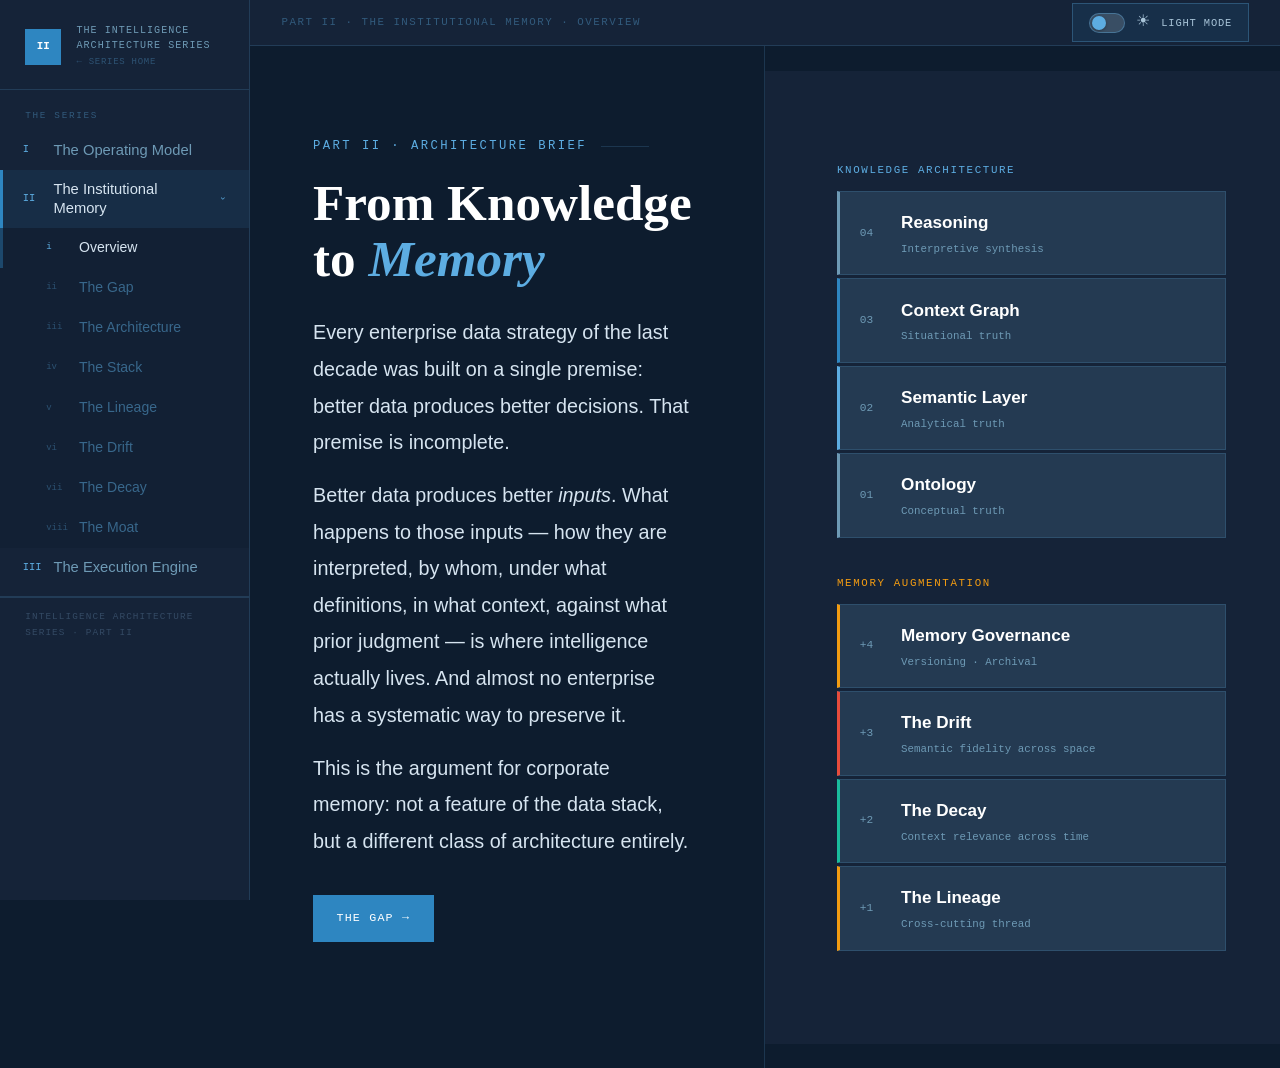
<file: part-02.html>
<!DOCTYPE html>
<html lang="en">
<head>
<meta charset="UTF-8">
<meta name="viewport" content="width=device-width, initial-scale=1.0">
<title>Part II · The Institutional Memory — The Intelligence Architecture Series</title>
<link href="https://fonts.googleapis.com/css2?family=Playfair+Display:ital,wght@0,400;0,700;1,400;1,700&family=Söhne:wght@300;400;500;600&family=JetBrains+Mono:wght@300;400;500&display=swap" rel="stylesheet">
<link rel="stylesheet" href="style.css">
</head>
<body>
<div class="sidebar-overlay" id="sidebar-overlay" onclick="closeSidebar()"></div>

<aside class="sidebar" id="sidebar">

  <a href="index.html" class="sidebar-logo">
    <div class="logo-mark">II</div>
    <div>
      <div class="logo-text">The Intelligence<br>Architecture Series</div>
      <div class="logo-hint">← series home</div>
    </div>
  </a>

  <div class="series-nav-top">
    <span class="series-nav-title">The Series</span>

    <a href="part-01.html" class="series-part-header" style="text-decoration:none;display:flex;align-items:center;gap:0.7rem;padding:0.55rem 1.4rem 0.55rem 1.1rem;border-left:3px solid transparent;transition:background 0.15s;">
      <span class="spn">I</span><span class="spl">The Operating Model</span>
    </a>

    <div class="series-part active-part" id="sp-2">
      <div class="series-part-header" onclick="toggleSeriesPart('sp-2')">
        <span class="spn">II</span>
        <span class="spl">The Institutional Memory</span>
        <span class="sp-chevron">›</span>
      </div>
      <div class="series-part-sections">
        <a class="series-section-item" href="part-02.html"><span class="sec-num">i</span>Overview</a>
        <a class="series-section-item" href="gap.html"><span class="sec-num">ii</span>The Gap</a>
        <a class="series-section-item" href="memory-types.html"><span class="sec-num">iii</span>The Architecture</a>
        <a class="series-section-item" href="knowledge-stack.html"><span class="sec-num">iv</span>The Stack</a>
        <a class="series-section-item" href="decision-lineage.html"><span class="sec-num">v</span>The Lineage</a>
        <a class="series-section-item" href="drift-register.html"><span class="sec-num">vi</span>The Drift</a>
        <a class="series-section-item" href="decay-governance.html"><span class="sec-num">vii</span>The Decay</a>
        <a class="series-section-item" href="moat.html"><span class="sec-num">viii</span>The Moat</a>
      </div>
    </div>

    <a href="part-03.html" class="series-part-header" style="text-decoration:none;display:flex;align-items:center;gap:0.7rem;padding:0.55rem 1.4rem 0.55rem 1.1rem;border-left:3px solid transparent;transition:background 0.15s;">
      <span class="spn">III</span><span class="spl">The Execution Engine</span>
    </a>
  </div>

  <div class="sidebar-footer">
    <span class="sidebar-tag">Intelligence Architecture Series · Part II</span>
  </div>
</aside>

<header class="mobile-header">
  <button class="mobile-menu-btn" onclick="toggleMobileMenu()"><span></span><span></span><span></span></button>
  <span class="mobile-title">The Institutional Memory</span>
  <span class="mobile-page-num">II</span>
</header>

<main class="main-content">

<div class="page-header-bar">
  <span class="page-header-title">Part II · The Institutional Memory · Overview</span>
  <button class="theme-toggle" id="theme-toggle" onclick="toggleTheme()" aria-pressed="false">
    <span class="theme-track"><span class="theme-thumb"></span></span>
    <span class="theme-icon">☀</span>
    <span class="theme-label">Light mode</span>
  </button>
</div>

<section class="page active" id="page-home">
  <div class="hero-layout">
    <div class="hero-text-block">
      <div class="eyebrow-tag">Part II · Architecture Brief</div>
      <h1 class="hero-title">From Knowledge<br>to <em>Memory</em></h1>
      <p class="hero-body">Every enterprise data strategy of the last decade was built on a single premise: better data produces better decisions. That premise is incomplete.</p>
      <p class="hero-body">Better data produces better <em>inputs</em>. What happens to those inputs — how they are interpreted, by whom, under what definitions, in what context, against what prior judgment — is where intelligence actually lives. And almost no enterprise has a systematic way to preserve it.</p>
      <p class="hero-body">This is the argument for corporate memory: not a feature of the data stack, but a different class of architecture entirely.</p>
      <div class="page-nav-footer" style="margin-top:2rem;padding-top:0;border-top:none">
        <a href="gap.html" class="page-nav-btn next">The Gap →</a>
      </div>
    </div>

    <div class="hero-stack-diagram">
      <div class="stack-section-head">Knowledge Architecture</div>
      <div class="stack-item si-reasoning">
        <span class="si-num">04</span>
        <div class="si-body">
          <span class="si-name">Reasoning</span>
          <span class="si-desc">Interpretive synthesis</span>
        </div>
      </div>
      <div class="stack-item si-context">
        <span class="si-num">03</span>
        <div class="si-body">
          <span class="si-name">Context Graph</span>
          <span class="si-desc">Situational truth</span>
        </div>
      </div>
      <div class="stack-item si-semantic">
        <span class="si-num">02</span>
        <div class="si-body">
          <span class="si-name">Semantic Layer</span>
          <span class="si-desc">Analytical truth</span>
        </div>
      </div>
      <div class="stack-item si-ontology">
        <span class="si-num">01</span>
        <div class="si-body">
          <span class="si-name">Ontology</span>
          <span class="si-desc">Conceptual truth</span>
        </div>
      </div>

      <div class="stack-section-head memory-head">Memory Augmentation</div>
      <div class="stack-item si-governance">
        <span class="si-num">+4</span>
        <div class="si-body">
          <span class="si-name">Memory Governance</span>
          <span class="si-desc">Versioning · Archival</span>
        </div>
      </div>
      <div class="stack-item si-drift">
        <span class="si-num">+3</span>
        <div class="si-body">
          <span class="si-name">The Drift</span>
          <span class="si-desc">Semantic fidelity across space</span>
        </div>
      </div>
      <div class="stack-item si-decay">
        <span class="si-num">+2</span>
        <div class="si-body">
          <span class="si-name">The Decay</span>
          <span class="si-desc">Context relevance across time</span>
        </div>
      </div>
      <div class="stack-item si-lineage">
        <span class="si-num">+1</span>
        <div class="si-body">
          <span class="si-name">The Lineage</span>
          <span class="si-desc">Cross-cutting thread</span>
        </div>
      </div>
    </div>
  </div>
</section>

</main>

<script src="nav.js"></script>
</body>
</html>
</file>
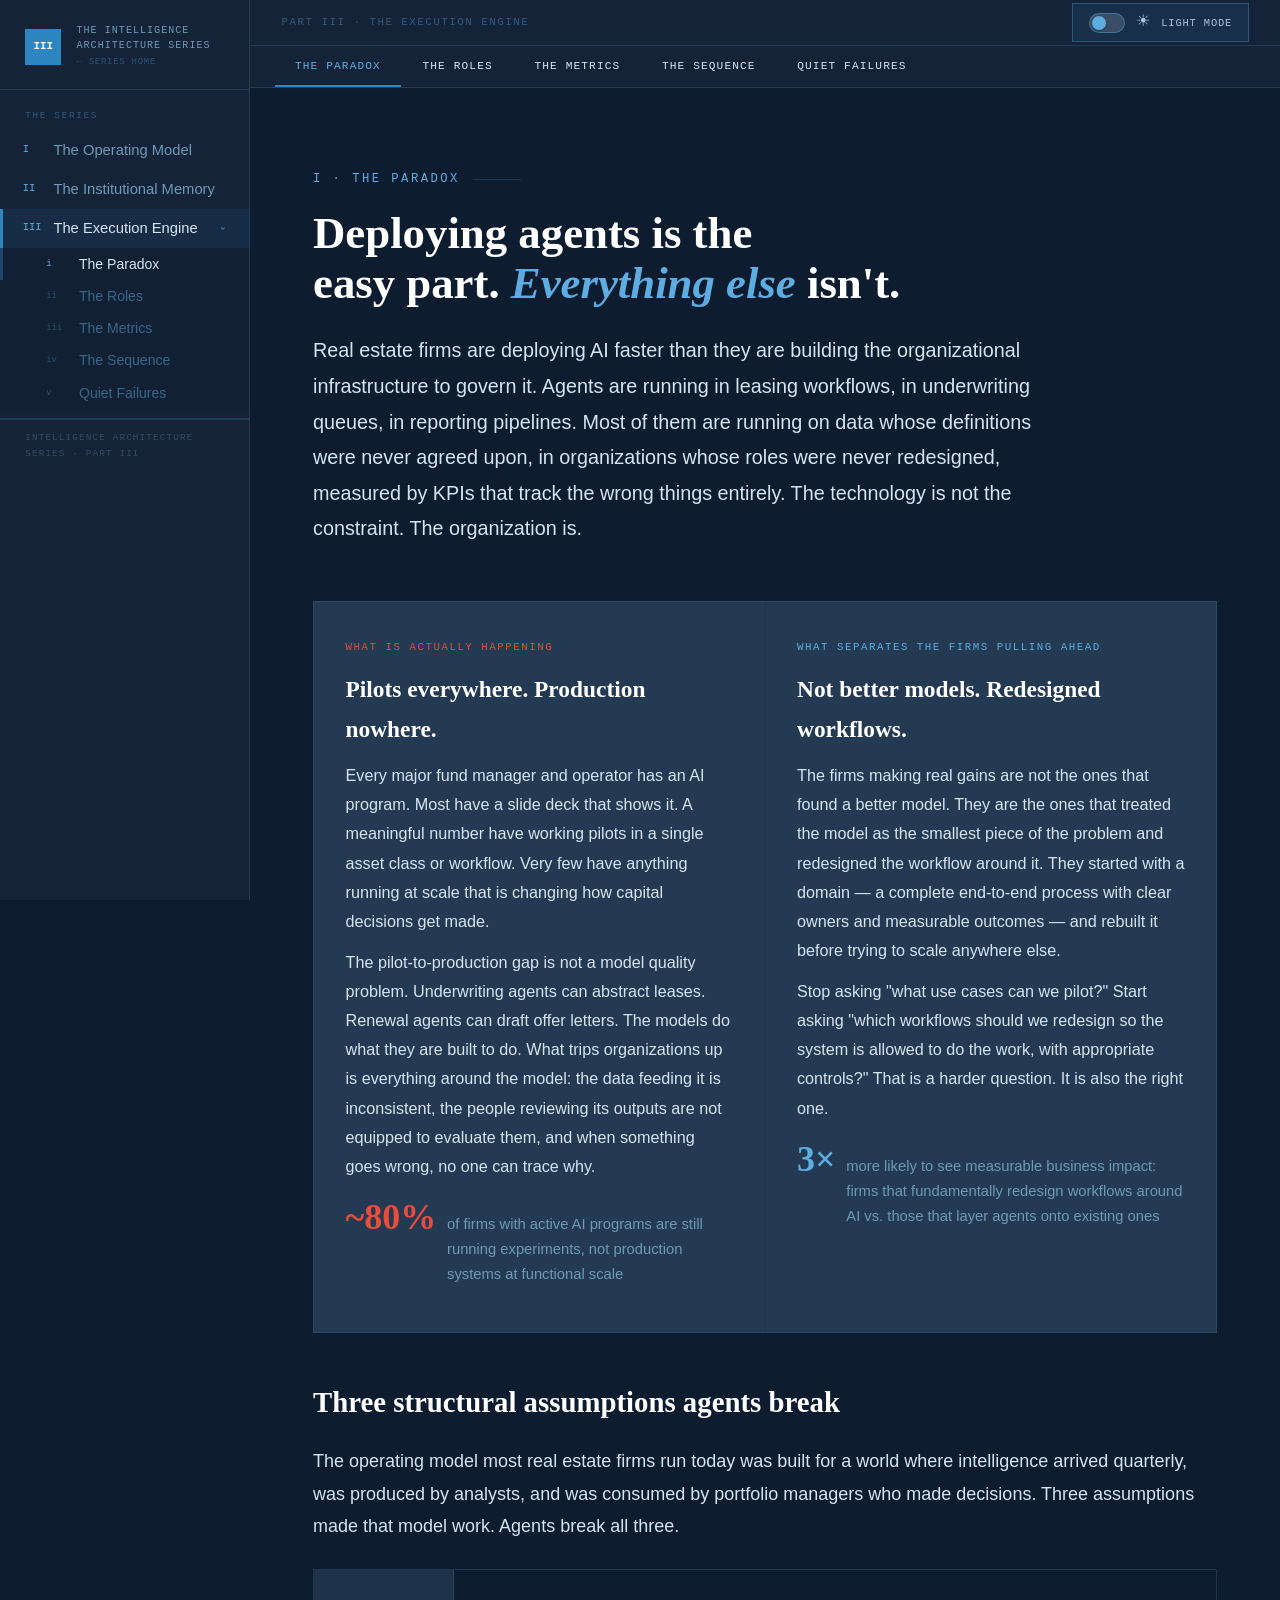
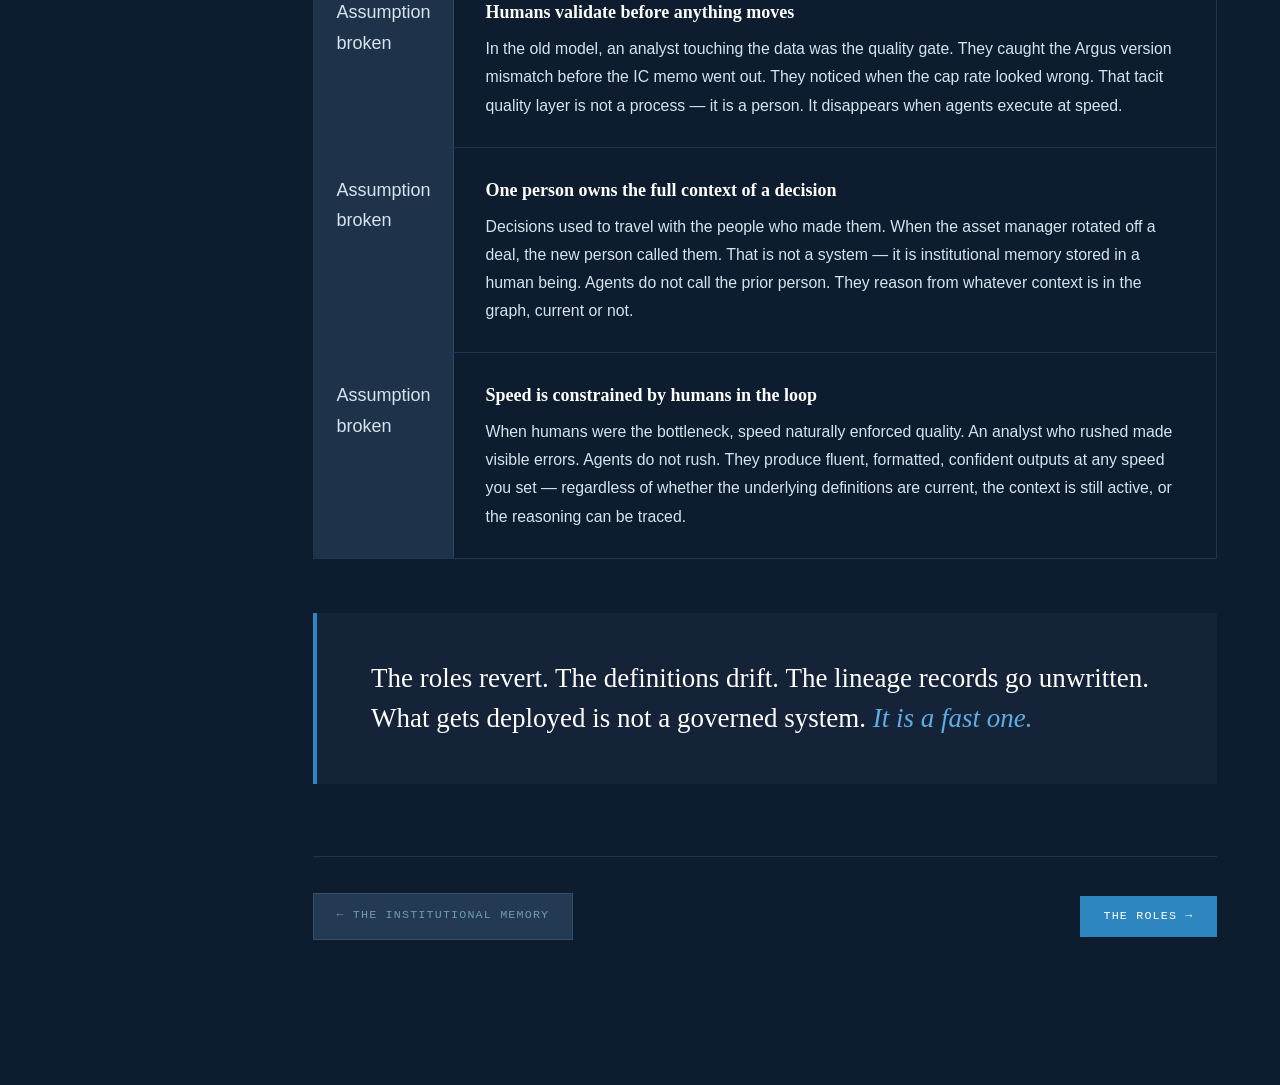
<file: part-03.html>
<!DOCTYPE html>
<html lang="en">
<head>
<meta charset="UTF-8">
<meta name="viewport" content="width=device-width, initial-scale=1.0">
<title>03 · The Execution Engine — The Intelligence Architecture Series</title>
<link href="https://fonts.googleapis.com/css2?family=Playfair+Display:ital,wght@0,400;0,700;1,400;1,700&family=Söhne:wght@300;400;500;600&family=JetBrains+Mono:wght@300;400;500&display=swap" rel="stylesheet">
<link rel="stylesheet" href="style.css">
<style>
.tab-nav-bar {
  display: flex; gap: 2px; padding: 0 1.4rem;
  border-bottom: 1px solid var(--bd); background: var(--bg-sidebar);
  overflow-x: auto; scrollbar-width: none;
}
.tab-nav-bar::-webkit-scrollbar { display: none; }
.tab-btn {
  padding: 0.75rem 1.1rem; font-family: var(--font-mono);
  font-size: 0.62rem; letter-spacing: 0.1em; text-transform: uppercase;
  color: var(--on-dark-4); background: transparent; border: none;
  border-bottom: 2px solid transparent; cursor: pointer;
  transition: all 0.18s var(--ease); white-space: nowrap;
}
.tab-btn:hover { color: var(--on-dark-2); }
.tab-btn.active { color: var(--blue-lt); border-bottom-color: var(--blue-mid); }
.tab-section { display: none; }
.tab-section.active { display: block; }

/* Paradox */
.paradox-grid { display: grid; grid-template-columns: 1fr 1fr; gap: 1px; background: var(--bd); border: 1px solid var(--bd); margin-bottom: 2rem; }
.paradox-col { background: var(--bg-card); padding: 2rem 1.75rem; }
.paradox-col-label { font-family: var(--font-mono); font-size: 0.6rem; letter-spacing: 0.14em; text-transform: uppercase; margin-bottom: 0.75rem; display: block; }
.paradox-col-label.signal { color: var(--signal-lt); }
.paradox-col-label.blue { color: var(--blue-lt); }
.paradox-col h3 { font-family: var(--font-display); font-size: 1.3rem; color: var(--tx-h); margin-bottom: 0.65rem; font-weight: 700; }
.paradox-col p { font-size: 0.9rem; color: var(--tx-body); line-height: 1.8; margin-bottom: 0.65rem; }
.paradox-stat { display: flex; align-items: baseline; gap: 0.6rem; margin: 1rem 0 0.5rem; }
.paradox-num { font-family: var(--font-display); font-size: 2rem; font-weight: 700; line-height: 1; }
.paradox-num.signal { color: var(--signal-lt); }
.paradox-num.blue { color: var(--blue-lt); }
.paradox-stat-label { font-size: 0.82rem; color: var(--tx-muted); }

/* Steps vs Thoughts */
.svt-grid { display: grid; grid-template-columns: 1fr 40px 1fr; gap: 0; border: 1px solid var(--bd); margin-bottom: 2rem; }
.svt-col { padding: 1.75rem; }
.svt-col.steps-col { background: var(--bg-panel); }
.svt-col.mid-col { background: var(--bg-panel); border-left: 1px solid var(--bd); border-right: 1px solid var(--bd); display: flex; align-items: center; justify-content: center; }
.svt-col.thoughts-col { background: rgba(46,134,193,0.06); }
.svt-label { font-family: var(--font-mono); font-size: 0.62rem; letter-spacing: 0.16em; text-transform: uppercase; margin-bottom: 0.75rem; display: block; }
.svt-col.steps-col .svt-label { color: var(--tx-muted); }
.svt-col.thoughts-col .svt-label { color: var(--blue-lt); }
.svt-col h3 { font-family: var(--font-display); font-size: 1.1rem; color: var(--tx-h); margin-bottom: 0.5rem; font-weight: 700; }
.svt-col p { font-size: 0.85rem; color: var(--tx-body); line-height: 1.75; margin-bottom: 0.65rem; }
.svt-item { font-size: 0.82rem; color: var(--tx-body); padding: 0.4rem 0; border-bottom: 1px solid var(--bd); display: flex; gap: 0.5rem; line-height: 1.5; }
.svt-item:last-child { border-bottom: none; }
.svt-dot { flex-shrink: 0; }
.svt-col.steps-col .svt-dot { color: var(--tx-muted); }
.svt-col.thoughts-col .svt-dot { color: var(--blue-lt); }
.svt-arrow { font-size: 1.4rem; font-weight: 300; color: var(--blue-lt); }

/* Assumption stack — 1x3 vertical */
.assumption-stack { display: flex; flex-direction: column; gap: 0; border: 1px solid var(--bd); margin-bottom: 2.5rem; }
.assumption-row { display: grid; grid-template-columns: 140px 1fr; align-items: stretch; border-bottom: 1px solid var(--bd); }
.assumption-row:last-child { border-bottom: none; }
.assumption-label-col { padding: 1.5rem 1.25rem; background: var(--bg-panel); border-right: 1px solid var(--bd); display: flex; align-items: flex-start; justify-content: center; }
.assumption-content { padding: 1.5rem 1.75rem; }
.assumption-title { font-family: var(--font-display); font-size: 1rem; font-weight: 700; color: var(--tx-h); margin-bottom: 0.4rem; }
.assumption-body { font-size: 0.88rem; color: var(--tx-body); line-height: 1.78; }

/* Five layers */
.five-layers { display: flex; flex-direction: column; gap: 2px; margin-bottom: 2rem; }
.layer-row { display: grid; grid-template-columns: 140px 1fr; border: 1px solid var(--bd); background: var(--bg-card); }
.lr-label { padding: 1rem 1.25rem; min-width: 130px; width: 130px; background: var(--bg-panel); border-right: 1px solid var(--bd); display: flex; flex-direction: column; justify-content: center; word-break: break-word; }
.lr-num { font-family: var(--font-mono); font-size: 0.55rem; color: var(--blue-lt); margin-bottom: 0.3rem; letter-spacing: 0.1em; }
.lr-name { font-family: var(--font-display); font-size: 0.85rem; font-weight: 700; color: var(--tx-h); line-height: 1.2; }
.lr-body { padding: 1rem 1.5rem; }
.lr-role { font-size: 0.82rem; color: var(--tx-body); line-height: 1.65; }
.lr-re { margin-top: 0.5rem; font-family: var(--font-mono); font-size: 0.6rem; color: var(--tx-muted); font-style: italic; }

/* Role redesign 2-column table */
.role-table { width: 100%; border-collapse: collapse; margin-bottom: 2rem; }
.role-th-ret, .role-th-eme {
  padding: 0.85rem 1.5rem; font-family: var(--font-mono); font-size: 0.65rem;
  letter-spacing: 0.16em; text-transform: uppercase; font-weight: 700;
  color: #fff; text-align: left;
}
.role-th-ret { background: #1a2f45; width: 50%; }
.role-th-eme { background: var(--blue-mid); width: 50%; border-left: 1px solid var(--bd); }
.role-td-ret, .role-td-eme {
  padding: 1.4rem 1.5rem; vertical-align: top;
  border-bottom: 1px solid var(--bd);
}
.role-td-ret { background: var(--bg-panel); opacity: 0.85; }
.role-td-eme { background: var(--bg-card); border-left: 1px solid var(--bd); }
.role-td-shift {
  padding: 0.7rem 1.5rem; font-size: 0.8rem; color: var(--tx-body);
  line-height: 1.55; background: rgba(46,134,193,0.06);
  border-bottom: 2px solid var(--bd); border-left: 3px solid var(--blue-mid);
}
.role-td-shift strong { color: var(--blue-lt); font-weight: 600; }
.rt-label { font-family: var(--font-mono); font-size: 0.52rem; letter-spacing: 0.14em;
  text-transform: uppercase; margin-bottom: 0.35rem; display: block; }
.rt-label.ret { color: var(--tx-muted); }
.rt-label.eme { color: var(--blue-lt); }
.rt-name { font-family: var(--font-display); font-size: 0.97rem; font-weight: 700;
  color: var(--tx-h); margin-bottom: 0.35rem; }
.rt-name.dim { color: var(--tx-muted); font-weight: 400; }
.rt-desc { font-size: 0.82rem; color: var(--tx-body); line-height: 1.65; }
[data-theme="light"] .role-td-ret { opacity: 1; background: var(--bg-alt); }

/* Role cards */
.role-grid { display: grid; grid-template-columns: 1fr 1fr; gap: 1px; background: var(--bd); border: 1px solid var(--bd); margin-bottom: 2rem; align-items: stretch; }
.role-card { background: var(--bg-card); overflow: hidden; display: flex; flex-direction: column; }
.role-card-top { display: grid; grid-template-columns: 1fr 32px 1fr; flex: 1; align-items: stretch; min-height: 0; }
.role-old {
  padding: 1.5rem 1.25rem;
  background: var(--bg-inset);
  border-right: 1px solid var(--bd);
  opacity: 0.75;
}
.role-arrow-col { display: flex; align-items: center; justify-content: center; font-size: 1rem; font-weight: 700; color: var(--blue-lt); background: var(--bg-inset); border-right: 1px solid var(--bd); }
.role-new {
  padding: 1.5rem 1.25rem;
  background: var(--bg-card);
  border-left: 2px solid var(--blue-mid);
}
.role-label { font-family: var(--font-mono); font-size: 0.55rem; letter-spacing: 0.14em; text-transform: uppercase; margin-bottom: 0.5rem; display: block; }
.role-label.old { color: var(--tx-muted); }
.role-label.new { color: var(--blue-lt); }
.role-title { font-family: var(--font-display); font-size: 1rem; color: var(--tx-h); margin-bottom: 0.4rem; font-weight: 700; }
.role-title.dim { color: var(--tx-muted); font-weight: 400; }
.role-desc { font-size: 0.82rem; color: var(--tx-body); line-height: 1.65; }
.role-card-bottom { padding: 0.85rem 1.25rem; border-top: 1px solid var(--bd); background: rgba(46,134,193,0.06); font-size: 0.8rem; color: var(--tx-body); line-height: 1.55; }
.role-card-bottom strong { color: var(--blue-lt); font-weight: 600; }

/* Light mode: keep strong contrast in both directions */
[data-theme="light"] .role-old { background: var(--bg-alt); opacity: 1; }
[data-theme="light"] .role-arrow-col { background: var(--bg-alt); }
[data-theme="light"] .role-new { background: var(--bg-card); border-left-color: var(--accent); }
[data-theme="light"] .role-card-bottom { background: rgba(46,134,193,0.05); }
.new-roles { display: grid; grid-template-columns: repeat(3, 1fr); gap: 1px; background: var(--bd); border: 1px solid var(--bd); margin-bottom: 2rem; }
.new-role { background: rgba(46,134,193,0.08); padding: 1.5rem; }
.new-role-tag { font-family: var(--font-mono); font-size: 0.55rem; letter-spacing: 0.14em; text-transform: uppercase; color: var(--blue-lt); margin-bottom: 0.6rem; display: block; }
.new-role h4 { font-family: var(--font-display); font-size: 1rem; color: var(--tx-h); margin-bottom: 0.4rem; font-weight: 700; }
.new-role p { font-size: 0.82rem; color: var(--tx-body); line-height: 1.65; }

/* KPI compare */
.kpi-compare { display: grid; grid-template-columns: 1fr 1fr; gap: 1px; background: var(--bd); border: 1px solid var(--bd); margin-bottom: 2rem; }
.kpi-col { background: var(--bg-card); }
.kpi-col-header { padding: 1.25rem 1.5rem; background: var(--bg-panel); border-bottom: 1px solid var(--bd); }
.kpi-col-label { font-family: var(--font-mono); font-size: 0.58rem; letter-spacing: 0.14em; text-transform: uppercase; margin-bottom: 0.35rem; display: block; }
.kpi-col-label.old { color: var(--tx-muted); }
.kpi-col-label.new { color: var(--blue-lt); }
.kpi-col-title { font-family: var(--font-display); font-size: 1.1rem; color: var(--tx-h); font-weight: 700; margin-bottom: 0.2rem; }
.kpi-col-sub { font-size: 0.78rem; color: var(--tx-muted); font-style: italic; }
.kpi-list { padding: 1rem 1.25rem; display: flex; flex-direction: column; gap: 6px; }
.kpi-item { display: flex; align-items: flex-start; gap: 0.85rem; padding: 0.85rem 1rem; background: var(--bg-panel); border: 1px solid var(--bd); transition: background 0.15s; }
.kpi-item:hover { background: var(--bg-alt); }
.kpi-item.retiring { opacity: 0.5; }
.kpi-icon { width: 28px; height: 28px; border-radius: 4px; display: flex; align-items: center; justify-content: center; font-size: 0.9rem; flex-shrink: 0; }
.kpi-body { flex: 1; }
.kpi-name { font-size: 0.88rem; font-weight: 600; color: var(--tx-h); margin-bottom: 0.2rem; }
.kpi-desc { font-size: 0.78rem; color: var(--tx-muted); line-height: 1.5; }
.kpi-tag { font-family: var(--font-mono); font-size: 0.5rem; letter-spacing: 0.08em; text-transform: uppercase; padding: 0.18rem 0.5rem; border-radius: 2px; margin-left: auto; flex-shrink: 0; align-self: flex-start; }
.tag-retiring { background: var(--signal-bg); color: var(--signal-lt); border: 1px solid var(--signal); }
.tag-new { background: rgba(46,134,193,0.15); color: var(--blue-lt); border: 1px solid var(--blue-mid); }
.tag-teal { background: var(--teal-bg); color: var(--teal-lt); border: 1px solid var(--teal); }
.tag-amber { background: var(--amber-bg); color: var(--amber-lt); border: 1px solid var(--amber); }
.tag-green { background: rgba(26,188,156,0.1); color: var(--teal-lt); border: 1px solid var(--teal); }

/* Domain cards */
.domain-grid { display: flex; flex-direction: column; gap: 4px; margin-bottom: 2rem; }
.domain-card { background: var(--bg-card); border: 1px solid var(--bd); overflow: hidden; }
.domain-card:hover { box-shadow: 0 0 0 1px var(--blue-mid); }
.domain-card.open { box-shadow: 0 0 0 1px var(--blue-mid); }
.domain-header { display: grid; grid-template-columns: 64px 1fr 190px 28px; align-items: stretch; cursor: pointer; user-select: none; }
.domain-num-col { padding: 1.25rem 1rem; background: var(--bg-panel); border-right: 1px solid var(--bd); display: flex; flex-direction: column; align-items: center; justify-content: center; gap: 0.3rem; }
.domain-num { font-family: var(--font-display); font-size: 1.6rem; font-weight: 700; color: var(--blue-lt); line-height: 1; }
.domain-num-label { font-family: var(--font-mono); font-size: 0.48rem; letter-spacing: 0.1em; text-transform: uppercase; color: var(--tx-muted); text-align: center; }
.domain-title-area { padding: 1.25rem 1.5rem; border-right: 1px solid var(--bd); }
.domain-title { font-family: var(--font-display); font-size: 1rem; font-weight: 700; color: var(--tx-h); margin-bottom: 0.2rem; }
.domain-sub { font-size: 0.78rem; color: var(--tx-muted); font-style: italic; }
.domain-signal { padding: 1.25rem 1.1rem; background: var(--bg-panel); border-right: 1px solid var(--bd); display: flex; flex-direction: column; justify-content: center; gap: 0.25rem; }
.domain-signal-lbl { font-family: var(--font-mono); font-size: 0.5rem; letter-spacing: 0.12em; text-transform: uppercase; color: var(--tx-muted); }
.domain-signal-text { font-size: 0.75rem; color: var(--tx-body); line-height: 1.45; font-style: italic; }
.domain-chevron { display: flex; align-items: center; justify-content: center; font-size: 0.65rem; color: var(--tx-muted); padding: 0 10px; transition: transform 0.2s; }
.domain-card.open .domain-chevron { transform: rotate(180deg); color: var(--blue-lt); }
.domain-body { max-height: 0; overflow: hidden; padding: 0; transition: max-height 0.35s ease; background: var(--bg-panel); border-top: 0; }
.domain-card.open .domain-body { max-height: 600px; padding: 1.5rem; border-top: 1px solid var(--bd); }
.domain-cols { display: grid; grid-template-columns: 1fr 1fr; gap: 1.5rem; }
.domain-col-head { font-family: var(--font-mono); font-size: 0.58rem; letter-spacing: 0.14em; text-transform: uppercase; margin-bottom: 0.75rem; display: block; color: var(--blue-lt); }
.domain-col-head.amber { color: var(--amber-lt); }
.domain-item { font-size: 0.83rem; color: var(--tx-body); line-height: 1.65; display: flex; gap: 0.55rem; margin-bottom: 0.55rem; }
.domain-item-dot { flex-shrink: 0; font-weight: 700; color: var(--blue-lt); }
.domain-item-dot.amber { color: var(--amber-lt); }
.domain-outcome { display: inline-flex; align-items: center; gap: 0.5rem; margin-top: 0.75rem; padding: 0.5rem 0.85rem; background: rgba(26,188,156,0.1); border: 1px solid var(--teal); font-family: var(--font-mono); font-size: 0.6rem; color: var(--teal-lt); }
.domain-outcome-num { font-family: var(--font-display); font-size: 1.1rem; font-weight: 700; color: var(--teal-lt); }

/* Failure cards */
.failure-grid { display: grid; grid-template-columns: 1fr 1fr; gap: 1px; background: var(--bd); border: 1px solid var(--bd); margin-bottom: 2rem; align-items: stretch; }
.failure-card { background: var(--bg-card); overflow: hidden; transition: box-shadow 0.15s; display: flex; flex-direction: column; }
.failure-card:hover { box-shadow: 0 0 0 1px var(--signal-lt); }
.failure-card-top { display: grid; grid-template-columns: 52px 1fr; flex: 1; align-items: stretch; min-height: 0; }
.failure-num-col { padding: 1.5rem 0.75rem; display: flex; align-items: flex-start; justify-content: center; background: var(--bg-panel); border-right: 1px solid var(--bd); }
.failure-num { font-family: var(--font-display); font-size: 1.5rem; font-weight: 700; color: var(--signal-lt); line-height: 1; }
.failure-body { padding: 1.5rem 1.25rem; }
.failure-name { font-family: var(--font-display); font-size: 1rem; font-weight: 700; color: var(--tx-h); margin-bottom: 0.5rem; }
.failure-desc { font-size: 0.83rem; color: var(--tx-body); line-height: 1.7; }
.failure-footer { padding: 0.85rem 1.25rem; border-top: 1px solid var(--bd); background: var(--bg-inset); display: flex; gap: 0.75rem; align-items: flex-start; margin-top: auto; }
.mit-label { font-family: var(--font-mono); font-size: 0.52rem; letter-spacing: 0.1em; text-transform: uppercase; color: var(--teal-lt); flex-shrink: 0; margin-top: 0.05rem; }
.mit-text { font-size: 0.8rem; color: var(--tx-body); line-height: 1.55; }

/* Failure cards */
.future-card { background: var(--bg-card); padding: 2rem 1.75rem; }
.future-num { font-family: var(--font-display); font-size: 1.8rem; font-weight: 700; line-height: 1; margin-bottom: 0.75rem; }
.future-card:nth-child(1) .future-num { color: var(--blue-lt); }
.future-card:nth-child(2) .future-num { color: var(--blue-mid); }
.future-card:nth-child(3) .future-num { color: var(--teal-lt); }
.future-title { font-family: var(--font-display); font-size: 1rem; font-weight: 700; color: var(--tx-h); margin-bottom: 0.5rem; }
.future-body { font-size: 0.85rem; color: var(--tx-body); line-height: 1.78; }

.loop-question { background: var(--navy-mid); border-left: 4px solid var(--amber-lt); padding: 1.75rem 2rem; margin-bottom: 2rem; }
.loop-question-label { font-family: var(--font-mono); font-size: 0.6rem; letter-spacing: 0.16em; text-transform: uppercase; color: var(--amber-lt); margin-bottom: 0.65rem; display: block; }
.loop-question p { font-size: 0.95rem; color: var(--on-dark-2); line-height: 1.75; }
.loop-question strong { color: #fff; }

@media (max-width: 768px) {
  .paradox-grid { grid-template-columns: 1fr; }
  .svt-grid { grid-template-columns: 1fr; }
  .svt-col.mid-col { display: none; }
  .assumption-row { grid-template-columns: 1fr; }
  .assumption-label-col { border-right: none; border-bottom: 1px solid var(--bd); justify-content: flex-start; padding: 0.75rem 1.25rem; }
  .role-grid { grid-template-columns: 1fr; }
  .role-card-top { grid-template-columns: 1fr; }
  .role-old { border-right: none; border-bottom: 1px solid var(--bd); }
  .role-arrow-col { display: none; }
  .role-table, .role-table tbody, .role-table tr { display: block; }
  .role-table thead { display: none; }
  .role-td-ret, .role-td-eme, .role-td-shift { display: block; width: 100%; border-left: none; opacity: 1; }
  .role-td-ret { border-bottom: none; }
  .role-td-shift { border-left: 3px solid var(--blue-mid); }
  .new-roles { grid-template-columns: 1fr; }
  .kpi-compare { grid-template-columns: 1fr; }
  .failure-grid { grid-template-columns: 1fr; }
  .domain-header { grid-template-columns: 56px 1fr 28px; }
  .domain-signal { display: none; }
  .domain-cols { grid-template-columns: 1fr; }
  .five-layers .layer-row { grid-template-columns: 1fr; }
  .lr-label { border-right: none; border-bottom: 1px solid var(--bd); }
}
/* Quiet Failures 2-column table */
.qf-row { border-top: 1px solid var(--bd); cursor: pointer; }
.qf-row:last-child { border-bottom: 1px solid var(--bd); }
.qf-row-header { display: flex; align-items: baseline; gap: 1rem; padding: 1.1rem 0.5rem; min-height: 44px; }
.qf-row-header:hover .qf-name { color: var(--signal-lt); }
.qf-row-num { font-family: var(--font-mono); font-size: 0.6rem; letter-spacing: 0.1em; color: var(--signal-lt); flex-shrink: 0; width: 1.5rem; }
.qf-row-name { font-family: var(--font-display); font-size: 1rem; font-style: italic; color: var(--tx-h); flex: 1; }
.qf-row-toggle { font-family: var(--font-mono); font-size: 0.7rem; color: var(--tx-muted); margin-left: auto; flex-shrink: 0; min-width: 16px; text-align: right; }
.qf-row-body { display: none; padding: 0 0.5rem 1.4rem 2.5rem; }
.qf-row.open .qf-row-body { display: grid; grid-template-columns: 1fr 1fr; gap: 1.5rem; }
.qf-row.open .qf-row-toggle::after { content: '×'; }
.qf-row:not(.open) .qf-row-toggle::after { content: '+'; }
.qf-col-label { font-family: var(--font-mono); font-size: 0.55rem; letter-spacing: 0.12em; text-transform: uppercase; color: var(--tx-muted); display: block; margin-bottom: 0.5rem; }
.qf-col-label.mit { color: var(--signal-lt); }
.qf-col-text { font-size: 0.88rem; color: var(--tx-body); line-height: 1.75; }
@media (max-width: 640px) { .qf-row.open .qf-row-body { grid-template-columns: 1fr; } }
.qf-table { width: 100%; border-collapse: collapse; margin-bottom: 2rem; }
.qf-th-fail, .qf-th-mit {
  padding: 0.75rem 1.25rem; font-family: var(--font-mono); font-size: 0.62rem;
  letter-spacing: 0.14em; text-transform: uppercase; font-weight: 700;
  color: #fff; text-align: left; border-bottom: 2px solid var(--bd-strong);
}
.qf-th-fail { background: #1a2f45; width: 58%; }
.qf-th-mit  { background: var(--blue-mid); width: 42%; border-left: 1px solid var(--bd); }
.qf-fail-cell, .qf-mit-cell {
  padding: 1.5rem 1.25rem; vertical-align: top;
  border-bottom: 1px solid var(--bd);
}
.qf-fail-cell { background: var(--bg-card); }
.qf-mit-cell  { background: var(--bg-panel); border-left: 1px solid var(--bd); }
.qf-num { font-family: var(--font-mono); font-size: 0.55rem; letter-spacing: 0.12em; color: var(--signal-lt); margin-bottom: 0.3rem; }
.qf-name { font-family: var(--font-display); font-size: 0.95rem; font-weight: 700; color: var(--tx-h); margin-bottom: 0.5rem; }
.qf-desc { font-size: 0.83rem; color: var(--tx-body); line-height: 1.7; }
.qf-mit-label { font-family: var(--font-mono); font-size: 0.52rem; letter-spacing: 0.1em; text-transform: uppercase; color: var(--teal-lt); margin-bottom: 0.4rem; }
.qf-mit-text { font-size: 0.83rem; color: var(--tx-body); line-height: 1.65; }
@media (max-width: 768px) {
  .qf-table, .qf-table tbody, .qf-table tr { display: block; }
  .qf-table thead { display: none; }
  .qf-fail-cell, .qf-mit-cell { display: block; width: 100%; border-left: none; }
  .qf-mit-cell { border-top: 1px solid var(--bd); padding-top: 1rem; }
}

</style>
</head>
<body>
<div class="sidebar-overlay" id="sidebar-overlay" onclick="closeSidebar()"></div>
<div class="progress-bar"><div class="progress-fill" style="width:100%"></div></div>

<aside class="sidebar" id="sidebar">
  <a href="index.html" class="sidebar-logo">
    <div class="logo-mark">III</div>
    <div>
      <div class="logo-text">The Intelligence<br>Architecture Series</div>
      <div class="logo-hint">← series home</div>
    </div>
  </a>
  <div class="series-nav-top">
    <span class="series-nav-title">The Series</span>
    <a href="part-01.html" class="series-part-header" style="text-decoration:none;display:flex;align-items:center;gap:0.7rem;padding:0.55rem 1.4rem 0.55rem 1.1rem;border-left:3px solid transparent;transition:background 0.15s;">
      <span class="spn">I</span><span class="spl">The Operating Model</span>
    </a>
    <a href="part-02.html" class="series-part-header" style="text-decoration:none;display:flex;align-items:center;gap:0.7rem;padding:0.55rem 1.4rem 0.55rem 1.1rem;border-left:3px solid transparent;transition:background 0.15s;">
      <span class="spn">II</span><span class="spl">The Institutional Memory</span>
    </a>
    <div class="series-part active-part" id="sp-3">
      <div class="series-part-header" onclick="toggleSeriesPart('sp-3')">
        <span class="spn">III</span><span class="spl">The Execution Engine</span>
        <span class="sp-chevron">›</span>
      </div>
      <div class="series-part-sections">
        <button class="series-section-item sec-active" id="ssec-paradox"  onclick="setTab('paradox');  setSSecActive('ssec-paradox')"> <span class="sec-num">i</span>The Paradox</button>
        <button class="series-section-item"            id="ssec-roles"    onclick="setTab('roles');    setSSecActive('ssec-roles')">   <span class="sec-num">ii</span>The Roles</button>
        <button class="series-section-item"            id="ssec-kpis"     onclick="setTab('kpis');     setSSecActive('ssec-kpis')">    <span class="sec-num">iii</span>The Metrics</button>
        <button class="series-section-item"            id="ssec-domains"  onclick="setTab('domains');  setSSecActive('ssec-domains')"> <span class="sec-num">iv</span>The Sequence</button>
        <button class="series-section-item"            id="ssec-failures" onclick="setTab('failures'); setSSecActive('ssec-failures')"><span class="sec-num">v</span>Quiet Failures</button>
      </div>
    </div>
  </div>
  <div class="sidebar-footer">
    <span class="sidebar-tag">Intelligence Architecture Series · Part III</span>
  </div>
</aside>

<header class="mobile-header">
  <button class="mobile-menu-btn" onclick="toggleMobileMenu()"><span></span><span></span><span></span></button>
  <span class="mobile-title">The Execution Engine</span>
  <span class="mobile-page-num">III</span>
</header>

<main class="main-content">
<div class="page-header-bar">
  <span class="page-header-title">Part III · The Execution Engine</span>
  <button class="theme-toggle" id="theme-toggle" onclick="toggleTheme()" aria-pressed="false">
    <span class="theme-track"><span class="theme-thumb"></span></span>
    <span class="theme-icon">☀</span>
    <span class="theme-label">Light mode</span>
  </button>
</div>

<div class="tab-nav-bar">
  <button class="tab-btn active" id="btn-paradox"  onclick="setTab('paradox')">The Paradox</button>
  <button class="tab-btn"        id="btn-roles"    onclick="setTab('roles')">The Roles</button>
  <button class="tab-btn"        id="btn-kpis"     onclick="setTab('kpis')">The Metrics</button>
  <button class="tab-btn"        id="btn-domains"  onclick="setTab('domains')">The Sequence</button>
  <button class="tab-btn"        id="btn-failures" onclick="setTab('failures')">Quiet Failures</button>
</div>


<!-- ══ I: THE PARADOX ══════════════════════════════════════════════════ -->
<div class="tab-section active" id="tab-paradox">
<div class="page-inner-wide">
  <div class="eyebrow-tag">I · The Paradox</div>
  <h1 class="page-title">Deploying agents is the<br>easy part. <em>Everything else</em> isn't.</h1>
  <p class="page-lead">Real estate firms are deploying AI faster than they are building the organizational infrastructure to govern it. Agents are running in leasing workflows, in underwriting queues, in reporting pipelines. Most of them are running on data whose definitions were never agreed upon, in organizations whose roles were never redesigned, measured by KPIs that track the wrong things entirely. The technology is not the constraint. The organization is.</p>

  <div class="paradox-grid">
    <div class="paradox-col">
      <span class="paradox-col-label signal">What is actually happening</span>
      <h3>Pilots everywhere. Production nowhere.</h3>
      <p>Every major fund manager and operator has an AI program. Most have a slide deck that shows it. A meaningful number have working pilots in a single asset class or workflow. Very few have anything running at scale that is changing how capital decisions get made.</p>
      <p>The pilot-to-production gap is not a model quality problem. Underwriting agents can abstract leases. Renewal agents can draft offer letters. The models do what they are built to do. What trips organizations up is everything around the model: the data feeding it is inconsistent, the people reviewing its outputs are not equipped to evaluate them, and when something goes wrong, no one can trace why.</p>
      <div class="paradox-stat">
        <span class="paradox-num signal">~80%</span>
        <span class="paradox-stat-label">of firms with active AI programs are still running experiments, not production systems at functional scale</span>
      </div>
    </div>
    <div class="paradox-col">
      <span class="paradox-col-label blue">What separates the firms pulling ahead</span>
      <h3>Not better models. Redesigned workflows.</h3>
      <p>The firms making real gains are not the ones that found a better model. They are the ones that treated the model as the smallest piece of the problem and redesigned the workflow around it. They started with a domain — a complete end-to-end process with clear owners and measurable outcomes — and rebuilt it before trying to scale anywhere else.</p>
      <p>Stop asking "what use cases can we pilot?" Start asking "which workflows should we redesign so the system is allowed to do the work, with appropriate controls?" That is a harder question. It is also the right one.</p>
      <div class="paradox-stat">
        <span class="paradox-num blue">3×</span>
        <span class="paradox-stat-label">more likely to see measurable business impact: firms that fundamentally redesign workflows around AI vs. those that layer agents onto existing ones</span>
      </div>
    </div>
  </div>

  <h2 class="section-h2" style="margin:2.5rem 0 1rem">Three structural assumptions agents break</h2>
  <p class="body-text" style="margin-bottom:1.5rem">The operating model most real estate firms run today was built for a world where intelligence arrived quarterly, was produced by analysts, and was consumed by portfolio managers who made decisions. Three assumptions made that model work. Agents break all three.</p>

  <div class="assumption-stack" style="margin-bottom:2.5rem">

    <div class="assumption-row">
      <div class="assumption-label-col"><span class="assumption-label">Assumption broken</span></div>
      <div class="assumption-content">
        <h3 class="assumption-title">Humans validate before anything moves</h3>
        <p class="assumption-body">In the old model, an analyst touching the data was the quality gate. They caught the Argus version mismatch before the IC memo went out. They noticed when the cap rate looked wrong. That tacit quality layer is not a process — it is a person. It disappears when agents execute at speed.</p>
      </div>
    </div>

    <div class="assumption-row">
      <div class="assumption-label-col"><span class="assumption-label">Assumption broken</span></div>
      <div class="assumption-content">
        <h3 class="assumption-title">One person owns the full context of a decision</h3>
        <p class="assumption-body">Decisions used to travel with the people who made them. When the asset manager rotated off a deal, the new person called them. That is not a system — it is institutional memory stored in a human being. Agents do not call the prior person. They reason from whatever context is in the graph, current or not.</p>
      </div>
    </div>

    <div class="assumption-row">
      <div class="assumption-label-col"><span class="assumption-label">Assumption broken</span></div>
      <div class="assumption-content">
        <h3 class="assumption-title">Speed is constrained by humans in the loop</h3>
        <p class="assumption-body">When humans were the bottleneck, speed naturally enforced quality. An analyst who rushed made visible errors. Agents do not rush. They produce fluent, formatted, confident outputs at any speed you set — regardless of whether the underlying definitions are current, the context is still active, or the reasoning can be traced.</p>
      </div>
    </div>

  </div>

  <div class="dark-banner">
    <p>The roles revert. The definitions drift. The lineage records go unwritten. What gets deployed is not a governed system. <em>It is a fast one.</em></p>
  </div>

  <div class="page-nav-footer">
    <a href="part-02.html" class="page-nav-btn">← The Institutional Memory</a>
    <button class="page-nav-btn next" onclick="setTab('roles')">The Roles →</button>
  </div>
</div>
</div>


<!-- ══ II: ROLE REDESIGN ═══════════════════════════════════════════════ -->
<div class="tab-section" id="tab-roles">
<div class="page-inner-wide">
  <div class="eyebrow-tag">II · The Roles</div>
  <h1 class="page-title">From creators<br>to <em>curators</em></h1>
  <p class="page-lead">Part I introduced the Intelligence Control Tower. Part II introduced the memory layer that makes it trustworthy. Neither architecture runs itself. Every role described here corresponds to a layer of the stack — and the reason each role exists is that without a person responsible for governing that layer, the layer degrades silently.</p>

  <div class="inline-note blue" style="margin-bottom:2rem">
    <strong>The core principle</strong>
    Every domain workflow decomposes into two ingredients: steps and thoughts. Steps are repeatable tasks that benefit from speed and consistency. Thoughts are judgment calls that require discretion — exceptions, trade-offs, financial risk, relationship moments. The operating model move is to automate steps aggressively and protect thoughts deliberately. The roles below are the humans protecting the thoughts.
  </div>

  <!-- Steps vs Thoughts -->
  <div class="svt-grid" style="margin-bottom:2rem">
    <div class="svt-col steps-col">
      <span class="svt-label">Automate aggressively</span>
      <h3>Steps</h3>
      <p>Repeatable tasks that benefit from speed, consistency, and clean handoffs.</p>
      <div class="svt-item"><span class="svt-dot">→</span><span>Pull lease data and populate standardized review templates</span></div>
      <div class="svt-item"><span class="svt-dot">→</span><span>Route renewal files to the right asset manager based on size and complexity</span></div>
      <div class="svt-item"><span class="svt-dot">→</span><span>Draft IC materials with sourced data, flag what changed from prior quarter</span></div>
      <div class="svt-item"><span class="svt-dot">→</span><span>Update Yardi records after lease execution, close the loop on approvals</span></div>
      <div class="svt-item"><span class="svt-dot">→</span><span>Log maintenance resolutions, update vendor performance records</span></div>
    </div>
    <div class="svt-col mid-col"><span class="svt-arrow">⇄</span></div>
    <div class="svt-col thoughts-col">
      <span class="svt-label">Protect deliberately</span>
      <h3>Thoughts</h3>
      <p>Judgment calls requiring discretion, context, and accountability.</p>
      <div class="svt-item"><span class="svt-dot" style="color:var(--blue-lt)">→</span><span>Deciding whether to grant a concession that exceeds policy — and why</span></div>
      <div class="svt-item"><span class="svt-dot" style="color:var(--blue-lt)">→</span><span>Evaluating whether agent-produced analysis is trustworthy enough to go to the IC</span></div>
      <div class="svt-item"><span class="svt-dot" style="color:var(--blue-lt)">→</span><span>Resolving a definition dispute between the fund's occupancy metric and the property manager's</span></div>
      <div class="svt-item"><span class="svt-dot" style="color:var(--blue-lt)">→</span><span>Deciding which submarket context is still Active vs. needs to be Archived</span></div>
      <div class="svt-item"><span class="svt-dot" style="color:var(--blue-lt)">→</span><span>Holding a tenant relationship during an escalation the agent flagged but cannot resolve</span></div>
    </div>
  </div>

  <p style="font-size:1rem;color:var(--tx-body);line-height:1.8;max-width:640px;margin-bottom:2rem;">For senior leaders (portfolio managers, asset managers, fund principals): this is not a question of whether agents will change the role. It is a question of what judgment looks like when the production work is automated. The answer is that judgment becomes more visible, more consequential, and more exposed. Every exception you approve, every agent output you override, every context record you validate or challenge is a direct act of governance. The role does not shrink. It concentrates.</p>
  <p style="font-size:1rem;color:var(--tx-body);line-height:1.8;max-width:640px;margin-bottom:2rem;">For mid-career professionals (analysts, associates, VP-level operators): the transition is more disorienting because the volume of familiar work disappears first. The spreadsheet models, the data pulls, the first-draft IC materials: these go to agents. What remains requires building a new kind of credibility. The people who move fastest are the ones who reframe the transition as an expansion of scope rather than a contraction of value.</p>
  <p style="font-size:1rem;color:var(--tx-body);line-height:1.8;max-width:640px;margin-bottom:2.5rem;">For early-career hires (analysts entering roles that previously existed to produce — the path forward is not to compete with agents on output volume. It is to develop the judgment that makes output trustworthy: domain depth, context literacy, and the ability to evaluate whether a recommendation is correct, not just formatted.</p>

  <table class="role-table">
    <thead>
      <tr>
        <th class="role-th-ret">Retiring</th>
        <th class="role-th-eme">Emerging</th>
      </tr>
    </thead>
    <tbody>

      <tr>
        <td class="role-td-ret">
          <span class="rt-label ret">Retiring</span>
          <div class="rt-name dim">Data Engineer</div>
          <div class="rt-desc">Builds and maintains pipelines. Fixes Yardi-to-warehouse ingestion failures. Optimizes query performance. Moves data from source systems to reporting layers.</div>
        </td>
        <td class="role-td-eme">
          <span class="rt-label eme">Emerging</span>
          <div class="rt-name">Knowledge Architect</div>
          <div class="rt-desc">Owns the Factual Layer. Builds and governs ontologies. Maintains entity resolution across Yardi, Argus, VTS, and third-party property manager systems. Ensures definitions are versioned and agent-readable. The plumbing still runs — but now it carries meaning, not just data.</div>
        </td>
      </tr>
      <tr><td colspan="2" class="role-td-shift"><strong>The shift:</strong> From moving data to governing meaning. A pipeline running at 99.9% uptime while carrying a drifted occupancy definition is not working. It is failing quietly at scale.</td></tr>

      <tr>
        <td class="role-td-ret">
          <span class="rt-label ret">Retiring</span>
          <div class="rt-name dim">Analyst</div>
          <div class="rt-desc">Pulls data, builds models, drafts IC materials. The primary intelligence producer. Answers portfolio questions by assembling evidence from multiple systems manually.</div>
        </td>
        <td class="role-td-eme">
          <span class="rt-label eme">Emerging</span>
          <div class="rt-name">Reasoning Auditor</div>
          <div class="rt-desc">Owns the Control Layer. Evaluates whether agent-produced analysis can be trusted. Traces which definitions were active, which context was current, which semantic layer version was in use. The intelligence quality function. This is protecting thoughts — not checking boxes.</div>
        </td>
      </tr>
      <tr><td colspan="2" class="role-td-shift"><strong>The shift:</strong> From producing analysis to auditing reasoning. The question moves from "what is the answer?" to "is this answer trustworthy, and can we prove it?"</td></tr>

      <tr>
        <td class="role-td-ret">
          <span class="rt-label ret">Retiring</span>
          <div class="rt-name dim">Data Governance Lead</div>
          <div class="rt-desc">Enforces format standards, completeness rules, and access controls. Runs governance committees. Checks whether the data arrived correctly and in the right format.</div>
        </td>
        <td class="role-td-eme">
          <span class="rt-label eme">Emerging</span>
          <div class="rt-name">Meaning Governor</div>
          <div class="rt-desc">Owns the drift register. Reconciles counterparty definitions — Greystar's occupancy methodology vs. the fund's, CBRE's tenant classification vs. Yardi's, Newmark's NRA calculation vs. the LP report. Manages version boundaries. Convenes semantic governance councils with decisions as output, not discussion.</div>
        </td>
      </tr>
      <tr><td colspan="2" class="role-td-shift"><strong>The shift:</strong> From data governance to meaning governance. Format and completeness are solved problems. Whether two assets are being compared on the same definition of economic occupancy is not.</td></tr>

      <tr>
        <td class="role-td-ret">
          <span class="rt-label ret">Retiring</span>
          <div class="rt-name dim">BI Developer</div>
          <div class="rt-desc">Builds dashboards and reports. Encodes business logic into Power BI or Tableau. Answers reporting requests by building visualization layers over the data warehouse.</div>
        </td>
        <td class="role-td-eme">
          <span class="rt-label eme">Emerging</span>
          <div class="rt-name">Agent Skill Designer</div>
          <div class="rt-desc">Owns the Building-Block Layer. Encodes business logic into agent-readable skills. Defines the task boundaries, escalation triggers, and confidence thresholds for renewal recommendation agents, lease abstraction agents, and IC memo drafting agents. Governs what agents decide vs. what they escalate.</div>
        </td>
      </tr>
      <tr><td colspan="2" class="role-td-shift"><strong>The shift:</strong> From dashboards to agent skills. No one needs to pull the report when the agent already has the answer. The design challenge is defining what the agent is allowed to decide alone.</td></tr>

    </tbody>
  </table>
  <div style="font-family:var(--font-mono);font-size:0.6rem;letter-spacing:0.14em;text-transform:uppercase;color:var(--teal-lt);margin-bottom:0.85rem">Roles that do not exist today in most real estate organizations</div>
  <div class="new-roles">
    <div class="new-role">
      <span class="new-role-tag">Net New Function</span>
      <h4>Decision Lineage Officer</h4>
      <p>Owns the cross-cutting record. Ensures every material IC decision is bound to the ontological state, semantic state, and active context at the moment of judgment. When the portfolio manager who bought the Phoenix logistics asset leaves, the next person reconstructs why the acquisition made sense — from a structured record, without making calls.</p>
    </div>
    <div class="new-role">
      <span class="new-role-tag">Net New Function</span>
      <h4>Context Graph Curator</h4>
      <p>Manages the decay lifecycle. A submarket supply wave from 18 months ago does not stay Active indefinitely. A rent concession campaign that ended has a different weight than one currently running. Owns the Active → Archived → Deprecated transitions and the record of why each happened, so agents reason against current context, not institutional memory that has quietly expired.</p>
    </div>
    <div class="new-role">
      <span class="new-role-tag">Net New Function</span>
      <h4>Plural Ontology Steward</h4>
      <p>Governs the coexistence of counterparty definitions. JLL's occupancy figure and the fund's occupancy figure may legitimately differ. Both can be correct within their scope. What cannot be allowed is for an agent to silently choose one without that choice being explicit, recorded, and traceable to a governance decision. This is what Part I called building agent governance alongside meaning governance from day one.</p>
    </div>
  </div>

  <div class="dark-banner">
    <p>Governing the quality of agent-produced intelligence requires <em>more judgment</em> than producing analysis ever did.</p>
  </div>

  <div class="inline-note" style="margin-top:2rem;margin-bottom:2rem;background:var(--bg-panel);border-left:3px solid var(--signal)">
    <p style="margin-bottom:0.85rem">The roles above describe a destination, not a starting point. Most real estate organizations have strong analysts, capable data engineers, and experienced governance leads. The transition is not a replacement of those people. It is a redefinition of what their judgment is applied to.</p>
    <p style="margin-bottom:0">The analyst who built every IC model for three years has exactly the domain knowledge the Reasoning Auditor role requires. The data engineer who debugged every Yardi integration understands entity resolution at the level the Knowledge Architect role demands. The path is a reorientation of expertise, not a removal of it.</p>
  </div>

  <div style="margin-bottom:2rem">
    <div style="font-family:var(--font-mono);font-size:0.6rem;letter-spacing:0.14em;text-transform:uppercase;color:var(--tx-muted);margin-bottom:1rem">Transition by cohort</div>
    <div style="display:grid;grid-template-columns:repeat(3,1fr);gap:1px;background:var(--bd)">
      <div style="background:var(--bg-card);padding:1.25rem">
        <div style="font-family:var(--font-mono);font-size:0.58rem;letter-spacing:0.1em;text-transform:uppercase;color:var(--signal-lt);margin-bottom:0.6rem">Senior leaders</div>
        <p style="font-size:0.88rem;color:var(--tx-body);line-height:1.7;margin:0">The governance and accountability questions are yours. Who owns the decisions agents make? What escalation path exists when a recommendation is wrong? These are not IT questions. They are yours.</p>
      </div>
      <div style="background:var(--bg-card);padding:1.25rem">
        <div style="font-family:var(--font-mono);font-size:0.58rem;letter-spacing:0.1em;text-transform:uppercase;color:var(--teal-lt);margin-bottom:0.6rem">Mid-career practitioners</div>
        <p style="font-size:0.88rem;color:var(--tx-body);line-height:1.7;margin:0">Your domain expertise is the scarcest input. The Meaning Governor reconciling Greystar's definitions against the fund's needs someone who has worked both sides. The Reasoning Auditor evaluating a renewal recommendation needs someone who has built one.</p>
      </div>
      <div style="background:var(--bg-card);padding:1.25rem">
        <div style="font-family:var(--font-mono);font-size:0.58rem;letter-spacing:0.1em;text-transform:uppercase;color:var(--amber-lt);margin-bottom:0.6rem">Early-career analysts</div>
        <p style="font-size:0.88rem;color:var(--tx-body);line-height:1.7;margin:0">The work that took three hours now takes three minutes. That time belongs to you if you claim it. The organizations that pull ahead will be the ones where junior people use that time to develop judgment, not just throughput.</p>
      </div>
    </div>
  </div>

  <div class="inline-note" style="background:var(--bg-panel);border-left:3px solid var(--teal)">
    <strong style="font-family:var(--font-mono);font-size:0.6rem;letter-spacing:0.1em;text-transform:uppercase;color:var(--teal-lt);display:block;margin-bottom:0.5rem">On change management</strong>
    <p style="margin-bottom:0.75rem;font-size:0.9rem;color:var(--tx-body);line-height:1.75">Mercer's 2026 Global Talent Trends survey found employee thriving dropped from 66% in 2024 to 44% in 2026, lower than during COVID. 62% say leaders underestimate AI's emotional impact. Bain's research puts it plainly: no agentic transformation succeeds if the goal appears to be replacing jobs without a path to a more fulfilling career. Elevation framing over efficiency framing is not a communications choice. It is an execution requirement.</p>
    <p style="margin-bottom:0;font-size:0.9rem;color:var(--tx-body);line-height:1.75">The organizations making this transition successfully are investing in plain-language role impact descriptions, funded learning time, and career paths into the net-new functions, not just announcing the redesign and measuring throughput.</p>
  </div>

  <div class="page-nav-footer">
    <button class="page-nav-btn" onclick="setTab('paradox')">← The Paradox</button>
    <button class="page-nav-btn next" onclick="setTab('kpis')">The Metrics →</button>
  </div>
</div>
</div>


<!-- ══ III: KPI REDESIGN ═══════════════════════════════════════════════ -->
<div class="tab-section" id="tab-kpis">
<div class="page-inner-wide">
  <div class="eyebrow-tag">III · The Metrics</div>
  <h1 class="page-title">Measuring the wrong things<br>at <em>speed</em></h1>
  <p class="page-lead">Part II introduced eight diagnostic questions — four that the knowledge architecture can already answer, and four that require the memory layer to answer. The KPIs here are the operational version of that same test. They measure whether the organization is actually building the capability Part II described, or whether it is deploying agents on an ungoverned foundation and measuring only that the agents are running.</p>

  <p class="page-lead" style="margin-bottom:1.5rem">The retiring metrics persist because they are easy to instrument, they satisfy board reporting requirements, and they are the metrics the data team has always owned. None of them are wrong as signals of pipeline health. All of them are silent on the question that matters most: whether the data means what the organization thinks it means.</p>

  <div class="inline-note signal" style="margin-bottom:2rem">
    <strong>The specific problem</strong>
    A Yardi-to-warehouse pipeline can run at 99.9% uptime while the occupancy definition inside it has drifted three percentage points from the definition the LP report uses. Pipeline uptime says green. The IC memo says the asset is performing. The actual answer requires someone to reconcile two definitions that have been silently diverging for a year.
  </div>

  <div class="kpi-compare">
    <div class="kpi-col">
      <div class="kpi-col-header">
        <span class="kpi-col-label old">Retiring</span>
        <div class="kpi-col-title">Data Stack Health</div>
        <div class="kpi-col-sub">Measures whether data moved. Says nothing about what it means.</div>
      </div>
      <div class="kpi-list">
        <div class="kpi-item retiring">
          <div class="kpi-icon" style="background:var(--signal-bg)"></div>
          <div class="kpi-body"><div class="kpi-name">Pipeline Uptime</div><div class="kpi-desc">Whether Yardi, Argus, and VTS pipelines are running. The pipeline can run at 99.9% uptime while the occupancy definition it carries has drifted three percentage points from the LP report definition. Green dashboard. Wrong number. No alert.</div></div>
          <span class="kpi-tag tag-retiring">Retiring</span>
        </div>
        <div class="kpi-item retiring">
          <div class="kpi-icon" style="background:var(--signal-bg)"></div>
          <div class="kpi-body"><div class="kpi-name">Row Counts &amp; Fill Rates</div><div class="kpi-desc">Whether data arrived and fields are populated. A rent roll with 100% fill rate where net rentable area has been computed by a new property manager using gross area since last quarter is complete, fully populated, and semantically broken. The metric has no way to know.</div></div>
          <span class="kpi-tag tag-retiring">Retiring</span>
        </div>
        <div class="kpi-item retiring">
          <div class="kpi-icon" style="background:var(--signal-bg)"></div>
          <div class="kpi-body"><div class="kpi-name">Dashboard Adoption</div><div class="kpi-desc">How many users accessed the reporting layer. When agents answer portfolio questions directly, nobody pulls the dashboard. A team optimizing for this KPI in an agentic organization is building reports for an audience that no longer exists — and measuring a capability that has become irrelevant.</div></div>
          <span class="kpi-tag tag-retiring">Retiring</span>
        </div>
        <div class="kpi-item retiring">
          <div class="kpi-icon" style="background:var(--signal-bg)"></div>
          <div class="kpi-body"><div class="kpi-name">Query Response Time</div><div class="kpi-desc">How fast an answer arrives. A renewal recommendation delivered in 400 milliseconds on stale submarket data and a drifted occupancy definition is a fast wrong answer. Optimizing for speed without measuring trustworthiness produces a very confident, very quick organization that keeps getting the same questions wrong.</div></div>
          <span class="kpi-tag tag-retiring">Retiring</span>
        </div>
      </div>
    </div>

    <div class="kpi-col">
      <div class="kpi-col-header">
        <span class="kpi-col-label new">Emerging</span>
        <div class="kpi-col-title">Intelligence Quality</div>
        <div class="kpi-col-sub">Measures whether meaning traveled and reasoning can be trusted.</div>
      </div>
      <div class="kpi-list">
        <div class="kpi-item">
          <div class="kpi-icon" style="background:rgba(46,134,193,0.12)"></div>
          <div class="kpi-body"><div class="kpi-name">Drift Velocity <span style="font-family:var(--font-mono);font-size:0.55rem;letter-spacing:0.08em;text-transform:uppercase;border:1px solid var(--signal);color:var(--signal-lt);padding:0.1rem 0.4rem;margin-left:0.5rem">Meaning Governor</span></div><div class="kpi-desc">New drift events per quarter across counterparty definitions — property managers, JV partners, servicers. Average time from divergence to detection. Average time from detection to resolution.</div></div>
          <span class="kpi-tag tag-new">New</span>
        </div>
        <div class="kpi-item">
          <div class="kpi-icon" style="background:rgba(46,134,193,0.12)"></div>
          <div class="kpi-body"><div class="kpi-name">Decision Lineage Coverage <span style="font-family:var(--font-mono);font-size:0.55rem;letter-spacing:0.08em;text-transform:uppercase;border:1px solid var(--signal);color:var(--signal-lt);padding:0.1rem 0.4rem;margin-left:0.5rem">Decision Lineage Officer</span></div><div class="kpi-desc">Percentage of material IC decisions with complete lineage records: ontological state, semantic state, and active context at the moment of judgment. Every IC memo without a lineage record is institutional memory lost permanently.</div></div>
          <span class="kpi-tag tag-new">New</span>
        </div>
        <div class="kpi-item">
          <div class="kpi-icon" style="background:var(--teal-bg)"></div>
          <div class="kpi-body"><div class="kpi-name">Context Currency Rate <span style="font-family:var(--font-mono);font-size:0.55rem;letter-spacing:0.08em;text-transform:uppercase;border:1px solid var(--teal);color:var(--teal-lt);padding:0.1rem 0.4rem;margin-left:0.5rem">Context Graph Curator</span></div><div class="kpi-desc">Percentage of Active context records reviewed for decay within their prescribed window. Stale submarket data, expired competitor campaigns, and superseded macro assumptions all degrade agent reasoning — silently and specifically.</div></div>
          <span class="kpi-tag tag-teal">New</span>
        </div>
        <div class="kpi-item">
          <div class="kpi-icon" style="background:var(--amber-bg)"></div>
          <div class="kpi-body"><div class="kpi-name">Agent Recommendation Traceability <span style="font-family:var(--font-mono);font-size:0.55rem;letter-spacing:0.08em;text-transform:uppercase;border:1px solid var(--amber);color:var(--amber-lt);padding:0.1rem 0.4rem;margin-left:0.5rem">Reasoning Auditor</span></div><div class="kpi-desc">Percentage of agent outputs — renewal recommendations, acquisition screens, capex sequencing — that can be traced back to the specific definitions active, context records in scope, and semantic layer version in use at time of generation.</div></div>
          <span class="kpi-tag tag-amber">New</span>
        </div>
        <div class="kpi-item">
          <div class="kpi-icon" style="background:rgba(26,188,156,0.1)"></div>
          <div class="kpi-body"><div class="kpi-name">Memory Persistence Rate <span style="font-family:var(--font-mono);font-size:0.55rem;letter-spacing:0.08em;text-transform:uppercase;border:1px solid var(--signal);color:var(--signal-lt);padding:0.1rem 0.4rem;margin-left:0.5rem">Decision Lineage Officer</span></div><div class="kpi-desc">Percentage of portfolio manager and asset manager transitions where institutional knowledge was transferred via structured lineage records rather than lost. When someone leaves, can the next person reconstruct the logic of prior decisions without calling them?</div></div>
          <span class="kpi-tag tag-green">New</span>
        </div>
      </div>
    </div>
  </div>

  <div class="dark-banner" style="margin-top:2rem">
    <p>A pipeline at 99.9% uptime that carries drifted definitions is not a success. It is a <em>confidence problem</em>.</p>
  </div>

  <div class="page-nav-footer">
    <button class="page-nav-btn" onclick="setTab('roles')">← The Roles</button>
    <button class="page-nav-btn next" onclick="setTab('domains')">The Sequence →</button>
  </div>
</div>
</div>


<!-- ══ IV: DOMAIN SEQUENCING ══════════════════════════════════════════ -->
<div class="tab-section" id="tab-domains">
<div class="page-inner-wide">
  <div class="eyebrow-tag">IV · The Sequence</div>
  <h1 class="page-title">Redesign domains,<br>not <em>whole organizations</em></h1>
  <p class="page-lead">A domain is the right unit of change. It is a coherent end-to-end workflow — from signal to outcome — with clear owners and measurable results. Big enough to matter economically. Small enough to rebuild without disrupting the rest of the business while the rebuild is underway. The right approach is to run the redesigned domain in a clean-room environment alongside the existing process until it is proven, then progressively tip activity into it. Each domain has a defined exit signal — a concrete capability the organization must demonstrate before moving to the next.</p>

  <div class="inline-note amber" style="margin-bottom:2rem">
    <strong>Domain complexity increases with system breadth</strong>
    Each domain below is a coherent end-to-end workflow with clear owners and measurable outcomes. They vary in architectural complexity: Construction and Capital Expenditures spans the most heterogeneous systems, involves the most external parties, and requires the most mature entity resolution. Leasing and Renewals has the highest decision volume but the most bounded data model. Asset Management Reporting has the widest LP visibility. Investing and Asset Management requires the richest context but the most concentrated decision authority. The right starting point depends on where the organization's foundation is most mature.
  </div>

  <!-- Five technical layers -->
  <h2 class="section-h2" style="margin-bottom:1rem">The five technical layers every domain requires</h2>
  <div class="five-layers" style="margin-bottom:2.5rem">
    <div class="layer-row">
      <div class="lr-label">
        <span class="lr-num">Layer 01</span>
        <span class="lr-name">Factual</span>
      </div>
      <div class="lr-body">
        <div class="lr-role">Makes real estate data and documents usable. Governs entity resolution across Yardi, Argus, VTS, and property manager systems. Provides a clear source of truth when systems disagree on the same asset, tenant, or metric.</div>
        <div class="lr-re">This is the semantic layer and ontology from Part I. The Knowledge Architect owns it. Without it, all other layers run on sand.</div>
      </div>
    </div>
    <div class="layer-row">
      <div class="lr-label">
        <span class="lr-num">Layer 02</span>
        <span class="lr-name">Orchestration</span>
      </div>
      <div class="lr-body">
        <div class="lr-role">Plans and routes work. Identifies workflow triggers, escalation rules, and stop points — when confidence is low, when a decision carries financial risk, when a tenant relationship requires human presence.</div>
        <div class="lr-re">Defines the boundary between steps and thoughts. The Agent Skill Designer encodes it. Without it, agents either do too much or escalate everything.</div>
      </div>
    </div>
    <div class="layer-row">
      <div class="lr-label">
        <span class="lr-num">Layer 03</span>
        <span class="lr-name">Action</span>
      </div>
      <div class="lr-body">
        <div class="lr-role">Executes work by securely integrating AI into property management systems, procurement platforms, and project controls. Creates tickets, schedules work, requests approvals, updates status, and logs outcomes.</div>
        <div class="lr-re">This is where the agent moves from advisory to operational. The integration must write back to systems of record — not just read from them.</div>
      </div>
    </div>
    <div class="layer-row">
      <div class="lr-label">
        <span class="lr-num">Layer 04</span>
        <span class="lr-name">Control</span>
      </div>
      <div class="lr-body">
        <div class="lr-role">Provides governance: permissions, audit trails, approval workflows, and monitoring so leaders can see what happened, why it happened, and whether performance is drifting from expectations.</div>
        <div class="lr-re">This is what the Reasoning Auditor interrogates. Without a Control Layer, agent recommendations are unverifiable — and the Quiet Failures on the next tab are inevitable.</div>
      </div>
    </div>
    <div class="layer-row">
      <div class="lr-label">
        <span class="lr-num">Layer 05</span>
        <span class="lr-name">Building-Block</span>
      </div>
      <div class="lr-body">
        <div class="lr-role">A library of small, reusable atomic agents that do one thing well: draft a stakeholder update, extract a clause from a lease, route for approval, write back to Yardi, close the loop. The same block is tuned for different contexts — residents, vendors, owners, property managers — without rebuilding the capability each time.</div>
        <div class="lr-re">The winning operating model is not one heroic agent. It is composable atomic agents with clear boundaries, assembled into domain workflows that improve over time.</div>
      </div>
    </div>
  </div>

  <h2 class="section-h2" style="margin-bottom:1rem">Four domains, in order</h2>
  <div class="domain-grid">

    <!-- Domain 1 -->
    <div class="domain-card" id="dom-1" onclick="toggleDomain('dom-1')">
      <div class="domain-header">
        <div class="domain-num-col">
          <div class="domain-num">01</div>
                  </div>
        <div class="domain-title-area">
          <div class="domain-title">Construction and Capital Expenditures</div>
          <div class="domain-sub">Capex sequencing, project controls, vendor management. Requires the most mature cross-system coordination.</div>
        </div>
        <div class="domain-signal">
          <div class="domain-signal-lbl">Exit Signal</div>
          <div class="domain-signal-text">Capex budget variances are flagged by an agent as they occur, with the context of prior-period decisions visible to the asset manager reviewing the alert.</div>
        </div>
        <div class="domain-chevron">▾</div>
      </div>
      <div class="domain-body">
        <div class="domain-cols">
          <div>
            <span class="domain-col-head">Why this domain</span>
            <div class="domain-item"><span class="domain-item-dot">→</span><span>Construction and capex workflows span the most systems — project management, vendor contracts, budget tracking, Yardi — and require the most mature entity resolution before agents navigate them reliably</span></div>
            <div class="domain-item"><span class="domain-item-dot">→</span><span>The governed context built in prior domains — asset-level history, prior capex decisions, vendor performance records — is what makes capex agents useful rather than merely fast</span></div>
            <div class="domain-item"><span class="domain-item-dot">→</span><span>By this stage the organization has learned to delegate, review, and own — the operating model that signals genuine agentic maturity</span></div>
            <div class="domain-outcome">
              <span>Observed outcome:</span>
              <span class="domain-outcome-num">&gt;30%</span>
              <span>time savings on maintenance and construction workflow coordination</span>
              <span style="font-size:0.55rem;opacity:0.7;margin-left:0.25rem">JLL, 2025</span>
            </div>

          </div>
          <div>
            <span class="domain-col-head amber">What must be true first</span>
            <div class="domain-item"><span class="domain-item-dot amber">→</span><span>Entity resolution mature enough to unify the same asset across project management systems, Yardi, and the vendor's own billing system</span></div>
            <div class="domain-item"><span class="domain-item-dot amber">→</span><span>Prior capex decisions captured in the lineage record — what was approved, at what cost basis, under what assumptions about NOI recovery</span></div>
            <div class="domain-item"><span class="domain-item-dot amber">→</span><span>Escalation paths defined: what budget variance triggers human review, what schedule deviation requires portfolio manager notification</span></div>
          </div>
        </div>
      </div>
    </div>
    <!-- Domain 2 -->
    <div class="domain-card" id="dom-2" onclick="toggleDomain('dom-2')">
      <div class="domain-header">
        <div class="domain-num-col">
          <div class="domain-num">02</div>
                  </div>
        <div class="domain-title-area">
          <div class="domain-title">Leasing and Renewals</div>
          <div class="domain-sub">Highest volume, most measurable outcomes, best ratio of steps to thoughts.</div>
        </div>
        <div class="domain-signal">
          <div class="domain-signal-lbl">Exit Signal</div>
          <div class="domain-signal-text">A renewal recommendation for any asset can be generated, traced, and reviewed by a Reasoning Auditor in under 20 minutes.</div>
        </div>
        <div class="domain-chevron">▾</div>
      </div>
      <div class="domain-body">
        <div class="domain-cols">
          <div>
            <span class="domain-col-head">Why start here</span>
            <div class="domain-item"><span class="domain-item-dot">→</span><span>High-volume, repeatable analytical steps — tenant credit review, market comp analysis, renewal offer structuring — are ideal for agentic execution</span></div>
            <div class="domain-item"><span class="domain-item-dot">→</span><span>Outcomes are measurable: renewal rate, time-to-executed-lease, concession given vs. market</span></div>
            <div class="domain-item"><span class="domain-item-dot">→</span><span>Bounded enough to rebuild in a clean-room environment alongside the existing leasing process</span></div>
            <div class="domain-item"><span class="domain-item-dot">→</span><span>Errors surface quickly at asset level before they compound at portfolio level</span></div>
            <div class="domain-outcome">
              <span>Observed outcome:</span>
              <span class="domain-outcome-num">3–7%</span>
              <span>renewal rate improvement in organizations with agentic leasing workflows</span>
              <span style="font-size:0.55rem;opacity:0.7;margin-left:0.25rem">McKinsey, 2026</span>
            </div>
          </div>
          <div>
            <span class="domain-col-head amber">What must be true first</span>
            <div class="domain-item"><span class="domain-item-dot amber">→</span><span>Occupancy definition governed and consistent across the property manager's system and the fund's reporting layer</span></div>
            <div class="domain-item"><span class="domain-item-dot amber">→</span><span>Market comp data from CoStar or Reis carries provenance tags: as-of date, geography, asset class definition used</span></div>
            <div class="domain-item"><span class="domain-item-dot amber">→</span><span>Tenant credit context is Active or Archived — not silently stale from 18 months prior</span></div>
            <div class="domain-item"><span class="domain-item-dot amber">→</span><span>Agent Skill Designer has defined what the renewal agent recommends autonomously vs. what requires human sign-off</span></div>
          </div>
        </div>
      </div>
    </div>

    <!-- Domain 3 -->
    <div class="domain-card" id="dom-3" onclick="toggleDomain('dom-3')">
      <div class="domain-header">
        <div class="domain-num-col">
          <div class="domain-num">03</div>
                  </div>
        <div class="domain-title-area">
          <div class="domain-title">Asset Management Reporting</div>
          <div class="domain-sub">Quarterly reporting on a governed semantic layer. Where IC materials become structured lineage records.</div>
        </div>
        <div class="domain-signal">
          <div class="domain-signal-lbl">Exit Signal</div>
          <div class="domain-signal-text">An LP quarterly pack can be assembled from governed source data and a Reasoning Auditor can confirm the definitions match the prior two quarters.</div>
        </div>
        <div class="domain-chevron">▾</div>
      </div>
      <div class="domain-body">
        <div class="domain-cols">
          <div>
            <span class="domain-col-head">Why this domain</span>
            <div class="domain-item"><span class="domain-item-dot">→</span><span>The semantic layer built for leasing already covers the core metrics: occupancy, NOI, WALT. Reporting agents run on the same governed foundation — no new entity resolution required</span></div>
            <div class="domain-item"><span class="domain-item-dot">→</span><span>IC materials generated here become the first structured lineage records — the beginning of the institutional memory Part II described</span></div>
            <div class="domain-item"><span class="domain-item-dot">→</span><span>When an LP asks why Q3 occupancy differs from Q2, the answer is traceable — not reconstructed from analyst memory at 11pm before a board meeting</span></div>
            <div class="domain-outcome">
              <span>Observed outcome:</span>
              <span class="domain-outcome-num">~45%</span>
              <span>reduction in time to close quarterly reporting packages</span>
              <span style="font-size:0.55rem;opacity:0.7;margin-left:0.25rem">Deloitte, 2025</span>
            </div>
          </div>
          <div>
            <span class="domain-col-head amber">What must be true first</span>
            <div class="domain-item"><span class="domain-item-dot amber">→</span><span>Semantic layer versioned — formula changes to NOI or cap rate create version boundaries, not silent overwrites</span></div>
            <div class="domain-item"><span class="domain-item-dot amber">→</span><span>Decision lineage capture wired into the IC process as a standard step, not an optional add-on</span></div>
            <div class="domain-item"><span class="domain-item-dot amber">→</span><span>Reasoning Auditors in place to review agent-assembled materials before distribution</span></div>
          </div>
        </div>
      </div>
    </div>

    <!-- Domain 4 -->
    <div class="domain-card" id="dom-4" onclick="toggleDomain('dom-4')">
      <div class="domain-header">
        <div class="domain-num-col">
          <div class="domain-num">04</div>
                  </div>
        <div class="domain-title-area">
          <div class="domain-title">Investing and Asset Management</div>
          <div class="domain-sub">Acquisition screening, performance monitoring, early warning detection. The highest context-requirement domain.</div>
        </div>
        <div class="domain-signal">
          <div class="domain-signal-lbl">Exit Signal</div>
          <div class="domain-signal-text">A deal screen across 50 opportunities using the governed acquisition thesis, with any recommendation traceable by a portfolio manager in under 15 minutes.</div>
        </div>
        <div class="domain-chevron">▾</div>
      </div>
      <div class="domain-body">
        <div class="domain-cols">
          <div>
            <span class="domain-col-head">Why this domain</span>
            <div class="domain-item"><span class="domain-item-dot">→</span><span>Acquisition screening requires the most context richness — submarket supply dynamics, cap rate trajectory, macro assumptions — all of which need to be current and governed before an agent reasons against them</span></div>
            <div class="domain-item"><span class="domain-item-dot">→</span><span>By this stage the Reasoning Auditor function is established. The team knows how to evaluate agent-produced investment analysis before it goes to the IC</span></div>
            <div class="domain-item"><span class="domain-item-dot">→</span><span>Decision lineage records from this domain create the institutional memory that asset management reporting will reference for the life of the asset</span></div>
            <div class="domain-item"><span class="domain-item-dot">→</span><span>The human judgment that remains — capital allocation, tenant relationships, investment conviction — is where the brand lives. Agents do not replace it; they protect time for it</span></div>
            <div class="domain-outcome">
              <span>Observed outcome:</span>
              <span class="domain-outcome-num">3×</span>
              <span>more deals screened per analyst per quarter with agentic pipeline workflows</span>
              <span style="font-size:0.55rem;opacity:0.7;margin-left:0.25rem">McKinsey, 2025</span>
            </div>
          </div>
          <div>
            <span class="domain-col-head amber">What must be true first</span>
            <div class="domain-item"><span class="domain-item-dot amber">→</span><span>Context graph current: submarket vacancy trends, competitive supply pipelines, and macro context records all reviewed for decay on a defined cadence</span></div>
            <div class="domain-item"><span class="domain-item-dot amber">→</span><span>Acquisition thesis formalized as a governed knowledge artifact — cap rate floors, coverage ratios, geographic constraints — not embedded in a senior partner's judgment alone</span></div>
            <div class="domain-item"><span class="domain-item-dot amber">→</span><span>IC decision remains a governed human judgment. Agents screen, flag, and score. Humans decide, with a structured lineage record capturing both the recommendation and the reasoning</span></div>
          </div>
        </div>
      </div>
    </div>


  </div>

  <div class="loop-question">
    <span class="loop-question-label">The strategic question every leader must answer early</span>
    <p>When workflows run through an agentic layer, every approval, exception, and resolution leaves a trace of what happened, what was decided, and what worked. Over time, those traces become proprietary operational knowledge that improves the next decision. <strong>Who owns that learning loop — the owner, the property manager, the software vendor, or the services provider?</strong> For a fund manager whose leasing workflow runs on Greystar's system, or whose asset management reporting runs on a CBRE platform, this is not an abstract question. It is a contract negotiation that needs to happen before the domain is redesigned, not after.</p>
  </div>

  <div class="dark-banner">
    <p>One domain rebuilt completely and trusted entirely is worth more than four rebuilt halfway and <em>none of them trusted</em>.</p>
  </div>

  <div class="page-nav-footer">
    <button class="page-nav-btn" onclick="setTab('kpis')">← The Metrics</button>
    <button class="page-nav-btn next" onclick="setTab('failures')">Quiet Failures →</button>
  </div>
</div>
</div>


<!-- ══ V: QUIET FAILURES ═══════════════════════════════════════════════ -->
<div class="tab-section" id="tab-failures">
<div class="page-inner-wide">
  <div class="eyebrow-tag">V · Quiet Failures</div>
  <h1 class="page-title">What fails without<br><em>announcing itself</em></h1>
  <p class="page-lead">The dangerous failures in an agentic real estate organization are not the ones that show up in the error log. They accumulate in the IC materials, the LP packs, and the renewal recommendations — visible only in retrospect, when an LP asks a question no one can answer, or when a portfolio manager realizes two assets have been compared on definitions that drifted apart eighteen months ago. Every one of these failures has the same shape: the infrastructure was built and the process was launched, then the day-to-day pressure of running a real estate portfolio quietly eroded both.</p>

  <div class="qf-accordion">
    <div class="qf-row" onclick="toggleQF(this)">
      <div class="qf-row-header">
        <span class="qf-row-num">01</span>
        <span class="qf-row-name">Governance Theater</span>
        <span class="qf-row-toggle"></span>
      </div>
      <div class="qf-row-body">
        <div><span class="qf-col-label">Failure mode</span><p class="qf-col-text">The drift register is created, the semantic governance council is established, the quarterly review is on the calendar. But nothing is resolved. The council meets and defers. The register accumulates entries without owners. The actual definitions running through Yardi and the LP reporting layer continue to diverge: documented and unaddressed. The governance infrastructure exists. The governance function does not.</p></div>
        <div><span class="qf-col-label mit">Mitigation</span><p class="qf-col-text">Every register entry requires a named owner and a resolution deadline. The council's output is a decision: a version boundary, an explicit coexistence protocol, or a formal escalation, not a summary of discussion. Measure time-to-resolution, not number of meetings held.</p></div>
      </div>
    </div>
    <div class="qf-row" onclick="toggleQF(this)">
      <div class="qf-row-header">
        <span class="qf-row-num">02</span>
        <span class="qf-row-name">Semantic Layer Orphaning</span>
        <span class="qf-row-toggle"></span>
      </div>
      <div class="qf-row-body">
        <div><span class="qf-col-label">Failure mode</span><p class="qf-col-text">The semantic layer is built, governed, and versioned. And then analysts continue computing occupancy and NOI in their own spreadsheet models using their own cohort logic. The IC memo that goes to the investment committee uses numbers that bypassed the semantic layer entirely. Two versions of the same metric now coexist: one governed, one operational, with no one having made that choice explicitly and no record that it was made at all.</p></div>
        <div><span class="qf-col-label mit">Mitigation</span><p class="qf-col-text">Metrics that bypass the semantic layer are flagged at the point of use. IC materials cite the semantic layer version used. A bypass is a drift event, registered and resolved, not treated as analyst discretion that goes unrecorded.</p></div>
      </div>
    </div>
    <div class="qf-row" onclick="toggleQF(this)">
      <div class="qf-row-header">
        <span class="qf-row-num">03</span>
        <span class="qf-row-name">Agent Overconfidence</span>
        <span class="qf-row-toggle"></span>
      </div>
      <div class="qf-row-body">
        <div><span class="qf-col-label">Failure mode</span><p class="qf-col-text">The renewal agent produces a recommendation for the Austin mixed-use asset. The output is formatted, specific, and reads like an analyst wrote it. The occupancy figure it used reflects a definition that shifted when the property manager changed eight months ago. The market comp data expired from Active six weeks ago. No one checks because the format signals competence. The recommendation goes into the IC deck. A fluent output is more dangerous than a wrong number because it travels further before anyone questions it.</p></div>
        <div><span class="qf-col-label mit">Mitigation</span><p class="qf-col-text">Reasoning Auditors review material agent outputs before they move forward. Agent recommendations carry visible metadata: which semantic layer version, which context records in scope, what the agent could not see. The format makes provenance legible. Confidence without traceability is not confidence. It is fluency.</p></div>
      </div>
    </div>
    <div class="qf-row" onclick="toggleQF(this)">
      <div class="qf-row-header">
        <span class="qf-row-num">04</span>
        <span class="qf-row-name">Lineage Abandonment Under Pressure</span>
        <span class="qf-row-toggle"></span>
      </div>
      <div class="qf-row-body">
        <div><span class="qf-col-label">Failure mode</span><p class="qf-col-text">The deal is moving. There is a competing bid. The lineage capture requirement adds a step. The exception is made once. The deal closes, the record is incomplete. Within two quarters, the only IC decisions with structured lineage records are the ones that were not time-sensitive. Which is the ones that did not matter. The governance that was supposed to make institutional memory persist has been quietly switched off for every decision that was consequential.</p></div>
        <div><span class="qf-col-label mit">Mitigation</span><p class="qf-col-text">Lineage capture must be lightweight: minutes, not hours. It is the memo's metadata, not a separate deliverable. Time pressure is not a valid exception. It is the exact condition under which the record matters most.</p></div>
      </div>
    </div>
    <div class="qf-row" onclick="toggleQF(this)">
      <div class="qf-row-header">
        <span class="qf-row-num">05</span>
        <span class="qf-row-name">Context Graph Rot</span>
        <span class="qf-row-toggle"></span>
      </div>
      <div class="qf-row-body">
        <div><span class="qf-col-label">Failure mode</span><p class="qf-col-text">The context graph grows. No one manages the decay lifecycle. Outdated submarket supply waves, expired rent concession campaigns, and pre-rate-cut macro assumptions continue to inform agent reasoning. The graph is full of authoritative, specific, outdated context. Agents reasoning over it produce fluent recommendations grounded in a world that no longer exists.</p></div>
        <div><span class="qf-col-label mit">Mitigation</span><p class="qf-col-text">Decay governance is a staffed function. Context Currency Rate is a tracked KPI. Every Active record has a review date. The Context Graph Curator owns the Active to Archived to Deprecated transitions and the record of why each happened.</p></div>
      </div>
    </div>
    <div class="qf-row" onclick="toggleQF(this)">
      <div class="qf-row-header">
        <span class="qf-row-num">06</span>
        <span class="qf-row-name">Role Transition Resistance</span>
        <span class="qf-row-toggle"></span>
      </div>
      <div class="qf-row-body">
        <div><span class="qf-col-label">Failure mode</span><p class="qf-col-text">The org chart shows Reasoning Auditors. The analysts are still producing analysis. The role redesign is announced, the org chart is updated, and then the behavior does not change. The new titles exist. The new functions do not. The organization has the vocabulary of transformation without the structure.</p></div>
        <div><span class="qf-col-label mit">Mitigation</span><p class="qf-col-text">A Reasoning Auditor is not a checker. They are the organization's intelligence quality function. The career path runs toward decision governance, not away from influence. The role must be trusted and why. That requires more judgment than building the model did.</p></div>
      </div>
    </div>
    <div class="qf-row" onclick="toggleQF(this)">
      <div class="qf-row-header">
        <span class="qf-row-num">07</span>
        <span class="qf-row-name">Decision Governance Vacuum</span>
        <span class="qf-row-toggle"></span>
      </div>
      <div class="qf-row-body">
        <div><span class="qf-col-label">Failure mode</span><p class="qf-col-text">Agents are executing. Nobody has formally answered who owns the decisions they are making. When an agent produces a recommendation that is acted on and turns out to be wrong, accountability dissolves into the architecture. The IC committee approved it. The agent recommended it. The data was correct. No one is responsible because no one was ever named.</p></div>
        <div><span class="qf-col-label mit">Mitigation</span><p class="qf-col-text">Decision governance is a named function, not a committee that convenes after an incident. Every material AI-supported decision has a named owner, a defined escalation path, and an audit trail that survives the output.</p></div>
      </div>
    </div>
  </div>

  <div class="dark-banner">
    <p>These are not failures of discipline. They are failures of <em>design</em>.</p>
  </div>

  <div class="page-nav-footer">
    <button class="page-nav-btn" onclick="setTab('domains')">← The Sequence</button>
    <a href="index.html" class="page-nav-btn next">← Back to Series</a>
  </div>
</div>
</div>


</main>

<script src="nav.js"></script>
<script>
function setTab(id) {
  document.querySelectorAll('.tab-section').forEach(s => s.classList.remove('active'));
  document.querySelectorAll('.tab-btn').forEach(b => b.classList.remove('active'));
  const s = document.getElementById('tab-' + id);
  const b = document.getElementById('btn-' + id);
  if (s) { s.classList.add('active'); window.scrollTo({ top: 0, behavior: 'smooth' }); }
  if (b) b.classList.add('active');
  setSSecActive('ssec-' + id);
}
function setSSecActive(id) {
  document.querySelectorAll('.series-section-item').forEach(s => s.classList.remove('sec-active'));
  const el = document.getElementById(id);
  if (el) el.classList.add('sec-active');
}
function toggleSeriesPart(id) {
  const part = document.getElementById(id);
  const wasActive = part.classList.contains('active-part');
  document.querySelectorAll('.series-part').forEach(p => p.classList.remove('active-part'));
  if (!wasActive) part.classList.add('active-part');
}
function toggleDomain(id) {
  const card = document.getElementById(id);
  const wasOpen = card.classList.contains('open');
  document.querySelectorAll('.domain-card.open').forEach(c => c.classList.remove('open'));
  if (!wasOpen) card.classList.add('open');
}
</script>
</body>
</html>
</file>
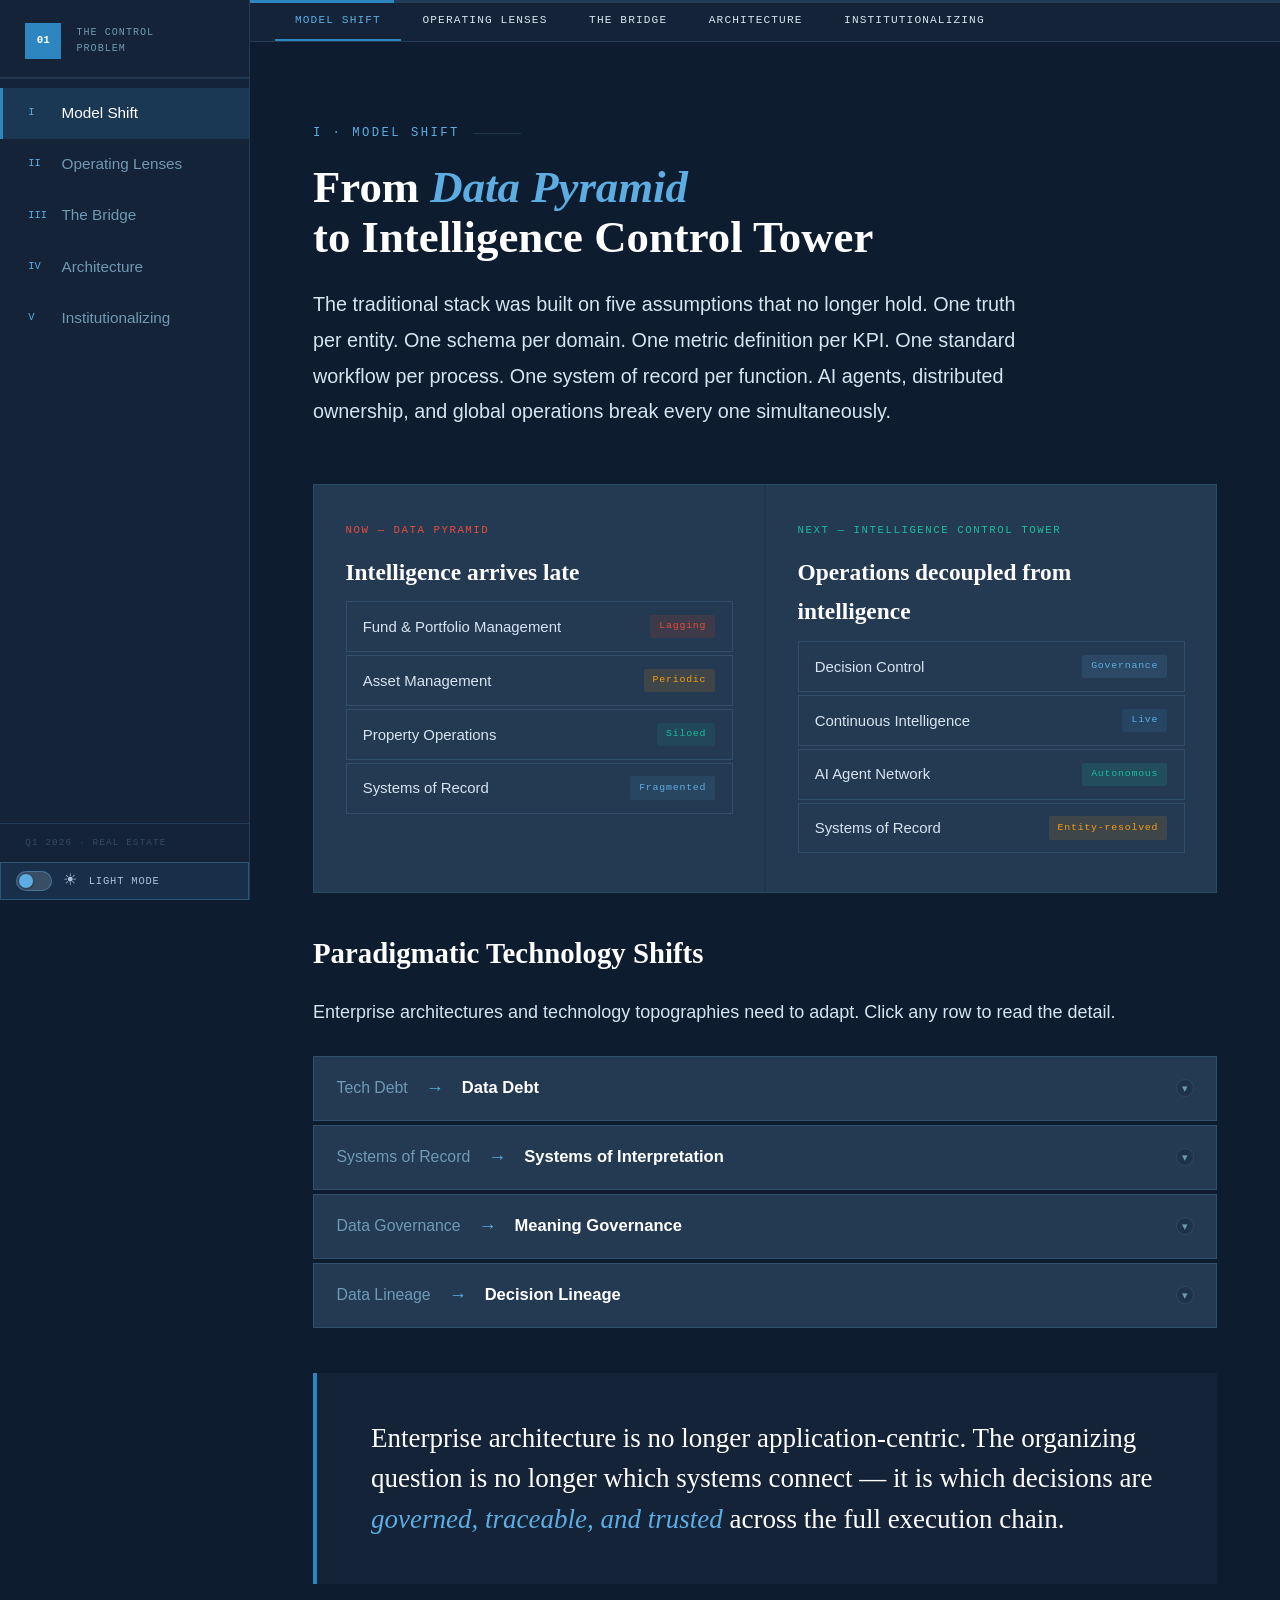
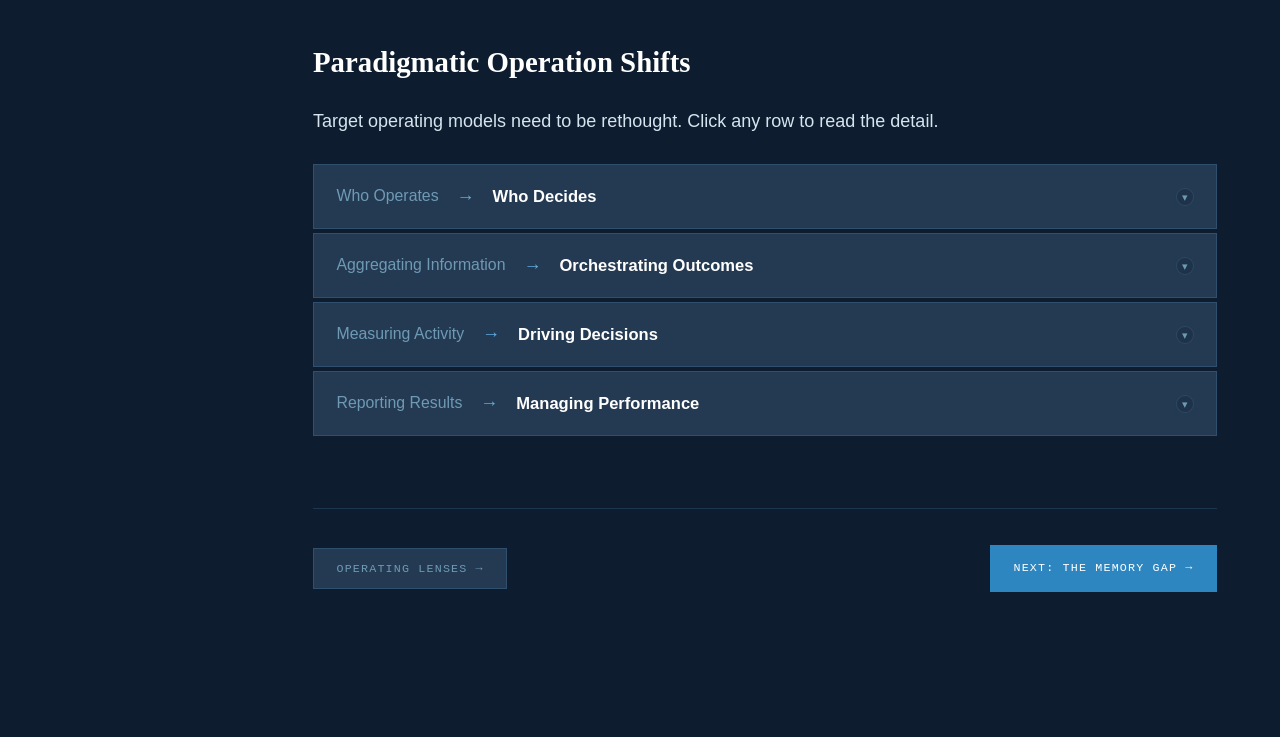
<file: piece-01.html>
<!DOCTYPE html>
<html lang="en">
<head>
<meta charset="UTF-8">
<meta name="viewport" content="width=device-width, initial-scale=1.0">
<title>01 · The Control Problem — Your Systems Are Forgetting</title>
<link href="https://fonts.googleapis.com/css2?family=Playfair+Display:ital,wght@0,400;0,700;1,400;1,700&family=Söhne:wght@300;400;500;600&family=JetBrains+Mono:wght@300;400;500&display=swap" rel="stylesheet">
<link rel="stylesheet" href="style.css">
<style>
/* Piece-01 specific: tab system */
.tab-nav-bar {
  display: flex; gap: 2px; padding: 0 1.4rem 0;
  border-bottom: 1px solid var(--bd); background: var(--bg-sidebar);
  overflow-x: auto;
}
.tab-btn {
  padding: 0.75rem 1.1rem; font-family: var(--font-mono);
  font-size: 0.62rem; letter-spacing: 0.1em; text-transform: uppercase;
  color: var(--on-dark-4); background: transparent; border: none;
  border-bottom: 2px solid transparent; cursor: pointer;
  transition: all 0.18s var(--ease); white-space: nowrap;
}
.tab-btn:hover { color: var(--on-dark-2); }
.tab-btn.active { color: var(--blue-lt); border-bottom-color: var(--blue-mid); }
.tab-section { display: none; }
.tab-section.active { display: block; }

/* Shift rows (expandable) */
.shift-row {
  border: 1px solid var(--bd); background: var(--bg-card);
  margin-bottom: 4px; overflow: hidden;
  transition: box-shadow 0.18s;
}
.shift-row:hover { box-shadow: 0 0 0 1px var(--blue-mid); }
.shift-row.open { box-shadow: 0 0 0 1px var(--blue-mid); }
.shift-header {
  display: flex; align-items: center; gap: 1rem;
  padding: 0.9rem 1.25rem; cursor: pointer; user-select: none;
}
.shift-header:hover { background: rgba(93,173,226,0.04); }
.shift-from { font-size: 0.88rem; color: var(--tx-muted); }
.shift-arrow-text { font-size: 1rem; font-weight: 700; color: var(--blue-lt); flex-shrink: 0; }
.shift-to { font-size: 0.92rem; font-weight: 600; color: var(--tx-h); flex: 1; }
.shift-chevron {
  margin-left: auto; width: 18px; height: 18px; border-radius: 50%;
  background: var(--bg-panel); border: 1px solid var(--bd);
  display: flex; align-items: center; justify-content: center;
  font-size: 0.6rem; color: var(--tx-muted); flex-shrink: 0;
  transition: transform 0.2s, background 0.15s;
}
.shift-row.open .shift-chevron { transform: rotate(180deg); background: rgba(46,134,193,0.15); color: var(--blue-lt); }
.shift-body {
  max-height: 0; overflow: hidden; padding: 0 1.25rem;
  font-size: 0.9rem; color: var(--tx-body); line-height: 1.75;
  transition: max-height 0.3s ease, padding 0.2s ease;
}
.shift-row.open .shift-body { max-height: 200px; padding: 0 1.25rem 1.25rem; border-top: 1px solid var(--bd); }

/* Comparison table */
.cmp-table { width: 100%; border-collapse: collapse; margin-bottom: 1.5rem; }
.cmp-table th {
  font-family: var(--font-mono); font-size: 0.6rem; letter-spacing: 0.12em;
  text-transform: uppercase; color: var(--blue-lt); text-align: left;
  padding: 0.7rem 1rem; border-bottom: 2px solid var(--blue-mid);
  background: var(--bg-panel);
}
.cmp-table td {
  padding: 0.8rem 1rem; font-size: 0.85rem; color: var(--tx-body);
  border-bottom: 1px solid var(--bd); vertical-align: top; line-height: 1.55;
}
.cmp-table tr:hover td { background: rgba(93,173,226,0.04); }
.cmp-table .td-dim { color: var(--tx-muted); font-size: 0.8rem; }
.cmp-table .td-h { font-weight: 600; color: var(--tx-h); }
.cmp-table .td-best { color: var(--teal-lt); font-weight: 600; }

/* Pyramid vs Tower */
.model-compare { display: grid; grid-template-columns: 1fr 1fr; gap: 2px; background: var(--bd); border: 1px solid var(--bd); margin-bottom: 2rem; }
.model-col { background: var(--bg-card); padding: 2rem 1.75rem; }
.model-col-label { font-family: var(--font-mono); font-size: 0.6rem; letter-spacing: 0.14em; text-transform: uppercase; margin-bottom: 0.75rem; display: block; }
.model-col-label.old { color: var(--signal-lt); }
.model-col-label.new { color: var(--teal-lt); }
.model-col h3 { font-family: var(--font-display); font-size: 1.3rem; color: var(--tx-h); margin-bottom: 0.5rem; font-weight: 700; }
.model-layer {
  display: flex; align-items: center; justify-content: space-between;
  padding: 0.65rem 0.9rem; margin-bottom: 3px;
  border: 1px solid var(--bd); font-size: 0.83rem;
}
.ml-name { color: var(--tx-body); font-weight: 500; }
.ml-tag { font-family: var(--font-mono); font-size: 0.55rem; letter-spacing: 0.08em; padding: 0.18rem 0.5rem; border-radius: 2px; }
.ml-lag  { background: rgba(200,69,26,0.15); color: var(--signal-lt); }
.ml-per  { background: rgba(243,156,18,0.12); color: var(--amber-lt); }
.ml-sil  { background: rgba(26,188,156,0.1); color: var(--teal-lt); }
.ml-frag { background: rgba(93,173,226,0.1); color: var(--blue-lt); }
.ml-auto { background: rgba(26,188,156,0.15); color: var(--teal-lt); }
.ml-live { background: rgba(46,134,193,0.15); color: var(--blue-lt); }
.ml-sem  { background: rgba(243,156,18,0.12); color: var(--amber-lt); }
.ml-dec  { background: rgba(93,173,226,0.12); color: var(--blue-lt); }

/* Lens columns */
.lenses { display: grid; grid-template-columns: repeat(3, 1fr); gap: 1px; background: var(--bd); border: 1px solid var(--bd); margin-bottom: 2rem; }
.lens { background: var(--bg-card); padding: 2rem 1.5rem; }
.lens-num { width: 28px; height: 28px; border-radius: 50%; display: flex; align-items: center; justify-content: center; font-family: var(--font-mono); font-size: 0.65rem; font-weight: 700; margin-bottom: 0.85rem; }
.lens-1 .lens-num { background: rgba(46,134,193,0.15); color: var(--blue-lt); }
.lens-2 .lens-num { background: rgba(26,188,156,0.12); color: var(--teal-lt); }
.lens-3 .lens-num { background: rgba(243,156,18,0.1); color: var(--amber-lt); }
.lens h3 { font-family: var(--font-display); font-size: 1rem; color: var(--tx-h); margin-bottom: 0.25rem; font-weight: 700; }
.lens-sub { font-size: 0.78rem; color: var(--tx-muted); margin-bottom: 1rem; font-style: italic; }
.lens-row { display: flex; align-items: center; justify-content: space-between; padding: 0.55rem 0.75rem; margin-bottom: 3px; background: var(--bg-panel); border: 1px solid var(--bd); }
.lens-row-name { font-size: 0.82rem; color: var(--tx-body); }
.lens-tag { font-family: var(--font-mono); font-size: 0.52rem; letter-spacing: 0.08em; padding: 0.18rem 0.5rem; font-weight: 700; color: #fff; }
.lt-int { background: var(--teal); }
.lt-3p  { background: var(--signal); }
.lt-jv  { background: var(--amber); }
.lens-connector { text-align: center; font-size: 0.75rem; color: var(--tx-muted); margin: 2px 0; }
.lens-note { margin-top: 0.85rem; padding: 0.65rem 0.85rem; font-size: 0.78rem; color: var(--tx-body); border-left: 3px solid var(--bd-strong); background: var(--bg-panel); line-height: 1.55; }

/* Institutionalizing grid */
.inst-grid { display: grid; grid-template-columns: repeat(3, 1fr); gap: 1px; background: var(--bd); border: 1px solid var(--bd); margin-bottom: 2rem; }
.inst-col { background: var(--bg-card); padding: 1.75rem 1.5rem; }
.inst-col-label { font-family: var(--font-mono); font-size: 0.6rem; letter-spacing: 0.14em; text-transform: uppercase; margin-bottom: 0.85rem; display: block; }
.inst-col-label.org  { color: var(--blue-lt); }
.inst-col-label.arch { color: var(--teal-lt); }
.inst-col-label.cult { color: var(--amber-lt); }
.inst-item { display: flex; gap: 0.6rem; margin-bottom: 0.7rem; font-size: 0.83rem; color: var(--tx-body); line-height: 1.55; }
.inst-arrow { flex-shrink: 0; font-weight: 700; }
.inst-col.org  .inst-arrow { color: var(--blue-lt); }
.inst-col.arch .inst-arrow { color: var(--teal-lt); }
.inst-col.cult .inst-arrow { color: var(--amber-lt); }
</style>
</head>
<body>

<div class="progress-bar"><div class="progress-fill" style="width:14%"></div></div>

<!-- SIDEBAR -->
<aside class="sidebar" id="sidebar">
  <div class="sidebar-logo">
    <span class="logo-mark">01</span>
    <span class="logo-text">The Control<br>Problem</span>
  </div>
  <nav class="sidebar-nav">
    <a href="#model"   class="nav-item active" onclick="setTab('model');   setActiveNav(this)"><span class="nav-num">I</span><span class="nav-label">Model Shift</span></a>
    <a href="#lenses"  class="nav-item"        onclick="setTab('lenses');  setActiveNav(this)"><span class="nav-num">II</span><span class="nav-label">Operating Lenses</span></a>
    <a href="#bridge"  class="nav-item"        onclick="setTab('bridge');  setActiveNav(this)"><span class="nav-num">III</span><span class="nav-label">The Bridge</span></a>
    <a href="#arch"    class="nav-item"        onclick="setTab('arch');    setActiveNav(this)"><span class="nav-num">IV</span><span class="nav-label">Architecture</span></a>
    <a href="#inst"    class="nav-item"        onclick="setTab('inst');    setActiveNav(this)"><span class="nav-num">V</span><span class="nav-label">Institutionalizing</span></a>
  </nav>
  <div class="sidebar-footer">
    <span class="sidebar-tag">Q1 2026 · Real Estate</span>
  </div>
  <button class="theme-toggle" id="theme-toggle" onclick="toggleTheme()" aria-pressed="false">
    <span class="theme-track"><span class="theme-thumb"></span></span>
    <span class="theme-icon">☀</span>
    <span class="theme-label">Light mode</span>
  </button>
  <div class="series-nav-section">
    <span class="series-nav-label">In This Series</span>
    <a href="series.html" class="series-home-link">↖ All Pieces</a>
    <a href="piece-01.html" class="series-nav-item current"><span class="series-nav-num">01</span><span>The Control Problem</span></a>
    <a href="index.html"   class="series-nav-item"><span class="series-nav-num">02</span><span>The Memory Gap</span></a>
    <a href="piece-03.html" class="series-nav-item"><span class="series-nav-num">03</span><span>The Agentic Org</span></a>
  </div>
</aside>

<header class="mobile-header">
  <button class="mobile-menu-btn" onclick="toggleMobileMenu()"><span></span><span></span><span></span></button>
  <span class="mobile-title">The Control Problem</span>
  <span class="mobile-page-num">01</span>
</header>

<main class="main-content">

<!-- TAB NAV -->
<div class="tab-nav-bar">
  <button class="tab-btn active" id="btn-model"  onclick="setTab('model')">Model Shift</button>
  <button class="tab-btn"        id="btn-lenses" onclick="setTab('lenses')">Operating Lenses</button>
  <button class="tab-btn"        id="btn-bridge" onclick="setTab('bridge')">The Bridge</button>
  <button class="tab-btn"        id="btn-arch"   onclick="setTab('arch')">Architecture</button>
  <button class="tab-btn"        id="btn-inst"   onclick="setTab('inst')">Institutionalizing</button>
</div>

<!-- ══ TAB I: MODEL SHIFT ══════════════════════════════════════════════ -->
<div class="tab-section active" id="tab-model">
<div class="page-inner-wide">
  <div class="eyebrow-tag">I · Model Shift</div>
  <h1 class="page-title">From <em>Data Pyramid</em><br>to Intelligence Control Tower</h1>
  <p class="page-lead">The traditional stack was built on five assumptions that no longer hold. One truth per entity. One schema per domain. One metric definition per KPI. One standard workflow per process. One system of record per function. AI agents, distributed ownership, and global operations break every one simultaneously.</p>

  <div class="model-compare">
    <div class="model-col">
      <span class="model-col-label old">Now — Data Pyramid</span>
      <h3>Intelligence arrives late</h3>
      <div class="model-layer"><span class="ml-name">Fund &amp; Portfolio Management</span><span class="ml-tag ml-lag">Lagging</span></div>
      <div class="model-layer"><span class="ml-name">Asset Management</span><span class="ml-tag ml-per">Periodic</span></div>
      <div class="model-layer"><span class="ml-name">Property Operations</span><span class="ml-tag ml-sil">Siloed</span></div>
      <div class="model-layer"><span class="ml-name">Systems of Record</span><span class="ml-tag ml-frag">Fragmented</span></div>
    </div>
    <div class="model-col">
      <span class="model-col-label new">Next — Intelligence Control Tower</span>
      <h3>Operations decoupled from intelligence</h3>
      <div class="model-layer"><span class="ml-name">Decision Control</span><span class="ml-tag ml-dec">Governance</span></div>
      <div class="model-layer"><span class="ml-name">Continuous Intelligence</span><span class="ml-tag ml-live">Live</span></div>
      <div class="model-layer"><span class="ml-name">AI Agent Network</span><span class="ml-tag ml-auto">Autonomous</span></div>
      <div class="model-layer"><span class="ml-name">Systems of Record</span><span class="ml-tag ml-sem">Entity-resolved</span></div>
    </div>
  </div>

  <h2 class="section-h2" style="margin-bottom:1rem">Paradigmatic Technology Shifts</h2>
  <p class="body-text" style="margin-bottom:1.5rem">Enterprise architectures and technology topographies need to adapt. Click any row to read the detail.</p>

  <div class="shift-row" id="sr1">
    <div class="shift-header" onclick="toggleShift('sr1')">
      <span class="shift-from">Tech Debt</span>
      <span class="shift-arrow-text">→</span>
      <span class="shift-to">Data Debt</span>
      <span class="shift-chevron">▾</span>
    </div>
    <div class="shift-body">The accumulated cost of inconsistent identifiers, unmapped entity relationships, and definitions living inside BI logic rather than governed systems. Clean pipelines carrying semantically broken data produce faster answers to the wrong questions. AI pilots built on inconsistent entities and drifting metrics become wrong at scale, fast.</div>
  </div>

  <div class="shift-row" id="sr2">
    <div class="shift-header" onclick="toggleShift('sr2')">
      <span class="shift-from">Systems of Record</span>
      <span class="shift-arrow-text">→</span>
      <span class="shift-to">Systems of Interpretation</span>
      <span class="shift-chevron">▾</span>
    </div>
    <div class="shift-body">ERP, CRM, and data warehouses record what happened — not why, not under which definition, not with whose authority. As agents begin acting on data rather than humans interpreting it, a new class of system is required: a semantic mediation layer that maintains contextual truth and makes it revisable without losing the trace of what was believed and when. The question shifts from "Is the data correct?" to "Does it represent the intended meaning?"</div>
  </div>

  <div class="shift-row" id="sr3">
    <div class="shift-header" onclick="toggleShift('sr3')">
      <span class="shift-from">Data Governance</span>
      <span class="shift-arrow-text">→</span>
      <span class="shift-to">Meaning Governance</span>
      <span class="shift-chevron">▾</span>
    </div>
    <div class="shift-body">Traditional governance checked format, completeness, and access. It could not answer whether the data meant what anyone assumed it meant. Meaning governance shifts the question: is the interpretation consistent across decisions? Semantic drift — when definitions shift across counterparties, periods, or regions — is treated as a first-class risk, not a data quality footnote.</div>
  </div>

  <div class="shift-row" id="sr4">
    <div class="shift-header" onclick="toggleShift('sr4')">
      <span class="shift-from">Data Lineage</span>
      <span class="shift-arrow-text">→</span>
      <span class="shift-to">Decision Lineage</span>
      <span class="shift-chevron">▾</span>
    </div>
    <div class="shift-body">Technical lineage tells you where a number came from. Decision lineage makes the full chain queryable: what changed, when, and which version of a definition was active at the moment a capital decision was taken. This is the minimum infrastructure required for AI accountability — and the precondition for institutional memory that compounds across cycles, people, and reorganizations.</div>
  </div>

  <div class="dark-banner" style="margin-top:2.5rem">
    <p>Enterprise architecture is no longer application-centric. The organizing question is no longer which systems connect — it is which decisions are <em>governed, traceable, and trusted</em> across the full execution chain.</p>
  </div>

  <h2 class="section-h2" style="margin:2.5rem 0 1rem">Paradigmatic Operation Shifts</h2>
  <p class="body-text" style="margin-bottom:1.5rem">Target operating models need to be rethought. Click any row to read the detail.</p>

  <div class="shift-row" id="sr5">
    <div class="shift-header" onclick="toggleShift('sr5')">
      <span class="shift-from">Who Operates</span>
      <span class="shift-arrow-text">→</span>
      <span class="shift-to">Who Decides</span>
      <span class="shift-chevron">▾</span>
    </div>
    <div class="shift-body">With agents able to execute at scale, the question shifts from who performs each function to who holds decision rights. You can outsource, automate, or delegate execution. You cannot outsource accountability, risk thresholds, or the authority to make capital decisions. The operating model draws the line; the intelligence layer must enforce it.</div>
  </div>

  <div class="shift-row" id="sr6">
    <div class="shift-header" onclick="toggleShift('sr6')">
      <span class="shift-from">Aggregating Information</span>
      <span class="shift-arrow-text">→</span>
      <span class="shift-to">Orchestrating Outcomes</span>
      <span class="shift-chevron">▾</span>
    </div>
    <div class="shift-body">The old model was consolidation: pull everything into a warehouse, then report. The new challenge is coordination. Agents at property, asset, and fund level all need to work from compatible context — not fragmented signal from systems that were never reconciled. Intelligence is not produced at the top; it is synthesized across the network.</div>
  </div>

  <div class="shift-row" id="sr7">
    <div class="shift-header" onclick="toggleShift('sr7')">
      <span class="shift-from">Measuring Activity</span>
      <span class="shift-arrow-text">→</span>
      <span class="shift-to">Driving Decisions</span>
      <span class="shift-chevron">▾</span>
    </div>
    <div class="shift-body">Most operational reporting tells leadership what already happened. The advantage goes to whoever acts earliest on what is about to happen. That means humans supervising systems rather than individual steps — and those systems drawing on governed, traceable data whose definitions are consistent across every counterparty and period.</div>
  </div>

  <div class="shift-row" id="sr8">
    <div class="shift-header" onclick="toggleShift('sr8')">
      <span class="shift-from">Reporting Results</span>
      <span class="shift-arrow-text">→</span>
      <span class="shift-to">Managing Performance</span>
      <span class="shift-chevron">▾</span>
    </div>
    <div class="shift-body">Reporting records what was. Performance management actively governs what comes next: capital reallocation, lease strategy, capex sequencing. The difference between an organization that learns and one that merely repeats is whether it can recall which interpretation drove which outcome — and whether that record survives the next leadership change.</div>
  </div>

  <div class="page-nav-footer">
    <button class="page-nav-btn" onclick="setTab('lenses')">Operating Lenses →</button>
    <a href="index.html" class="page-nav-btn next">Next: The Memory Gap →</a>
  </div>
</div>
</div>

<!-- ══ TAB II: OPERATING LENSES ════════════════════════════════════════ -->
<div class="tab-section" id="tab-lenses">
<div class="page-inner-wide">
  <div class="eyebrow-tag">II · Operating Lenses</div>
  <h1 class="page-title">Why the operating model<br>determines the <em>intelligence stack</em></h1>
  <p class="page-lead">The more distributed the operating model, the more critical the intelligence architecture becomes. The intelligence stack required depends on where operational control sits. Every handoff in the chain is a potential drift event — a moment where data crosses an organizational boundary without its meaning traveling with it.</p>

  <div class="lenses">
    <div class="lens lens-1">
      <div class="lens-num">01</div>
      <h3>Owner-Operator</h3>
      <div class="lens-sub">All operations performed internally, from property to fund</div>
      <div class="lens-row"><span class="lens-row-name">Fund / Portfolio Management</span><span class="lens-tag lt-int">Internal</span></div>
      <div class="lens-connector">↑</div>
      <div class="lens-row"><span class="lens-row-name">Asset Management</span><span class="lens-tag lt-int">Internal</span></div>
      <div class="lens-connector">↑</div>
      <div class="lens-row"><span class="lens-row-name">Property Operations</span><span class="lens-tag lt-int">Internal</span></div>
      <div class="lens-connector">↑</div>
      <div class="lens-row"><span class="lens-row-name">Transaction Data</span><span class="lens-tag lt-int">Staff</span></div>
      <div class="lens-note">Single data owner across all layers. Full control of provenance chain. Lowest third-party integration complexity. The Knowledge Graph spans internally owned entities end-to-end.</div>
    </div>

    <div class="lens lens-2">
      <div class="lens-num">02</div>
      <h3>Investment Manager · Outsourced Property Ops</h3>
      <div class="lens-sub">Property operations outsourced; asset &amp; fund management internal</div>
      <div class="lens-row"><span class="lens-row-name">Fund / Portfolio Management</span><span class="lens-tag lt-int">Internal</span></div>
      <div class="lens-connector">↑</div>
      <div class="lens-row"><span class="lens-row-name">Asset Management</span><span class="lens-tag lt-int">Internal</span></div>
      <div class="lens-connector">↑</div>
      <div class="lens-row"><span class="lens-row-name">Property Operations</span><span class="lens-tag lt-3p">3rd Party</span></div>
      <div class="lens-connector">↑</div>
      <div class="lens-row"><span class="lens-row-name">Transaction Data</span><span class="lens-tag lt-3p">Prop Mgr</span></div>
      <div class="lens-note">Third-party data must be ingested and reconciled. Definition drift is the primary risk: the property manager's "occupancy" may not match the fund's "occupancy" — and neither system flags the divergence.</div>
    </div>

    <div class="lens lens-3">
      <div class="lens-num">03</div>
      <h3>Outsourced Asset Management</h3>
      <div class="lens-sub">Property and asset management outsourced; fund management internal</div>
      <div class="lens-row"><span class="lens-row-name">Fund / Portfolio Management</span><span class="lens-tag lt-int">Internal</span></div>
      <div class="lens-connector">↑</div>
      <div class="lens-row"><span class="lens-row-name">Asset Management</span><span class="lens-tag lt-jv">JV / 3rd Party</span></div>
      <div class="lens-connector">↑</div>
      <div class="lens-row"><span class="lens-row-name">Property Operations</span><span class="lens-tag lt-3p">3rd Party</span></div>
      <div class="lens-connector">↑</div>
      <div class="lens-row"><span class="lens-row-name">Transaction Data</span><span class="lens-tag lt-3p">Prop Mgr</span></div>
      <div class="lens-note">Provenance and entity resolution critical across two handoffs. The investor loses not just data custody at the asset management boundary — they lose context. Every definitional divergence across both handoffs compounds invisibly.</div>
    </div>
  </div>

  <div class="dark-banner">
    <p>The hard part is not moving data. It is preserving what the data <em>means</em> at every third-party handoff. Yardi, Argus, and VTS record what happened — but not under which definition or whose authority.</p>
  </div>

  <div class="inline-note blue" style="margin-top:2rem">
    <strong>The Context Graph Solution</strong>
    A context graph makes past decisions searchable across organizational lines. At every handoff, data carries provenance tags: source, as-of date, definition used, authority. Entity resolution unifies the same asset across Yardi, Argus, and the JV partner's system. Plural ontologies let the partner's definitions sit alongside yours — instead of silently colliding.
  </div>

  <div class="page-nav-footer">
    <button class="page-nav-btn" onclick="setTab('model')">← Model Shift</button>
    <button class="page-nav-btn next" onclick="setTab('bridge')">The Bridge →</button>
  </div>
</div>
</div>

<!-- ══ TAB III: THE BRIDGE ══════════════════════════════════════════════ -->
<div class="tab-section" id="tab-bridge">
<div class="page-inner-wide">
  <div class="eyebrow-tag">III · The Bridge</div>
  <h1 class="page-title">What has to <em>change</em><br>and in what order</h1>
  <p class="page-lead">The transition from data pyramid to intelligence control tower is not a technology procurement decision. It is a sequenced organizational and architectural shift — four paradigmatic moves that must happen in the right order, because each one is the precondition for the next.</p>

  <table class="cmp-table" style="margin-bottom:2rem">
    <thead>
      <tr><th>Shift</th><th>Legacy Failure Mode</th><th>Modern Stack Advantage</th></tr>
    </thead>
    <tbody>
      <tr>
        <td class="td-h">Entity Resolution</td>
        <td class="td-dim">IDs do not align across managers, funds, servicers, and external datasets; matching is periodic and highly manual</td>
        <td class="td-best">Probabilistic, time-aware entity resolution across sources, with traceable history and lineage</td>
      </tr>
      <tr>
        <td class="td-h">Canonical Schema</td>
        <td class="td-dim">Standards are imposed or application-specific; every team rebuilds "truth" independently</td>
        <td class="td-best">Governed canonical layer anchored on entities and relationships that can evolve safely</td>
      </tr>
      <tr>
        <td class="td-h">Meaning Governance</td>
        <td class="td-dim">Governance checks format and completeness; definitions live in BI logic and spreadsheets</td>
        <td class="td-best">Explicit, versioned definitions and contexts enforced across all uses, not invented at query time</td>
      </tr>
      <tr>
        <td class="td-h">Observability</td>
        <td class="td-dim">Monitoring focused on row counts and fill rates; semantic failures occur invisibly in mapping and reconciliation</td>
        <td class="td-best">Detect mapping drift, reconciliation anomalies, and definition drift as pipelines run — not months later</td>
      </tr>
      <tr>
        <td class="td-h">Decision Lineage</td>
        <td class="td-dim">Technical lineage exists, but "why did it change?" remains manual across tools and teams</td>
        <td class="td-best">Queryable meaning lineage: what changed, when, which version was active, who held authority</td>
      </tr>
      <tr>
        <td class="td-h">AI Readiness</td>
        <td class="td-dim">AI pilots built on inconsistent entities and drifting metrics become wrong at scale</td>
        <td class="td-best">Agent-grade foundation: governed entities, time-aware reasoning, traceable meaning</td>
      </tr>
    </tbody>
  </table>

  <div class="dark-banner">
    <p>The organisations that will lead are not those that deploy the most AI. They are those that build the institutional infrastructure to <em>govern meaning, trace decisions, and adapt definitions</em> as their operating models evolve.</p>
  </div>

  <div class="page-nav-footer">
    <button class="page-nav-btn" onclick="setTab('lenses')">← Operating Lenses</button>
    <button class="page-nav-btn next" onclick="setTab('arch')">Architecture →</button>
  </div>
</div>
</div>

<!-- ══ TAB IV: ARCHITECTURE ═════════════════════════════════════════════ -->
<div class="tab-section" id="tab-arch">
<div class="page-inner-wide">
  <div class="eyebrow-tag">IV · Architecture</div>
  <h1 class="page-title">How the stacks<br><em>compare</em></h1>
  <p class="page-lead">The architecture comparison is not a product selection exercise. It is a capabilities map — showing which approaches can support the demands of an agentic operating model and which cannot. The substrate shapes the intelligence.</p>

  <table class="cmp-table">
    <thead>
      <tr>
        <th>Dimension</th>
        <th>Legacy DW + MDM</th>
        <th>Horizontal KG</th>
        <th>Vertical PropTech SaaS</th>
        <th style="color:var(--teal-lt)">Intelligence Control Tower</th>
      </tr>
    </thead>
    <tbody>
      <tr><td class="td-h">Core abstraction</td><td>Tables · Golden records</td><td>Generic nodes/edges</td><td>Application objects</td><td class="td-best">Resolved entities</td></tr>
      <tr><td class="td-h">Entity resolution</td><td>Deterministic keys</td><td>Partial, manual</td><td>Implicit</td><td class="td-best">Probabilistic, time-aware</td></tr>
      <tr><td class="td-h">Ontology model</td><td>Fixed schema · Single</td><td>Generic ontology</td><td>Hard-coded</td><td class="td-best">Plural ontologies · Governed</td></tr>
      <tr><td class="td-h">Temporal reasoning</td><td>Weak</td><td>Medium</td><td>Low</td><td class="td-best">Native</td></tr>
      <tr><td class="td-h">Semantic lineage</td><td>Minimal</td><td>Partial</td><td>Opaque</td><td class="td-best">Explicit</td></tr>
      <tr><td class="td-h">AI readiness</td><td>Low</td><td>Medium</td><td>Narrow</td><td class="td-best">Agent-grade</td></tr>
      <tr><td class="td-h">Governance maturity</td><td>Data-centric</td><td>Developer-centric</td><td>App-centric</td><td class="td-best">Semantic-centric</td></tr>
    </tbody>
  </table>

  <h2 class="section-h2" style="margin-bottom:1rem">Data Operating Model Evolution</h2>

  <table class="cmp-table">
    <thead><tr><th>Now · Data Pyramid</th><th>Next · Intelligence Control Tower</th></tr></thead>
    <tbody>
      <tr><td>Quarterly reports delivered after decisions are made</td><td class="td-best">Continuous intelligence surface — always current</td></tr>
      <tr><td>Intelligence sits at the top of the stack, arriving last</td><td class="td-best">Intelligence sits between operations and executives</td></tr>
      <tr><td>Regional systems siloed with manual reconciliation</td><td class="td-best">Connected execution band with entity resolution at source</td></tr>
      <tr><td>AI is hidden tooling bolted onto existing pipelines</td><td class="td-best">AI agents are active participants with traceable actions</td></tr>
      <tr><td>Data governance: format, completeness, and ownership</td><td class="td-best">Meaning governance: versioned definitions enforced at query time</td></tr>
      <tr><td>Centralised control requires centralised execution</td><td class="td-best">Decision rights enforced at top; execution distributed</td></tr>
    </tbody>
  </table>

  <div class="page-nav-footer">
    <button class="page-nav-btn" onclick="setTab('bridge')">← The Bridge</button>
    <button class="page-nav-btn next" onclick="setTab('inst')">Institutionalizing →</button>
  </div>
</div>
</div>

<!-- ══ TAB V: INSTITUTIONALIZING ════════════════════════════════════════ -->
<div class="tab-section" id="tab-inst">
<div class="page-inner-wide">
  <div class="eyebrow-tag">V · Institutionalizing</div>
  <h1 class="page-title">Deploying more AI is not<br>the <em>differentiator</em></h1>
  <p class="page-lead">What matters is the institutional plumbing underneath: governed definitions, decision traceability, and the ability to adapt as the operating model shifts. The moves required are organizational and cultural as much as they are architectural.</p>

  <div class="dark-banner">
    <p>The accumulated record of which interpretations drove which outcomes. Persists through reorganisations, market cycles, and leadership transitions. Without it, the organisation keeps re-learning the same lessons. <em>This is the real moat.</em></p>
  </div>

  <div class="inst-grid" style="margin-top:2rem">
    <div class="inst-col org">
      <span class="inst-col-label org">Organisational Moves</span>
      <div class="inst-item"><span class="inst-arrow">→</span><span>Establish semantic governance councils — not just data governance committees</span></div>
      <div class="inst-item"><span class="inst-arrow">→</span><span>Fund ontology engineering as a core enterprise capability</span></div>
      <div class="inst-item"><span class="inst-arrow">→</span><span>When an AI agent gets it wrong, ask whether the definitions were broken before blaming the model</span></div>
      <div class="inst-item"><span class="inst-arrow">→</span><span>Appoint owners for definition drift across counterparties and periods</span></div>
    </div>
    <div class="inst-col arch">
      <span class="inst-col-label arch">Architectural Moves</span>
      <div class="inst-item"><span class="inst-arrow">→</span><span>Layer knowledge graphs across Yardi, Argus, VTS as the semantic backbone</span></div>
      <div class="inst-item"><span class="inst-arrow">→</span><span>Decouple storage from meaning; enforce governed definitions at query time</span></div>
      <div class="inst-item"><span class="inst-arrow">→</span><span>Let multiple valid definitions coexist with clear scope and provenance tags</span></div>
      <div class="inst-item"><span class="inst-arrow">→</span><span>Build agent governance alongside meaning governance from day one</span></div>
    </div>
    <div class="inst-col cult">
      <span class="inst-col-label cult">Cultural Moves</span>
      <div class="inst-item"><span class="inst-arrow">→</span><span>Accept that definitional ambiguity is a feature of distributed operations — not a defect</span></div>
      <div class="inst-item"><span class="inst-arrow">→</span><span>Reward interpretation quality and decision traceability alongside data accuracy</span></div>
      <div class="inst-item"><span class="inst-arrow">→</span><span>Move past "single source of truth" toward traceable sources of meaning</span></div>
      <div class="inst-item"><span class="inst-arrow">→</span><span>Measure corporate memory: can you look up which definition drove which outcome?</span></div>
    </div>
  </div>

  <div class="page-nav-footer">
    <button class="page-nav-btn" onclick="setTab('arch')">← Architecture</button>
    <a href="index.html" class="page-nav-btn next">Next: The Memory Gap →</a>
  </div>
</div>
</div>

</main><!-- main-content -->

<script src="nav.js"></script>
<script>
function setTab(id) {
  document.querySelectorAll('.tab-section').forEach(s => s.classList.remove('active'));
  document.querySelectorAll('.tab-btn').forEach(b => b.classList.remove('active'));
  const s = document.getElementById('tab-' + id);
  const b = document.getElementById('btn-' + id);
  if (s) { s.classList.add('active'); window.scrollTo({ top: 0, behavior: 'smooth' }); }
  if (b) b.classList.add('active');
}
function setActiveNav(el) {
  document.querySelectorAll('.nav-item').forEach(n => n.classList.remove('active'));
  el.classList.add('active');
}
function toggleShift(id) {
  const row = document.getElementById(id);
  const wasOpen = row.classList.contains('open');
  document.querySelectorAll('.shift-row.open').forEach(r => r.classList.remove('open'));
  if (!wasOpen) row.classList.add('open');
}
</script>
</body>
</html>
</file>
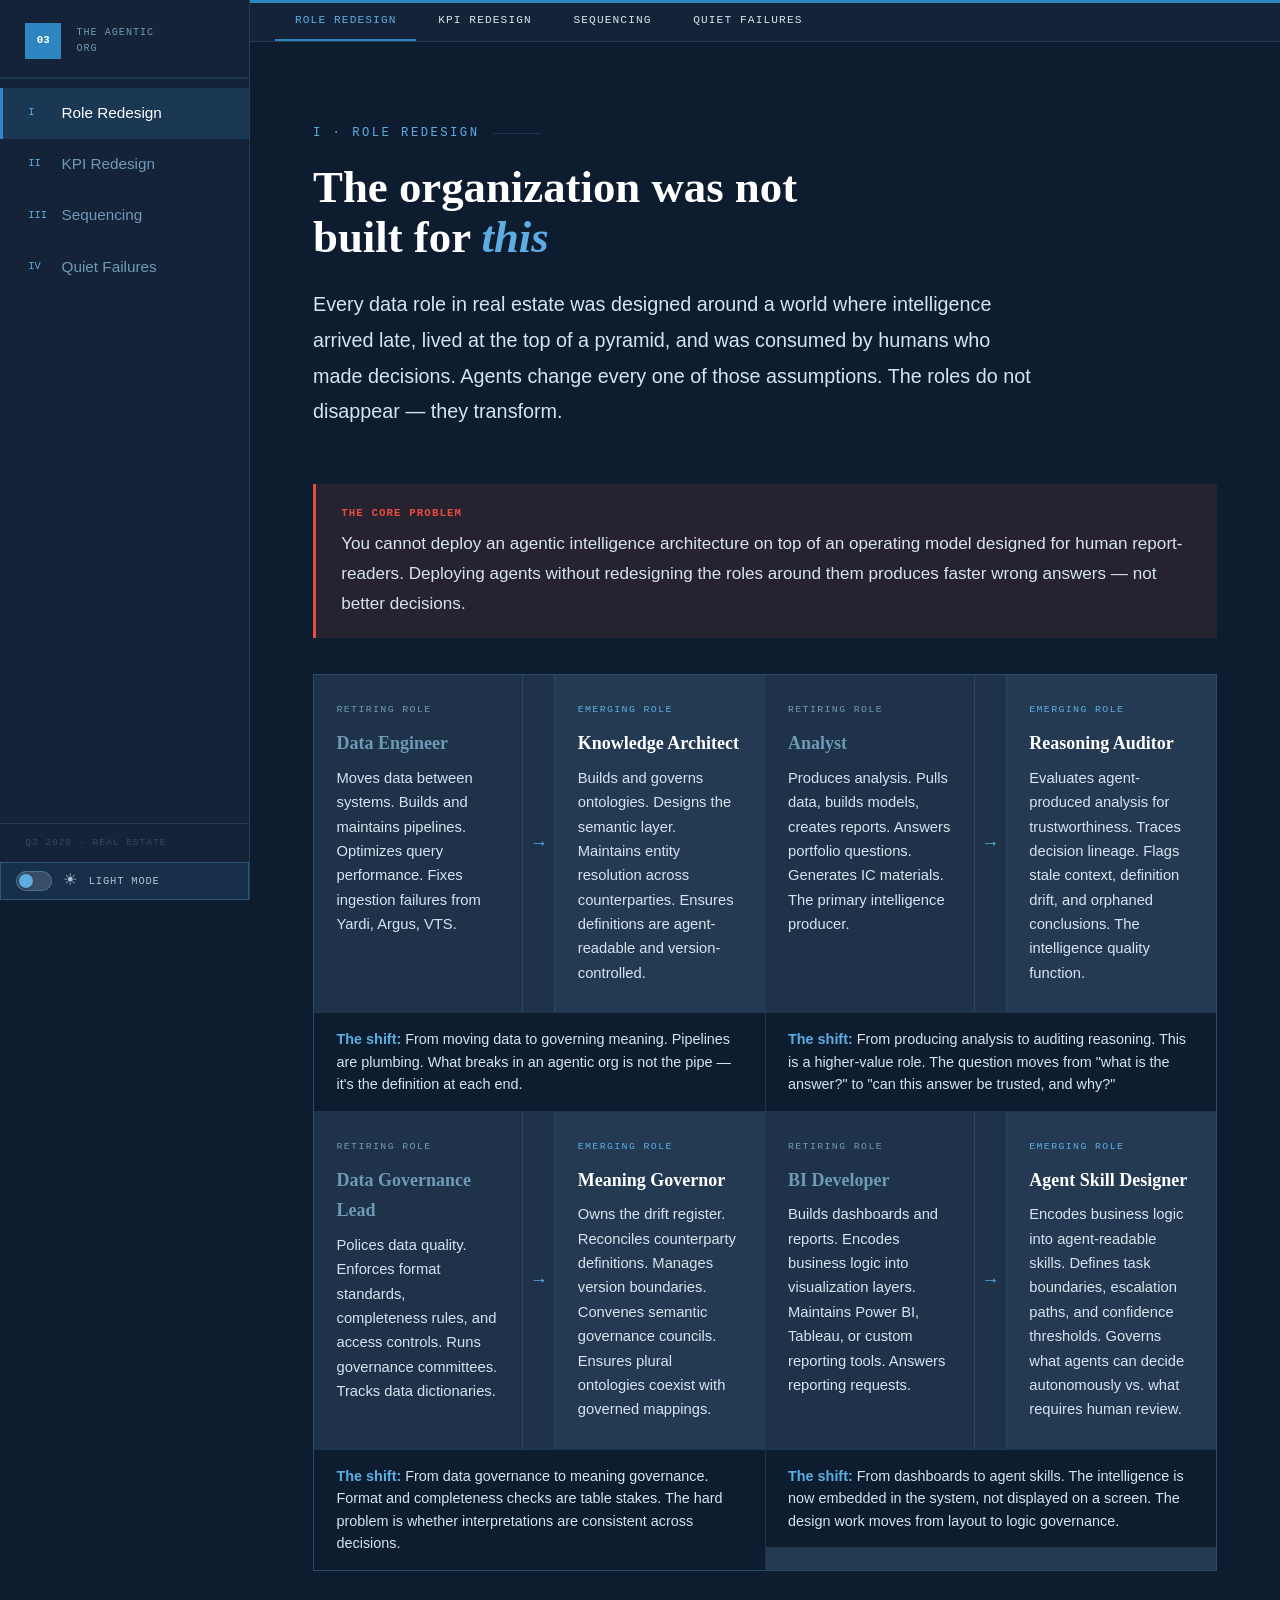
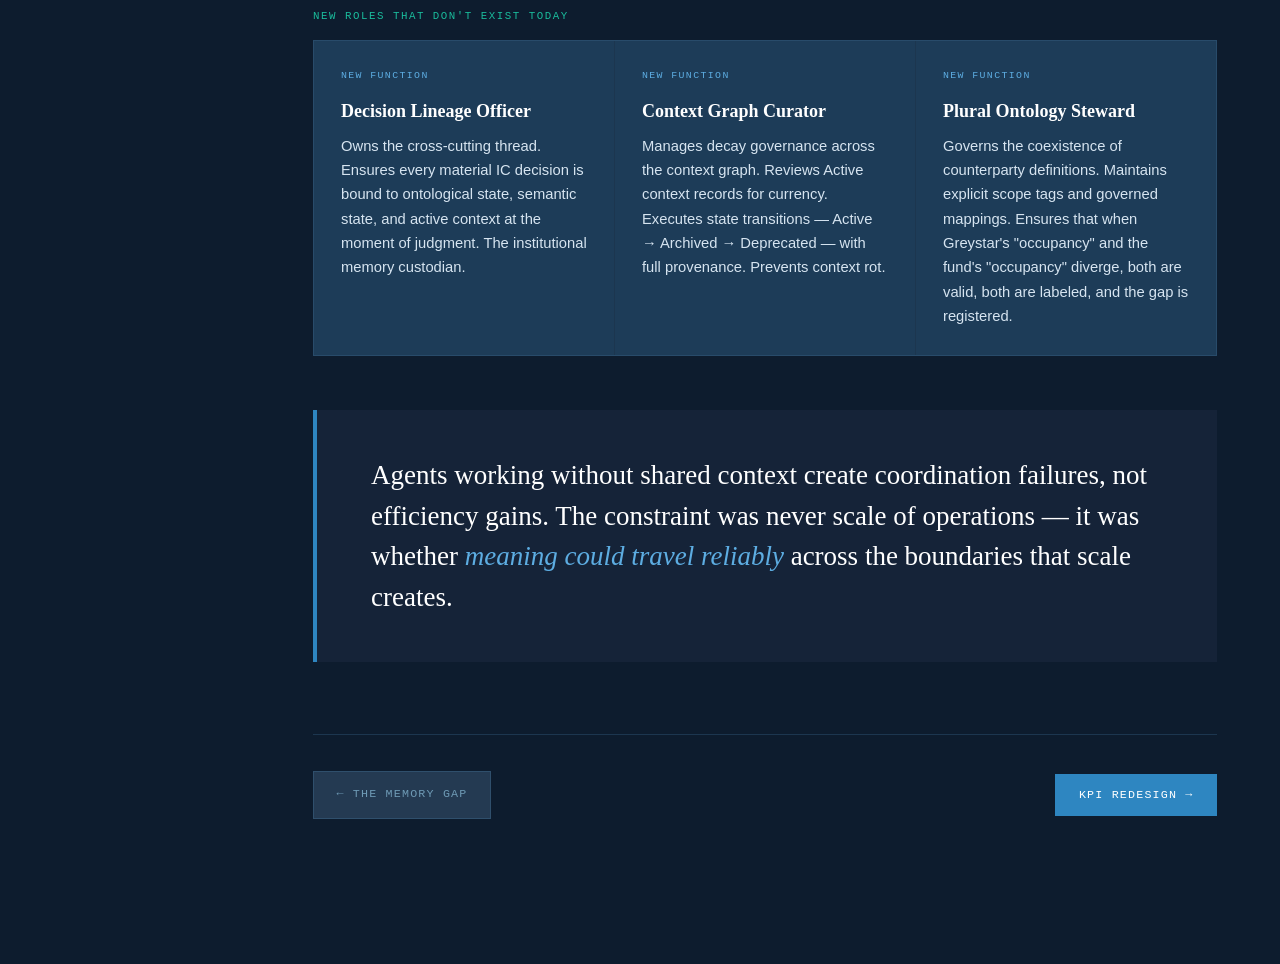
<file: piece-03.html>
<!DOCTYPE html>
<html lang="en">
<head>
<meta charset="UTF-8">
<meta name="viewport" content="width=device-width, initial-scale=1.0">
<title>03 · The Agentic Org — Your Systems Are Forgetting</title>
<link href="https://fonts.googleapis.com/css2?family=Playfair+Display:ital,wght@0,400;0,700;1,400;1,700&family=Söhne:wght@300;400;500;600&family=JetBrains+Mono:wght@300;400;500&display=swap" rel="stylesheet">
<link rel="stylesheet" href="style.css">
<style>
/* Tab nav */
.tab-nav-bar {
  display: flex; gap: 2px; padding: 0 1.4rem;
  border-bottom: 1px solid var(--bd); background: var(--bg-sidebar);
  overflow-x: auto;
}
.tab-btn {
  padding: 0.75rem 1.1rem; font-family: var(--font-mono);
  font-size: 0.62rem; letter-spacing: 0.1em; text-transform: uppercase;
  color: var(--on-dark-4); background: transparent; border: none;
  border-bottom: 2px solid transparent; cursor: pointer;
  transition: all 0.18s var(--ease); white-space: nowrap;
}
.tab-btn:hover { color: var(--on-dark-2); }
.tab-btn.active { color: var(--blue-lt); border-bottom-color: var(--blue-mid); }
.tab-section { display: none; }
.tab-section.active { display: block; }

/* Role cards */
.role-grid { display: grid; grid-template-columns: 1fr 1fr; gap: 1px; background: var(--bd); border: 1px solid var(--bd); margin-bottom: 2rem; }
.role-card { background: var(--bg-card); overflow: hidden; }
.role-card-top { display: grid; grid-template-columns: 1fr 32px 1fr; }
.role-old { padding: 1.5rem 1.25rem; background: var(--bg-panel); border-right: 1px solid var(--bd); }
.role-arrow-col { display: flex; align-items: center; justify-content: center; font-size: 1rem; font-weight: 700; color: var(--blue-lt); background: var(--bg-panel); border-right: 1px solid var(--bd); }
.role-new { padding: 1.5rem 1.25rem; }
.role-label { font-family: var(--font-mono); font-size: 0.55rem; letter-spacing: 0.14em; text-transform: uppercase; margin-bottom: 0.5rem; display: block; }
.role-label.old { color: var(--tx-muted); } .role-label.new { color: var(--blue-lt); }
.role-title { font-family: var(--font-display); font-size: 1rem; color: var(--tx-h); margin-bottom: 0.4rem; font-weight: 700; }
.role-title.dim { color: var(--tx-muted); }
.role-desc { font-size: 0.82rem; color: var(--tx-body); line-height: 1.65; }
.role-card-bottom { padding: 0.85rem 1.25rem; border-top: 1px solid var(--bd); background: var(--bg-inset); font-size: 0.8rem; color: var(--tx-body); line-height: 1.55; }
.role-card-bottom strong { color: var(--blue-lt); font-weight: 600; }

.new-roles { display: grid; grid-template-columns: repeat(3, 1fr); gap: 1px; background: var(--bd); border: 1px solid var(--bd); margin-bottom: 2rem; }
.new-role { background: rgba(46,134,193,0.08); border-left: none; padding: 1.5rem; }
.new-role-tag { font-family: var(--font-mono); font-size: 0.55rem; letter-spacing: 0.14em; text-transform: uppercase; color: var(--blue-lt); margin-bottom: 0.6rem; display: block; }
.new-role h4 { font-family: var(--font-display); font-size: 1rem; color: var(--tx-h); margin-bottom: 0.4rem; font-weight: 700; }
.new-role p { font-size: 0.82rem; color: var(--tx-body); line-height: 1.65; }

/* KPI compare */
.kpi-compare { display: grid; grid-template-columns: 1fr 1fr; gap: 1px; background: var(--bd); border: 1px solid var(--bd); margin-bottom: 2rem; }
.kpi-col { background: var(--bg-card); }
.kpi-col-header { padding: 1.25rem 1.5rem; background: var(--bg-panel); border-bottom: 1px solid var(--bd); }
.kpi-col-label { font-family: var(--font-mono); font-size: 0.58rem; letter-spacing: 0.14em; text-transform: uppercase; margin-bottom: 0.35rem; display: block; }
.kpi-col-label.old { color: var(--tx-muted); } .kpi-col-label.new { color: var(--blue-lt); }
.kpi-col-title { font-family: var(--font-display); font-size: 1.1rem; color: var(--tx-h); font-weight: 700; margin-bottom: 0.2rem; }
.kpi-col-sub { font-size: 0.78rem; color: var(--tx-muted); font-style: italic; }
.kpi-list { padding: 1rem 1.25rem; display: flex; flex-direction: column; gap: 6px; }
.kpi-item { display: flex; align-items: flex-start; gap: 0.85rem; padding: 0.85rem 1rem; background: var(--bg-panel); border: 1px solid var(--bd); transition: background 0.15s; }
.kpi-item:hover { background: var(--bg-alt); }
.kpi-item.retiring { opacity: 0.5; }
.kpi-icon { width: 28px; height: 28px; border-radius: 4px; display: flex; align-items: center; justify-content: center; font-size: 0.9rem; flex-shrink: 0; }
.kpi-body { flex: 1; }
.kpi-name { font-size: 0.88rem; font-weight: 600; color: var(--tx-h); margin-bottom: 0.2rem; }
.kpi-desc { font-size: 0.78rem; color: var(--tx-muted); line-height: 1.5; }
.kpi-tag { font-family: var(--font-mono); font-size: 0.5rem; letter-spacing: 0.08em; text-transform: uppercase; padding: 0.18rem 0.5rem; border-radius: 2px; margin-left: auto; flex-shrink: 0; align-self: flex-start; }
.tag-retiring { background: var(--signal-bg); color: var(--signal-lt); border: 1px solid var(--signal); }
.tag-new { background: rgba(46,134,193,0.15); color: var(--blue-lt); border: 1px solid var(--blue-mid); }
.tag-teal { background: var(--teal-bg); color: var(--teal-lt); border: 1px solid var(--teal); }
.tag-amber { background: var(--amber-bg); color: var(--amber-lt); border: 1px solid var(--amber); }
.tag-green { background: rgba(26,188,156,0.1); color: var(--teal-lt); border: 1px solid var(--teal); }

/* Phase cards */
.phase-card { border: 1px solid var(--bd); background: var(--bg-card); margin-bottom: 6px; overflow: hidden; }
.phase-header { display: grid; grid-template-columns: 80px 1fr 200px 28px; align-items: stretch; cursor: pointer; user-select: none; }
.phase-header:hover .phase-title-area { background: rgba(93,173,226,0.04); }
.phase-num-col { padding: 1.5rem 1.25rem; background: var(--bg-panel); border-right: 1px solid var(--bd); display: flex; flex-direction: column; align-items: center; justify-content: center; gap: 0.35rem; }
.phase-num { font-family: var(--font-display); font-size: 2rem; font-weight: 700; line-height: 1; }
.ph1 { color: var(--blue-lt); } .ph2 { color: var(--blue-mid); } .ph3 { color: var(--teal-lt); }
.phase-lbl { font-family: var(--font-mono); font-size: 0.52rem; letter-spacing: 0.1em; text-transform: uppercase; color: var(--tx-muted); }
.phase-title-area { padding: 1.5rem 1.75rem; border-right: 1px solid var(--bd); }
.phase-title { font-family: var(--font-display); font-size: 1.1rem; font-weight: 700; color: var(--tx-h); margin-bottom: 0.3rem; }
.phase-sub { font-size: 0.82rem; color: var(--tx-muted); font-style: italic; }
.phase-signal { padding: 1.5rem 1.25rem; background: var(--bg-panel); border-right: 1px solid var(--bd); display: flex; flex-direction: column; justify-content: center; gap: 0.3rem; }
.phase-signal-lbl { font-family: var(--font-mono); font-size: 0.52rem; letter-spacing: 0.12em; text-transform: uppercase; color: var(--tx-muted); }
.phase-signal-text { font-size: 0.78rem; color: var(--tx-body); line-height: 1.5; font-style: italic; }
.phase-toggle { display: flex; align-items: center; justify-content: center; font-size: 0.65rem; color: var(--tx-muted); padding: 0 10px; transition: transform 0.2s; }
.phase-card.open .phase-toggle { transform: rotate(180deg); color: var(--blue-lt); }
.phase-body { max-height: 0; overflow: hidden; padding: 0 1.75rem; transition: max-height 0.35s ease, padding 0.2s ease; }
.phase-card.open .phase-body { max-height: 600px; padding: 0 1.75rem 1.75rem; border-top: 1px solid var(--bd); }
.phase-cols { display: grid; grid-template-columns: repeat(3, 1fr); gap: 1.5rem; padding-top: 1.5rem; }
.phase-col-head { font-family: var(--font-mono); font-size: 0.58rem; letter-spacing: 0.14em; text-transform: uppercase; margin-bottom: 0.85rem; display: block; }
.ph-focus { color: var(--blue-lt); } .ph-people { color: var(--amber-lt); } .ph-test { color: var(--teal-lt); }
.phase-item { font-size: 0.83rem; color: var(--tx-body); line-height: 1.65; display: flex; gap: 0.6rem; margin-bottom: 0.6rem; }
.phase-dot { flex-shrink: 0; font-weight: 700; }
.phase-dot.focus { color: var(--blue-lt); } .phase-dot.people { color: var(--amber-lt); } .phase-dot.test { color: var(--teal-lt); }

/* Failure cards */
.failure-grid { display: grid; grid-template-columns: 1fr 1fr; gap: 1px; background: var(--bd); border: 1px solid var(--bd); margin-bottom: 2rem; }
.failure-card { background: var(--bg-card); overflow: hidden; transition: box-shadow 0.15s; }
.failure-card:hover { box-shadow: 0 0 0 1px var(--signal-lt); }
.failure-card-top { display: grid; grid-template-columns: 52px 1fr; }
.failure-num-col { padding: 1.5rem 0.75rem; display: flex; align-items: flex-start; justify-content: center; background: var(--bg-panel); border-right: 1px solid var(--bd); }
.failure-num { font-family: var(--font-display); font-size: 1.5rem; font-weight: 700; color: var(--signal-lt); line-height: 1; }
.failure-body { padding: 1.5rem 1.25rem; }
.failure-name { font-family: var(--font-display); font-size: 1rem; font-weight: 700; color: var(--tx-h); margin-bottom: 0.5rem; }
.failure-desc { font-size: 0.83rem; color: var(--tx-body); line-height: 1.7; }
.failure-footer { padding: 0.85rem 1.25rem; border-top: 1px solid var(--bd); background: var(--bg-inset); display: flex; gap: 0.75rem; align-items: flex-start; }
.mit-label { font-family: var(--font-mono); font-size: 0.52rem; letter-spacing: 0.1em; text-transform: uppercase; color: var(--teal-lt); flex-shrink: 0; margin-top: 0.05rem; }
.mit-text { font-size: 0.8rem; color: var(--tx-body); line-height: 1.55; }
</style>
</head>
<body>

<div class="progress-bar"><div class="progress-fill" style="width:100%"></div></div>

<aside class="sidebar" id="sidebar">
  <div class="sidebar-logo">
    <span class="logo-mark">03</span>
    <span class="logo-text">The Agentic<br>Org</span>
  </div>
  <nav class="sidebar-nav">
    <a href="#roles"    class="nav-item active" onclick="setTab('roles');    setActiveNav(this)"><span class="nav-num">I</span><span class="nav-label">Role Redesign</span></a>
    <a href="#kpis"     class="nav-item"        onclick="setTab('kpis');     setActiveNav(this)"><span class="nav-num">II</span><span class="nav-label">KPI Redesign</span></a>
    <a href="#rollout"  class="nav-item"        onclick="setTab('rollout');  setActiveNav(this)"><span class="nav-num">III</span><span class="nav-label">Sequencing</span></a>
    <a href="#failures" class="nav-item"        onclick="setTab('failures'); setActiveNav(this)"><span class="nav-num">IV</span><span class="nav-label">Quiet Failures</span></a>
  </nav>
  <div class="sidebar-footer">
    <span class="sidebar-tag">Q3 2026 · Real Estate</span>
  </div>
  <button class="theme-toggle" id="theme-toggle" onclick="toggleTheme()" aria-pressed="false">
    <span class="theme-track"><span class="theme-thumb"></span></span>
    <span class="theme-icon">☀</span>
    <span class="theme-label">Light mode</span>
  </button>
  <div class="series-nav-section">
    <span class="series-nav-label">In This Series</span>
    <a href="series.html" class="series-home-link">↖ All Pieces</a>
    <a href="piece-01.html" class="series-nav-item"><span class="series-nav-num">01</span><span>The Control Problem</span></a>
    <a href="index.html"    class="series-nav-item"><span class="series-nav-num">02</span><span>The Memory Gap</span></a>
    <a href="piece-03.html" class="series-nav-item current"><span class="series-nav-num">03</span><span>The Agentic Org</span></a>
  </div>
</aside>

<header class="mobile-header">
  <button class="mobile-menu-btn" onclick="toggleMobileMenu()"><span></span><span></span><span></span></button>
  <span class="mobile-title">The Agentic Org</span>
  <span class="mobile-page-num">03</span>
</header>

<main class="main-content">

<div class="tab-nav-bar">
  <button class="tab-btn active" id="btn-roles"    onclick="setTab('roles')">Role Redesign</button>
  <button class="tab-btn"        id="btn-kpis"     onclick="setTab('kpis')">KPI Redesign</button>
  <button class="tab-btn"        id="btn-rollout"  onclick="setTab('rollout')">Sequencing</button>
  <button class="tab-btn"        id="btn-failures" onclick="setTab('failures')">Quiet Failures</button>
</div>

<!-- ══ I: ROLES ════════════════════════════════════════════════════════ -->
<div class="tab-section active" id="tab-roles">
<div class="page-inner-wide">
  <div class="eyebrow-tag">I · Role Redesign</div>
  <h1 class="page-title">The organization was not<br>built for <em>this</em></h1>
  <p class="page-lead">Every data role in real estate was designed around a world where intelligence arrived late, lived at the top of a pyramid, and was consumed by humans who made decisions. Agents change every one of those assumptions. The roles do not disappear — they transform.</p>

  <div class="inline-note signal" style="margin-bottom:2rem">
    <strong>The Core Problem</strong>
    You cannot deploy an agentic intelligence architecture on top of an operating model designed for human report-readers. Deploying agents without redesigning the roles around them produces faster wrong answers — not better decisions.
  </div>

  <div class="role-grid">
    <div class="role-card">
      <div class="role-card-top">
        <div class="role-old">
          <span class="role-label old">Retiring Role</span>
          <div class="role-title dim">Data Engineer</div>
          <div class="role-desc">Moves data between systems. Builds and maintains pipelines. Optimizes query performance. Fixes ingestion failures from Yardi, Argus, VTS.</div>
        </div>
        <div class="role-arrow-col">→</div>
        <div class="role-new">
          <span class="role-label new">Emerging Role</span>
          <div class="role-title">Knowledge Architect</div>
          <div class="role-desc">Builds and governs ontologies. Designs the semantic layer. Maintains entity resolution across counterparties. Ensures definitions are agent-readable and version-controlled.</div>
        </div>
      </div>
      <div class="role-card-bottom"><strong>The shift:</strong> From moving data to governing meaning. Pipelines are plumbing. What breaks in an agentic org is not the pipe — it's the definition at each end.</div>
    </div>

    <div class="role-card">
      <div class="role-card-top">
        <div class="role-old">
          <span class="role-label old">Retiring Role</span>
          <div class="role-title dim">Analyst</div>
          <div class="role-desc">Produces analysis. Pulls data, builds models, creates reports. Answers portfolio questions. Generates IC materials. The primary intelligence producer.</div>
        </div>
        <div class="role-arrow-col">→</div>
        <div class="role-new">
          <span class="role-label new">Emerging Role</span>
          <div class="role-title">Reasoning Auditor</div>
          <div class="role-desc">Evaluates agent-produced analysis for trustworthiness. Traces decision lineage. Flags stale context, definition drift, and orphaned conclusions. The intelligence quality function.</div>
        </div>
      </div>
      <div class="role-card-bottom"><strong>The shift:</strong> From producing analysis to auditing reasoning. This is a higher-value role. The question moves from "what is the answer?" to "can this answer be trusted, and why?"</div>
    </div>

    <div class="role-card">
      <div class="role-card-top">
        <div class="role-old">
          <span class="role-label old">Retiring Role</span>
          <div class="role-title dim">Data Governance Lead</div>
          <div class="role-desc">Polices data quality. Enforces format standards, completeness rules, and access controls. Runs governance committees. Tracks data dictionaries.</div>
        </div>
        <div class="role-arrow-col">→</div>
        <div class="role-new">
          <span class="role-label new">Emerging Role</span>
          <div class="role-title">Meaning Governor</div>
          <div class="role-desc">Owns the drift register. Reconciles counterparty definitions. Manages version boundaries. Convenes semantic governance councils. Ensures plural ontologies coexist with governed mappings.</div>
        </div>
      </div>
      <div class="role-card-bottom"><strong>The shift:</strong> From data governance to meaning governance. Format and completeness checks are table stakes. The hard problem is whether interpretations are consistent across decisions.</div>
    </div>

    <div class="role-card">
      <div class="role-card-top">
        <div class="role-old">
          <span class="role-label old">Retiring Role</span>
          <div class="role-title dim">BI Developer</div>
          <div class="role-desc">Builds dashboards and reports. Encodes business logic into visualization layers. Maintains Power BI, Tableau, or custom reporting tools. Answers reporting requests.</div>
        </div>
        <div class="role-arrow-col">→</div>
        <div class="role-new">
          <span class="role-label new">Emerging Role</span>
          <div class="role-title">Agent Skill Designer</div>
          <div class="role-desc">Encodes business logic into agent-readable skills. Defines task boundaries, escalation paths, and confidence thresholds. Governs what agents can decide autonomously vs. what requires human review.</div>
        </div>
      </div>
      <div class="role-card-bottom"><strong>The shift:</strong> From dashboards to agent skills. The intelligence is now embedded in the system, not displayed on a screen. The design work moves from layout to logic governance.</div>
    </div>
  </div>

  <div style="font-family:var(--font-mono);font-size:0.6rem;letter-spacing:0.14em;text-transform:uppercase;color:var(--teal-lt);margin-bottom:0.85rem">New Roles That Don't Exist Today</div>
  <div class="new-roles">
    <div class="new-role">
      <span class="new-role-tag">New Function</span>
      <h4>Decision Lineage Officer</h4>
      <p>Owns the cross-cutting thread. Ensures every material IC decision is bound to ontological state, semantic state, and active context at the moment of judgment. The institutional memory custodian.</p>
    </div>
    <div class="new-role">
      <span class="new-role-tag">New Function</span>
      <h4>Context Graph Curator</h4>
      <p>Manages decay governance across the context graph. Reviews Active context records for currency. Executes state transitions — Active → Archived → Deprecated — with full provenance. Prevents context rot.</p>
    </div>
    <div class="new-role">
      <span class="new-role-tag">New Function</span>
      <h4>Plural Ontology Steward</h4>
      <p>Governs the coexistence of counterparty definitions. Maintains explicit scope tags and governed mappings. Ensures that when Greystar's "occupancy" and the fund's "occupancy" diverge, both are valid, both are labeled, and the gap is registered.</p>
    </div>
  </div>

  <div class="dark-banner">
    <p>Agents working without shared context create coordination failures, not efficiency gains. The constraint was never scale of operations — it was whether <em>meaning could travel reliably</em> across the boundaries that scale creates.</p>
  </div>

  <div class="page-nav-footer">
    <a href="index.html" class="page-nav-btn">← The Memory Gap</a>
    <button class="page-nav-btn next" onclick="setTab('kpis')">KPI Redesign →</button>
  </div>
</div>
</div>

<!-- ══ II: KPIs ════════════════════════════════════════════════════════ -->
<div class="tab-section" id="tab-kpis">
<div class="page-inner-wide">
  <div class="eyebrow-tag">II · KPI Redesign</div>
  <h1 class="page-title">Measuring the wrong things<br>at <em>speed</em></h1>
  <p class="page-lead">Current KPIs measure the data stack's mechanical health. They tell you whether data moved. They don't tell you whether meaning traveled, whether reasoning was trustworthy, or whether institutional knowledge persisted. In an agentic organization, the KPIs have to change before the roles do — because what gets measured defines what gets built.</p>

  <div class="inline-note signal" style="margin-bottom:2rem">
    <strong>The Risk</strong>
    Pipeline uptime at 99.9% is meaningless if the definitions powering the pipeline have drifted 4 percentage points. Optimizing for legacy KPIs in an agentic architecture produces a very fast, very confident, and very wrong organization.
  </div>

  <div class="kpi-compare">
    <div class="kpi-col">
      <div class="kpi-col-header">
        <span class="kpi-col-label old">Retiring</span>
        <div class="kpi-col-title">Data Stack Health KPIs</div>
        <div class="kpi-col-sub">Measure whether data moved. Say nothing about meaning.</div>
      </div>
      <div class="kpi-list">
        <div class="kpi-item retiring">
          <div class="kpi-icon" style="background:var(--signal-bg)">📊</div>
          <div class="kpi-body"><div class="kpi-name">Pipeline Uptime</div><div class="kpi-desc">% of time pipelines are operational. Measures infrastructure. Blind to semantic correctness.</div></div>
          <span class="kpi-tag tag-retiring">Retiring</span>
        </div>
        <div class="kpi-item retiring">
          <div class="kpi-icon" style="background:var(--signal-bg)">🔢</div>
          <div class="kpi-body"><div class="kpi-name">Row Counts &amp; Fill Rates</div><div class="kpi-desc">A pipeline can have 100% fill rate and still be semantically broken — every definition drifted, every number present.</div></div>
          <span class="kpi-tag tag-retiring">Retiring</span>
        </div>
        <div class="kpi-item retiring">
          <div class="kpi-icon" style="background:var(--signal-bg)">📈</div>
          <div class="kpi-body"><div class="kpi-name">Dashboard Adoption</div><div class="kpi-desc">In an agentic organization, humans stop pulling dashboards. Agents surface intelligence directly. This KPI disappears.</div></div>
          <span class="kpi-tag tag-retiring">Retiring</span>
        </div>
        <div class="kpi-item retiring">
          <div class="kpi-icon" style="background:var(--signal-bg)">⚡</div>
          <div class="kpi-body"><div class="kpi-name">Query Response Time</div><div class="kpi-desc">Necessary but insufficient. The question is not how fast the answer arrives — it is whether the answer can be trusted.</div></div>
          <span class="kpi-tag tag-retiring">Retiring</span>
        </div>
      </div>
    </div>

    <div class="kpi-col">
      <div class="kpi-col-header">
        <span class="kpi-col-label new">Emerging</span>
        <div class="kpi-col-title">Intelligence Quality KPIs</div>
        <div class="kpi-col-sub">Measure whether meaning traveled and reasoning was trustworthy.</div>
      </div>
      <div class="kpi-list">
        <div class="kpi-item">
          <div class="kpi-icon" style="background:rgba(46,134,193,0.12)">🌊</div>
          <div class="kpi-body"><div class="kpi-name">Drift Velocity</div><div class="kpi-desc">New drift events per quarter. Average time from divergence to detection. Average time from detection to resolution.</div></div>
          <span class="kpi-tag tag-new">New</span>
        </div>
        <div class="kpi-item">
          <div class="kpi-icon" style="background:rgba(46,134,193,0.12)">🔗</div>
          <div class="kpi-body"><div class="kpi-name">Decision Lineage Coverage</div><div class="kpi-desc">% of material IC decisions with complete lineage records — ontological state, semantic state, and active context bound at the moment of judgment.</div></div>
          <span class="kpi-tag tag-new">New</span>
        </div>
        <div class="kpi-item">
          <div class="kpi-icon" style="background:var(--teal-bg)">⏱</div>
          <div class="kpi-body"><div class="kpi-name">Context Currency Rate</div><div class="kpi-desc">% of Active context records reviewed for decay within their prescribed window. Prevents stale context from contaminating agent reasoning.</div></div>
          <span class="kpi-tag tag-teal">New</span>
        </div>
        <div class="kpi-item">
          <div class="kpi-icon" style="background:var(--amber-bg)">🎯</div>
          <div class="kpi-body"><div class="kpi-name">Agent Recommendation Traceability</div><div class="kpi-desc">% of agent outputs that can be traced back to specific stack state — which definitions were active, which metrics applied, which context visible.</div></div>
          <span class="kpi-tag tag-amber">New</span>
        </div>
        <div class="kpi-item">
          <div class="kpi-icon" style="background:rgba(26,188,156,0.1)">🧠</div>
          <div class="kpi-body"><div class="kpi-name">Memory Persistence Rate</div><div class="kpi-desc">% of leadership and manager transitions where institutional knowledge was successfully transferred via documented lineage — rather than lost when the person left.</div></div>
          <span class="kpi-tag tag-green">New</span>
        </div>
      </div>
    </div>
  </div>

  <div class="page-nav-footer">
    <button class="page-nav-btn" onclick="setTab('roles')">← Role Redesign</button>
    <button class="page-nav-btn next" onclick="setTab('rollout')">Sequencing →</button>
  </div>
</div>
</div>

<!-- ══ III: ROLLOUT ════════════════════════════════════════════════════ -->
<div class="tab-section" id="tab-rollout">
<div class="page-inner-wide">
  <div class="eyebrow-tag">III · Sequencing</div>
  <h1 class="page-title">Three phases,<br>not a <em>timeline</em></h1>
  <p class="page-lead">Sequencing matters more than scheduling. Each phase has a clear entry condition and an exit signal — a concrete capability the organization must demonstrate before the next phase begins. Moving before those signals appear is how governance theater starts. Click each phase to expand.</p>

  <div class="inline-note amber" style="margin-bottom:2rem">
    <strong>The Principle</strong>
    A structured, cross-functional approach is required. Technical deployment without organizational alignment produces agents that coordinate poorly and fail silently. The sequence here reflects that: foundation first, memory layer second, agentic coordination third.
  </div>

  <!-- Phase 1 -->
  <div class="phase-card" id="ph-1">
    <div class="phase-header" onclick="togglePhase('ph-1')">
      <div class="phase-num-col">
        <div class="phase-num ph1">01</div>
        <div class="phase-lbl">Foundation</div>
      </div>
      <div class="phase-title-area">
        <div class="phase-title">Govern meaning before deploying agents</div>
        <div class="phase-sub">Stand up the ontology. Establish the semantic layer for the metrics that matter. Open the drift register. Begin cataloguing context.</div>
      </div>
      <div class="phase-signal">
        <div class="phase-signal-lbl">Exit Signal</div>
        <div class="phase-signal-text">Can you answer "What is our occupancy and how is it defined?" consistently across Yardi, Argus, VTS, and the property manager — simultaneously?</div>
      </div>
      <div class="phase-toggle">▾</div>
    </div>
    <div class="phase-body">
      <div class="phase-cols">
        <div>
          <span class="phase-col-head ph-focus">What Gets Built</span>
          <div class="phase-item"><span class="phase-dot focus">→</span><span>Canonical entity definitions for the five metrics that matter most: occupancy, NOI, renewal rate, WALT, cap rate</span></div>
          <div class="phase-item"><span class="phase-dot focus">→</span><span>Semantic layer governing calculation logic, cohort definitions, and exclusion rules — enforced at query time, not spreadsheet time</span></div>
          <div class="phase-item"><span class="phase-dot focus">→</span><span>Drift register opened with named owners per entry and quarterly review cadence</span></div>
          <div class="phase-item"><span class="phase-dot focus">→</span><span>Context graph seeded with current Active events across the portfolio</span></div>
        </div>
        <div>
          <span class="phase-col-head ph-people">Who Changes First</span>
          <div class="phase-item"><span class="phase-dot people">→</span><span>Data governance leads transition to Meaning Governors — first role to formally shift</span></div>
          <div class="phase-item"><span class="phase-dot people">→</span><span>Knowledge Architect hired or designated from data engineering</span></div>
          <div class="phase-item"><span class="phase-dot people">→</span><span>Semantic governance council established — not a committee, a function with a chair and a mandate</span></div>
          <div class="phase-item"><span class="phase-dot people">→</span><span>IC process reviewed for decision lineage entry points — not yet required, but mapped</span></div>
        </div>
        <div>
          <span class="phase-col-head ph-test">How You Know It's Working</span>
          <div class="phase-item"><span class="phase-dot test">→</span><span>First drift register entry created, owned, and resolved with a formal version boundary</span></div>
          <div class="phase-item"><span class="phase-dot test">→</span><span>Portfolio-level occupancy computable consistently from three independent system queries</span></div>
          <div class="phase-item"><span class="phase-dot test">→</span><span>A new property manager onboarding produces a drift register entry automatically — not a reconciliation project months later</span></div>
        </div>
      </div>
    </div>
  </div>

  <!-- Phase 2 -->
  <div class="phase-card" id="ph-2">
    <div class="phase-header" onclick="togglePhase('ph-2')">
      <div class="phase-num-col">
        <div class="phase-num ph2">02</div>
        <div class="phase-lbl">Memory</div>
      </div>
      <div class="phase-title-area">
        <div class="phase-title">Wire decision lineage into the institution</div>
        <div class="phase-sub">Every material IC decision becomes a structured record. Decay governance activates. The semantic layer gets versioned. The architecture becomes a memory system.</div>
      </div>
      <div class="phase-signal">
        <div class="phase-signal-lbl">Exit Signal</div>
        <div class="phase-signal-text">Can a new team member reconstruct why a prior-cycle acquisition decision made sense — from a structured record, without interviewing the person who made it?</div>
      </div>
      <div class="phase-toggle">▾</div>
    </div>
    <div class="phase-body">
      <div class="phase-cols">
        <div>
          <span class="phase-col-head ph-focus">What Gets Built</span>
          <div class="phase-item"><span class="phase-dot focus">→</span><span>Decision lineage records bound to every IC memo — ontological state, semantic state, active context, and reasoning path captured as structured data</span></div>
          <div class="phase-item"><span class="phase-dot focus">→</span><span>Decay governance activated — every context record assigned a decay state and review window; transitions logged with provenance</span></div>
          <div class="phase-item"><span class="phase-dot focus">→</span><span>Semantic layer versioned — formula changes create version boundaries, not overwrites; prior-period metrics tagged with formula version</span></div>
        </div>
        <div>
          <span class="phase-col-head ph-people">Who Changes Next</span>
          <div class="phase-item"><span class="phase-dot people">→</span><span>Decision Lineage Officer role created and staffed</span></div>
          <div class="phase-item"><span class="phase-dot people">→</span><span>Context Graph Curator designated — owns the Active/Archived/Deprecated lifecycle</span></div>
          <div class="phase-item"><span class="phase-dot people">→</span><span>Analysts begin transitioning — first cohort cross-trained as Reasoning Auditors</span></div>
          <div class="phase-item"><span class="phase-dot people">→</span><span>IC process updated to require lineage capture as a standard step, not an exception</span></div>
        </div>
        <div>
          <span class="phase-col-head ph-test">How You Know It's Working</span>
          <div class="phase-item"><span class="phase-dot test">→</span><span>A 2022 acquisition can be reconstructed — occupancy definition, cap rate methodology, macro context — from a structured record in under 30 minutes</span></div>
          <div class="phase-item"><span class="phase-dot test">→</span><span>A competitor campaign from 18 months ago has transitioned from Active to Archived, with transition timestamp and trigger recorded</span></div>
          <div class="phase-item"><span class="phase-dot test">→</span><span>No IC memo from the last two cycles exists without a lineage record bound to it</span></div>
        </div>
      </div>
    </div>
  </div>

  <!-- Phase 3 -->
  <div class="phase-card" id="ph-3">
    <div class="phase-header" onclick="togglePhase('ph-3')">
      <div class="phase-num-col">
        <div class="phase-num ph3">03</div>
        <div class="phase-lbl">Agentic</div>
      </div>
      <div class="phase-title-area">
        <div class="phase-title">Deploy agents on governed infrastructure</div>
        <div class="phase-sub">Agents operate on the semantic layer. Reasoning Auditors review outputs rather than producing analysis. KPIs shift from pipeline health to intelligence quality.</div>
      </div>
      <div class="phase-signal">
        <div class="phase-signal-lbl">Exit Signal</div>
        <div class="phase-signal-text">Can an agent answer a portfolio question, and can a Reasoning Auditor verify the answer by tracing its lineage — definitions, context, reasoning path — in under ten minutes?</div>
      </div>
      <div class="phase-toggle">▾</div>
    </div>
    <div class="phase-body">
      <div class="phase-cols">
        <div>
          <span class="phase-col-head ph-focus">What Gets Built</span>
          <div class="phase-item"><span class="phase-dot focus">→</span><span>Agent skills deployed on top of governed semantic layer — designed by Agent Skill Designers, not adapted from dashboards</span></div>
          <div class="phase-item"><span class="phase-dot focus">→</span><span>Lean agentic layer interfacing directly with the data layer of core systems (Yardi, Argus, VTS), supervised by humans</span></div>
          <div class="phase-item"><span class="phase-dot focus">→</span><span>Agent governance framework active: escalation paths, confidence thresholds, human-in-the-loop checkpoints for material decisions</span></div>
        </div>
        <div>
          <span class="phase-col-head ph-people">The Org That Emerges</span>
          <div class="phase-item"><span class="phase-dot people">→</span><span>Reasoning Auditors fully transitioned — output is intelligence quality assessments, not analysis reports</span></div>
          <div class="phase-item"><span class="phase-dot people">→</span><span>Humans supervise systems rather than executing individual analytical steps</span></div>
          <div class="phase-item"><span class="phase-dot people">→</span><span>KPI reporting shifts from pipeline health to intelligence quality metrics</span></div>
          <div class="phase-item"><span class="phase-dot people">→</span><span>Corporate memory is a measured organizational capability, not an aspiration</span></div>
        </div>
        <div>
          <span class="phase-col-head ph-test">How You Know It's Working</span>
          <div class="phase-item"><span class="phase-dot test">→</span><span>A portfolio question about Sun Belt industrial exposure is answered by an agent in seconds, and a Reasoning Auditor can verify the lineage in minutes</span></div>
          <div class="phase-item"><span class="phase-dot test">→</span><span>A leadership transition does not trigger a knowledge recovery project — the lineage records carry institutional memory forward</span></div>
          <div class="phase-item"><span class="phase-dot test">→</span><span>The data team's quarterly review covers drift velocity, lineage coverage, and context currency — not pipeline uptime and row counts</span></div>
        </div>
      </div>
    </div>
  </div>

  <div class="page-nav-footer">
    <button class="page-nav-btn" onclick="setTab('kpis')">← KPI Redesign</button>
    <button class="page-nav-btn next" onclick="setTab('failures')">Quiet Failures →</button>
  </div>
</div>
</div>

<!-- ══ IV: QUIET FAILURES ══════════════════════════════════════════════ -->
<div class="tab-section" id="tab-failures">
<div class="page-inner-wide">
  <div class="eyebrow-tag">IV · Quiet Failure Modes</div>
  <h1 class="page-title">What fails without<br><em>announcing itself</em></h1>
  <p class="page-lead">The dangerous failures in an agentic data organization are not dramatic. They don't crash systems or trigger alerts. They accumulate silently — through well-intentioned shortcuts, time pressure, and the gradual normalization of exceptions — until a board presentation, an LP question, or a bad investment surfaces them.</p>

  <div class="failure-grid">

    <div class="failure-card">
      <div class="failure-card-top">
        <div class="failure-num-col"><div class="failure-num">01</div></div>
        <div class="failure-body">
          <div class="failure-name">Governance Theater</div>
          <div class="failure-desc">The drift register is created. The semantic governance council is established. The quarterly review is scheduled. But no register entry ever achieves resolution. The council produces discussion, not decisions. The infrastructure of governance exists without the function of governance.</div>
        </div>
      </div>
      <div class="failure-footer">
        <span class="mit-label">Mitigation</span>
        <span class="mit-text">Every register entry requires a named owner with a resolution deadline. The council's output is a decision — specific version boundaries, explicit coexistence protocols, or formal escalations. Measure time-to-resolution as a KPI, not just number of open entries.</span>
      </div>
    </div>

    <div class="failure-card">
      <div class="failure-card-top">
        <div class="failure-num-col"><div class="failure-num">02</div></div>
        <div class="failure-body">
          <div class="failure-name">Semantic Layer Orphaning</div>
          <div class="failure-desc">The semantic layer is built. It is technically correct, properly governed, and version-controlled. And then analysts continue computing metrics in their own spreadsheet models, using their own cohort logic. The governed definitions and the actual numbers used in IC materials diverge silently.</div>
        </div>
      </div>
      <div class="failure-footer">
        <span class="mit-label">Mitigation</span>
        <span class="mit-text">Enforce query-time governance. Metrics that bypass the semantic layer are flagged at the point of use, not audited retroactively. IC materials are required to cite which semantic layer version was used. Bypasses are treated as drift events, not as analyst discretion.</span>
      </div>
    </div>

    <div class="failure-card">
      <div class="failure-card-top">
        <div class="failure-num-col"><div class="failure-num">03</div></div>
        <div class="failure-body">
          <div class="failure-name">Agent Overconfidence</div>
          <div class="failure-desc">Agents produce authoritative-sounding recommendations based on stale context or drifted definitions. The output is fluent, specific, and presented as analysis. No one checks. The speed advantage of agents creates a trust gap — people assume accuracy because the format signals competence.</div>
        </div>
      </div>
      <div class="failure-footer">
        <span class="mit-label">Mitigation</span>
        <span class="mit-text">Reasoning Auditors as a mandatory review layer for material decisions — not optional. Agent outputs carry traceability metadata visible to consumers: which definitions were active, which context was relied upon, what the confidence score was. The format makes provenance legible, not hidden.</span>
      </div>
    </div>

    <div class="failure-card">
      <div class="failure-card-top">
        <div class="failure-num-col"><div class="failure-num">04</div></div>
        <div class="failure-body">
          <div class="failure-name">Lineage Abandonment Under Pressure</div>
          <div class="failure-desc">The IC process is under time pressure. A deal is moving. The lineage capture requirement is a form, a structured record, an extra step. The exception is made once — the deal closes, the record is incomplete. The second exception is made without discussion. Over time, exceptions become the norm.</div>
        </div>
      </div>
      <div class="failure-footer">
        <span class="mit-label">Mitigation</span>
        <span class="mit-text">Make lineage capture lightweight enough that it doesn't add friction — integrated directly into the existing IC workflow, not a separate deliverable. The structured record is the IC memo's metadata. Time pressure is not a valid exception category.</span>
      </div>
    </div>

    <div class="failure-card">
      <div class="failure-card-top">
        <div class="failure-num-col"><div class="failure-num">05</div></div>
        <div class="failure-body">
          <div class="failure-name">Context Graph Rot</div>
          <div class="failure-desc">The context graph grows. Active events accumulate. No one manages the decay lifecycle. A competitor incentive campaign from two years ago remains Active, silently influencing agent recommendations about submarket dynamics. The graph becomes a source of authoritative noise.</div>
        </div>
      </div>
      <div class="failure-footer">
        <span class="mit-label">Mitigation</span>
        <span class="mit-text">Decay governance is a staffed function with named ownership — the Context Graph Curator — not a background process. Context Currency Rate is a measured KPI. Every Active context record has an assigned review date. Records without review dates are governance failures, not acceptable defaults.</span>
      </div>
    </div>

    <div class="failure-card">
      <div class="failure-card-top">
        <div class="failure-num-col"><div class="failure-num">06</div></div>
        <div class="failure-body">
          <div class="failure-name">Role Transition Resistance</div>
          <div class="failure-desc">Analysts resist becoming Reasoning Auditors because auditing feels less prestigious than producing analysis. The identity of "person who figures things out" is harder to give up than the task of running models. The role redesign is announced, the org chart is updated, and then actual behavior doesn't change.</div>
        </div>
      </div>
      <div class="failure-footer">
        <span class="mit-label">Mitigation</span>
        <span class="mit-text">Frame the transition explicitly and repeatedly: Reasoning Auditors are not checkers. They are the organization's intelligence quality function — a higher-value role requiring deeper judgment. The career path for a Reasoning Auditor is toward decision governance, not away from influence.</span>
      </div>
    </div>

  </div>

  <div class="dark-banner">
    <p>Clean pipelines carrying semantically broken data produce faster answers to the wrong questions. The quiet failures are the ones that make the wrong answer look <em>authoritative</em>.</p>
  </div>

  <div class="page-nav-footer">
    <button class="page-nav-btn" onclick="setTab('rollout')">← Sequencing</button>
    <a href="series.html" class="page-nav-btn next">← Back to Series</a>
  </div>
</div>
</div>

</main>

<script src="nav.js"></script>
<script>
function setTab(id) {
  document.querySelectorAll('.tab-section').forEach(s => s.classList.remove('active'));
  document.querySelectorAll('.tab-btn').forEach(b => b.classList.remove('active'));
  const s = document.getElementById('tab-' + id);
  const b = document.getElementById('btn-' + id);
  if (s) { s.classList.add('active'); window.scrollTo({ top: 0, behavior: 'smooth' }); }
  if (b) b.classList.add('active');
}
function setActiveNav(el) {
  document.querySelectorAll('.nav-item').forEach(n => n.classList.remove('active'));
  el.classList.add('active');
}
function togglePhase(id) {
  const card = document.getElementById(id);
  const wasOpen = card.classList.contains('open');
  document.querySelectorAll('.phase-card.open').forEach(c => c.classList.remove('open'));
  if (!wasOpen) card.classList.add('open');
}
</script>
</body>
</html>
</file>
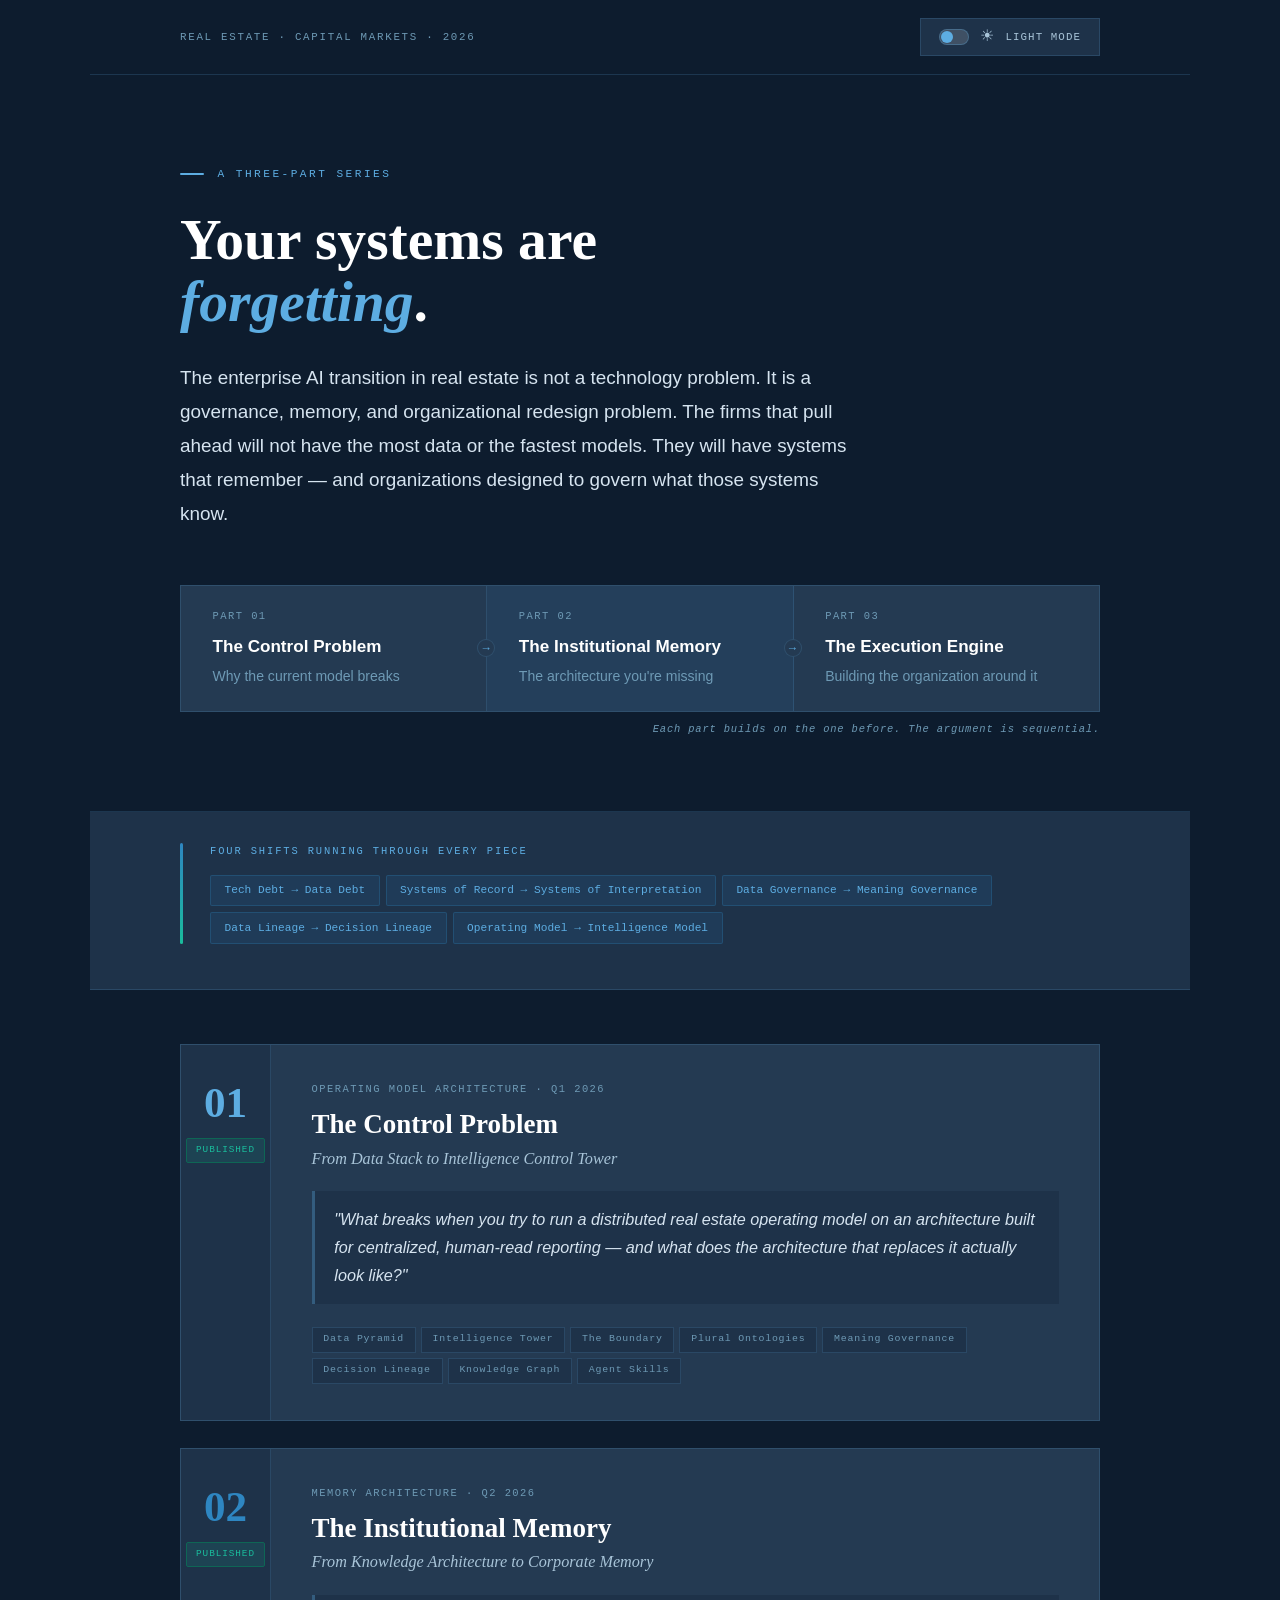
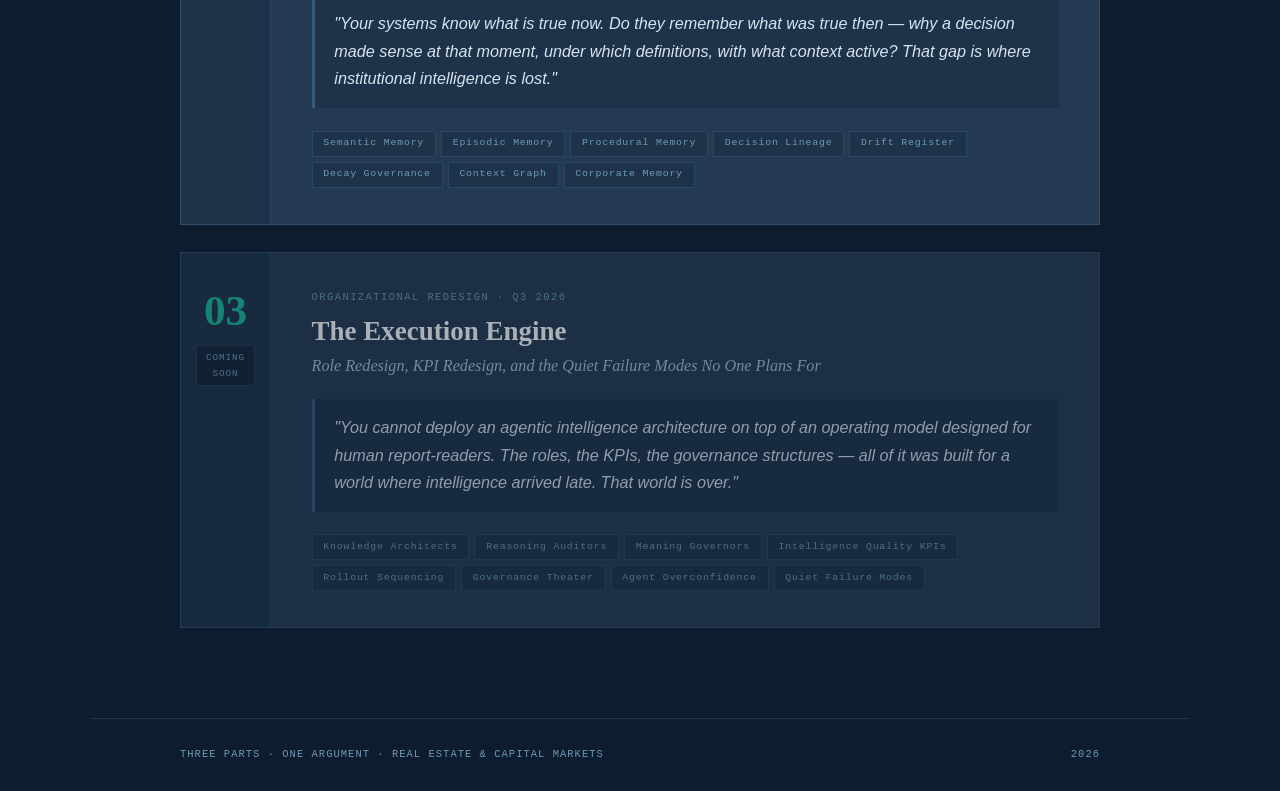
<file: series.html>
<!DOCTYPE html>
<html lang="en">
<head>
<meta charset="UTF-8">
<meta name="viewport" content="width=device-width, initial-scale=1.0">
<title>Your Systems Are Forgetting — A Series on Intelligence in Real Estate</title>
<link href="https://fonts.googleapis.com/css2?family=Playfair+Display:ital,wght@0,400;0,700;1,400;1,700&family=Söhne:wght@300;400;500;600&family=JetBrains+Mono:wght@300;400;500&display=swap" rel="stylesheet">
<link rel="stylesheet" href="style.css">
<style>
/* Series-page specific overrides */
body { margin-left: 0; }
.series-main { max-width: 1100px; margin: 0 auto; padding: 0; min-height: 100vh; display: flex; flex-direction: column; }

/* HERO — full-width dark */
.s-hero {
  background: var(--bg); padding: 5rem 5rem 4rem;
  border-bottom: 1px solid var(--bd);
}
.s-hero-eyebrow {
  font-family: var(--font-mono); font-size: 0.62rem;
  letter-spacing: 0.22em; text-transform: uppercase;
  color: var(--blue-lt); margin-bottom: 1.4rem;
  display: flex; align-items: center; gap: 0.75rem;
}
.s-hero-eyebrow::before {
  content: ''; display: inline-block; width: 24px; height: 2px;
  background: var(--blue-lt); border-radius: 2px;
}
.s-hero-title {
  font-family: var(--font-display); font-size: clamp(2.6rem,4.5vw,4.2rem);
  font-weight: 700; line-height: 1.08; color: var(--tx-h);
  margin-bottom: 1.5rem; max-width: 820px;
}
.s-hero-title em { font-style: italic; color: var(--blue-lt); }
.s-hero-sub {
  font-size: 1.05rem; color: var(--tx-body); line-height: 1.8;
  max-width: 680px; margin-bottom: 3rem;
}

/* ARC */
.s-arc {
  display: flex; align-items: stretch; gap: 0;
  border: 1px solid var(--bd); background: var(--bg-card);
  margin-bottom: 0.5rem;
}
.s-arc-step {
  flex: 1; padding: 1.25rem 1.75rem;
  border-right: 1px solid var(--bd);
  position: relative; cursor: pointer;
  transition: background 0.18s var(--ease);
  text-decoration: none; display: block;
}
.s-arc-step:last-child { border-right: none; }
.s-arc-step:hover { background: var(--bg-panel); }
.s-arc-step.active { background: rgba(46,134,193,0.08); }
.s-arc-num {
  font-family: var(--font-mono); font-size: 0.58rem;
  letter-spacing: 0.14em; text-transform: uppercase;
  color: var(--tx-muted); margin-bottom: 0.35rem; display: block;
}
.s-arc-label { font-size: 0.95rem; font-weight: 600; color: var(--tx-h); margin-bottom: 0.2rem; }
.s-arc-sub { font-size: 0.78rem; color: var(--tx-muted); }
.s-arc-arrow {
  position: absolute; right: -9px; top: 50%; transform: translateY(-50%);
  width: 18px; height: 18px; background: var(--bg-card); border: 1px solid var(--bd);
  border-radius: 50%; display: flex; align-items: center; justify-content: center;
  font-size: 0.65rem; color: var(--blue-lt); z-index: 2;
}
.s-arc-note {
  font-family: var(--font-mono); font-size: 0.58rem;
  letter-spacing: 0.08em; color: var(--tx-muted);
  text-align: right; margin-top: 0.5rem;
  font-style: italic;
}

/* THROUGH-LINE */
.s-through {
  padding: 1.75rem 5rem 2.5rem;
  background: var(--bg-panel); border-bottom: 1px solid var(--bd);
}
.s-through-inner {
  display: flex; align-items: flex-start; gap: 1.5rem;
}
.s-through-stripe {
  width: 3px; border-radius: 2px; flex-shrink: 0; align-self: stretch;
  background: linear-gradient(180deg, var(--blue-mid), var(--teal-lt));
}
.s-through-label {
  font-family: var(--font-mono); font-size: 0.58rem;
  letter-spacing: 0.18em; text-transform: uppercase;
  color: var(--blue-lt); margin-bottom: 0.75rem; display: block;
}
.s-through-shifts {
  display: flex; flex-wrap: wrap; gap: 6px;
}
.s-shift {
  font-family: var(--font-mono); font-size: 0.62rem; font-weight: 500;
  padding: 0.3rem 0.75rem;
  border-radius: 2px; background: rgba(46,134,193,0.12);
  border: 1px solid rgba(46,134,193,0.25); color: var(--blue-lt);
  white-space: nowrap;
}
[data-theme="light"] .s-shift { color: var(--accent); background: rgba(46,134,193,0.08); }

/* PIECE CARDS */
.s-pieces { padding: 3rem 5rem 5rem; display: flex; flex-direction: column; gap: 1.5rem; }

.s-piece {
  display: grid; grid-template-columns: 90px 1fr;
  border: 1px solid var(--bd); background: var(--bg-card);
  text-decoration: none; transition: box-shadow 0.2s var(--ease), transform 0.2s var(--ease);
  overflow: hidden;
}
.s-piece:hover:not(.s-piece-soon) {
  box-shadow: 0 8px 32px rgba(0,0,0,0.2); transform: translateY(-2px);
}
.s-piece.s-piece-soon { opacity: 0.65; cursor: default; pointer-events: none; }

.s-piece-num-col {
  padding: 2rem 1.25rem;
  background: var(--bg-panel); border-right: 1px solid var(--bd);
  display: flex; flex-direction: column; align-items: center; justify-content: flex-start;
  gap: 0.75rem;
}
.s-piece-num {
  font-family: var(--font-display); font-size: 2.4rem;
  font-weight: 700; line-height: 1;
}
.n1 { color: var(--blue-lt); }
.n2 { color: var(--blue-mid); }
.n3 { color: var(--teal-lt); }
.s-piece-status {
  font-family: var(--font-mono); font-size: 0.52rem;
  letter-spacing: 0.1em; text-transform: uppercase;
  padding: 0.2rem 0.5rem; border-radius: 2px; text-align: center;
}
.st-pub { background: rgba(26,188,156,0.12); color: var(--teal-lt); border: 1px solid var(--teal); }
.st-soon { background: var(--bg-alt); color: var(--tx-muted); border: 1px solid var(--bd); }

.s-piece-body { padding: 2rem 2.25rem; }
.s-piece-series {
  font-family: var(--font-mono); font-size: 0.58rem;
  letter-spacing: 0.14em; text-transform: uppercase;
  color: var(--tx-muted); margin-bottom: 0.5rem; display: block;
}
.s-piece-title {
  font-family: var(--font-display); font-size: 1.5rem;
  font-weight: 700; color: var(--tx-h); margin-bottom: 0.3rem; line-height: 1.2;
}
.s-piece-subtitle {
  font-family: var(--font-display); font-size: 0.9rem;
  font-style: italic; color: var(--tx-2); margin-bottom: 1rem;
}
.s-piece-question {
  font-size: 0.9rem; color: var(--tx-body); line-height: 1.7;
  padding: 0.85rem 1.1rem; margin-bottom: 1.25rem;
  background: var(--bg-panel); border-left: 3px solid var(--bd-strong);
  font-style: italic;
}
.s-piece-tags { display: flex; flex-wrap: wrap; gap: 5px; }
.s-piece-tag {
  font-family: var(--font-mono); font-size: 0.55rem;
  letter-spacing: 0.08em; padding: 0.2rem 0.6rem;
  border: 1px solid var(--bd); color: var(--tx-muted);
  background: var(--bg-panel);
}

/* THEME TOGGLE (top-right) */
.s-header {
  display: flex; align-items: center; justify-content: space-between;
  padding: 1rem 5rem; border-bottom: 1px solid var(--bd);
  background: var(--bg);
}
.s-brand {
  font-family: var(--font-mono); font-size: 0.6rem;
  letter-spacing: 0.16em; text-transform: uppercase; color: var(--tx-muted);
}
.s-toggle {
  display: flex; align-items: center; gap: 0.6rem;
  padding: 0.55rem 1rem;
  background: var(--bg-panel); color: var(--tx-2);
  font-family: var(--font-mono); font-size: 0.6rem;
  letter-spacing: 0.1em; text-transform: uppercase;
  border: 1px solid var(--bd); cursor: pointer;
  transition: all 0.2s var(--ease);
}
.s-toggle:hover { background: var(--accent); color: #fff; border-color: var(--accent); }
.s-toggle.active { background: var(--accent); color: #fff; border-color: var(--accent); }
.s-toggle-track {
  width: 30px; height: 16px; border-radius: 8px;
  background: rgba(255,255,255,0.15); border: 1px solid rgba(93,173,226,0.3);
  position: relative; flex-shrink: 0; transition: background 0.2s;
}
.s-toggle-thumb {
  position: absolute; top: 1px; left: 1px;
  width: 12px; height: 12px; border-radius: 50%;
  background: var(--blue-lt); transition: transform 0.22s, background 0.2s;
}
[data-theme="light"] .s-toggle-track { background: var(--blue-mid); }
[data-theme="light"] .s-toggle-thumb { background: #fff; transform: translateX(14px); }

.s-footer {
  margin-top: auto; padding: 1.5rem 5rem;
  border-top: 1px solid var(--bd);
  display: flex; align-items: center; justify-content: space-between;
}
.s-footer-note {
  font-family: var(--font-mono); font-size: 0.58rem;
  letter-spacing: 0.1em; text-transform: uppercase; color: var(--tx-muted);
}

@media (max-width: 768px) {
  .s-hero, .s-through, .s-pieces, .s-header, .s-footer { padding-left: 1.75rem; padding-right: 1.75rem; }
  .s-piece { grid-template-columns: 72px 1fr; }
  .s-arc { flex-direction: column; }
  .s-arc-step { border-right: none; border-bottom: 1px solid var(--bd); }
  .s-arc-arrow { display: none; }
}
</style>
</head>
<body>

<div class="series-main">

  <!-- HEADER -->
  <div class="s-header">
    <span class="s-brand">Real Estate · Capital Markets · 2026</span>
    <button class="s-toggle" id="theme-toggle" onclick="toggleTheme()" aria-label="Toggle theme">
      <span class="s-toggle-track"><span class="s-toggle-thumb"></span></span>
      <span class="theme-icon">☀</span>
      <span class="theme-label">Light mode</span>
    </button>
  </div>

  <!-- HERO -->
  <div class="s-hero">
    <div class="s-hero-eyebrow">A Three-Part Series</div>
    <h1 class="s-hero-title">
      Your systems are<br><em>forgetting</em>.
    </h1>
    <p class="s-hero-sub">The enterprise AI transition in real estate is not a technology problem. It is a governance, memory, and organizational redesign problem. The firms that pull ahead will not have the most data or the fastest models. They will have systems that remember — and organizations designed to govern what those systems know.</p>

    <div class="s-arc">
      <a href="piece-01.html" class="s-arc-step">
        <span class="s-arc-num">Part 01</span>
        <div class="s-arc-label">The Control Problem</div>
        <div class="s-arc-sub">Why the current model breaks</div>
        <span class="s-arc-arrow">→</span>
      </a>
      <a href="index.html" class="s-arc-step active">
        <span class="s-arc-num">Part 02</span>
        <div class="s-arc-label">The Institutional Memory</div>
        <div class="s-arc-sub">The architecture you're missing</div>
        <span class="s-arc-arrow">→</span>
      </a>
      <a href="piece-03.html" class="s-arc-step">
        <span class="s-arc-num">Part 03</span>
        <div class="s-arc-label">The Execution Engine</div>
        <div class="s-arc-sub">Building the organization around it</div>
      </a>
    </div>
    <div class="s-arc-note">Each part builds on the one before. The argument is sequential.</div>
  </div>

  <!-- THROUGH-LINE -->
  <div class="s-through">
    <div class="s-through-inner">
      <div class="s-through-stripe"></div>
      <div>
        <span class="s-through-label">Four shifts running through every piece</span>
        <div class="s-through-shifts">
          <span class="s-shift">Tech Debt → Data Debt</span>
          <span class="s-shift">Systems of Record → Systems of Interpretation</span>
          <span class="s-shift">Data Governance → Meaning Governance</span>
          <span class="s-shift">Data Lineage → Decision Lineage</span>
          <span class="s-shift">Operating Model → Intelligence Model</span>
        </div>
      </div>
    </div>
  </div>

  <!-- PIECES -->
  <div class="s-pieces">

    <!-- PIECE 01 -->
    <a href="piece-01.html" class="s-piece">
      <div class="s-piece-num-col">
        <div class="s-piece-num n1">01</div>
        <div class="s-piece-status st-pub">Published</div>
      </div>
      <div class="s-piece-body">
        <span class="s-piece-series">Operating Model Architecture · Q1 2026</span>
        <div class="s-piece-title">The Control Problem</div>
        <div class="s-piece-subtitle">From Data Stack to Intelligence Control Tower</div>
        <div class="s-piece-question">"What breaks when you try to run a distributed real estate operating model on an architecture built for centralized, human-read reporting — and what does the architecture that replaces it actually look like?"</div>
        <div class="s-piece-tags">
          <span class="s-piece-tag">Data Pyramid</span>
          <span class="s-piece-tag">Intelligence Tower</span>
          <span class="s-piece-tag">The Boundary</span>
          <span class="s-piece-tag">Plural Ontologies</span>
          <span class="s-piece-tag">Meaning Governance</span>
          <span class="s-piece-tag">Decision Lineage</span>
          <span class="s-piece-tag">Knowledge Graph</span>
          <span class="s-piece-tag">Agent Skills</span>
        </div>
      </div>
    </a>

    <!-- PIECE 02 -->
    <a href="index.html" class="s-piece">
      <div class="s-piece-num-col">
        <div class="s-piece-num n2">02</div>
        <div class="s-piece-status st-pub">Published</div>
      </div>
      <div class="s-piece-body">
        <span class="s-piece-series">Memory Architecture · Q2 2026</span>
        <div class="s-piece-title">The Institutional Memory</div>
        <div class="s-piece-subtitle">From Knowledge Architecture to Corporate Memory</div>
        <div class="s-piece-question">"Your systems know what is true now. Do they remember what was true then — why a decision made sense at that moment, under which definitions, with what context active? That gap is where institutional intelligence is lost."</div>
        <div class="s-piece-tags">
          <span class="s-piece-tag">Semantic Memory</span>
          <span class="s-piece-tag">Episodic Memory</span>
          <span class="s-piece-tag">Procedural Memory</span>
          <span class="s-piece-tag">Decision Lineage</span>
          <span class="s-piece-tag">Drift Register</span>
          <span class="s-piece-tag">Decay Governance</span>
          <span class="s-piece-tag">Context Graph</span>
          <span class="s-piece-tag">Corporate Memory</span>
        </div>
      </div>
    </a>

    <!-- PIECE 03 -->
    <div class="s-piece s-piece-soon">
      <div class="s-piece-num-col">
        <div class="s-piece-num n3">03</div>
        <div class="s-piece-status st-soon">Coming Soon</div>
      </div>
      <div class="s-piece-body">
        <span class="s-piece-series">Organizational Redesign · Q3 2026</span>
        <div class="s-piece-title">The Execution Engine</div>
        <div class="s-piece-subtitle">Role Redesign, KPI Redesign, and the Quiet Failure Modes No One Plans For</div>
        <div class="s-piece-question">"You cannot deploy an agentic intelligence architecture on top of an operating model designed for human report-readers. The roles, the KPIs, the governance structures — all of it was built for a world where intelligence arrived late. That world is over."</div>
        <div class="s-piece-tags">
          <span class="s-piece-tag">Knowledge Architects</span>
          <span class="s-piece-tag">Reasoning Auditors</span>
          <span class="s-piece-tag">Meaning Governors</span>
          <span class="s-piece-tag">Intelligence Quality KPIs</span>
          <span class="s-piece-tag">Rollout Sequencing</span>
          <span class="s-piece-tag">Governance Theater</span>
          <span class="s-piece-tag">Agent Overconfidence</span>
          <span class="s-piece-tag">Quiet Failure Modes</span>
        </div>
      </div>
    </div>

  </div>

  <div class="s-footer">
    <span class="s-footer-note">Three parts · One argument · Real estate &amp; capital markets</span>
    <span class="s-footer-note">2026</span>
  </div>

</div>

<script>
function getTheme() { return localStorage.getItem('ma-theme') || 'dark'; }
function applyTheme(t) {
  document.documentElement.setAttribute('data-theme', t);
  localStorage.setItem('ma-theme', t);
  const btn = document.getElementById('theme-toggle');
  if (!btn) return;
  btn.querySelector('.theme-label').textContent = t === 'light' ? 'Dark mode' : 'Light mode';
  btn.querySelector('.theme-icon').textContent  = t === 'light' ? '🌙' : '☀';
  btn.classList.toggle('active', t === 'light');
}
function toggleTheme() { applyTheme(getTheme() === 'dark' ? 'light' : 'dark'); }
document.addEventListener('DOMContentLoaded', () => applyTheme(getTheme()));
</script>
</body>
</html>
</file>
<file: style.css>
/* ═══════════════════════════════════════════════════════
   MEMORY ARCHITECTURE
   Semantic token system — one source, two themes
   Brookfield palette: navy · blue · Georgia/Calibri
═══════════════════════════════════════════════════════ */

/* ── Fixed palette (never change between themes) ── */
:root {
  --navy:       #0D1C2E;
  --navy-mid:   #152338;
  --navy-lt:    #1E3249;
  --navy-card:  #243A52;
  --blue:       #1A5276;
  --blue-mid:   #2E86C1;
  --blue-lt:    #5DADE2;
  --blue-pale:  #D6EAF8;

  --signal:     #C0392B;
  --signal-lt:  #E74C3C;
  --teal:       #0E6655;
  --teal-lt:    #1ABC9C;
  --amber:      #B7770D;
  --amber-lt:   #F39C12;

  --font-display: 'Georgia', 'Times New Roman', serif;
  --font-body:    'Calibri', 'Trebuchet MS', 'Helvetica Neue', sans-serif;
  --font-mono:    'Consolas', 'Lucida Console', monospace;
  --sidebar-w:    250px;
  --ease:         cubic-bezier(0.4, 0, 0.2, 1);
}

/* ── DARK THEME (default) — semantic tokens ── */
:root, [data-theme="dark"] {
  --bg:            #0D1C2E;
  --bg-sidebar:    #152338;
  --bg-card:       #243A52;
  --bg-panel:      #1E3249;
  --bg-alt:        #152338;
  --bg-inset:      #0D1C2E;

  --tx-h:          #FFFFFF;
  --tx-body:       #D6E4F0;
  --tx-2:          #A8C4D8;
  --tx-muted:      #6E9AB5;

  --bd:            rgba(93,173,226,0.18);
  --bd-strong:     rgba(93,173,226,0.35);

  --accent:        #2E86C1;
  --accent-hover:  #5DADE2;
  --accent-tx:     #FFFFFF;

  --signal-bg:     rgba(231,76,60,0.12);
  --teal-bg:       rgba(26,188,156,0.12);
  --amber-bg:      rgba(243,156,18,0.12);

  --toggle-bg:     #2E86C1;
  --toggle-track:  rgba(93,173,226,0.25);
  --toggle-thumb:  #FFFFFF;
  --toggle-tx:     #A8C4D8;
  --toggle-tx-h:   #FFFFFF;
  --toggle-border: rgba(93,173,226,0.3);
}

/* ── LIGHT THEME — semantic tokens ── */
[data-theme="light"] {
  --bg:            #EEF3F9;
  --bg-sidebar:    #0D1C2E;   /* sidebar always dark */
  --bg-card:       #FFFFFF;
  --bg-panel:      #E1ECF7;
  --bg-alt:        #E8F0F9;
  --bg-inset:      #F4F8FC;

  --tx-h:          #0D1C2E;
  --tx-body:       #1A2F44;
  --tx-2:          #2C4460;
  --tx-muted:      #4A6580;

  --bd:            rgba(13,28,46,0.14);
  --bd-strong:     rgba(13,28,46,0.3);

  --accent:        #1A5276;
  --accent-hover:  #2E86C1;
  --accent-tx:     #FFFFFF;

  --signal-bg:     #FDECEA;
  --teal-bg:       #E8F8F5;
  --amber-bg:      #FEF9E7;

  --toggle-bg:     #0D1C2E;
  --toggle-track:  rgba(13,28,46,0.15);
  --toggle-thumb:  #FFFFFF;
  --toggle-tx:     #A8C4D8;   /* always on dark sidebar */
  --toggle-tx-h:   #FFFFFF;
  --toggle-border: rgba(93,173,226,0.4);
}

/* ═══════════════════════════════════════════════════════
   RESET & BASE
═══════════════════════════════════════════════════════ */
*, *::before, *::after { box-sizing: border-box; margin: 0; padding: 0; }
html { font-size: 18px; scroll-behavior: smooth; }
body {
  font-family: var(--font-body);
  background: var(--bg);
  color: var(--tx-body);
  line-height: 1.7;
  min-height: 100vh;
  overflow-x: hidden;
  transition: background 0.3s var(--ease), color 0.3s var(--ease);
}
a { color: inherit; text-decoration: none; }
button { cursor: pointer; border: none; background: none; font-family: inherit; }

/* ═══════════════════════════════════════════════════════
   SIDEBAR (always dark — brand anchor)
═══════════════════════════════════════════════════════ */
.sidebar {
  position: fixed; top: 0; left: 0; bottom: 0;
  width: var(--sidebar-w);
  background: var(--bg-sidebar);
  display: flex; flex-direction: column;
  z-index: 200;
  border-right: 1px solid rgba(93,173,226,0.18);
}
/* Logo — clickable, links to index */
.sidebar-logo {
  display: flex; align-items: center; gap: 0.85rem;
  padding: 1.25rem 1.4rem 1rem;
  border-bottom: 1px solid rgba(93,173,226,0.18);
  text-decoration: none;
  transition: background 0.18s var(--ease);
  cursor: pointer;
}
.sidebar-logo:hover { background: rgba(93,173,226,0.06); }
.logo-mark {
  width: 36px; height: 36px; background: var(--blue-mid);
  display: flex; align-items: center; justify-content: center;
  font-family: var(--font-mono); font-size: 0.6rem; font-weight: 700;
  color: #fff; flex-shrink: 0;
  transition: background 0.18s var(--ease);
}
.sidebar-logo:hover .logo-mark { background: var(--blue-lt); }
.logo-text {
  font-family: var(--font-mono); font-size: 0.56rem; letter-spacing: 0.1em;
  text-transform: uppercase; color: #6E9AB5; line-height: 1.5;
}
.logo-hint {
  font-family: var(--font-mono); font-size: 0.5rem; letter-spacing: 0.08em;
  text-transform: uppercase; color: rgba(93,173,226,0.35); margin-top: 0.15rem;
}

/* SERIES NAV — sits at top of sidebar, accordion */
.series-nav-top {
  border-bottom: 1px solid rgba(93,173,226,0.18);
  padding: 0.5rem 0;
}
.series-nav-title {
  font-family: var(--font-mono); font-size: 0.52rem;
  letter-spacing: 0.18em; text-transform: uppercase;
  color: rgba(93,173,226,0.4); padding: 0.5rem 1.4rem 0.4rem;
  display: block;
}
.series-part {
  overflow: hidden;
}
.series-part-header {
  display: flex; align-items: center; gap: 0.7rem;
  padding: 0.55rem 1.4rem 0.55rem 1.1rem;
  cursor: pointer; text-decoration: none;
  transition: background 0.15s var(--ease);
  border-left: 3px solid transparent;
  user-select: none;
}
.series-part-header:hover { background: rgba(93,173,226,0.06); }
.series-part.active-part > .series-part-header {
  border-left-color: var(--blue-mid);
  background: rgba(46,134,193,0.1);
}
.spn { /* series part number */
  font-family: var(--font-mono); font-size: 0.58rem; color: #5DADE2;
  flex-shrink: 0; width: 18px;
}
.series-part.active-part > .series-part-header .spn { color: var(--blue-lt); }
.spl { /* series part label */
  font-size: 0.82rem; color: #6E9AB5; flex: 1; line-height: 1.3;
}
.series-part.active-part > .series-part-header .spl { color: #D6E4F0; }
.series-part-header:hover .spl { color: #A8C4D8; }
.sp-chevron {
  font-size: 0.55rem; color: rgba(93,173,226,0.3);
  transition: transform 0.2s var(--ease), color 0.15s;
  flex-shrink: 0;
}
.series-part.active-part > .series-part-header .sp-chevron {
  transform: rotate(90deg); color: var(--blue-lt);
}
/* Expandable sub-items */
.series-part-sections {
  max-height: 0; overflow: hidden;
  transition: max-height 0.28s var(--ease);
  background: rgba(13,28,46,0.4);
}
.series-part.active-part .series-part-sections { max-height: 320px; }
.series-section-item {
  display: flex; align-items: center; gap: 0.6rem;
  padding: 0.45rem 1.4rem 0.45rem 2.4rem;
  font-size: 0.78rem; color: rgba(93,173,226,0.5);
  text-decoration: none;
  transition: color 0.15s, background 0.15s;
  border-left: 3px solid transparent;
  cursor: pointer; background: none; border-right: none; border-top: none; border-bottom: none;
  width: 100%; text-align: left; font-family: var(--font-body);
}
.series-section-item:hover { color: #A8C4D8; background: rgba(93,173,226,0.05); }
.series-section-item.sec-active {
  color: #D6E4F0; border-left-color: rgba(46,134,193,0.4);
}
.sec-num { font-family: var(--font-mono); font-size: 0.5rem; color: rgba(93,173,226,0.35); flex-shrink: 0; width: 22px; }
.series-section-item.sec-active .sec-num { color: var(--blue-lt); }

/* Internal page nav — below series nav */
.sidebar-nav {
  flex: 1; padding: 0.5rem 0; overflow-y: auto;
  border-top: 1px solid rgba(93,173,226,0.12);
}
.sidebar-nav-label {
  font-family: var(--font-mono); font-size: 0.52rem;
  letter-spacing: 0.18em; text-transform: uppercase;
  color: rgba(93,173,226,0.35); padding: 0.5rem 1.4rem 0.3rem;
  display: block;
}
.nav-item {
  display: flex; align-items: center; gap: 0.85rem;
  padding: 0.7rem 1.4rem; color: #6E9AB5; font-size: 0.85rem;
  text-decoration: none;
  transition: all 0.18s var(--ease); border-left: 3px solid transparent;
}
.nav-item:hover { color: #FFFFFF; background: rgba(93,173,226,0.08); border-left-color: #5DADE2; }
.nav-item.active { color: #FFFFFF; background: rgba(46,134,193,0.2); border-left-color: #2E86C1; }
.nav-num { font-family: var(--font-mono); font-size: 0.58rem; color: #5DADE2; flex-shrink: 0; width: 18px; }

.sidebar-footer { padding: 0.6rem 0 0.6rem; border-top: 1px solid rgba(93,173,226,0.18); }
.sidebar-tag {
  font-family: var(--font-mono); font-size: 0.52rem; letter-spacing: 0.12em;
  text-transform: uppercase; color: #344A64; padding: 0 1.4rem; display: block;
}

/* ═══════════════════════════════════════════════════════
   PAGE HEADER BAR — sticky top strip with theme toggle
═══════════════════════════════════════════════════════ */
.page-header-bar {
  position: sticky; top: 0; z-index: 150;
  background: var(--bg-sidebar);
  border-bottom: 1px solid rgba(93,173,226,0.18);
  display: flex; align-items: center; justify-content: flex-end;
  padding: 0 1.75rem; height: 46px;
  gap: 1rem;
}
.page-header-title {
  flex: 1;
  font-family: var(--font-mono); font-size: 0.6rem;
  letter-spacing: 0.14em; text-transform: uppercase;
  color: rgba(93,173,226,0.4);
}

/* THEME TOGGLE — now in header bar */
.theme-toggle {
  display: flex; align-items: center; gap: 0.6rem;
  padding: 0.45rem 0.85rem;
  background: rgba(46,134,193,0.12);
  border: 1px solid rgba(93,173,226,0.3);
  color: #A8C4D8;
  font-family: var(--font-mono); font-size: 0.58rem;
  letter-spacing: 0.08em; text-transform: uppercase;
  transition: background 0.2s var(--ease), border-color 0.2s var(--ease);
  user-select: none; cursor: pointer;
}
.theme-toggle:hover {
  background: rgba(46,134,193,0.25);
  border-color: rgba(93,173,226,0.6);
  color: #FFFFFF;
}

/* Pill track */
.theme-track {
  width: 36px; height: 20px; border-radius: 10px;
  background: rgba(255,255,255,0.15);
  border: 1px solid rgba(93,173,226,0.4);
  position: relative; flex-shrink: 0;
  transition: background 0.25s var(--ease);
}
.theme-thumb {
  position: absolute; top: 2px; left: 2px;
  width: 14px; height: 14px; border-radius: 50%;
  background: #5DADE2;
  transition: transform 0.25s var(--ease), background 0.25s var(--ease);
  box-shadow: 0 1px 3px rgba(0,0,0,0.3);
}
/* When light mode is active: thumb slides right, track fills */
[data-theme="light"] .theme-track { background: #2E86C1; border-color: #2E86C1; }
[data-theme="light"] .theme-thumb { transform: translateX(16px); background: #FFFFFF; }

.theme-icon { font-size: 0.9rem; line-height: 1; flex-shrink: 0; }
.theme-label { flex: 1; text-align: left; }

/* ═══════════════════════════════════════════════════════
   MOBILE HEADER
═══════════════════════════════════════════════════════ */
.mobile-header {
  display: none; position: fixed; top: 0; left: 0; right: 0; height: 54px;
  background: var(--navy-mid); z-index: 300;
  align-items: center; justify-content: space-between; padding: 0 1.4rem;
  border-bottom: 1px solid rgba(93,173,226,0.18);
}
.mobile-menu-btn { width: 28px; height: 20px; display: flex; flex-direction: column; justify-content: space-between; }
.mobile-menu-btn span { display: block; height: 2px; background: #D6E4F0; border-radius: 2px; }
.mobile-title { font-family: var(--font-mono); font-size: 0.65rem; letter-spacing: 0.12em; text-transform: uppercase; color: #6E9AB5; }
.mobile-page-num { font-family: var(--font-mono); font-size: 0.72rem; color: #5DADE2; }

/* ── LAYOUT ── */
.main-content { margin-left: var(--sidebar-w); min-height: 100vh; }
.page { display: none; }
.page.active { display: block; }
.page-inner { max-width: 960px; margin: 0 auto; padding: 4.5rem 3.5rem 6rem; }
.page-inner-wide { max-width: 1160px; margin: 0 auto; padding: 4.5rem 3.5rem 6rem; }

/* ── PROGRESS BAR ── */
.progress-bar {
  position: fixed; top: 0; left: var(--sidebar-w); right: 0; height: 3px;
  background: var(--bd); z-index: 150;
}
.progress-fill { height: 100%; background: var(--blue-mid); transition: width 0.3s var(--ease); }

/* ═══════════════════════════════════════════════════════
   TYPOGRAPHY — all use semantic tokens
═══════════════════════════════════════════════════════ */
.eyebrow-tag {
  font-family: var(--font-mono); font-size: 0.68rem;
  letter-spacing: 0.2em; text-transform: uppercase;
  color: var(--blue-lt); margin-bottom: 1rem;
  display: flex; align-items: center; gap: 0.75rem;
}
.eyebrow-tag::after { content: ''; flex: 1; height: 1px; background: var(--bd); max-width: 48px; }

.page-title {
  font-family: var(--font-display); font-size: clamp(2.2rem,3.5vw,3rem);
  line-height: 1.12; color: var(--tx-h); margin-bottom: 1.4rem; font-weight: 700;
}
.page-title em { font-style: italic; color: var(--blue-lt); }

.page-lead { font-size: 1.1rem; color: var(--tx-body); max-width: 720px; line-height: 1.8; margin-bottom: 3rem; }
.body-text  { font-size: 1rem;   color: var(--tx-body); line-height: 1.8; margin-bottom: 0.9rem; }
.section-h2 { font-family: var(--font-display); font-size: 1.6rem; color: var(--tx-h); margin-bottom: 1rem; font-weight: 700; }

/* ═══════════════════════════════════════════════════════
   RE PANEL TOGGLE
═══════════════════════════════════════════════════════ */
.re-toggle-bar {
  display: flex; align-items: center; justify-content: space-between;
  margin: 3.5rem 0 0; padding-top: 2rem; border-top: 1px solid var(--bd);
}
.re-toggle-label {
  font-family: var(--font-mono); font-size: 0.65rem;
  letter-spacing: 0.14em; text-transform: uppercase; color: var(--tx-muted);
}
.re-toggle-btn {
  display: flex; align-items: center; gap: 0.65rem; padding: 0.65rem 1.25rem;
  background: var(--bg-panel); color: var(--tx-2);
  font-family: var(--font-mono); font-size: 0.65rem;
  letter-spacing: 0.1em; text-transform: uppercase;
  border: 1px solid var(--bd);
  transition: all 0.2s var(--ease);
}
.re-toggle-btn:hover { background: var(--accent); color: var(--accent-tx); border-color: var(--accent); }
.re-toggle-btn.active { background: var(--accent); color: var(--accent-tx); border-color: var(--accent); }
.btn-dot { width: 8px; height: 8px; border-radius: 50%; background: var(--tx-muted); transition: background 0.2s; flex-shrink: 0; }
.re-toggle-btn.active .btn-dot { background: var(--blue-lt); }

.re-panel {
  display: none; background: var(--bg-panel);
  border: 1px solid var(--accent); border-top: 3px solid var(--accent);
  padding: 2.25rem 2.5rem; margin-top: 1.5rem;
  animation: panelSlide 0.25s var(--ease);
}
.re-panel.active { display: block; }
@keyframes panelSlide { from { opacity: 0; transform: translateY(-8px); } to { opacity: 1; transform: translateY(0); } }
.re-panel-header { display: flex; align-items: center; gap: 0.85rem; margin-bottom: 1.5rem; }
.re-panel-icon {
  font-family: var(--font-mono); font-size: 0.58rem; letter-spacing: 0.12em; text-transform: uppercase;
  color: var(--blue-lt); padding: 0.25rem 0.65rem;
  border: 1px solid var(--accent); background: rgba(46,134,193,0.15); white-space: nowrap;
}
.re-panel h4 { font-family: var(--font-display); font-size: 1.3rem; color: var(--tx-h); font-weight: 700; }
.re-panel p  { font-size: 1rem; color: var(--tx-body); line-height: 1.8; margin-bottom: 0.85rem; }
.re-panel strong { color: var(--tx-h); font-weight: 600; }
.re-panel .re-example {
  background: var(--bg-inset); border-left: 3px solid var(--amber-lt);
  padding: 1.1rem 1.4rem; margin-top: 1.25rem; font-size: 0.95rem; color: var(--tx-body); line-height: 1.75;
}
.re-panel .re-example strong {
  color: var(--amber-lt); display: block; margin-bottom: 0.35rem;
  font-family: var(--font-mono); font-size: 0.6rem; letter-spacing: 0.1em; text-transform: uppercase;
}
.re-panel .tech-sources {
  background: var(--bg-inset); border-left: 3px solid var(--bd);
  padding: 0.85rem 1.2rem; margin-top: 1.25rem;
  font-size: 0.75rem; color: var(--tx-muted); line-height: 1.7;
}
.re-panel .tech-sources strong {
  color: var(--tx-muted); display: block; margin-bottom: 0.25rem;
  font-family: var(--font-mono); font-size: 0.55rem; letter-spacing: 0.1em; text-transform: uppercase;
}

/* ═══════════════════════════════════════════════════════
   TECH CONTEXT TABLES (extends .re-panel)
   Tech Context panels reuse all .re-panel / .re-toggle-bar /
   .re-toggle-btn styles. Only table layout is added here since
   .re-panel does not define table styles.
═══════════════════════════════════════════════════════ */
.re-panel table {
  width: 100%; border-collapse: collapse; margin-top: 1.25rem; font-size: 0.92rem;
}
.re-panel th {
  text-align: left; padding: 0.55rem 0.85rem;
  background: var(--bg-inset); color: var(--tx-2);
  font-family: var(--font-mono); font-size: 0.6rem; letter-spacing: 0.1em; text-transform: uppercase;
  border-bottom: 1px solid var(--accent);
}
.re-panel td {
  padding: 0.65rem 0.85rem; border-bottom: 1px solid var(--bd);
  color: var(--tx-body); vertical-align: top; line-height: 1.6;
}
.re-panel tr:last-child td { border-bottom: none; }
.re-panel td:first-child { color: var(--tx-2); font-weight: 500; }
@media (max-width: 640px) {
  .re-panel table { font-size: 0.82rem; }
  .re-panel td { padding: 0.5rem 0.55rem; }
}

/* ═══════════════════════════════════════════════════════
   NOTES, DIVIDERS, BANNERS
═══════════════════════════════════════════════════════ */
.inline-note {
  padding: 1.1rem 1.4rem; margin: 1.4rem 0;
  border-left: 3px solid; font-size: 0.95rem; line-height: 1.75; color: var(--tx-body);
}
.inline-note.blue   { border-color: var(--blue-mid);  background: rgba(46,134,193,0.1); }
.inline-note.teal   { border-color: var(--teal-lt);   background: var(--teal-bg); }
.inline-note.signal { border-color: var(--signal-lt); background: var(--signal-bg); }
.inline-note.amber  { border-color: var(--amber-lt);  background: var(--amber-bg); }
.inline-note strong {
  display: block; font-family: var(--font-mono); font-size: 0.6rem;
  letter-spacing: 0.1em; text-transform: uppercase; margin-bottom: 0.35rem;
}
.inline-note.blue strong   { color: var(--blue-lt); }
.inline-note.teal strong   { color: var(--teal-lt); }
.inline-note.signal strong { color: var(--signal-lt); }
.inline-note.amber strong  { color: var(--amber-lt); }

.section-divider { height: 1px; background: var(--bd); margin: 3.5rem 0; }

.dark-banner {
  padding: 2.5rem 3rem; margin: 3rem 0;
  border-left: 4px solid var(--blue-mid);
  background: var(--navy-mid);  /* always dark navy — intentional contrast block */
}
.dark-banner p { font-family: var(--font-display); font-size: 1.5rem; line-height: 1.5; color: #FFFFFF; }
.dark-banner em { font-style: italic; color: #5DADE2; }

/* ═══════════════════════════════════════════════════════
   TABLES & BADGES
═══════════════════════════════════════════════════════ */
.data-table { width: 100%; border-collapse: collapse; margin-bottom: 2rem; }
.data-table th {
  font-family: var(--font-mono); font-size: 0.65rem; letter-spacing: 0.12em; text-transform: uppercase;
  color: var(--blue-lt); text-align: left; padding: 0.8rem 1.1rem;
  border-bottom: 2px solid var(--blue-mid); background: var(--bg-panel);
}
.data-table td {
  padding: 1rem 1.1rem; font-size: 1rem; color: var(--tx-body);
  border-bottom: 1px solid var(--bd); vertical-align: top; line-height: 1.65;
}
.data-table tr:hover td { background: var(--bg-panel); }
.data-table .td-strong { font-weight: 700; color: var(--tx-h); }

.badge { display: inline-block; font-family: var(--font-mono); font-size: 0.58rem; letter-spacing: 0.1em; text-transform: uppercase; padding: 0.22rem 0.65rem; border-radius: 2px; white-space: nowrap; }
.badge-existing   { background: var(--bg-panel);           color: var(--tx-muted);  border: 1px solid var(--bd); }
.badge-added      { background: rgba(46,134,193,0.15);     color: var(--blue-lt);   border: 1px solid var(--blue-mid); }
.badge-open       { background: var(--signal-bg);          color: var(--signal-lt); border: 1px solid var(--signal); }
.badge-resolved   { background: var(--teal-bg);            color: var(--teal-lt);   border: 1px solid var(--teal); }
.badge-monitoring { background: var(--amber-bg);           color: var(--amber-lt);  border: 1px solid var(--amber); }
.badge-active     { background: var(--teal-bg);            color: var(--teal-lt);   border: 1px solid var(--teal); }
.badge-archived   { background: var(--amber-bg);           color: var(--amber-lt);  border: 1px solid var(--amber); }
.badge-deprecated { background: var(--signal-bg);          color: var(--signal-lt); border: 1px solid var(--signal); }

/* ═══════════════════════════════════════════════════════
   HOME PAGE
═══════════════════════════════════════════════════════ */
.hero-layout { display: grid; grid-template-columns: 1fr 1fr; min-height: 100vh; align-items: center; }
.hero-text-block { padding: 5rem 4rem 5rem 3.5rem; border-right: 1px solid var(--bd); }
.hero-title {
  font-family: var(--font-display); font-size: clamp(2.8rem,4vw,4rem);
  line-height: 1.1; color: var(--tx-h); margin-bottom: 1.5rem; font-weight: 700;
}
.hero-title em { font-style: italic; color: var(--blue-lt); }
.hero-body { font-size: 1.1rem; color: var(--tx-body); line-height: 1.85; margin-bottom: 0.9rem; max-width: 520px; }
.hero-cta { margin-top: 2.5rem; }
.btn-primary {
  display: inline-block; padding: 0.9rem 2.2rem;
  background: var(--accent); color: var(--accent-tx);
  font-family: var(--font-mono); font-size: 0.75rem; letter-spacing: 0.1em; text-transform: uppercase;
  transition: background 0.2s var(--ease);
}
.btn-primary:hover { background: var(--accent-hover); }

.hero-stack-diagram { padding: 5rem 3rem 5rem 4rem; background: var(--bg-alt); transition: background 0.3s var(--ease); }
.stack-section-head {
  font-family: var(--font-mono); font-size: 0.6rem; letter-spacing: 0.15em; text-transform: uppercase;
  color: var(--blue-lt); margin-bottom: 0.65rem; margin-top: 1.5rem;
}
.stack-section-head:first-child { margin-top: 0; }
.stack-section-head.memory-head { color: var(--amber-lt); margin-top: 2rem; }
.stack-item {
  display: flex; align-items: center; gap: 0.85rem; padding: 0.9rem 1.1rem; margin-bottom: 3px;
  background: var(--bg-card); border: 1px solid var(--bd); cursor: pointer;
  transition: all 0.18s var(--ease); border-left: 3px solid transparent;
}
.stack-item:hover { border-left-color: var(--blue-mid); box-shadow: 0 2px 10px rgba(0,0,0,0.12); transform: translateX(4px); }
.si-num  { font-family: var(--font-mono); font-size: 0.62rem; color: var(--tx-muted); width: 26px; flex-shrink: 0; }
.si-name { display: block; font-size: 0.95rem; font-weight: 600; color: var(--tx-h); }
.si-desc { display: block; font-family: var(--font-mono); font-size: 0.6rem; color: var(--tx-muted); margin-top: 0.15rem; }
.si-arrow { font-size: 0.75rem; color: var(--bd); transition: color 0.18s, transform 0.18s; }
.stack-item:hover .si-arrow { color: var(--blue-lt); transform: translateX(3px); }
.si-reasoning  { border-left-color: var(--tx-muted); }
.si-context    { border-left-color: var(--blue-mid); }
.si-semantic   { border-left-color: var(--blue-lt); }
.si-ontology   { border-left-color: var(--tx-muted); }
.si-governance,.si-lineage { border-left-color: var(--amber-lt); }
.si-drift      { border-left-color: var(--signal-lt); }
.si-decay      { border-left-color: var(--teal-lt); }

.overview-questions { padding: 3rem 3.5rem; background: var(--bg-alt); border-top: 1px solid var(--bd); transition: background 0.3s var(--ease); }
.oq-label { font-family: var(--font-mono); font-size: 0.62rem; letter-spacing: 0.14em; text-transform: uppercase; color: var(--tx-muted); margin-bottom: 1.5rem; }
.oq-grid { display: grid; grid-template-columns: repeat(4,1fr); gap: 1px; background: var(--bd); }
.oq-item { background: var(--bg-card); padding: 1.4rem; display: flex; flex-direction: column; gap: 0.65rem; transition: background 0.18s; }
.oq-item:hover { background: var(--bg-panel); }
.oq-item.added { background: rgba(46,134,193,0.08); }
.oq-item.added:hover { background: rgba(46,134,193,0.15); }
.oq-badge { align-self: flex-start; }
.oq-q { font-size: 0.95rem; color: var(--tx-body); line-height: 1.5; }

/* ═══════════════════════════════════════════════════════
   THE GAP PAGE
═══════════════════════════════════════════════════════ */
.gap-grid { display: grid; grid-template-columns: 1fr 1fr; gap: 2px; background: var(--bd); border: 1px solid var(--bd); margin-bottom: 2.5rem; }
.gap-col { padding: 2.5rem 2.25rem; background: var(--bg-card); transition: background 0.3s var(--ease); }
.gap-col-label { font-family: var(--font-mono); font-size: 0.65rem; letter-spacing: 0.14em; text-transform: uppercase; margin-bottom: 1rem; display: block; }
.col-knows    .gap-col-label { color: var(--blue-lt); }
.col-remembers .gap-col-label { color: var(--teal-lt); }
.gap-col h3 { font-family: var(--font-display); font-size: 1.5rem; color: var(--tx-h); margin-bottom: 0.85rem; font-weight: 700; }
.gap-col p  { font-size: 1rem; color: var(--tx-body); line-height: 1.8; margin-bottom: 0.75rem; }

.failure-trio { display: grid; grid-template-columns: repeat(3,1fr); gap: 1px; background: var(--bd); margin-bottom: 2.5rem; }
.failure-item { background: var(--bg-card); padding: 1.75rem 1.5rem; transition: background 0.3s var(--ease); }
.failure-num { font-family: var(--font-mono); font-size: 0.62rem; letter-spacing: 0.12em; text-transform: uppercase; margin-bottom: 0.65rem; display: block; }
.failure-1 .failure-num { color: var(--signal-lt); }
.failure-2 .failure-num { color: var(--amber-lt); }
.failure-3 .failure-num { color: var(--blue-lt); }
.failure-item h4 { font-size: 1.1rem; font-weight: 700; color: var(--tx-h); margin-bottom: 0.5rem; }
.failure-item p  { font-size: 1rem; color: var(--tx-body); line-height: 1.78; }

/* ═══════════════════════════════════════════════════════
   MEMORY TYPES PAGE
═══════════════════════════════════════════════════════ */
.memory-trio { display: grid; grid-template-columns: repeat(3,1fr); gap: 1px; background: var(--bd); border: 1px solid var(--bd); margin-bottom: 2rem; }
.memory-card-item { background: var(--bg-card); padding: 2.25rem 2rem; transition: background 0.3s var(--ease); }
.mc-icon { width: 44px; height: 44px; border-radius: 50%; display: flex; align-items: center; justify-content: center; font-family: var(--font-mono); font-size: 0.68rem; font-weight: 700; margin-bottom: 1.35rem; }
.mc-semantic  .mc-icon { background: rgba(46,134,193,0.2); color: var(--blue-lt); }
.mc-episodic  .mc-icon { background: rgba(231,76,60,0.2);  color: var(--signal-lt); }
.mc-procedural .mc-icon { background: rgba(243,156,18,0.2); color: var(--amber-lt); }
.memory-card-item h3 { font-family: var(--font-display); font-size: 1.4rem; color: var(--tx-h); margin-bottom: 0.35rem; font-weight: 700; }
.mc-tag { font-family: var(--font-mono); font-size: 0.62rem; letter-spacing: 0.12em; text-transform: uppercase; display: block; margin-bottom: 0.9rem; }
.mc-semantic  .mc-tag { color: var(--blue-lt); }
.mc-episodic  .mc-tag { color: var(--signal-lt); }
.mc-procedural .mc-tag { color: var(--amber-lt); }
.memory-card-item p { font-size: 1rem; color: var(--tx-body); line-height: 1.8; margin-bottom: 0.7rem; }
.memory-answers { display: grid; grid-template-columns: repeat(3,1fr); background: var(--navy-mid); }
.ma-item { padding: 1.75rem 1.5rem; border-right: 1px solid rgba(93,173,226,0.18); }
.ma-item:last-child { border-right: none; }
.ma-label { font-family: var(--font-mono); font-size: 0.6rem; letter-spacing: 0.12em; text-transform: uppercase; color: #6E9AB5; margin-bottom: 0.6rem; display: block; }
.ma-answer { font-size: 1rem; color: #FFFFFF; line-height: 1.6; }

/* ═══════════════════════════════════════════════════════
   KNOWLEDGE STACK PAGE
═══════════════════════════════════════════════════════ */
.layer-stack { display: flex; flex-direction: column; gap: 2px; margin-bottom: 2rem; }
.layer-block { display: grid; grid-template-columns: 130px 1fr 230px; background: var(--bg-card); border: 1px solid var(--bd); transition: box-shadow 0.2s var(--ease), background 0.3s var(--ease); cursor: pointer; }
.layer-block:hover { box-shadow: 0 4px 20px rgba(0,0,0,0.12); }
.lb-meta  { padding: 1.75rem 1.4rem; border-right: 1px solid var(--bd); display: flex; flex-direction: column; justify-content: center; }
.lb-body  { padding: 1.75rem 2rem; border-right: 1px solid var(--bd); }
.lb-augment { padding: 1.75rem 1.4rem; background: var(--bg-panel); transition: background 0.3s var(--ease); }
.lb-num   { font-family: var(--font-mono); font-size: 2.2rem; font-weight: 300; line-height: 1; margin-bottom: 0.3rem; }
.lb-name  { font-family: var(--font-mono); font-size: 0.58rem; letter-spacing: 0.1em; text-transform: uppercase; color: var(--tx-muted); }
.ln-r { color: var(--tx-muted); } .ln-c { color: var(--blue-mid); } .ln-s { color: var(--blue-lt); } .ln-o { color: var(--blue-lt); }
.lb-body h3 { font-family: var(--font-display); font-size: 1.2rem; color: var(--tx-h); margin-bottom: 0.3rem; font-weight: 700; }
.lb-truth   { font-family: var(--font-mono); font-size: 0.6rem; letter-spacing: 0.1em; text-transform: uppercase; color: var(--tx-muted); margin-bottom: 0.75rem; display: block; }
.lb-body p  { font-size: 0.95rem; color: var(--tx-body); line-height: 1.75; }
.lb-expand-content { display: none; padding: 1.35rem 2rem 1.75rem; border-top: 1px solid var(--bd); grid-column: 2; background: var(--bg-panel); transition: background 0.3s var(--ease); }
.lb-expand-content.visible { display: block; }
.lb-expand-content p { font-size: 1rem; color: var(--tx-body); line-height: 1.8; margin-bottom: 0.6rem; }
.lb-augment-label { font-family: var(--font-mono); font-size: 0.6rem; letter-spacing: 0.1em; text-transform: uppercase; color: var(--blue-lt); margin-bottom: 0.75rem; display: block; }
.lb-augment ul { list-style: none; }
.lb-augment ul li { font-size: 0.9rem; color: var(--tx-body); padding: 0.22rem 0 0.22rem 0.8rem; position: relative; line-height: 1.6; }
.lb-augment ul li::before { content: '→'; position: absolute; left: 0; color: var(--blue-mid); font-size: 0.75rem; }

/* ═══════════════════════════════════════════════════════
   DECISION LINEAGE PAGE
═══════════════════════════════════════════════════════ */
.lineage-chain { display: grid; grid-template-columns: repeat(7,1fr); gap: 2px; background: var(--bd); margin-bottom: 2rem; }
.lc-item { background: var(--bg-card); padding: 1.4rem 0.9rem; text-align: center; position: relative; transition: background 0.18s; cursor: default; }
.lc-item:hover { background: var(--blue); }
.lc-item:hover .lc-label { color: #FFFFFF; }
.lc-item:hover .lc-desc  { color: #D6E4F0; }
.lc-num   { font-family: var(--font-mono); font-size: 0.6rem; color: var(--blue-lt); margin-bottom: 0.45rem; display: block; }
.lc-label { font-size: 0.9rem; font-weight: 700; color: var(--tx-h); margin-bottom: 0.4rem; line-height: 1.3; transition: color 0.18s; }
.lc-desc  { font-size: 0.78rem; color: var(--tx-2); line-height: 1.45; transition: color 0.18s; }
.lc-arrow { position: absolute; right: -7px; top: 50%; transform: translateY(-50%); font-size: 0.8rem; color: var(--bd); z-index: 2; }

.vs-grid { display: grid; grid-template-columns: 1fr 1fr; gap: 2px; background: var(--bd); border: 1px solid var(--bd); margin-bottom: 2rem; }
.vs-col     { padding: 2.25rem 2rem; }
.vs-col.old { background: var(--bg-panel); transition: background 0.3s var(--ease); }
.vs-col.new { background: var(--navy-mid); } /* always dark — intentional contrast */
.vs-col h4  { font-family: var(--font-mono); font-size: 0.7rem; letter-spacing: 0.14em; text-transform: uppercase; margin-bottom: 1.35rem; }
.vs-col.old h4 { color: var(--tx-muted); }
.vs-col.new h4 { color: #5DADE2; }
.vs-row { display: grid; grid-template-columns: 110px 1fr; gap: 1rem; padding: 0.7rem 0; border-bottom: 1px solid var(--bd); font-size: 1rem; }
.vs-dim { color: var(--tx-muted); font-size: 0.9rem; }
.vs-col.old .vs-val { color: var(--tx-body); }
.vs-col.new .vs-val { color: #FFFFFF; font-weight: 500; }

/* ═══════════════════════════════════════════════════════
   DRIFT REGISTER PAGE
═══════════════════════════════════════════════════════ */
.drift-intro { display: grid; grid-template-columns: 1fr 1fr; gap: 2px; background: var(--bd); border: 1px solid var(--bd); margin-bottom: 2.5rem; }
.drift-intro-col { padding: 2.25rem 2rem; background: var(--bg-card); transition: background 0.3s var(--ease); }
.drift-intro-col h3 { font-family: var(--font-display); font-size: 1.4rem; color: var(--tx-h); margin-bottom: 0.75rem; font-weight: 700; }
.drift-intro-col p  { font-size: 1rem; color: var(--tx-body); line-height: 1.8; margin-bottom: 0.75rem; }
.drift-intro-col strong { color: var(--tx-h); }

.dre { background: var(--bg-card); border: 1px solid var(--bd); margin-bottom: 1rem; overflow: hidden; transition: background 0.3s var(--ease); }
.dre-header { display: flex; align-items: center; gap: 1rem; padding: 1.15rem 1.4rem; background: var(--bg-panel); border-bottom: 1px solid var(--bd); cursor: pointer; transition: background 0.18s; user-select: none; }
.dre-header:hover { background: var(--bg-alt); }
.dre-term { font-family: var(--font-display); font-size: 1.1rem; color: var(--tx-h); font-weight: 700; flex: 1; }
.dre-chevron { font-size: 0.7rem; color: var(--tx-muted); transition: transform 0.2s var(--ease); margin-left: auto; }
.dre.open .dre-chevron { transform: rotate(180deg); }
.dre-body { display: none; padding: 1.75rem; background: var(--bg-card); transition: background 0.3s var(--ease); }
.dre.open .dre-body { display: block; }
.dre-grid-2 { display: grid; grid-template-columns: 1fr 1fr; gap: 1.5rem; margin-bottom: 1.1rem; }
.dre-field label { font-family: var(--font-mono); font-size: 0.6rem; letter-spacing: 0.1em; text-transform: uppercase; color: var(--tx-muted); display: block; margin-bottom: 0.3rem; }
.dre-field span  { font-size: 1rem; color: var(--tx-body); line-height: 1.65; }
.dre-impact    { padding: 1rem 1.25rem; background: var(--signal-bg); border-left: 3px solid var(--signal); font-size: 0.95rem; color: var(--tx-body); line-height: 1.75; margin-top: 0.85rem; }
.dre-impact strong    { font-family: var(--font-mono); font-size: 0.6rem; letter-spacing: 0.1em; text-transform: uppercase; color: var(--signal-lt); display: block; margin-bottom: 0.35rem; }
.dre-resolution { padding: 1rem 1.25rem; background: var(--teal-bg); border-left: 3px solid var(--teal); font-size: 0.95rem; color: var(--tx-body); line-height: 1.75; margin-top: 0.6rem; }
.dre-resolution strong { font-family: var(--font-mono); font-size: 0.6rem; letter-spacing: 0.1em; text-transform: uppercase; color: var(--teal-lt); display: block; margin-bottom: 0.35rem; }

/* ═══════════════════════════════════════════════════════
   DECAY GOVERNANCE PAGE
═══════════════════════════════════════════════════════ */
.dd-compare { display: grid; grid-template-columns: 1fr 1fr; gap: 2px; background: var(--bd); border: 1px solid var(--bd); margin-bottom: 2.5rem; }
.dd-col { padding: 2.25rem 2rem; background: var(--bg-card); transition: background 0.3s var(--ease); }
.dd-label { font-family: var(--font-mono); font-size: 0.65rem; letter-spacing: 0.14em; text-transform: uppercase; margin-bottom: 1rem; display: block; }
.dd-drift .dd-label { color: var(--signal-lt); }
.dd-decay .dd-label { color: var(--teal-lt); }
.dd-col h3 { font-family: var(--font-display); font-size: 1.4rem; color: var(--tx-h); margin-bottom: 0.75rem; font-weight: 700; }
.dd-col p  { font-size: 1rem; color: var(--tx-body); line-height: 1.8; margin-bottom: 0.75rem; }
.dd-row { display: flex; justify-content: space-between; align-items: baseline; padding: 0.55rem 0; border-bottom: 1px solid var(--bd); font-size: 1rem; }
.dd-dim { color: var(--tx-muted); font-size: 0.9rem; }
.dd-val { color: var(--tx-body); text-align: right; max-width: 55%; }

.decay-state-grid { display: grid; grid-template-columns: repeat(3,1fr); gap: 1px; background: var(--bd); border: 1px solid var(--bd); margin-bottom: 2rem; }
.decay-state { padding: 2.25rem 2rem; }
.ds-active-bg     { background: var(--teal-bg); }
.ds-archived-bg   { background: var(--amber-bg); }
.ds-deprecated-bg { background: var(--signal-bg); }
.ds-label { font-family: var(--font-mono); font-size: 0.62rem; letter-spacing: 0.14em; text-transform: uppercase; margin-bottom: 0.55rem; display: block; font-weight: 600; }
.ds-active-bg .ds-label     { color: var(--teal-lt); }
.ds-archived-bg .ds-label   { color: var(--amber-lt); }
.ds-deprecated-bg .ds-label { color: var(--signal-lt); }
.decay-state h3 { font-family: var(--font-display); font-size: 1.4rem; color: var(--tx-h); margin-bottom: 0.55rem; font-weight: 700; }
.decay-state p  { font-size: 1rem; color: var(--tx-body); line-height: 1.78; margin-bottom: 0.6rem; }
.ds-timing { font-family: var(--font-mono); font-size: 0.65rem; color: var(--tx-muted); }

.decay-table { width: 100%; border-collapse: collapse; margin-bottom: 2.5rem; }
.decay-table th { font-family: var(--font-mono); font-size: 0.62rem; letter-spacing: 0.12em; text-transform: uppercase; color: var(--blue-lt); text-align: left; padding: 0.75rem 1.1rem; border-bottom: 2px solid var(--blue-mid); background: var(--bg-panel); }
.decay-table td { padding: 1rem 1.1rem; font-size: 1rem; color: var(--tx-body); border-bottom: 1px solid var(--bd); vertical-align: top; line-height: 1.65; }
.decay-table tr:hover td { background: var(--bg-panel); }
.decay-table .td-context { font-weight: 700; color: var(--tx-h); }

/* ═══════════════════════════════════════════════════════
   MOAT PAGE
═══════════════════════════════════════════════════════ */
.moat-quote {
  background: var(--navy-mid); padding: 3.5rem; margin-bottom: 3rem;
  position: relative; overflow: hidden; border-left: 4px solid var(--blue-mid);
}
.moat-quote::before { content: '"'; font-family: var(--font-display); font-size: 10rem; line-height: 1; color: rgba(93,173,226,0.06); position: absolute; top: 0.5rem; left: 2rem; pointer-events: none; }
.moat-quote p { font-family: var(--font-display); font-size: 1.5rem; line-height: 1.5; color: #FFFFFF; position: relative; z-index: 1; max-width: 760px; }
.moat-quote em { font-style: italic; color: #5DADE2; }

.transition-row { display: grid; grid-template-columns: repeat(4,1fr); gap: 1px; background: var(--bd); border: 1px solid var(--bd); margin-bottom: 2.5rem; }
.tr-item  { background: var(--bg-card); padding: 2rem 1.5rem; transition: background 0.3s var(--ease); }
.tr-from  { font-size: 1rem; color: var(--tx-muted); margin-bottom: 0.45rem; }
.tr-arrow { font-family: var(--font-mono); font-size: 0.75rem; color: var(--blue-lt); display: block; margin-bottom: 0.45rem; }
.tr-to    { font-size: 1.05rem; font-weight: 700; color: var(--tx-h); }

.outcome-grid { display: grid; grid-template-columns: 1fr 1fr; gap: 1.5rem; margin-bottom: 2.5rem; }
.outcome-col         { padding: 2.25rem; }
.outcome-col.without { background: var(--bg-panel); border: 1px solid var(--bd); transition: background 0.3s var(--ease); }
.outcome-col.with    { background: var(--blue); border: 1px solid var(--blue-mid); }
.outcome-label { font-family: var(--font-mono); font-size: 0.65rem; letter-spacing: 0.14em; text-transform: uppercase; margin-bottom: 1.1rem; display: block; }
.outcome-col.without .outcome-label { color: var(--tx-muted); }
.outcome-col.with    .outcome-label { color: #5DADE2; }
.outcome-col.without p { font-size: 1rem; line-height: 1.8; color: var(--tx-body); }
.outcome-col.with    p { font-size: 1rem; line-height: 1.8; color: #FFFFFF; }

/* ── PAGE NAV FOOTER ── */
.page-nav-footer { display: flex; align-items: center; justify-content: space-between; padding: 2rem 0; margin-top: 4rem; border-top: 1px solid var(--bd); }
.page-nav-btn { display: flex; align-items: center; gap: 0.65rem; font-family: var(--font-mono); font-size: 0.65rem; letter-spacing: 0.1em; text-transform: uppercase; color: var(--tx-muted); padding: 0.7rem 1.25rem; border: 1px solid var(--bd); background: var(--bg-card); transition: all 0.18s var(--ease), background 0.3s var(--ease); cursor: pointer; }
.page-nav-btn:hover { color: var(--tx-h); border-color: var(--accent); }
.page-nav-btn.next { background: var(--accent); color: #FFFFFF; border-color: var(--accent); }
.page-nav-btn.next:hover { background: var(--accent-hover); border-color: var(--accent-hover); }


/* ═══════════════════════════════════════════════════════
   SECTION NAV BAR — shared across all three articles
═══════════════════════════════════════════════════════ */
.tab-nav-bar {
  display: flex; gap: 2px; padding: 0 1.4rem;
  border-bottom: 1px solid var(--bd); background: var(--bg-sidebar);
  overflow-x: auto; scrollbar-width: none;
}
.tab-nav-bar::-webkit-scrollbar { display: none; }
.tab-btn {
  padding: 0.75rem 1.1rem; font-family: var(--font-mono);
  font-size: 0.62rem; letter-spacing: 0.1em; text-transform: uppercase;
  color: var(--on-dark-4); background: transparent; border: none;
  border-bottom: 2px solid transparent; cursor: pointer;
  transition: all 0.18s var(--ease); white-space: nowrap;
  text-decoration: none; display: inline-flex; align-items: center;
}
.tab-btn:hover { color: var(--on-dark-2); }
.tab-btn.active { color: var(--blue-lt); border-bottom-color: var(--blue-mid); }

/* ═══════════════════════════════════════════════════════
   RESPONSIVE — iPhone-first mobile layout
═══════════════════════════════════════════════════════ */

@media (max-width: 1024px) { :root { --sidebar-w: 200px; } }

@media (max-width: 768px) {

  /* Sidebar slides in from left */
  .sidebar {
    transform: translateX(-100%);
    transition: transform 0.28s var(--ease);
    width: 280px; z-index: 400;
  }
  .sidebar.mobile-open { transform: translateX(0); box-shadow: 0 0 40px rgba(0,0,0,0.5); }

  /* Mobile bar */
  .mobile-header { display: flex; }
  .main-content { margin-left: 0; padding-top: 54px; }
  .progress-bar { left: 0; top: 54px; }

  /* Page header bar */
  .page-header-bar { padding: 0 1rem; height: 42px; }
  .page-header-title { font-size: 0.52rem; }
  .theme-toggle { padding: 0.38rem 0.65rem; font-size: 0.52rem; }
  .theme-track { width: 24px; height: 14px; }
  .theme-thumb { width: 10px; height: 10px; top: 1px; left: 1px; }
  [data-theme="light"] .theme-thumb { transform: translateX(10px); }

  /* Tab nav — scrollable strip */
  .tab-nav-bar {
    overflow-x: auto; overflow-y: hidden; white-space: nowrap;
    display: flex; -webkit-overflow-scrolling: touch;
    scrollbar-width: none; padding: 0 0.5rem;
  }
  .tab-nav-bar::-webkit-scrollbar { display: none; }
  .tab-btn { padding: 0.7rem 0.85rem; font-size: 0.58rem; flex-shrink: 0; }

  /* Content */
  .page-inner, .page-inner-wide { padding: 1.75rem 1.1rem 3.5rem; }
  .page-title { font-size: clamp(1.6rem, 6vw, 2.2rem); }
  .page-lead  { font-size: 0.95rem; }
  .section-h2 { font-size: 1.2rem; }
  .dark-banner { padding: 1.5rem 1.25rem; }
  .dark-banner p { font-size: 1rem; }

  /* Part I: Pyramid/tower */
  .model-compare-headers { grid-template-columns: 1fr; }
  .model-col-header:first-child { border-right: none; border-bottom: 1px solid var(--bd); }
  .model-row { grid-template-columns: 1fr; }
  .model-cell { border-right: none !important; border-bottom: 1px solid var(--bd); }
  .model-cell:first-child { background: var(--bg-panel); }

  /* Part I: Lenses */
  .lenses { grid-template-columns: 1fr; }

  /* Part I: Architecture */
  .arch-section-header { padding: 1rem 1.1rem; gap: 0.85rem; }
  .arch-section-num { font-size: 1.4rem; width: 22px; }
  .arch-section-title { font-size: 1rem; }
  .arch-bridge-text { font-size: 0.55rem; white-space: normal; text-align: center; }

  /* Part I: Institutionalizing */
  .inst-grid { grid-template-columns: 1fr; }

  /* Tables — horizontal scroll wrapper */
  .cmp-table { display: block; overflow-x: auto; -webkit-overflow-scrolling: touch; }

  /* Part II: MA site */
  .hero-layout { grid-template-columns: 1fr; min-height: auto; }
  .hero-stack-diagram { display: none; }
  .hero-text-block { padding: 2.5rem 1.5rem; border-right: none; border-bottom: 1px solid var(--bd); }
  .overview-questions { padding: 2rem 1.5rem; }
  .oq-grid { grid-template-columns: 1fr 1fr; }
  .gap-grid, .failure-trio, .memory-trio, .lineage-chain,
  .vs-grid, .drift-intro, .dd-compare,
  .decay-state-grid, .outcome-grid { grid-template-columns: 1fr; }
  .memory-answers { grid-template-columns: 1fr 1fr; }
  .transition-row { grid-template-columns: 1fr 1fr; }
  .layer-block { grid-template-columns: 72px 1fr; }
  .lb-augment { grid-column: 1 / -1; border-top: 1px solid var(--bd); }
  .dre-grid-2 { grid-template-columns: 1fr; }

  /* Part III: Role cards */
  .role-grid { grid-template-columns: 1fr; }
  .role-card-top { grid-template-columns: 1fr; }
  .role-old { border-right: none; border-bottom: 1px solid var(--bd); }
  .role-arrow-col { display: none; }
  .new-roles { grid-template-columns: 1fr; }
  .kpi-compare { grid-template-columns: 1fr; }

  /* Part III: Phase cards */
  .phase-header { grid-template-columns: 56px 1fr 24px; }
  .phase-signal { display: none; }
  .phase-cols { grid-template-columns: 1fr; gap: 1rem; }

  /* Part III: Failure grid */
  .failure-grid { grid-template-columns: 1fr; }

  /* Nav footer */
  .page-nav-footer { flex-direction: column; gap: 0.75rem; align-items: stretch; }
  .page-nav-btn { justify-content: center; text-align: center; }

  /* Misc */
  .inline-note { font-size: 0.85rem; }
  .re-toggle-bar { flex-direction: column; align-items: flex-start; gap: 0.75rem; }
}

/* Small phones — iPhone SE (375px), older models */
@media (max-width: 390px) {
  .page-inner, .page-inner-wide { padding: 1.25rem 0.85rem 3rem; }
  .oq-grid, .memory-answers, .transition-row { grid-template-columns: 1fr; }
  .tab-btn { padding: 0.6rem 0.65rem; font-size: 0.55rem; }
  .page-title { font-size: 1.5rem; }
}


/* ═══════════════════════════════════════════════════════
   CROSS-SERIES NAVIGATION — now at top of sidebar
   (series-nav-section kept for backward compat but unused)
═══════════════════════════════════════════════════════ */
.series-nav-section { display: none; } /* replaced by series-nav-top */
.series-nav-label { display: none; }
.series-nav-item { display: none; }
.series-nav-num { display: none; }
.series-home-link { display: none; }

/* ═══════════════════════════════════════════════════════
   CONTEXT DURABILITY BARS — decay-governance.html
═══════════════════════════════════════════════════════ */
.dur-list { display: flex; flex-direction: column; gap: 0; border: 1px solid var(--bd); margin-bottom: 2rem; }
.dur-item { padding: 1.1rem 1.5rem 1.1rem; border-bottom: 1px solid var(--bd); }
.dur-item:last-child { border-bottom: none; }
.dur-meta { display: flex; justify-content: space-between; align-items: baseline; margin-bottom: 0.55rem; gap: 1rem; }
.dur-context-label { font-size: 0.9rem; color: var(--tx-body); font-weight: 400; line-height: 1.4; }
.dur-horizon { font-family: var(--font-mono); font-size: 0.65rem; letter-spacing: 0.06em; white-space: nowrap; flex-shrink: 0; font-weight: 600; }
.dur-horizon.signal { color: var(--signal-lt); }
.dur-horizon.amber  { color: var(--amber-lt); }
.dur-horizon.teal   { color: var(--teal-lt); }
.dur-track { height: 6px; background: var(--bg-panel); border-radius: 3px; overflow: hidden; border: 1px solid var(--bd); }
.dur-fill  { height: 100%; border-radius: 2px; display: block; }
[data-theme="light"] .dur-track { background: #e8e8e4; border-color: #d8d8d4; }
</file>
